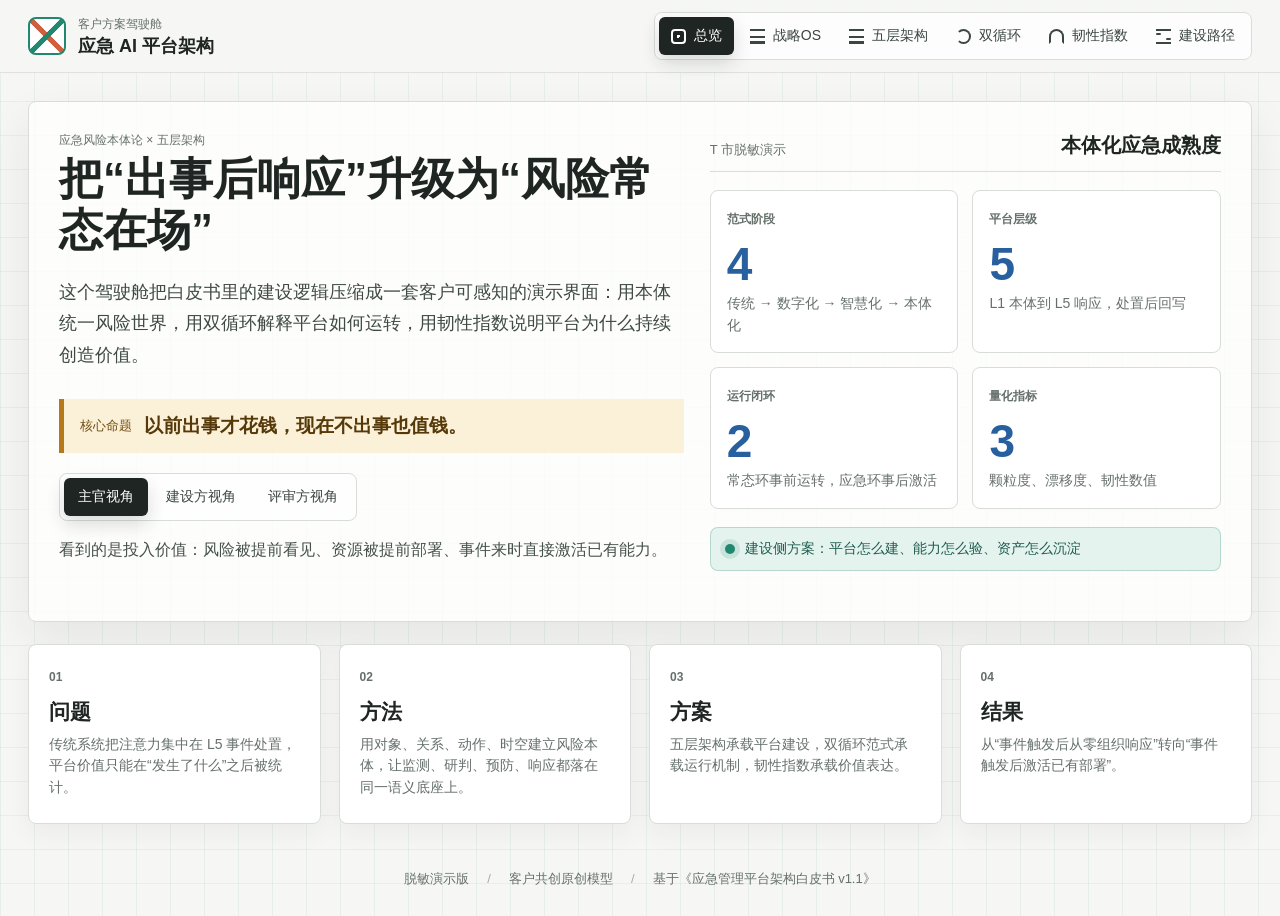
<file: index.html>
<!doctype html>
<html lang="zh-CN">
  <head>
    <meta charset="UTF-8" />
    <meta name="viewport" content="width=device-width, initial-scale=1.0" />
    <title>应急 AI 平台架构驾驶舱</title>
    <link rel="stylesheet" href="styles.css" />
  </head>
  <body>
    <header class="topbar">
      <div class="brand">
        <span class="brand-mark" aria-hidden="true"></span>
        <div>
          <p>客户方案驾驶舱</p>
          <strong>应急 AI 平台架构</strong>
        </div>
      </div>
      <nav class="segmented" aria-label="驾驶舱视图切换">
        <button class="segment active" type="button" data-panel="cockpit">
          <span class="segment-icon overview-icon" aria-hidden="true"></span>
          总览
        </button>
        <button class="segment" type="button" data-panel="strategy-os">
          <span class="segment-icon stack-icon" aria-hidden="true"></span>
          战略OS
        </button>
        <button class="segment" type="button" data-panel="architecture">
          <span class="segment-icon stack-icon" aria-hidden="true"></span>
          五层架构
        </button>
        <button class="segment" type="button" data-panel="cycle">
          <span class="segment-icon loop-icon" aria-hidden="true"></span>
          双循环
        </button>
        <button class="segment" type="button" data-panel="resilience">
          <span class="segment-icon gauge-icon" aria-hidden="true"></span>
          韧性指数
        </button>
        <button class="segment" type="button" data-panel="roadmap">
          <span class="segment-icon route-icon" aria-hidden="true"></span>
          建设路径
        </button>
      </nav>
    </header>

    <main>
      <section class="panel active" id="cockpit">
        <div class="cockpit-grid">
          <article class="mission">
            <p class="eyebrow">应急风险本体论 × 五层架构</p>
            <h1>把“出事后响应”升级为“风险常态在场”</h1>
            <p class="lead">
              这个驾驶舱把白皮书里的建设逻辑压缩成一套客户可感知的演示界面：用本体统一风险世界，用双循环解释平台如何运转，用韧性指数说明平台为什么持续创造价值。
            </p>
            <div class="thesis">
              <span>核心命题</span>
              <strong>以前出事才花钱，现在不出事也值钱。</strong>
            </div>
            <div class="audience-switch" role="group" aria-label="客户视角">
              <button class="audience active" type="button" data-audience="owner">主官视角</button>
              <button class="audience" type="button" data-audience="builder">建设方视角</button>
              <button class="audience" type="button" data-audience="reviewer">评审方视角</button>
            </div>
            <p class="audience-copy" id="audienceCopy">
              看到的是投入价值：风险被提前看见、资源被提前部署、事件来时直接激活已有能力。
            </p>
          </article>

          <aside class="situation">
            <div class="situation-head">
              <span>T 市脱敏演示</span>
              <strong>本体化应急成熟度</strong>
            </div>
            <div class="kpi-grid">
              <div class="kpi">
                <span>范式阶段</span>
                <strong>4</strong>
                <p>传统 → 数字化 → 智慧化 → 本体化</p>
              </div>
              <div class="kpi">
                <span>平台层级</span>
                <strong>5</strong>
                <p>L1 本体到 L5 响应，处置后回写</p>
              </div>
              <div class="kpi">
                <span>运行闭环</span>
                <strong>2</strong>
                <p>常态环事前运转，应急环事后激活</p>
              </div>
              <div class="kpi">
                <span>量化指标</span>
                <strong>3</strong>
                <p>颗粒度、漂移度、韧性数值</p>
              </div>
            </div>
            <div class="status-strip">
              <span></span>
              建设侧方案：平台怎么建、能力怎么验、资产怎么沉淀
            </div>
          </aside>
        </div>

        <div class="signal-row">
          <article class="signal-card">
            <span class="signal-index">01</span>
            <h2>问题</h2>
            <p>传统系统把注意力集中在 L5 事件处置，平台价值只能在“发生了什么”之后被统计。</p>
          </article>
          <article class="signal-card">
            <span class="signal-index">02</span>
            <h2>方法</h2>
            <p>用对象、关系、动作、时空建立风险本体，让监测、研判、预防、响应都落在同一语义底座上。</p>
          </article>
          <article class="signal-card">
            <span class="signal-index">03</span>
            <h2>方案</h2>
            <p>五层架构承载平台建设，双循环范式承载运行机制，韧性指数承载价值表达。</p>
          </article>
          <article class="signal-card">
            <span class="signal-index">04</span>
            <h2>结果</h2>
            <p>从“事件触发后从零组织响应”转向“事件触发后激活已有部署”。</p>
          </article>
        </div>
      </section>

      <section class="panel" id="strategy-os">
        <div class="opc-shell">
          <div class="opc-hero">
            <div>
              <p class="opc-kicker">OPC Strategic Dashboard Skill · 本地迁移版</p>
              <h2>应急平台战略工作台</h2>
              <p>
                按 OPC 四层架构重组当前方案：主题层负责方向，任务层负责推进，脑层负责产出，成本层负责节奏与回流。
              </p>
            </div>
            <div class="opc-health">
              <span>战略健康度</span>
              <strong id="opcHealth">--</strong>
              <small>由 6 主题分数与任务状态聚合</small>
            </div>
          </div>

          <div class="opc-grid">
            <article class="opc-card theme-board">
              <div class="opc-card-head">
                <span>L1 · Theme Layer</span>
                <strong>6 主题系统</strong>
              </div>
              <div class="opc-theme-grid" id="opcThemeGrid" aria-live="polite"></div>
            </article>

            <article class="opc-card task-board">
              <div class="opc-card-head">
                <span>L2 · Task Layer</span>
                <strong>任务前置契约</strong>
              </div>
              <div class="task-distribution" id="taskDistribution"></div>
              <div class="opc-task-list" id="opcTaskList"></div>
            </article>

            <article class="opc-card brain-board">
              <div class="opc-card-head">
                <span>L3 · Brain Layer</span>
                <strong>三脑协同</strong>
              </div>
              <div class="brain-list" id="brainList"></div>
            </article>

            <article class="opc-card cost-board">
              <div class="opc-card-head">
                <span>L4 · Cost Layer</span>
                <strong>成本与回流</strong>
              </div>
              <div class="cost-chart" id="costChart" aria-label="8周成本趋势"></div>
              <div class="backflow-chart" id="backflowChart" aria-label="7日回流吞吐"></div>
              <p class="cost-risk" id="costRisk"></p>
            </article>
          </div>

          <div class="opc-lower-grid">
            <article class="opc-card zoom-board">
              <div class="opc-card-head">
                <span>Strategic Zoom Panels</span>
                <strong>战略任务 Zoom</strong>
              </div>
              <div class="zoom-buttons" id="zoomButtons"></div>
              <div class="zoom-panel" id="zoomPanel"></div>
            </article>

            <article class="opc-card pipeline-board">
              <div class="opc-card-head">
                <span>Aggregator → JSON → HTML/MD</span>
                <strong>数据聚合流水线</strong>
              </div>
              <ol class="pipeline-list" id="pipelineList"></ol>
              <div class="automation-note" id="automationNote"></div>
            </article>

            <article class="opc-card registry-board">
              <div class="opc-card-head">
                <span>Panel Registry Roadmap</span>
                <strong>面板登记册演变路线图</strong>
              </div>
              <ul class="registry-list" id="registryList"></ul>
            </article>
          </div>
        </div>
      </section>

      <section class="panel" id="architecture">
        <div class="section-head">
          <p class="eyebrow">L1-L5 平台架构</p>
          <h2>价值产生在 L1-L4，L5 是能量出口</h2>
          <p>五层架构不是功能清单，而是一套从风险资产到应急行动的闭环系统。</p>
        </div>
        <div class="architecture-layout">
          <div class="layer-stack" role="list" aria-label="五层架构">
            <button class="layer-card active" type="button" data-layer="l1">
              <span>L1</span>
              <strong>风险本体</strong>
              <small>对象 · 关系 · 动作 · 时空</small>
            </button>
            <button class="layer-card" type="button" data-layer="l2">
              <span>L2</span>
              <strong>风险监测</strong>
              <small>多源接入 · 告警聚合</small>
            </button>
            <button class="layer-card" type="button" data-layer="l3">
              <span>L3</span>
              <strong>风险研判</strong>
              <small>级联推演 · 决策可解释</small>
            </button>
            <button class="layer-card" type="button" data-layer="l4">
              <span>L4</span>
              <strong>风险预防</strong>
              <small>主动部署 · 事件即激活</small>
            </button>
            <button class="layer-card" type="button" data-layer="l5">
              <span>L5</span>
              <strong>事件响应</strong>
              <small>处置闭环 · 回写本体</small>
            </button>
          </div>

          <article class="layer-detail" id="layerDetail">
            <p class="detail-kicker">当前层级</p>
            <h3>L1 风险本体</h3>
            <p>
              L1 是平台的语义底座。风险源、承灾体、应对力量、决策主体、信息载体被统一建模，后续监测、研判、预防和响应才不是孤立功能。
            </p>
            <dl>
              <div>
                <dt>核心输入</dt>
                <dd>业务对象、空间网格、时间窗口、历史案例</dd>
              </div>
              <div>
                <dt>关键输出</dt>
                <dd>风险目录、关系图谱、动作规则、回写接口</dd>
              </div>
              <div>
                <dt>客户可听懂的话</dt>
                <dd>先把风险世界建成可推理的“城市底座”。</dd>
              </div>
            </dl>
          </article>

          <div class="flow-board" aria-label="五层架构流向">
            <svg viewBox="0 0 720 360" role="img">
              <title>五层架构数据流与控制流</title>
              <defs>
                <marker id="flowArrow" viewBox="0 0 10 10" refX="8" refY="5" markerWidth="7" markerHeight="7" orient="auto">
                  <path d="M1 1L8 5L1 9" fill="none" stroke="currentColor" stroke-width="1.8" stroke-linecap="round" />
                </marker>
              </defs>
              <g class="flow-line data">
                <path d="M80 286 C180 235 220 214 310 184 S470 123 640 73" marker-end="url(#flowArrow)" />
                <text x="90" y="245">数据流：本体 → 监测 → 研判 → 预防 → 响应</text>
              </g>
              <g class="flow-line control">
                <path d="M640 112 C520 160 465 188 370 210 S200 255 80 312" marker-end="url(#flowArrow)" />
                <text x="343" y="286">控制流：响应反馈 → 本体演化</text>
              </g>
              <g class="flow-node n1"><rect x="42" y="250" width="112" height="58" rx="8"/><text x="98" y="274">L1</text><text x="98" y="294">风险本体</text></g>
              <g class="flow-node n2"><rect x="182" y="203" width="112" height="58" rx="8"/><text x="238" y="227">L2</text><text x="238" y="247">风险监测</text></g>
              <g class="flow-node n3"><rect x="322" y="156" width="112" height="58" rx="8"/><text x="378" y="180">L3</text><text x="378" y="200">风险研判</text></g>
              <g class="flow-node n4"><rect x="462" y="109" width="112" height="58" rx="8"/><text x="518" y="133">L4</text><text x="518" y="153">风险预防</text></g>
              <g class="flow-node n5"><rect x="602" y="62" width="112" height="58" rx="8"/><text x="658" y="86">L5</text><text x="658" y="106">事件响应</text></g>
            </svg>
          </div>
        </div>

        <div class="module-grid">
          <article>
            <span>旗舰模组 A</span>
            <h3>级联推演</h3>
            <p>解决“第二跳之后失效”：暴雨、内涝、危化、交通等关系被建成本体关系层。</p>
          </article>
          <article>
            <span>旗舰模组 B</span>
            <h3>决策可解释</h3>
            <p>每个判断都能回到数据、规则、案例与推理链，让 AI 建议可审计、可复盘。</p>
          </article>
          <article>
            <span>机制创新</span>
            <h3>回写本体</h3>
            <p>处置完成后把实际级联路径、阈值偏差、新风险点回写 L1，让平台越用越聪明。</p>
          </article>
        </div>
      </section>

      <section class="panel" id="cycle">
        <div class="section-head">
          <p class="eyebrow">客户共创原创模型</p>
          <h2>双循环范式：常态环 × 应急环</h2>
          <p>风险点是双环关联枢纽。常态环事前持续运转，应急环事后激活，处置复盘再回写本体。</p>
        </div>
        <div class="cycle-layout">
          <div class="cycle-viz focus-normal" id="cycleViz">
            <svg viewBox="0 0 680 640" role="img" aria-label="应急管理双循环范式">
              <defs>
                <marker id="arrowGreen" viewBox="0 0 10 10" refX="8" refY="5" markerWidth="7" markerHeight="7" orient="auto-start-reverse">
                  <path d="M2 1L8 5L2 9" fill="none" stroke="#21886f" stroke-width="1.7" stroke-linecap="round" stroke-linejoin="round" />
                </marker>
                <marker id="arrowCoral" viewBox="0 0 10 10" refX="8" refY="5" markerWidth="7" markerHeight="7" orient="auto-start-reverse">
                  <path d="M2 1L8 5L2 9" fill="none" stroke="#cf5f3e" stroke-width="1.7" stroke-linecap="round" stroke-linejoin="round" />
                </marker>
              </defs>
              <text class="cycle-title" x="340" y="34" text-anchor="middle">应急管理双循环范式 · 风险点为核</text>
              <text class="cycle-subtitle" x="340" y="56" text-anchor="middle">常态环顺时针 × 应急环逆时针 × 莫比乌斯回写</text>

              <g class="cycle-normal">
                <circle cx="150" cy="300" r="118" class="ring-bg normal" />
                <path class="ring-path normal" d="M 150 182 A 118 118 0 0 1 268 300" marker-end="url(#arrowGreen)" />
                <path class="ring-path normal" d="M 268 300 A 118 118 0 0 1 150 418" marker-end="url(#arrowGreen)" />
                <path class="ring-path normal" d="M 150 418 A 118 118 0 0 1 32 300" marker-end="url(#arrowGreen)" />
                <path class="ring-path normal" d="M 32 300 A 118 118 0 0 1 150 182" marker-end="url(#arrowGreen)" />
                <text class="ring-label normal" x="54" y="112">常态环 · 事前</text>
                <text class="ring-note normal" x="54" y="130">识别 → 监测预警 → 预警研判 → 预案</text>
                <g class="cycle-node normal-node" transform="translate(150 182)">
                  <circle r="32" /><text y="-6">识别</text><text y="12">风险源建模</text>
                </g>
                <g class="cycle-node normal-node" transform="translate(268 300)">
                  <circle r="32" /><text y="-6">监测</text><text y="12">预警</text>
                </g>
                <g class="cycle-node normal-node" transform="translate(150 418)">
                  <circle r="32" /><text y="-6">预警</text><text y="12">研判</text>
                </g>
                <g class="cycle-node plan-node" transform="translate(32 300)">
                  <circle r="32" /><text y="-6">预案</text><text y="12">主动预防</text>
                </g>
              </g>

              <g class="cycle-emergency">
                <circle cx="530" cy="300" r="118" class="ring-bg emergency" />
                <path class="ring-path emergency" d="M 412 300 A 118 118 0 0 0 530 418" marker-end="url(#arrowCoral)" />
                <path class="ring-path emergency" d="M 530 418 A 118 118 0 0 0 648 300" marker-end="url(#arrowCoral)" />
                <path class="ring-path emergency" d="M 648 300 A 118 118 0 0 0 530 182" marker-end="url(#arrowCoral)" />
                <path class="ring-path emergency" d="M 530 182 A 118 118 0 0 0 412 300" marker-end="url(#arrowCoral)" />
                <text class="ring-label emergency" x="552" y="112">应急环 · 事后</text>
                <text class="ring-note emergency" x="552" y="130">突发 → 研判 → 处置 → 复盘</text>
                <g class="cycle-node emergency-node" transform="translate(412 300)">
                  <circle r="32" /><text y="-6">突发</text><text y="12">事件</text>
                </g>
                <g class="cycle-node emergency-node" transform="translate(530 418)">
                  <circle r="32" /><text y="-6">研判</text><text y="12">推演</text>
                </g>
                <g class="cycle-node emergency-node" transform="translate(648 300)">
                  <circle r="32" /><text y="-6">处置</text><text y="12">激活</text>
                </g>
                <g class="cycle-node review-node" transform="translate(530 182)">
                  <circle r="32" /><text y="-6">复盘</text><text y="12">回写</text>
                </g>
              </g>

              <g class="cycle-risk">
                <circle class="risk-glow" cx="340" cy="300" r="42" />
                <circle class="risk-core" cx="340" cy="300" r="36" />
                <text class="risk-title" x="340" y="290" text-anchor="middle">风险点</text>
                <text class="risk-copy" x="340" y="308" text-anchor="middle">最小风险单元</text>
                <text class="risk-copy" x="340" y="326" text-anchor="middle">L1 · 本体原子层</text>
                <text class="interface-copy" x="340" y="366" text-anchor="middle">接口物：预案 + 监测数据</text>
              </g>

              <path id="mobiusPath" class="mobius-path" d="M 150 182 A 118 118 0 0 1 268 300 L 340 300 L 412 300 A 118 118 0 0 0 530 418 A 118 118 0 0 0 648 300 A 118 118 0 0 0 530 182 A 118 118 0 0 0 412 300 L 340 300 L 150 418 A 118 118 0 0 1 32 300 A 118 118 0 0 1 150 182 Z" />
              <circle class="mobius-ball" r="9">
                <animateMotion dur="16s" repeatCount="indefinite"><mpath href="#mobiusPath" /></animateMotion>
              </circle>
              <circle class="mobius-tail" r="6">
                <animateMotion dur="16s" begin="-0.6s" repeatCount="indefinite"><mpath href="#mobiusPath" /></animateMotion>
              </circle>
              <text class="mobius-label" x="340" y="246" text-anchor="middle">∞ 常态即准备，应急即校正</text>

              <g class="theory-row">
                <text x="36" y="510">UNDRR 仙台框架</text>
                <text x="190" y="510">ISO 31000</text>
                <text x="310" y="510">Multi-Hazard EWS</text>
                <text x="476" y="510">ICS + AAR</text>
                <text x="580" y="510">PDCA</text>
              </g>
              <rect class="cycle-slogan" x="20" y="548" width="640" height="34" rx="8" />
              <text class="cycle-slogan-text" x="340" y="570" text-anchor="middle">事件触发后从零组织响应 → 事件触发后激活已有部署</text>
            </svg>
          </div>

          <aside class="cycle-panel">
            <div class="cycle-tabs" role="group" aria-label="双循环聚焦">
              <button class="cycle-tab active" type="button" data-cycle="normal">常态环</button>
              <button class="cycle-tab" type="button" data-cycle="emergency">应急环</button>
              <button class="cycle-tab" type="button" data-cycle="risk">风险点</button>
              <button class="cycle-tab" type="button" data-cycle="mobius">莫比乌斯</button>
            </div>
            <div class="cycle-copy" id="cycleCopy">
              <span>事前持续运转</span>
              <h3>识别、监测预警、预警研判、预案</h3>
              <p>常态环把风险维持在“被看见、被监测、被研判、被预防”的状态，平台价值沉淀在 L1-L4。</p>
            </div>
            <ul class="compact-list">
              <li><strong>双触发：</strong>监测预警超阈值 + 突发事件直接激活</li>
              <li><strong>双接口：</strong>预案 + 监测数据</li>
              <li><strong>双验证：</strong>全球框架对标 + 本地业务回写</li>
            </ul>
          </aside>
        </div>
      </section>

      <section class="panel" id="resilience">
        <div class="section-head">
          <p class="eyebrow">城市韧性指数模型</p>
          <h2>把“平台能力”转成客户能感知的韧性数值</h2>
          <p>韧性不是口号，而是抗凹陷力、恢复速度、资源弹性的乘积式表达。</p>
        </div>
        <div class="resilience-layout">
          <article class="resilience-control">
            <div class="index-readout">
              <span>韧性指数</span>
              <strong id="resilienceScore">82</strong>
              <p id="resilienceStatus">强韧：资源厚度充足，跨类调度顺畅。</p>
            </div>
            <label class="slider-row">
              <span>抗凹陷力</span>
              <input type="range" min="30" max="100" value="86" data-metric="resist" />
              <output id="resistValue">86</output>
            </label>
            <label class="slider-row">
              <span>恢复速度</span>
              <input type="range" min="30" max="100" value="78" data-metric="recover" />
              <output id="recoverValue">78</output>
            </label>
            <label class="slider-row">
              <span>资源弹性</span>
              <input type="range" min="30" max="100" value="80" data-metric="elastic" />
              <output id="elasticValue">80</output>
            </label>
            <div class="formula">
              城市韧性 = 抗凹陷力 × 恢复速度 × 资源弹性
            </div>
          </article>
          <figure class="resilience-figure">
            <img src="assets/city-resilience-index.svg" alt="城市韧性指数模型：球面厚度、冲击态、恢复曲线与公式" />
          </figure>
        </div>
      </section>

      <section class="panel" id="roadmap">
        <div class="section-head">
          <p class="eyebrow">从白皮书到可交付方案</p>
          <h2>用四步把方法论落成平台建设路径</h2>
          <p>每一步都对应客户可验收的成果，不停留在概念层。</p>
        </div>
        <div class="roadmap">
          <article class="roadmap-step">
            <span>01</span>
            <h3>90 天样板</h3>
            <p>选 3-5 个高价值风险场景，建立最小风险本体、监测接入和研判样例。</p>
            <strong>交付：本体样板库 + 双循环演示屏</strong>
          </article>
          <article class="roadmap-step">
            <span>02</span>
            <h3>6 个月旗舰</h3>
            <p>围绕级联推演和决策可解释建立 L3 旗舰能力，形成可汇报的差异化模组。</p>
            <strong>交付：级联推演大屏 + 解释链档案</strong>
          </article>
          <article class="roadmap-step">
            <span>03</span>
            <h3>12 个月闭环</h3>
            <p>打通 L1-L5，形成事件即激活、处置闭环、复盘回写本体的完整机制。</p>
            <strong>交付：平台闭环验收包 + 回写规范</strong>
          </article>
          <article class="roadmap-step">
            <span>04</span>
            <h3>跨城平移</h3>
            <p>把通用本体、指标体系、建设方法和演示驾驶舱沉淀为咨询输出资产。</p>
            <strong>交付：跨城复制手册 + 标准方案包</strong>
          </article>
        </div>

        <div class="decision-board">
          <article>
            <span>A</span>
            <h3>先打概念</h3>
            <p>适合首次拜访客户，用驾驶舱讲清楚范式价值和双循环逻辑。</p>
          </article>
          <article>
            <span>B</span>
            <h3>先打建设</h3>
            <p>适合面对建设方，把 L1-L5 拆成可实施、可验收、可招采的能力包。</p>
          </article>
          <article>
            <span>C</span>
            <h3>先打评审</h3>
            <p>适合面对主官或评审，用韧性指数和回写闭环证明投入价值。</p>
          </article>
        </div>
      </section>
    </main>

    <footer class="footer">
      <span>脱敏演示版</span>
      <span>客户共创原创模型</span>
      <span>基于《应急管理平台架构白皮书 v1.1》</span>
    </footer>

    <script src="app.js"></script>
  </body>
</html>
</file>
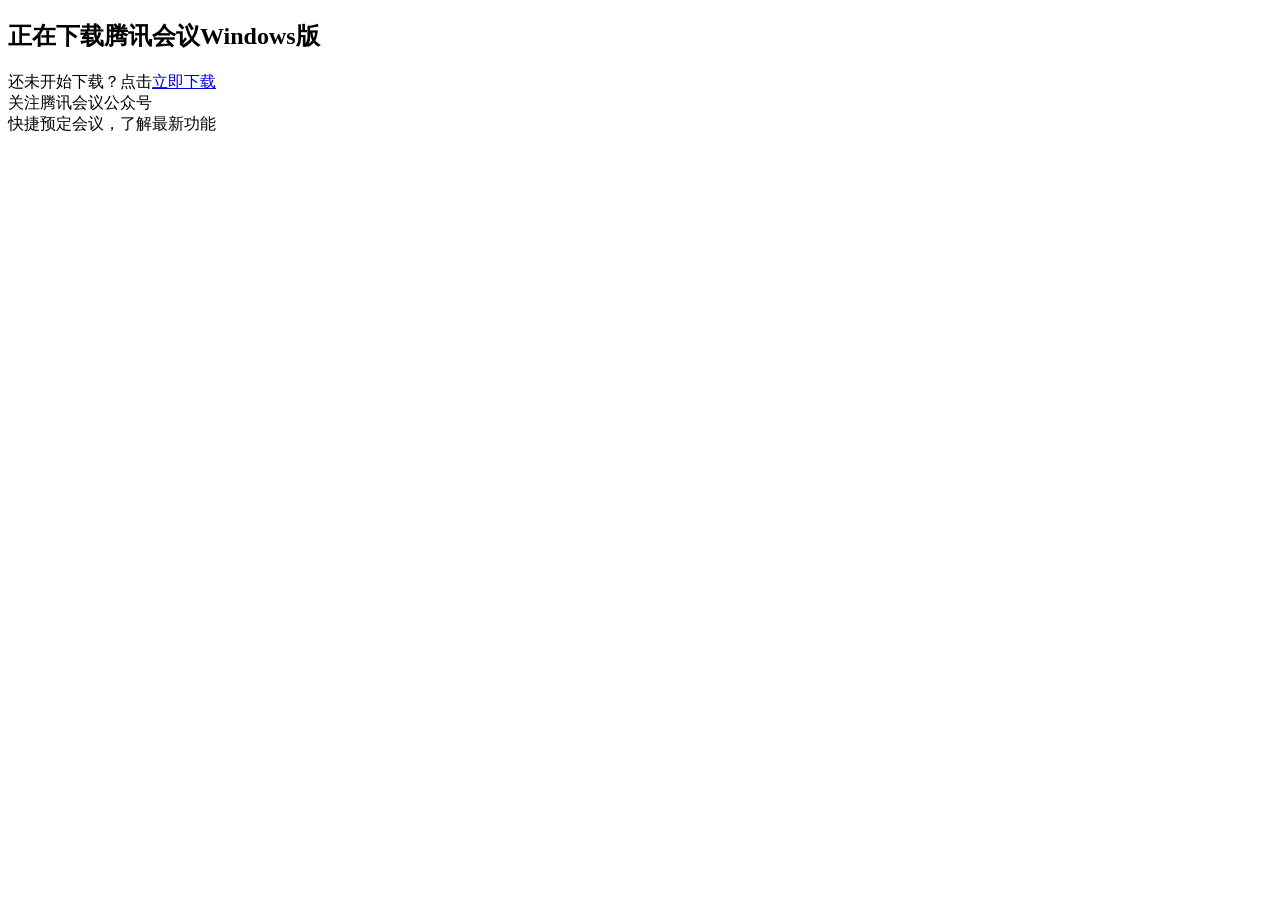
<file: tencent-meeting-download.html>
<!DOCTYPE html><html><head><meta charSet="utf-8"/><meta name="viewport" content="width=device-width, initial-scale=1.0, user-scalable=0, maximum-scale=1, minimum-scale=1, viewport-fit=cover"/><title>云会议下载_视频会议下载_远程会议下载_语音会议下载-腾讯会议</title><meta name="keywords" content="云会议下载,视频会议下载,远程会议下载,语音会议下载,腾讯会议下载,腾讯会议安装"/><meta name="description" content="腾讯会议是一款基于腾讯20多年音视频通讯经验积累的高清流畅、便捷易用、安全可靠的多人远程音视频会议产品。目前有多种版本腾讯会议供您下载安装：MacOS、Windows、iOS、Android、微信小程序。"/><meta name="next-head-count" content="5"/><link rel="icon" href="/favicon.ico"/><link rel="dns-prefetch" href="//meeting.tencent.com"/><link href="https://cdn.meeting.tencent.com/assets/next-website/logo128.png" type="image/png" rel="apple-touch-icon"/><link href="https://cdn.meeting.tencent.com/assets/next-website/manifest.json" rel="manifest"/><meta http-equiv="Content-Security-Policy" content="frame-src &#x27;self&#x27; *.tencent.com *.qq.com *.myqcloud.com *.qcloud.com *.tencentcs.com *.tencent-cloud.cn *.woa.com *.voovmeeting.com *.tencentmeeting.com wemeet://*;"/><meta charSet="utf-8"/><meta http-equiv="X-UA-Compatible" content="IE=Edge"/><meta name="format-detection" content="telephone=no"/><meta name="format-detection" content="address=no"/><meta name="apple-mobile-web-app-capable" content="yes"/><meta name="apple-mobile-web-app-status-bar-style" content="black"/><meta name="theme-color" content="#000000"/><meta name="google" content="notranslate"/><meta name="screen-orientation" content="portrait"/><meta name="x5-orientation" content="portrait"/><meta http-equiv="Cache-Control" content="no-cache, no-store, must-revalidate"/><meta http-equiv="Pragma" content="no-cache"/><meta http-equiv="Expires" content="0"/><meta name="google-site-verification" content="9VCE83L9pWVIQHLaTDY4LpjIz1x7kloPhi2beMcKEV8"/><meta name="msvalidate.01" content="F73E81D8296FB2B887AECEB7D0392C67"/><meta name="baidu-site-verification" content="code-vCBVZkBzIZ"/><meta name="sogou_site_verification" content="Ftcqb1pOcu"/><meta name="360-site-verification" content="453643c234a7d8075bb018d8062ed9c7"/><script>function checkIE() {
                  try {
                    var isFixPage = location.pathname.indexOf('/IEFix') != -1;
                    var isLeIE = navigator.userAgent.toUpperCase().indexOf("TRIDENT/") != -1 || navigator.userAgent.toUpperCase().indexOf("MSIE") != -1;
                    if (!isFixPage && isLeIE) {
                      location.href = '/IEFix.html';
                    }
                  } catch (error) {
                    console.log(error);
                  }
                };
              checkIE();
            </script><script>
try {
  var userAgent = window.navigator.userAgent;
  var userAgentLower = userAgent.toLowerCase();
  var isApp = /app\/tencent_wemeet/i.test(userAgentLower);
  var isMobile = /android|iphone|ipad|ipod|mobile/i.test(userAgent);
  var isWechat = /micromessenger/i.test(userAgent) || /wxwork/i.test(userAgent);
  var env = isApp ? 'app' : (isWechat ? 'wechat' : 'browser');
  document.documentElement.setAttribute('data-client-env', env);

  var adaptDarkMode = document.querySelector('html').hasAttribute('adapt-dark-mode');
  if (adaptDarkMode) {
    var __defaultTheme = isApp && /app_theme\/dark/i.test(userAgentLower) ? 'dark' : 'light';
    // 安卓切换主题会重建webview，所以ua一定是对的；非安卓取触发回调时设置的sessionStorage
    if (isApp && !/android|adr/i.test(userAgentLower)) {
      var __changedTheme = window.sessionStorage.getItem('wm_app_theme');
      if (__changedTheme) {
        __defaultTheme = __changedTheme;
      }
    }
    document.querySelector('html').setAttribute('theme', __defaultTheme);
    document.querySelector('html').removeAttribute('adapt-dark-mode');
  }
} catch { }
  </script><script async="">
function changeURLArg(url,arg,arg_val){ 
  var pattern=arg+'=([^&]*)'; 
  var replaceText=arg+'='+arg_val; 
  if(url.match(pattern)){ 
      var tmp='/('+ arg+'=)([^&]*)/gi'; 
      tmp=url.replace(eval(tmp),replaceText); 
      return tmp;  
  }
  return url
}

function getCookie(cookieName) {
  var arr;
  var reg = new RegExp("(^| )".concat(cookieName, "=([^;]*)(;|$)"));
  if (arr = document.cookie.match(reg)) {
    return decodeURIComponent(arr[2]);
  }
  return null;
}
try {
  var l = window.location;
  var isPreload = /webview_preload=1/.test(l.href);

  /**
 *  ==========================================================================
 * @tencent/aegis-web-sdk@1.43.5 (c) 2024 TencentCloud Real User Monitoring.
 * Author pumpkincai.
 * Last Release Time Fri Jan 05 2024 11:43:38 GMT+0800 (GMT+08:00).
 * Released under the MIT License.
 * Thanks for supporting RUM & Aegis!
 * ==========================================================================
 **/
!function(e,t){"object"==typeof exports&&"undefined"!=typeof module?module.exports=t():"function"==typeof define&&define.amd?define(t):(e="undefined"!=typeof globalThis?globalThis:e||self).Aegis=t()}(this,function(){"use strict";var q,j;function _(e){this.name="__st"+(1e9*Math.random()>>>0)+q+"__",null!=e&&e.forEach(this.add,this),q+=1}Array.prototype.find||Object.defineProperty(Array.prototype,"find",{configurable:!0,writable:!0,value:function(e){if(null===this)throw new TypeError('"this" is null or not defined');var t=Object(this),n=t.length>>>0;if("function"!=typeof e)throw new TypeError("predicate must be a function");for(var r=arguments[1],o=0;o<n;){var i=t[o];if(e.call(r,i,o,t))return i;o+=1}}}),window.WeakSet||(q=Date.now()%1e9,_.prototype.add=function(e){var t=this.name;return e[t]||Object.defineProperty(e,t,{value:!0,writable:!0}),this},_.prototype.delete=function(e){return!!e[this.name]&&!(e[this.name]=void 0)},_.prototype.has=function(e){return!!e[this.name]},j=_,Object.defineProperty(window,"WeakSet",{value:function(e){return new j(e)}})),Object.assign||Object.defineProperty(Object,"assign",{enumerable:!1,configurable:!0,writable:!0,value:function(e){if(null==e)throw new TypeError("Cannot convert first argument to object");for(var t=Object(e),n=1;n<arguments.length;n++)if(null!=(r=arguments[n]))for(var r=Object(r),o=Object.keys(Object(r)),i=0,a=o.length;i<a;i++){var s=o[i],c=Object.getOwnPropertyDescriptor(r,s);null!=c&&c.enumerable&&(t[s]=r[s])}return t}});var D=function(e,t){return(D=Object.setPrototypeOf||({__proto__:[]}instanceof Array?function(e,t){e.__proto__=t}:function(e,t){for(var n in t)Object.prototype.hasOwnProperty.call(t,n)&&(e[n]=t[n])}))(e,t)},l=function(){return(l=Object.assign||function(e){for(var t,n=1,r=arguments.length;n<r;n++)for(var o in t=arguments[n])Object.prototype.hasOwnProperty.call(t,o)&&(e[o]=t[o]);return e}).apply(this,arguments)};function u(){for(var e=0,t=0,n=arguments.length;t<n;t++)e+=arguments[t].length;for(var r=Array(e),o=0,t=0;t<n;t++)for(var i=arguments[t],a=0,s=i.length;a<s;a++,o++)r[o]=i[a];return r}var M=/_?t(\d)?(imestamp)?=\d+&?/g,B=["aegis.qq.com","tamaegis.com","/aegis-sdk","rumt-","/flog.core.min.js","pingfore.qq.com","pingfore.tencent.com","zhiyan.tencent-cloud.net","h.trace.qq.com","btrace.qq.com","beacon.qq.com","dmplog.qq.com","qq.com/report","svibeacon.onezapp.com","cube.weixinbridge.com","doubleclick.net","pcmgrmonitor.3g.qq.com","tdm.qq.com","report.qqweb.qq.com","tpstelemetry.tencent.com","insight.cloud.tencent.com","facebook.com","facebook.net","google","yahoo.com","twitter.com","ga-audiences","report.idqqimg.com","arms-retcode.aliyuncs.com","px.effirst.com","sentry","baidu.com","hot-update.json","u.c.b.r.o.w.s.e.r","report.url.cn","sockjs-node","m3u8"],F=["ResizeObserver loop limit exceeded","ResizeObserver loop completed","Failed to execute 'transaction'","window.indexedDB.deleteDatabase is not a function"],W=["ext1","ext2","ext3","level","trace","tag","seq","code"],G=["static","fetch"],b="unknown",X=(e.prototype.indexOf=function(e,t){for(var n=0;n<e.length;n++)if(e[n].callback===t)return n;return-1},e.prototype.on=function(e,t,n){var r;if(void 0===n&&(n=0),this)return(r=this.eventsList[e])||(this.eventsList[e]=[],r=this.eventsList[e]),-1===this.indexOf(r,t)&&r.push({name:e,type:n||0,callback:t}),this},e.prototype.one=function(e,t){this.on(e,t,1)},e.prototype.remove=function(e,t){if(this){var n=this.eventsList[e];if(n){if(t)return n.length&&(t=this.indexOf(n,t),n.splice(t,1)),this;try{delete this.eventsList[e]}catch(e){}}return null}},e.prototype.clear=function(){this.eventsList={}},e),V={generateTraceId:J(16),generateSpanId:J(8)},$=Array(32);function e(){var a=this;this.emit=function(e,t){if(a){var n;if(null!=(r=a.eventsList[e])&&r.length)for(var r=r.slice(),o=0;o<r.length;o++){n=r[o];try{var i=n.callback.apply(a,[t]);if(1===n.type&&a.remove(e,n.callback),!1===i)break}catch(e){throw e}}return a}},this.eventsList={}}function J(t){return function(){for(var e=0;e<2*t;e++)$[e]=Math.floor(16*Math.random())+48,58<=$[e]&&($[e]+=39);return String.fromCharCode.apply(null,$.slice(0,2*t))}}function K(){return([1e7]+1e3+4e3+8e3+1e11).replace(/[018]/g,function(e){return(e^(16*Math.random()&15)>>e/4).toString(16)})}function z(){return"xxxxxxxx-xxxx-4xxx-yxxx-xxxxxxxxxxxx".replace(/[xy]/g,function(e){var t=16*Math.random()|0;return("x"===e?t:3&t|8).toString(16)})}function Q(e){for(var t,n,r,o="",i=0,a=(e=String(e)).length%3;i<e.length;){if(255<(t=e.charCodeAt(i++))||255<(n=e.charCodeAt(i++))||255<(r=e.charCodeAt(i++)))throw new TypeError("Failed to execute 'btoa': The string to be encoded contains characters outside of the Latin1 range.");o+=s.charAt((t=t<<16|n<<8|r)>>18&63)+s.charAt(t>>12&63)+s.charAt(t>>6&63)+s.charAt(63&t)}return a?o.slice(0,a-3)+"===".substring(a):o}function Y(e){if(e=String(e).replace(/[\t\n\f\r ]+/g,""),!ee.test(e))throw new TypeError("Failed to execute 'atob': The string to be decoded is not correctly encoded.");var t;e+="==".slice(2-(3&e.length));for(var n,r,o="",i=0;i<e.length;)t=s.indexOf(e.charAt(i++))<<18|s.indexOf(e.charAt(i++))<<12|(n=s.indexOf(e.charAt(i++)))<<6|(r=s.indexOf(e.charAt(i++))),o+=64===n?String.fromCharCode(t>>16&255):64===r?String.fromCharCode(t>>16&255,t>>8&255):String.fromCharCode(t>>16&255,t>>8&255,255&t);return o}function Z(e){var t,n="";return n="object"==typeof e&&(t=(e=function(e,t){for(var n=0;n<t.length;n++){var r=t[n],o=e[r]||"function"==typeof e.get&&e.get(r);if(o)return[r,o]}return["",""]}(e,Object.keys(ne)))[0],e=e[1],t)?ne[t](e):n}var n,s="ABCDEFGHIJKLMNOPQRSTUVWXYZabcdefghijklmnopqrstuvwxyz0123456789+/=",ee=/^(?:[A-Za-z\d+\/]{4})*?(?:[A-Za-z\d+\/]{2}(?:==)?|[A-Za-z\d+\/]{3}=?)?$/,te=(t.prototype.generate=function(e,t,n){if(void 0===t&&(t={}),this.url=e,!this.isUrlIgnored()&&this.isUrlInTraceUrls()&&this.traceType){switch(this.traceType){case"traceparent":this.traceId=this.createTraceparent();break;case"b3":this.traceId=this.createB3();break;case"sw8":this.traceId=this.createSw8(n);break;case"sentry-trace":this.traceId=this.createSentryTrace();break;default:return console.warn("this trace key "+this.traceType+" is not supported"),void(this.traceId="")}return t[this.traceType]&&(this.traceId=t[this.traceType]),{name:this.traceType,value:this.traceId}}},t.prototype.createTraceparent=function(){var e=V.generateSpanId();return"00-"+V.generateTraceId()+"-"+e+"-0"+Number(1).toString(16)},t.prototype.createB3=function(){var e=V.generateSpanId();return V.generateTraceId()+"-"+e+"-1"},t.prototype.createSw8=function(e){var t="function"==typeof btoa?btoa:Q,e=e||{},n=e.host,n=void 0===n?"":n,e=e.pathname,e=void 0===e?"":e,r=z(),o=z();return"1-"+String(t(o))+"-"+String(t(r))+"-1-"+String(t("aegis"))+"-"+String(t("1.43.5"))+"-"+String(t(encodeURI(e)))+"-"+String(t(n))},t.prototype.createSentryTrace=function(){var e=K().substring(16);return K()+"-"+e+"-1"},t.prototype.isUrlIgnored=function(){if(Array.isArray(this.ignoreUrls)&&0!==this.ignoreUrls.length)for(var e=0,t=this.ignoreUrls;e<t.length;e++){var n=t[e];if(this.urlMatches(this.url,n))return!0}return!1},t.prototype.isUrlInTraceUrls=function(){if(!this.urls)return!0;if(Array.isArray(this.urls)){if(0===this.urls.length)return!1;for(var e=0,t=this.urls;e<t.length;e++){var n=t[e];if(this.urlMatches(this.url,n))return!0}}return!1},t.prototype.urlMatches=function(e,t){return"string"==typeof t?e===t:!!e.match(t)},t),ne={sw8:function(e){var t="function"==typeof atob?atob:Y,e=e.split("-")[1];return e?t(e):""},traceparent:function(e){return e.split("-")[1]},b3:function(e){return e.split("-")[0]},"sentry-trace":function(e){return e.split("-")[0]}},re=function(e){if(!e||0===e.length)return"{}";e=Array.isArray(e)?e:[e];var t=Object.keys(e[0]),n={};return t.forEach(function(t){n[t]=e.map(function(e){return e[t]})}),n.count=e.length,be(n)};function t(e,t,n){void 0===n&&(n=null),this.traceType=e,this.ignoreUrls=t,this.urls=n}(o=n=n||{})[o.number=-1]="number",o.string="";function oe(e,t){return"number"==typeof e||"string"==typeof e?e:t?n.string:n.number}function E(e,t){return"string"==typeof e?e.split("?")[t?1:0]||"":e}function ie(e,t){return void 0===t&&(t=2048),String(e).replace(M,"").slice(0,t)}function ae(e){return"string"==typeof e&&/^\//.test(e)?"https:"===(null===location||void 0===location?void 0:location.protocol):/^https/.test(e)}function se(e,t,n){var r,o,i,a;try{if("function"==typeof(null==t?void 0:t.retCodeHandler))return i=(o=t.retCodeHandler(e,null==n?void 0:n.url,null==n?void 0:n.ctx,null==n?void 0:n.payload)||{}).code,a=o.isErr,{code:void 0===i?b:i,isErr:a};if(!(e="string"==typeof e?JSON.parse(e):e))return{code:b,isErr:!1};"function"==typeof(null==(r=null==t?void 0:t.ret)?void 0:r.join)&&(ye=[].concat(t.ret.map(function(e){return e.toLowerCase()})));var s=Object.getOwnPropertyNames(e).filter(function(e){return-1!==ye.indexOf(e.toLowerCase())});return s.length?{code:""+(i="未知"!==(i=e[s[0]])&&""!==i?i:b),isErr:0!==i&&"0"!==i&&i!==b}:{code:b,isErr:!1}}catch(e){return{code:b,isErr:!1}}}function ce(e,t,n){try{var r="function"==typeof t?t(e,null==n?void 0:n.url)||"":e;return Ee(r).slice(0,102400)}catch(e){return""}}function R(t,e){return"string"!=typeof t||!t||e&&-1<t.indexOf(e)||Te.test(t)||B.some(function(e){return-1<t.indexOf(e)})}function ue(n,r){var o,i=[],a=n.config;return n.lifeCycle.on("destroy",function(){i.length=0}),function(e,t){Array.isArray(e)?i=i.concat(e):i.push(e),r&&i.length>=r||n.sendNow&&0<i.length?(i=Se(i),t(i.splice(0,i.length)),o&&clearTimeout(o)):(o&&clearTimeout(o),o=setTimeout(function(){o=null,0<(i=Se(i)).length&&t(i.splice(0,i.length))},a.delay))}}function le(e,t){return Array.isArray(e)?t(e.map(function(e){return t=l(l({},e),{msg:"string"==typeof e.msg?e.msg:[].concat(e.msg).map(y).join(" ")}),W.forEach(function(e){t[e]||delete t[e]}),t;var t})):t([l(l({},e),{msg:"string"==typeof e.msg?e.msg:y(e.msg)})])}function fe(c,u){return function(e,t){var n,r,o,i=Array.isArray(e),a=i?e:[e],s=(c.lifeCycle.emit("beforeRequest",e),c.config.beforeRequest);(a="function"==typeof s?a.map(function(t){try{var e=s({logs:t,logType:u});return(null==e?void 0:e.logType)===u&&null!=e&&e.logs?e.logs:!1!==e&&t}catch(e){return t}}).filter(function(e){return!1!==e}):a).length&&(n=a,e=W,!Array.isArray(n)||n.length<=1||(r=[],o=[],!(o="string"==typeof e?[e]:e))||o.length<=0||(o.forEach(function(t){n.forEach(function(e){null!=e&&e[t]&&r.push(t)})}),0<r.length&&(n=n.map(function(e){var t={};return r.forEach(function(e){t[e]=""}),l(l({},t),e)}))),a=n,t(i?a:a[0]))}}function de(o){return function(e,t){o.lifeCycle.emit("modifyRequest",e);var n=o.config.modifyRequest;if("function"==typeof n)try{var r=n(e);"object"==typeof r&&"url"in r&&(e=r)}catch(e){console.error(e)}t(e)}}function pe(r){return function(e,t){null!=(n=r.lifeCycle)&&n.emit("afterRequest",e);var n=(r.config||{}).afterRequest;"function"==typeof n&&!1===n(e)||t(e)}}function m(n){if(n&&n.reduce&&n.length)return 1===n.length?function(e,t){n[0](e,t||Ce)}:n.reduce(function(n,r){return function(e,t){return void 0===t&&(t=Ce),n(e,function(e){return null==r?void 0:r(e,t)})}});throw new TypeError("createPipeline need at least one function param")}function he(t,n){Object.getOwnPropertyNames(t).forEach(function(e){"function"==typeof t[e]&&"constructor"!==e&&(n?n[e]="sendPipeline"===e?function(){return function(){}}:function(){}:t[e]=function(){})})}function ge(){return void 0!==window.performance&&"function"==typeof performance.getEntriesByType&&"function"==typeof performance.now}function r(e){return-1!==He.indexOf(e)}var w,v,f,me=["application/xhtml+xml","application/xml","application/pdf","application/pkcs12","application/javascript","application/x-javascript","application/ecmascript","application/vnd.mspowerpoint","application/vnd.apple.mpegurl","application/ogg","text/css","text/javascript","image","audio","video","video/mp2t"],ve=/\.(json|js|css|jpg|jpeg|png|svg|apng|webp|gif|bmp|mp4|mp3|ts|mpeg|wav|webm|ogg|flv|m3u8|ttf|woff2|otf|eot|woff|html|htm|shtml|shtm|)$/i,ye=["ret","retcode","code","errcode"],we=function(){var n=new WeakSet;return function(e,t){if(t instanceof Error)return"Error.message: "+t.message+" \n  Error.stack: "+t.stack;if("object"==typeof t&&null!==t){if(n.has(t))return"[Circular "+(e||"root")+"]";n.add(t)}return t}},y=function(e){if("string"==typeof e)return e;try{return e instanceof Error?(JSON.stringify(e,we(),4)||"undefined").replace(/"/gim,""):JSON.stringify(e,we(),4)||"undefined"}catch(e){return"error happen when aegis stringify: \n "+e.message+" \n "+e.stack}},be=function(e){if("string"==typeof e)return e;try{return JSON.stringify(e,we())||"undefined"}catch(e){return"error happen when aegis stringify: \n "+e.message+" \n "+e.stack}},Ee=function(n,r){void 0===r&&(r=3);var o,i,a,s="";return Array.isArray(n)?(s+="[",o=n.length,n.forEach(function(e,t){s=(s+="object"==typeof e&&1<r?Ee(e,r-1):Oe(e))+(t===o-1?"":",")}),s+="]"):n instanceof Object?(s="{",i=Object.keys(n),a=i.length,i.forEach(function(e,t){"object"==typeof n[e]&&1<r?s+='"'+e+'":'+Ee(n[e],r-1):s+=Re(e,n[e]),s+=t===a-1||t<a-1&&void 0===n[i[t+1]]?"":","}),s+="}"):s+=n,s},Re=function(e,t){var n=typeof t,r="";return"string"==n||"object"==n?r+='"'+e+'":"'+t+'"':"function"==typeof t?r+='"'+e+'":"function '+t.name+'"':"symbol"==typeof t?r+='"'+e+'":"symbol"':"number"!=typeof t&&"boolean"!=n||(r+='"'+e+'": '+t),r},Oe=function(e){var t=typeof e;return""+("undefined"==t||"symbol"==t||"function"==t?"null":"string"==t||"object"==t?'"'+e+'"':e)},Te=/data:(image|text|application|font)\/.*;base64/,Se=((o=w=w||{}).INFO_ALL="-1",o.API_RESPONSE="1",o.INFO="2",o.ERROR="4",o.PROMISE_ERROR="8",o.AJAX_ERROR="16",o.SCRIPT_ERROR="32",o.IMAGE_ERROR="64",o.CSS_ERROR="128",o.CONSOLE_ERROR="256",o.MEDIA_ERROR="512",o.RET_ERROR="1024",o.REPORT="2048",o.PV="4096",o.EVENT="8192",o.PAGE_NOT_FOUND_ERROR="16384",o.WEBSOCKET_ERROR="32768",o.BRIDGE_ERROR="65536",o.LAZY_LOAD_ERROR="131072",(o=v=v||{}).LOG="log",o.SPEED="speed",o.PERFORMANCE="performance",o.OFFLINE="offline",o.WHITE_LIST="whiteList",o.VITALS="vitals",o.PV="pv",o.CUSTOM_PV="customPV",o.EVENT="event",o.CUSTOM="custom",o.SDK_ERROR="sdkError",o.SET_DATA="setData",o.LOAD_PACKAGE="loadPackage",(o=f=f||{}).production="production",o.development="development",o.gray="gray",o.pre="pre",o.daily="daily",o.local="local",o.test="test",o.others="others",function(e){return e.filter(function(n,r){return"static"!==n.type||!e.find(function(e,t){return n.url===e.url&&200===n.status&&r<t})})}),xe=function(e){e.level===w.INFO_ALL&&(e.level=w.INFO)},O={},T={},Pe=function(e){return O[e]||(O[e]=setTimeout(function(){T[e]={},O[e]=null},6e4)),O[e]},Le=function(e){return(Array.isArray(e)?e:[e]).map(function(n){return Object.getOwnPropertyNames(n).reduce(function(e,t){return"ctx"!==t&&(e[t]=n[t]),e},{level:w.INFO,msg:""})})},ke=function(r){return function(e){return r.sendPipeline([function(e,n){return n({url:r.config.url||"",data:re(Le(e)),method:"post",contentType:"application/json",type:v.LOG,log:e,requestConfig:{timeout:5e3},success:function(){var t=r.config.onReport;"function"==typeof t&&e.forEach(function(e){t(e)}),"function"==typeof n&&n([])}})}],v.LOG)(e)}},Ce=function(){},o=(S.use=function(e){-1===S.installedPlugins.indexOf(e)&&e.aegisPlugin&&S.installedPlugins.push(e)},S.unuse=function(e){e=S.installedPlugins.indexOf(e);-1!==e&&S.installedPlugins.splice(e,1)},S.prototype.init=function(e){this.setConfig(e);for(var t=0;t<S.installedPlugins.length;t++)try{S.installedPlugins[t].patch(this)}catch(e){this.sendSDKError(e)}this.lifeCycle.emit("onInited")},S.prototype.destroy=function(e){void 0===e&&(e=!1);var t,n,r=S.instances.indexOf(this);-1!==r&&S.instances.splice(r,1);for(var o=S.installedPlugins.length-1;0<=o;o--)try{S.installedPlugins[o].unpatch(this)}catch(e){this.sendSDKError(e)}if(this.lifeCycle.emit("destroy"),this.lifeCycle.clear(),e)t=this,n=Object.getOwnPropertyDescriptors(t),Object.keys(n).forEach(function(e){n[e].writable&&(t[e]=null)}),Object.setPrototypeOf(this,null);else{for(var i=this;i.constructor!==Object&&he(i,this),i=Object.getPrototypeOf(i););0===S.instances.length&&(r=Object.getPrototypeOf(this).constructor,he(r),he(S))}},S.prototype.setConfig=function(e){Object.assign(this.config,e);var e=this.config,t=e.id,n=e.uin,r=e.version,o=e.ext1,i=e.ext2,a=e.ext3,s=e.aid,c=e.env,u=void 0===c?"production":c,c=e.pageUrl,e=this.bean.id!==t||this.bean.uin!==n||this.bean.aid!==s;return this.bean.id=t||"",this.bean.uin=n||"",this.bean.version=r||"1.43.5",this.bean.aid=s||"",this.bean.env=function(){switch(u){case f.production:case f.development:case f.gray:case f.pre:case f.daily:case f.local:case f.test:case f.others:return 1;default:return}}()?u:f.others,c&&this.extendBean("from",encodeURIComponent(c.slice(0,2048))),o&&this.extendBean("ext1",encodeURIComponent(o)),i&&this.extendBean("ext2",encodeURIComponent(i)),a&&this.extendBean("ext3",encodeURIComponent(a)),e&&this.lifeCycle.emit("onConfigChange",this.config),this.config},S.prototype.extendBean=function(e,t){this.bean[e]=t},S.prototype.send=function(e,o,i){var t=this;return m([de(this),function(n,r){t.request(n,function(){for(var e=[],t=0;t<arguments.length;t++)e[t]=arguments[t];r({isErr:!1,result:e,logType:n.type,logs:n.log}),null!=o&&o.apply(void 0,e)},function(){for(var e=[],t=0;t<arguments.length;t++)e[t]=arguments[t];r({isErr:!0,result:e,logType:n.type,logs:n.log}),null!=i&&i.apply(void 0,e)})},pe(this)])(e)},S.prototype.sendSDKError=function(e){var n=this;this.sendPipeline([function(e,t){t({url:n.config.url+"?id=1085&msg[0]="+encodeURIComponent(y(e))+"&level[0]=2&from="+n.config.id+"&count=1&version="+n.config.id+"(1.43.5)",addBean:!1,method:"get",type:v.SDK_ERROR,log:e})}],v.SDK_ERROR)(e)},S.prototype.sendPipeline=function(e,t){var n,i=this;return m(u([function(e,t){if("number"!=typeof n.config.random&&(console.warn("random must in [0, 1], default is 1."),n.config.random=1),!n.isHidden||!n.isGetSample)if(n.isGetSample)n.isHidden||t(e);else{if(n.isGetSample=!0,Math.random()<n.config.random)return n.isHidden=!1,t(e);n.isHidden=!0}},fe(n=this,t)],e,[de(this),function(r,o){i.request(r,function(){for(var e=[],t=0;t<arguments.length;t++)e[t]=arguments[t];var n=!1;-1<(""+e[i.failRequestCount=0]).indexOf("403 forbidden")&&(n=!0,i.destroy()),o({isErr:n,result:e,logType:null==r?void 0:r.type,logs:null==r?void 0:r.log}),null!=(n=null==r?void 0:r.success)&&n.call.apply(n,u([r],e))},function(){for(var e,t=[],n=0;n<arguments.length;n++)t[n]=arguments[n];60<=++i.failRequestCount&&i.destroy(),-1<(""+t[0]).indexOf("403 forbidden")&&i.destroy(),o({isErr:!0,result:t,logType:null==r?void 0:r.type,logs:null==r?void 0:r.log}),null!=(e=null==r?void 0:r.fail)&&e.call.apply(e,u([r],t))})},pe(this)]))},S.prototype.info=function(){for(var e=[],t=0;t<arguments.length;t++)e[t]=arguments[t];var n={level:w.INFO,msg:e};1===e.length&&e[0].msg&&Object.assign(n,l({},e[0]),{level:w.INFO}),this.normalLogPipeline(n)},S.prototype.infoAll=function(){for(var e=[],t=0;t<arguments.length;t++)e[t]=arguments[t];var n={level:w.INFO_ALL,msg:e};1===e.length&&e[0].msg&&Object.assign(n,l({},e[0]),{level:w.INFO_ALL}),this.normalLogPipeline(n)},S.prototype.report=function(){for(var e=[],t=0;t<arguments.length;t++)e[t]=arguments[t];var n={level:w.REPORT,msg:e};1===e.length&&e[0].msg&&Object.assign(n,l({},e[0])),this.normalLogPipeline(n)},S.prototype.error=function(){for(var e=[],t=0;t<arguments.length;t++)e[t]=arguments[t];var n={level:w.ERROR,msg:e};1===e.length&&e[0].msg&&Object.assign(n,l({},e[0]),{level:w.ERROR}),this.normalLogPipeline(n)},S.prototype.reportEvent=function(e){e&&((e="string"==typeof e?{name:e,ext1:this.config.ext1||"",ext2:this.config.ext2||"",ext3:this.config.ext3||""}:e).name?("string"!=typeof e.name&&(console.warn("reportEvent params name must be string"),e.name=String(e.name)),this.eventPipeline(e)):console.warn("reportEvent params error"))},S.prototype.reportT=function(e){var t=e.name,n=e.duration,r=e.ext1,r=void 0===r?"":r,o=e.ext2,o=void 0===o?"":o,i=e.ext3,i=void 0===i?"":i,e=e.from;if("string"==typeof t&&"number"==typeof n&&"string"==typeof r&&"string"==typeof o&&"string"==typeof i){if(!(n<0||6e4<n))return this.submitCustomTime(t,n,r,o,i,void 0===e?"":e);console.warn("reportTime: duration must between 0 and 60000")}else console.warn("reportTime: params error")},S.prototype.reportTime=function(e,t){if("object"==typeof e)return this.reportT(e);"string"==typeof e?"number"==typeof t?t<0||6e4<t?console.warn("reportTime: duration must between 0 and 60000"):this.submitCustomTime(e,t):console.warn("reportTime: second param must be number"):console.warn("reportTime: first param must be a string")},S.prototype.time=function(e){"string"==typeof e?this.timeMap[e]?console.warn("Timer "+e+" already exists"):this.timeMap[e]=Date.now():console.warn("time: first param must be a string")},S.prototype.timeEnd=function(e){"string"==typeof e?this.timeMap[e]?(this.submitCustomTime(e,Date.now()-this.timeMap[e]),delete this.timeMap[e]):console.warn("Timer "+e+" does not exist"):console.warn("timeEnd: first param must be a string")},S.prototype.ready=function(e,t,n){throw new Error('You need to override "ready" method')},S.prototype.request=function(e,t,n){throw new Error('You need to override "request" method')},S.prototype.speedLogPipeline=function(e){throw new Error('You need to override "speedLogPipeline" method')},Object.defineProperty(S.prototype,"__version__",{get:function(){return"1.43.5"},enumerable:!1,configurable:!0}),Object.defineProperty(S.prototype,"LogType",{get:function(){return w},enumerable:!1,configurable:!0}),S.prototype.reportPv=function(e){e&&console.warn("reportPv is deprecated, please use reportEvent")},S.prototype.submitCustomTime=function(e,t,n,r,o,i){this.customTimePipeline({name:e,duration:t,ext1:n||this.config.ext1,ext2:r||this.config.ext2,ext3:o||this.config.ext3,from:i||void 0})},S.version="1.43.5",S.instances=[],S.logType=w,S.environment=f,S.installedPlugins=[],S),i=(c.prototype.patch=function(e){this.canUse(e)&&this.exist(e)&&(this.instances.push(e),this.triggerInit(e),this.triggerOnNewAegis(e))},c.prototype.unpatch=function(e){var t=this.instances.indexOf(e);-1!==t&&(this.instances.splice(t,1),0===this.instances.length)&&this.uninstall(e)},c.prototype.countInstance=function(){return this.instances.length},c.prototype.uninstall=function(e){var t;null!=(t=null==(t=this.option)?void 0:t.destroy)&&t.apply(this,[e])},c.prototype.walk=function(n){var r=this;this.instances.forEach(function(e){var t=r.canUse(e);t&&n(e,t)})},c.prototype.canUse=function(e){e=this.getConfig(e);return!(!e||"object"!=typeof e)||!!e},c.prototype.getConfig=function(e){return null==(e=e.config)?void 0:e[this.name]},c.prototype.exist=function(e){return-1===this.instances.indexOf(e)},c.prototype.triggerInit=function(e){var t;this.inited||(this.inited=!0,null==(t=null==(t=this.option)?void 0:t.init))||t.call(this.option,this.getConfig(e))},c.prototype.triggerOnNewAegis=function(e){var t;null!=(t=null==(t=this.option)?void 0:t.onNewAegis)&&t.call(this.option,e,this.getConfig(e))},c),Ae=new i({name:"aid",aid:"",init:function(e){try{var t=!0!==e&&e||window.localStorage.getItem("AEGIS_ID");t||(t="xxxxxxxx-xxxx-4xxx-yxxx-xxxxxxxxxxxx".replace(/[xy]/g,function(e){var t=16*Math.random()|0;return("x"===e?t:3&t|8).toString(16)}),window.localStorage.setItem("AEGIS_ID",t)),this.aid=t}catch(e){}},onNewAegis:function(e){e.bean.aid=this.aid,e.config.aid=this.aid}}),Ie=function(t){var n;return t.payload?(n={},Object.keys(t).forEach(function(e){"payload"!==e&&(n[e]=t[e])}),n):t},Ne=new i({name:"reportAssetSpeed"}),Ue=Ne=new i({name:"reportAssetSpeed",collectCur:0,collectEntryType:"resource",ASSETS_INITIATOR_TYPE:["img","css","script","link","audio","video"],onNewAegis:function(e){var t=this;ge()&&(this.collectSuccessLog(e),this.collectFailLog(e),performance.onresourcetimingbufferfull=function(){"function"==typeof performance.clearResourceTimings&&(t.collectCur=0,performance.clearResourceTimings())})},publish:function(t,n){this.$walk(function(e){e===n&&e.speedLogPipeline(t)})},publishMany:function(e,t){for(var n=t.config,r=0,o=e.length;r<o;r++){var i=e[r];-1===this.ASSETS_INITIATOR_TYPE.indexOf(i.initiatorType)||R(i.name,n.hostUrl)||this.publish(this.generateLog(i,n),t)}},collectSuccessLog:function(n){var e,t,r=this;"function"==typeof window.PerformanceObserver?(this.publishMany(performance.getEntriesByType(this.collectEntryType),n),(e=new window.PerformanceObserver(function(e){r.publishMany(e.getEntries(),n)})).observe({entryTypes:[this.collectEntryType]}),n.lifeCycle.on("destroy",function(){0===Ne.countInstance()&&e.disconnect()})):(t=setInterval(function(){var e=performance.getEntriesByType(r.collectEntryType),t=e.slice(r.collectCur);r.collectCur=e.length,r.publishMany(t,n)},3e3),n.lifeCycle.on("destroy",function(){0===Ne.countInstance()&&clearInterval(t)}))},collectFailLog:function(r){function e(e){var t,n;e&&(e=e.target||e.srcElement,!(t=(null==e?void 0:e.src)||(null==e?void 0:e.href))||"string"!=typeof t||-1<window.location.href.indexOf(t)||(e="function"==typeof(null==(e=i.api)?void 0:e.resourceTypeHandler)?null==(e=i.api)?void 0:e.resourceTypeHandler(t):"",n=performance.getEntriesByType(o.collectEntryType).find(function(e){return e.name===t}),R(t,i.hostUrl))||(n={url:ie(t),status:400,duration:Number(((null==n?void 0:n.duration)||0).toFixed(2)),method:"get",type:e||"static",isHttps:ae(t),urlQuery:E(t,!0),nextHopProtocol:"",domainLookup:0,connectTime:0},o.publish(n,r)))}var o=this,i=r.config;window.document.addEventListener("error",e,!0),r.lifeCycle.on("destroy",function(){0===Ne.countInstance()&&window.document.removeEventListener("error",e,!0)})},generateLog:function(e,t){var t="function"==typeof(null==(n=t.api)?void 0:n.resourceTypeHandler)?null==(n=t.api)?void 0:n.resourceTypeHandler(e.name):"",n=e.transferSize;return{url:ie(e.name),method:"get",duration:Number(e.duration.toFixed(2)),status:200,type:t||"static",isHttps:ae(e.name),nextHopProtocol:e.nextHopProtocol||"",urlQuery:E(e.name,!0),domainLookup:oe(e.domainLookupEnd-e.domainLookupStart),connectTime:oe(e.connectEnd-e.connectStart),transferSize:0<n?n:-1}},collectNotReportedLog:function(e){var t,n;ge()&&(t=(n=performance.getEntriesByType(this.collectEntryType)).length,"function"!=typeof window.PerformanceObserver)&&this.collectCur!==t&&(n=n.slice(this.collectCur),this.collectCur=t,this.publishMany(n,e,!0))},destroy:function(){this.option.publish=function(){}}}),He=window.navigator.userAgent.toLowerCase(),a={};function c(e){this.aegisPlugin=!0,this.name="",this.instances=[],this.inited=!1,e.$walk=this.walk.bind(this),e.$getConfig=this.getConfig.bind(this),this.option=e,this.name=e.name}function S(e){var n,t,r,o,a,i,s,c,u,l,f,d,p,h,g=this;this.isGetSample=!1,this.isHidden=!1,this.config={version:0,delay:1e3,onError:!0,repeat:60,random:1,aid:!0,device:!0,pagePerformance:!0,webVitals:!0,speedSample:!0,onClose:!0,reportLoadPackageSpeed:!0,hostUrl:"https://aegis.qq.com",env:"production",url:"",offlineUrl:"",whiteListUrl:"",pvUrl:"",speedUrl:"",customTimeUrl:"",performanceUrl:"",performanceUrlForHippy:"",webVitalsUrl:"",eventUrl:"",setDataReportUrl:"",reportImmediately:!0},this.isWhiteList=!1,this.lifeCycle=new X,this.bean={},this.normalLogPipeline=m([ue(this,5),le,function(e,t){var r=n.config;t(e=e.map(function(e){var t,n=r.maxLength||102400;try{if(!e.msg||e.msg.length<=n)return e;e.msg=null==(t=e.msg)?void 0:t.substring(0,n)}catch(t){e.msg=y(e.msg).substring(0,r.maxLength)}return e}))},(h=(n=this).config,function(e,t){var n="number"==typeof h.repeat?h.repeat:60;if(n<=0)return t(e);var r=(null==h?void 0:h.id)+"_error",o=T[r]||{};t(e.filter(function(e){if(e.level===w.ERROR||e.level===w.PROMISE_ERROR||e.level===w.AJAX_ERROR||e.level===w.SCRIPT_ERROR||e.level===w.IMAGE_ERROR||e.level===w.CSS_ERROR||e.level===w.MEDIA_ERROR||e.level===w.RET_ERROR||e.level===w.BRIDGE_ERROR||e.level===w.PAGE_NOT_FOUND_ERROR||e.level===w.WEBSOCKET_ERROR||e.level===w.LAZY_LOAD_ERROR){e=e.msg.slice(0,200);if(o[e]>n)return O[r]||Pe(r),!1;o[e]=1+~~o[e],T[r]=o}return!0}))}),(d=this.lifeCycle.emit,p=this.config,function(e,t){var n,r=p.logCreated;return"function"==typeof r?(n=e.filter(function(e){return!1!==r(e)}),d("beforeWrite",n),t(n)):(d("beforeWrite",e),t(e))}),(f=this,setTimeout(function(){var e=f.config,t=e.pvUrl,n=void 0===t?"":t,t=e.spa,e=-1<["web-sdk","mp-sdk"].indexOf("web-sdk");n&&(e&&!t||!e)&&f.sendPipeline([function(e,t){t({url:n,type:v.PV})}],v.PV)(null)},100),function(e,t){t(e)}),(u=c=s=!1,l=[],(a=this).lifeCycle.on("onConfigChange",function(){i&&clearTimeout(i),i=setTimeout(function(){var e,n;!u&&a.config&&(u=!0,e=a.config.whiteListUrl,(n=void 0===e?"":e)&&a.sendPipeline([function(e,t){t({url:n,type:v.WHITE_LIST,success:function(e){c=!0;try{var t=e.data||JSON.parse(e),n=t.retcode,r=t.result,o=void 0===r?{}:r,i=(0===n&&(s=o.is_in_white_list,a.isWhiteList=s,0<=o.rate)&&o.rate<=1&&(a.config.random=o.rate,a.isGetSample=!1),a.isWhiteList&&l.length?ke(a)(l.splice(0),function(){}):!a.isWhiteList&&l.length&&(l.length=0),a.config.onWhitelist);"function"==typeof i&&i(s)}catch(e){}},fail:function(){c=!0}})}],v.WHITE_LIST)(null),u=!1)},a.config.uin?50:500)}),a.lifeCycle.on("destroy",function(){l.length=0}),function(e,t){var n;s||null!=(n=null==(n=a.config)?void 0:n.api)&&n.reportRequest?t(e.concat(l.splice(0)).map(function(e){return xe(e),e})):(n=e.filter(function(e){return e.level!==w.INFO&&e.level!==w.API_RESPONSE?(xe(e),!0):(c||(l.push(e),200<=l.length&&(l.length=200)),!1)})).length&&t(n)}),function(e,t){try{var n=JSON.parse(JSON.stringify(e)),r=(g.lifeCycle.emit("beforeReport",n),g.config.beforeReport);(e="function"==typeof r?e.filter(function(e){return!1!==r(e)}):e).length&&t(e)}catch(e){}},ke(this)]),this.eventPipeline=m([ue(this,10),(o=this,function(e){o.sendPipeline([function(e,t){var n=e.map(function(e){return{name:e.name,ext1:e.ext1||o.config.ext1||"",ext2:e.ext2||o.config.ext2||"",ext3:e.ext3||o.config.ext3||""}});t({url:o.config.eventUrl+"?payload="+encodeURIComponent(JSON.stringify(n)),type:v.EVENT,log:e})}],v.EVENT)(e)})]),this.customTimePipeline=m([ue(this,10),(r=this,function(e){return r.sendPipeline([function(e,t){t({url:r.config.customTimeUrl+"?payload="+encodeURIComponent(JSON.stringify({custom:e})),type:v.CUSTOM,log:e})}],v.CUSTOM)(e)})]),this.timeMap={},this.failRequestCount=0,this.config=(t=this.config,void 0===(e=e.hostUrl)&&(e="https://aegis.qq.com"),t.url=t.url||e+"/collect",t.offlineUrl=t.offlineUrl||e+"/offline",t.whiteListUrl=t.whiteListUrl||e+"/collect/whitelist",t.pvUrl=t.pvUrl||e+"/collect/pv",t.eventUrl=t.eventUrl||e+"/collect/events",t.speedUrl=t.speedUrl||e+"/speed",t.customTimeUrl=t.customTimeUrl||e+"/speed/custom",t.performanceUrl=t.performanceUrl||e+"/speed/performance",t.performanceUrlForHippy=t.performanceUrlForHippy||e+"/speed/hippyPerformance",t.webVitalsUrl=t.webVitalsUrl||e+"/speed/webvitals",t.setDataReportUrl=t.SetDataReportUrl||e+"/speed/miniProgramData",t),S.instances.push(this)}a.macos=function(){return r("mac")},a.ios=function(){return a.iphone()||a.ipod()||a.ipad()},a.iphone=function(){return!a.windows()&&r("iphone")},a.ipod=function(){return r("ipod")},a.ipad=function(){var e="MacIntel"===navigator.platform&&1<navigator.maxTouchPoints;return r("ipad")||e},a.android=function(){return!a.windows()&&r("android")},a.androidPhone=function(){return a.android()&&r("mobile")},a.androidTablet=function(){return a.android()&&!r("mobile")},a.blackberry=function(){return r("blackberry")||r("bb10")},a.blackberryPhone=function(){return a.blackberry()&&!r("tablet")},a.blackberryTablet=function(){return a.blackberry()&&r("tablet")},a.windows=function(){return r("windows")},a.windowsPhone=function(){return a.windows()&&r("phone")},a.windowsTablet=function(){return a.windows()&&r("touch")&&!a.windowsPhone()},a.fxos=function(){return(r("(mobile")||r("(tablet"))&&r(" rv:")},a.fxosPhone=function(){return a.fxos()&&r("mobile")},a.fxosTablet=function(){return a.fxos()&&r("tablet")},a.meego=function(){return r("meego")},a.cordova=function(){return window.cordova&&"file:"===location.protocol},a.nodeWebkit=function(){return"object"==typeof window.process},a.mobile=function(){return a.androidPhone()||a.iphone()||a.ipod()||a.windowsPhone()||a.blackberryPhone()||a.fxosPhone()||a.meego()},a.tablet=function(){return a.ipad()||a.androidTablet()||a.blackberryTablet()||a.windowsTablet()||a.fxosTablet()},a.desktop=function(){return!a.tablet()&&!a.mobile()};function qe(){return{host:new URL(location.href).host,pathname:location.pathname}}function je(r,e,o){return null!=e&&e.length&&"object"==typeof r?e.reduce(function(e,t){var n=window.Headers&&r instanceof Headers?r.get(t):r[t];return n?e+(""===e?"":"\n\n")+o+" header "+t+": "+n:e},""):""}function _e(e,t){return e&&-1===["null","undefined"].indexOf(e)?t+": "+e:""}function De(e,t,n){void 0===t&&(t="");var r,o,e="function"==typeof(null==(o=e.api)?void 0:o.resourceTypeHandler)?null==(o=e.api)?void 0:o.resourceTypeHandler(n):"";return-1===G.indexOf(e)&&(r=void 0===t?"":t,o=(void 0===n?"":n).split("?")[0],e=ve.test(o)||me.some(function(e){return-1!==String(r).indexOf(e)})?"static":"fetch"),e}function Me(e,t){return e?w.AJAX_ERROR:t?w.RET_ERROR:w.API_RESPONSE}function Be(e,t){if(null!=(e=e.api)&&e.usePerformanceTiming&&"string"==typeof t.url){e=null==(e=performance.getEntriesByName(t.url))?void 0:e.pop();if(e)return{url:t.url,isHttps:ae(t.url),method:t.method,type:t.type,status:t.status,duration:Number(e.duration.toFixed(2)),nextHopProtocol:e.nextHopProtocol||"",domainLookup:oe(e.domainLookupEnd-e.domainLookupStart),connectTime:oe(e.connectEnd-e.connectStart)}}return{url:t.url,isHttps:ae(t.url),method:t.method,type:t.type,status:t.status,duration:Number(t.duration.toFixed(2)),nextHopProtocol:"",domainLookup:n.number,connectTime:n.number}}var Fe,We,Ge,Xe,d,Ve,$e,Je=!(a.isIE=function(){return"ActiveXObject"in window}),p=[],Ke=/^\/[^/]/,ze=!1,h=[],Qe=(new i({name:"reportApiSpeed"}),new i({name:"reportApiSpeed",override:!1,onNewAegis:function(e){var t,n;this.override||(this.override=!0,null!=(n=e.config.api)&&n.injectTraceHeader&&(this.traceRequestHeader=new te(n.injectTraceHeader,null!=(t=null==n?void 0:n.injectTraceIgnoreUrls)?t:[],null==n?void 0:n.injectTraceUrls)),this.overrideFetch(e.config,e),this.overrideXhr(e.config,e))},overrideFetch:function(m,v){var y=this,e=m.api,e={name:this.name,traceRequestHeader:null!=e&&e.injectTraceHeader?this.traceRequestHeader:null,then:function(f,d,p,h){var e,g;R(p,m.hostUrl)||(e=f.headers?f.headers.get("content-type"):"","fetch"===(g=De(m,e||"",p))?f.clone().text().then(function(n){var e,r=f.status<=0||400<=f.status,t=(null==(t=m.api)?void 0:t.reqHeaders)||[],o=je(null==h?void 0:h.headers,t,"req"),t=(null==(t=m.api)?void 0:t.resHeaders)||[],i=je(f.headers,t,"res"),a=Z(null==h?void 0:h.headers),t=se(n,m.api,{url:p,ctx:f,payload:null==h?void 0:h.body}),s=t.code,c=t.isErr,t=null==(t=m.api)?void 0:t.apiDetail,u=t?ce(null==h?void 0:h.body,null==(e=m.api)?void 0:e.reqParamHandler,{url:p}):"",l=t?ce(n,null==(e=m.api)?void 0:e.resBodyHandler,{url:p,ctx:f}):"";setTimeout(function(){var e=Be(m,{url:p,duration:d,type:g,status:f.status||0,method:(null==h?void 0:h.method)||"get"}),t=[r?"FETCH_ERROR: "+n:"","fetch req url: "+p,"res status: "+(e.status||0),"res duration: "+e.duration+"ms",o,i,"req method: "+(e.method||"GET"),"res retcode: "+s,_e(u,"req param"),_e(l,"res data")].filter(function(e){return e}).join("\n\n");e.payload=null==h?void 0:h.body,e.ret=s,e.isErr=+c,y.publishNormalLog({msg:t,level:Me(r,c),code:s,trace:a},v),y.publishSpeed(e,v)},0)}):setTimeout(function(){var e=Be(m,{url:p,duration:d,type:g,status:f.status||0,method:(null==h?void 0:h.method)||"get"});e.type="static",e.urlQuery=E(p,!0),y.publishSpeed(e,v)},0))},catch:function(t,n,r,o){var i,e,a,s,c;throw R(r,m.hostUrl)||(i=De(m,"",r),e=(null==(e=m.api)?void 0:e.reqHeaders)||[],a=je(null==o?void 0:o.headers,e,"req"),s=Z(null==o?void 0:o.headers),c=null!=(e=m.api)&&e.apiDetail?ce(null==o?void 0:o.body,null==(e=m.api)?void 0:e.reqParamHandler,{url:r}):"",setTimeout(function(){var e=Be(m,{url:r,duration:n,type:i,status:0,method:(null==o?void 0:o.method)||"get"}),e=(y.publishSpeed(e,v),"AJAX_ERROR: "+t+"\n                          \nreq url: "+r+"\n                          \nres status: 0\n                          \nres duration: "+e.duration+"ms\n                          \nreq method: "+((null==o?void 0:o.method)||"get")+"\n                          \nreq param: "+c+"\n                          \n"+a);y.publishNormalLog({msg:e,level:w.AJAX_ERROR,code:-400,trace:s},v)},0)),t}},l=(this.hackFetchOptions=e,this.hackFetchOptions),f=null==(e=m.api)?void 0:e.ignoreHackReg;if(void 0===f&&(f=/\.flv(\?|$)/gi),h.find(function(e){return e.name===l.name}))throw new Error("name '"+l.name+"' is already in hackFetch option list");h.push(l),!ze&&window.fetch&&(ze=!0,Xe=window.fetch,window.fetch=function(e,o){void 0===o&&(o={});var i="string"==typeof e?e:null==e?void 0:e.url;if(null!=(a=null==f?void 0:f.test)&&a.call(f,i))return Xe(i,o);Ke.test(i)&&(i=""+location.origin+i);var t,n,r,a=(l||{}).traceRequestHeader;a&&(t=void 0===(t=(o||{}).headers)?{}:t,n=(r=qe()).host,r=r.pathname,n=(a=a.generate(i,t,{host:n,pathname:r})||{}).name,r=a.value)&&n&&(o.headers=Object.assign(t,((a={})[n]=r,a)));for(var s=0;s<h.length;s++){var c=h[s];try{"function"==typeof c.beforeFetch&&c.beforeFetch(i,o)}catch(e){}}var u=Date.now();return Xe(e,o).then(function(e){for(var t=e.clone(),n=0;n<h.length;n++){var r=h[n];try{"function"==typeof r.then&&r.then(t,Date.now()-u,i,o)}catch(e){}}return t}).catch(function(e){for(var t=0;t<h.length;t++){var n=h[t];try{"function"==typeof n.catch&&n.catch(e,Date.now()-u,i,o)}catch(e){}}throw e})})},overrideXhr:function(v,y){var o,w=this,e={name:this.name,ignoreHackReg:null==(e=v.api)?void 0:e.ignoreHackReg,send:function(d,p){var e,t,r=Date.now(),h=(((null==v?void 0:v.api)||{}).injectTraceHeader&&(t=(e=qe()).host,e=e.pathname,e=(t=w.traceRequestHeader.generate(d.aegisUrl,{},{host:t,pathname:e})||{}).name,t=t.value,e)&&t&&d.setRequestHeader(e,t),d.addEventListener("loadend",function(){var u,n,e,l,f=d.aegisUrl||"";R(f,v.hostUrl)||"abort"===d.failType||(u="",(d.failType||!d.status||400<=d.status)&&(u=d.failType||"failed"),n=Date.now()-r,e=d.getResponseHeader("content-type")||"",l=De(v,e,f),setTimeout(function(){var r=Be(v,{url:f,duration:n,type:l,status:d.status,method:d.aegisMethod||"get"});if("fetch"===l){var e=(null==(e=v.api)?void 0:e.reqHeaders)||[],o=je(d.aegisXhrReqHeader,e,"req"),e=(null==(e=v.api)?void 0:e.resHeaders)||[],t=d.getAllResponseHeaders().split("\r\n").reduce(function(e,t){t=t.split(": ");return t[0]&&t[1]&&(e[t[0]]=t[1]),e},{}),i=je(t,e,"res"),a=Z(d.aegisXhrReqHeader),e=null==(t=v.api)?void 0:t.apiDetail,s=e?ce(p,null==(t=v.api)?void 0:t.reqParamHandler,{url:f}):"",c=e?ce(d.response,null==(t=v.api)?void 0:t.resBodyHandler,{url:f}):"";try{!function(e,t,n,r){var o,i,a,s;try{if("function"==typeof(null==t?void 0:t.retCodeHandlerAsync))return t.retCodeHandlerAsync(e,null==n?void 0:n.url,null==n?void 0:n.ctx,function(e){var t=e.code,e=e.isErr;null!=r&&r({code:void 0===t?b:t,isErr:e})});if("function"==typeof(null==t?void 0:t.retCodeHandler))return a=(i=t.retCodeHandler(e,null==n?void 0:n.url,null==n?void 0:n.ctx,null==n?void 0:n.payload)||{}).code,s=i.isErr,null!=r&&r({code:void 0===a?b:a,isErr:s});if(!(e="string"==typeof e?JSON.parse(e):e))return null!=r&&r({code:b,isErr:!1});"function"==typeof(null==(o=null==t?void 0:t.ret)?void 0:o.join)&&(ye=[].concat(t.ret.map(function(e){return e.toLowerCase()})));var c=Object.getOwnPropertyNames(e).filter(function(e){return-1!==ye.indexOf(e.toLowerCase())});if(c.length)return"未知"!==(a=e[c[0]])&&""!==a||(a=b),null!=r&&r({code:""+a,isErr:0!==a&&"0"!==a&&a!==b});null!=r&&r({code:b,isErr:!1})}catch(e){null!=r&&r({code:b,isErr:!1})}}(d.response,v.api,{url:f,ctx:d,payload:p},function(e){var t=e.code,e=e.isErr,n=[u?"AJAX_ERROR: request "+u:"","fetch req url: "+f,"res status: "+(r.status||0),"res duration: "+r.duration+"ms",o,i,"req method: "+(r.method||"GET"),"res retcode: "+t,_e(s,"req param"),_e(c,"res data")].filter(function(e){return e}).join("\n\n");r.ret=t,r.isErr=+e,r.payload=p,w.publishNormalLog({msg:n,level:Me(!!u,e),code:t,trace:a},y),w.publishSpeed(r,y)})}catch(e){r.ret=b,w.publishSpeed(r,y)}}else r.type="static",r.urlQuery=E(f,!0),w.publishSpeed(r,y);d.removeEventListener("abort",h),d.removeEventListener("error",g),d.removeEventListener("timeout",m)},0))}),function(){d.failType="abort"}),g=function(){d.failType="error"},m=function(){d.failType="timeout"};d.addEventListener("abort",h),d.addEventListener("error",g),d.addEventListener("timeout",m)}};this.hackXHROptions=e,o=this.hackXHROptions,p.find(function(e){return e.name===o.name})||(p.push(o),!Je&&window.XMLHttpRequest&&(Fe=window.XMLHttpRequest.prototype.send,We=window.XMLHttpRequest.prototype.open,Ge=window.XMLHttpRequest.prototype.setRequestHeader,Je=!0,window.XMLHttpRequest.prototype.open=function(){this.aegisMethod=arguments[0];var e,t=arguments[1];if(Ke.test(t)&&(t=""+location.origin+t),this.aegisUrl=t,null==(t=null==(e=o.ignoreHackReg)?void 0:e.test)||!t.call(e,this.aegisUrl))if(this.aegisXhrStartTime=Date.now(),this.sendByAegis)a.isIE()||(this.timeout=5e3);else for(var n=0;n<p.length;n++){var r=p[n];try{"function"==typeof r.open&&r.open(this)}catch(e){}}return We.apply(this,arguments)},window.XMLHttpRequest.prototype.setRequestHeader=function(){var e,t,n;return null!=(t=null==(n=o.ignoreHackReg)?void 0:n.test)&&t.call(n,this.aegisUrl)?Ge.apply(this,arguments):(t=arguments[0],n=arguments[1],this.aegisXhrReqHeader=null!=(e=this.aegisXhrReqHeader)?e:{},-1<["traceparent","b3","sw8","sentry-trace"].indexOf(t)&&(this.aegisXhrReqHeader[t]||(arguments[1]=n),this.aegisXhrReqHeader[t])?void 0:(this.aegisXhrReqHeader[t]=arguments[1],Ge.apply(this,arguments)))},window.XMLHttpRequest.prototype.send=function(){var e,t;if(!(null!=(t=null==(e=o.ignoreHackReg)?void 0:e.test)&&t.call(e,this.aegisUrl)||this.sendByAegis))for(var n=0;n<p.length;n++){var r=p[n];try{"function"==typeof r.send&&r.send(this,arguments[0])}catch(e){}}return Fe.apply(this,arguments)}))},publishSpeed:function(n){var r=this;this.$walk(function(e){var t=r.$getConfig(e);"fetch"!==n.type||"function"!=typeof(null==t?void 0:t.urlHandler)?(n.url=E(n.url),e.speedLogPipeline(n)):e.speedLogPipeline(l(l({},n),{url:E(t.urlHandler(n.url,n.payload))}))})},publishNormalLog:function(t){this.$walk(function(e){e.normalLogPipeline(t)})},destroy:function(){var t,n,e;this.option.publishSpeed=function(){},this.option.publishNormalLog=function(){},this.option.hackXHROptions&&(t=this.option.hackXHROptions,-1!==(e=p.findIndex(function(e){return e.name===t.name})))&&p.splice(e,1),this.option.hackFetchOptions&&(n=this.option.hackFetchOptions,-1!==(e=h.findIndex(function(e){return e.name===n.name})))&&h.splice(e,1),this.option.override=!1}})),Ye={},Ze=new i({name:"reportBridgeSpeed",override:!1,onNewAegis:function(e){this.override||(this.override=!0,this.overrideBridge(e))},publishSpeed:function(t,n){this.$walk(function(e){e===n&&e.speedLogPipeline(t)})},overrideBridge:function(c){var u=this,l=c.config;l.reportBridgeSpeed&&l.h5Bridge&&l.h5BridgeFunc.length&&l.h5BridgeFunc.forEach(function(e){var s=l.h5Bridge[e];Ye[e]=s,l.h5Bridge[e]=function(){for(var e=[],t=0;t<arguments.length;t++)e[t]=arguments[t];var r=e[0],o=e[1],n=e[2],i=e[3],a=Date.now();s(r,o,n,function(e){var t=se(e,l.api),n=t.code,t=t.isErr,n={url:r+"-"+o,name:r+"-"+o,duration:Date.now()-a,type:"bridge",ret:n,isErr:+t};u.publishSpeed(n,c),i(e)})}})},unHackBridge:function(t){Object.keys(Ye).forEach(function(e){Ye[e]&&(t.config.h5Bridge[e]=Ye[e])}),Ye={}},destroy:function(e){this.option.publishSpeed=function(){},this.option.unHackBridge(e),this.option.override=!1}});(k=d=d||{})[k.unknown=100]="unknown",k[k.wifi=1]="wifi",k[k.net2g=2]="net2g",k[k.net3g=3]="net3g",k[k.net4g=4]="net4g",k[k.net5g=5]="net5g",k[k.net6g=6]="net6g",(k=Ve=Ve||{})[k.android=1]="android",k[k.ios=2]="ios",k[k.windows=3]="windows",k[k.macos=4]="macos",k[k.linux=5]="linux",k[k.other=100]="other",(k=$e=$e||{})[k.unknown=100]="unknown",k[k.normal=0]="normal",k[k.weak=1]="weak",k[k.disconnected=2]="disconnected";function g(e,t,n,r){return void 0===n&&(n=15e3),void 0===r&&(r=0),(t=void 0===t?0:t)<=e&&e<=n?e:r}var x,P,et,tt,nt,L,rt,ot,it,k=new i({name:"device",onNewAegis:function(e){e.extendBean("platform",this.getPlatform()),e.extendBean("netType",d.unknown),this.getDpi(e),this.refreshNetworkTypeToBean(e),this.refreshNetworkStatusToBean(e)},getDpi:function(e){e.extendBean("vp",Math.round(window.innerWidth)+" * "+Math.round(window.innerHeight)),window.screen&&e.extendBean("sr",Math.round(window.screen.width)+" * "+Math.round(window.screen.height))},getPlatform:function(){var t={android:/\bAndroid\s*([^;]+)/,ios:/\b(iPad|iPhone|iPod)\b.*? OS ([\d_]+)/,windows:/\b(Windows NT)/,macos:/\b(Mac OS)/,linux:/\b(Linux)/i},e=Object.keys(t).find(function(e){return t[e].test(navigator.userAgent)});return e?Ve[e]:Ve.other},refreshNetworkTypeToBean:function(t){var n=this,e=t.config;e&&("function"==typeof e.getNetworkType?e.getNetworkType:at)(function(e){d[e]||(e=d.unknown),t.extendBean("netType",e),n.NetworkRefreshTimer=setTimeout(function(){n.refreshNetworkTypeToBean(t),clearTimeout(n.NetworkRefreshTimer)},1e4)})},refreshNetworkStatusToBean:function(t){var e,n=this,r=t.config;r&&null!=(e="function"==typeof r.getNetworkStatus?r.getNetworkStatus:e)&&e(function(e){void 0===$e[e]&&(e=$e.unknown),t.extendBean("netStatus",e),n.NetworkStatusRefreshTimer=setTimeout(function(){n.refreshNetworkStatusToBean(t),clearTimeout(n.NetworkStatusRefreshTimer)},1e4)})}}),at=function(e){var t="",n=navigator.userAgent.match(/NetType\/(\w+)/);n?t=n[1]:navigator.connection&&(t=navigator.connection.effectiveType||navigator.connection.type),e((n=t=t||b,0<=(n=String(n).toLowerCase()).indexOf("4g")?d.net4g:0<=n.indexOf("wifi")?d.wifi:0<=n.indexOf("5g")?d.net5g:0<=n.indexOf("6g")?d.net6g:0<=n.indexOf("3g")?d.net3g:0<=n.indexOf("2g")?d.net2g:d.unknown))},st=window.WebSocket,C=[],ct={construct:function(e,t){var a=new e(t[0],t[1]);return a.originSend=a.send,a.addEventListener("error",function(e){var e=(null==e?void 0:e.currentTarget)||{},t=e.url,n=e.readyState;null!=C&&C.forEach(function(e){e=e.onErr;null!=e&&e({msg:"无法获知具体错误信息，需在浏览器控制台查看！",readyState:n,connectUrl:t})})}),Object.defineProperty(a,"send",{get:function(){return function(e){null!=(t=a.originSend)&&t.call(a,e);var t=a.readyState,e=WebSocket.OPEN,n=WebSocket.CLOSED,r=WebSocket.CONNECTING,o=WebSocket.CLOSING;if(t!==e){var i={readyState:t,connectUrl:a.url};switch(t){case n:C.forEach(function(e){e=e.sendErr;null!=e&&e(l({msg:"消息发送失败，连接已关闭！"},i))});break;case r:C.forEach(function(e){(0,e.sendErr)(l({msg:"消息发送失败，正在连接中！"},i))});break;case o:C.forEach(function(e){(0,e.sendErr)(l({msg:"消息发送失败，连接正在关闭！"},i))})}}}}}),a}},ut=new i({name:"onError"}),lt=ut=new i({name:"onError",onNewAegis:function(e){this.startListen(e)},startListen:function(o){function e(e){var t,n=e&&y(e.reason);n&&s.publishErrorLog({msg:"PROMISE_ERROR: "+n,errorMsg:null==(t=null==(e=(null==(t=e.reason)?void 0:t.message)||(null==(t=e.reason)?void 0:t.errMsg)||n)?void 0:e.slice)?void 0:t.call(e,0,150),level:w.PROMISE_ERROR},o)}function t(e){var t;if(e=(null==e?void 0:e.target)||(null==e?void 0:e.srcElement)){var n=e.src||e.href||"",e=e.tagName,e=void 0===e?"script":e;if(!(R(t=n,o.config.hostUrl)||-1<window.location.href.indexOf(t))){var r={msg:e+" load fail: "+n,level:w.INFO};if(/\.js$/.test(n))r.level=w.SCRIPT_ERROR;else if(/\.css$/.test(n))r.level=w.CSS_ERROR;else switch(e.toLowerCase()){case"script":r.level=w.SCRIPT_ERROR;break;case"link":r.level=w.CSS_ERROR;break;case"img":r.level=w.IMAGE_ERROR;break;case"audio":case"video":r.level=w.MEDIA_ERROR;break;default:return}s.publishErrorLog(r,o)}}}var n,r,i,a,s=this,c=window.onerror;window.onerror=function(){for(var e=[],t=0;t<arguments.length;t++)e[t]=arguments[t];var n,r=y(e[0]);"string"!=typeof(n=r)||!n||F.some(function(e){return-1<n.indexOf(e)})||B.some(function(e){return-1<n.indexOf(e)})||s.publishErrorLog({msg:(r||"")+" @ ("+(y(e[1])||"")+":"+(e[2]||0)+":"+(e[3]||0)+")\n          \n"+y(e[4]||""),level:w.ERROR},o),null!=c&&c.call.apply(c,u([window],e))},window.addEventListener("unhandledrejection",e);window.document.addEventListener("error",t,!0),o.lifeCycle.on("destroy",function(){0===ut.countInstance()&&(window.document.removeEventListener("unhandledrejection",e),window.document.removeEventListener("error",t,!0))}),o.config.websocketHack&&(n={key:o.config.id+"-"+this.name,onErr:function(e){var t;null!=(t=s.publishWsErrorLog)&&t.call(s,e,o)},sendErr:function(e){var t;null!=(t=s.publishWsErrorLog)&&t.call(s,e,o)}},this.hackWebsocketConfig=n,n=this.hackWebsocketConfig,window.Proxy)&&window.WebSocket&&(r=window.WebSocket,window&&!r.isHack&&(i=new Proxy(WebSocket,ct),r.isHack=!0,window.WebSocket=i),a=n,C.find(function(e){return e.key===a.key})||a&&C.push(a))},publishErrorLog:function(t,n){this.$walk(function(e){e===n&&e.normalLogPipeline(t)})},publishWsErrorLog:function(e,t){var n=e.connectUrl,r=e.msg,e=e.readyState;this.publishErrorLog({msg:"WEBSOCKET_ERROR: \n              connect: "+n+"\n              readyState: "+e+"\n              msg: "+r,level:w.WEBSOCKET_ERROR},t)},destroy:function(){var t,e;this.option.publishErrorLog=function(){},this.option.hackWebsocketConfig&&(t=this.option.hackWebsocketConfig,window.WebSocket=st,-1!==(e=C.findIndex(function(e){return e.key===t.key})))&&C.splice(e,1)}}),ft=(new i({name:"pagePerformance"}),3),dt=new i({name:"pagePerformance",performanceMap:{},onNewAegis:function(e){ge()&&(x?this.publish(x,e):this.startCalcPerformance(e))},publish:function(e,t){var s=this;this.$walk(function(a){a===t&&a.sendPipeline([function(e,t){var n,r=[];for(n in e)r.push(n+"="+e[n]);var o,i=s.$getConfig(a);if(i)return o=-1===(null==(o=a.config.performanceUrl)?void 0:o.indexOf("?"))?"?":"&","function"==typeof i.urlHandler?t({url:a.config.performanceUrl+o+r.join("&")+"&from="+(encodeURIComponent(i.urlHandler())||window.location.href),beanFilter:["from"],type:v.PERFORMANCE,log:e}):t({url:a.config.performanceUrl+o+r.join("&"),type:v.PERFORMANCE,log:e})}],v.PERFORMANCE)(l({},e))})},startCalcPerformance:function(n){var r=this;try{this.getFirstScreenTiming(n,function(e){var t=performance.timing;t&&(x={dnsLookup:g(t.domainLookupEnd-t.domainLookupStart),tcp:g(t.connectEnd-t.connectStart),ssl:g(0===t.secureConnectionStart?0:t.requestStart-t.secureConnectionStart),ttfb:g(t.responseStart-t.requestStart),contentDownload:g(t.responseEnd-t.responseStart),domParse:g(t.domInteractive-t.domLoading,0,15e3,1070),resourceDownload:g(t.loadEventStart-t.domInteractive,0,15e3,1070),firstScreenTiming:g(Math.floor(e),0,15e3,15e3)},(t=n.config).extraPerformanceData&&"{}"!==JSON.stringify(t.extraPerformanceData)&&(t=(e=t.extraPerformanceData).engineInit,e=e.bundleLoad,x=l(l({},x),{engineInit:g(t,0,1e4),bundleLoad:g(e,0,1e4)})),r.publish(x,n))})}catch(n){}},getFirstScreenTiming:function(s,c){var u=this;s.lifeCycle.on("destroy",function(){m&&clearTimeout(m)});var l,f=this,n=["script","style","link","br"],d=[],p={},h=(-1<(null==(e=null==(e=window.PerformanceObserver)?void 0:e.supportedEntryTypes)?void 0:e.indexOf("paint"))&&(l=new PerformanceObserver(function(e){e.getEntries().forEach(function(e){var t;"paint"===e.entryType&&"first-contentful-paint"===e.name&&0<(t=document.querySelectorAll("[AEGIS-FIRST-SCREEN-TIMING]")).length&&(u.setFirstScreenInfo(s,e.startTime,t[0],t),null!=c&&c(e.startTime),h.disconnect(),l.disconnect())})})).observe({entryTypes:["paint"]}),new MutationObserver(function(e){var t={roots:[],ignores:[],rootsDomNum:[],time:performance.now()};e.forEach(function(e){e&&e.addedNodes&&Array.prototype.slice.call(e.addedNodes).forEach(function(e){f.isEleInArray(e,t.ignores)?t.ignores.push(e):1===e.nodeType&&e.hasAttribute("AEGIS-FIRST-SCREEN-TIMING")?(Object.prototype.hasOwnProperty.apply(p,[t.time])||(p[t.time]=[]),p[t.time].push(e)):1===e.nodeType&&(f.hasAncestorOrSelfWithAttribute(e,"AEGIS-IGNORE-FIRST-SCREEN-TIMING")?t.ignores.push(e):-1!==n.indexOf(e.nodeName.toLocaleLowerCase())||f.isEleInArray(e,t.roots)||(t.roots.push(e),t.rootsDomNum.push(f.walkAndCount(e)||0)))})}),t.roots.length&&d.push(t)}));h.observe(document,{childList:!0,subtree:!0});var e,g=function(n){(n=void 0===n?0:n)||(r=0,(e=Object.keys(p)).length?(n=Math.max.apply(null,e),u.setFirstScreenInfo(s,n,null==(e=p[n])?void 0:e[0],p)):d.forEach(function(e){for(var t=0;t<e.roots.length;t++)e.rootsDomNum[t]>r&&f.isInFirstScreen(e.roots[t])&&(r=e.rootsDomNum[t],n=e.time,u.setFirstScreenInfo(s,n,e.roots[t]))}),d.length=0,Object.keys(p).forEach(function(e){p[e]=p[e].map(function(e){var t={tagName:e.tagName},n=e.attributes;if(!n)return e;for(var r=0;r<n.length;r++){var o=n[r];o.name&&(t[o.name]=e.getAttribute(o.name))}return t})}));var r,e=performance.timing,t=e.domInteractive-e.domLoading,e=e.loadEventStart-e.domInteractive,o=n;m=null;for(var i=0,a=[t,e,o];i<a.length;i++)if(a[i]<=0&&0<ft){m=setTimeout(function(){return g(o)},3e3);break}m?--ft:(h.disconnect(),null!=l&&l.disconnect(),null!=c&&c(n))},m=setTimeout(function(){return g()},3e3)},setFirstScreenInfo:function(e,t,n,r){var o;e.config.id&&this.performanceMap[e.config.id]||(e.config.id&&(this.performanceMap[e.config.id]=!0),("object"!=typeof(null==(o=e.config)?void 0:o.pagePerformance)||null!=(o=e.config.pagePerformance)&&o.firstScreenInfo)&&(e.firstScreenInfo={element:n,timing:t,markDoms:r}))},isEleInArray:function(e,t){return!(!e||e===document.documentElement)&&(-1!==t.indexOf(e)||this.isEleInArray(e.parentElement,t))},isInFirstScreen:function(e){var t,n;return!(!e||"function"!=typeof e.getBoundingClientRect)&&(e=e.getBoundingClientRect(),t=window.innerHeight,n=window.innerWidth,0<=e.left)&&e.left<n&&0<=e.top&&e.top<t&&0<e.width&&0<e.height},walkAndCount:function(e){var t=0;if(e&&1===e.nodeType){t+=1;var n=e.children;if(null!=n&&n.length)for(var r=0;r<n.length;r++)1===n[r].nodeType&&n[r].hasAttribute("AEGIS-IGNORE-FIRST-SCREEN-TIMING")||(t+=this.walkAndCount(n[r]))}return t},hasAncestorOrSelfWithAttribute:function(e,t){for(var n=e;n&&n!==document.body;){if(n.hasAttribute(t))return!0;n=n.parentElement}return!1}});function pt(){nt=[],et=-1,P=null,mt(addEventListener)}function ht(e,t){P||(P=t,et=e,tt=new Date,mt(removeEventListener),gt())}function gt(){var t;0<=et&&et<tt-rt&&(t={entryType:"first-input",name:P.type,target:P.target,cancelable:P.cancelable,startTime:P.timeStamp,processingStart:P.timeStamp+et},nt.forEach(function(e){e(t)}),nt=[])}function mt(t){["mousedown","keydown","touchstart","pointerdown"].forEach(function(e){return t(e,ot,L)})}L={passive:!0,capture:!0},rt=new Date,ot=function(e){var t,n,r,o;function i(){ht(n,r),o()}function a(){o()}e.cancelable&&(t=(1e12<e.timeStamp?new Date:performance.now())-e.timeStamp,"pointerdown"==e.type?(n=t,r=e,o=function(){removeEventListener("pointerup",i,L),removeEventListener("pointercancel",a,L)},addEventListener("pointerup",i,L),addEventListener("pointercancel",a,L)):ht(t,e))},it="hidden"===document.visibilityState?0:1/0,addEventListener("visibilitychange",function e(t){"hidden"===document.visibilityState&&(it=t.timeStamp,removeEventListener("visibilitychange",e,!0))},!0),pt(),self.webVitals={firstInputPolyfill:function(e){nt.push(e),gt()},resetFirstInputPolyfill:pt,get firstHiddenTime(){return it}};function A(e,t){var n=qt(),r="navigate";return 0<=Ut?r="back-forward-cache":n&&(document.prerendering||0<jt()?r="prerender":document.wasDiscarded?r="restore":n.type&&(r=n.type.replace(/_/g,"-"))),{name:e,value:void 0===t?-1:t,rating:"good",delta:0,entries:[],id:"v3-".concat(Date.now(),"-").concat(Math.floor(8999999999999*Math.random())+1e12),navigationType:r}}function vt(e,t,n){try{var r;if(PerformanceObserver.supportedEntryTypes.includes(e))return(r=new PerformanceObserver(function(e){Promise.resolve().then(function(){t(e.getEntries())})})).observe(Object.assign({type:e,buffered:!0},n||{})),r}catch(e){}}function I(t,n,r,o){var i,a;return function(e){0<=n.value&&(e||o)&&((a=n.value-(i||0))||void 0===i)&&(i=n.value,n.delta=a,n.rating=(e=n.value)>r[1]?"poor":e>r[0]?"needs-improvement":"good",t(n))}}function yt(e){requestAnimationFrame(function(){return requestAnimationFrame(function(){return e()})})}function wt(t){function e(e){"pagehide"!==e.type&&"hidden"!==document.visibilityState||t(e)}addEventListener("visibilitychange",e,!0),addEventListener("pagehide",e,!0)}function bt(t){var n=!1;return function(e){n||(t(e),n=!0)}}function Et(){return U<0&&(U=_t(),Mt(),Ht(function(){setTimeout(function(){U=_t(),Mt()},0)})),{get firstHiddenTime(){return U}}}function Rt(e){document.prerendering?addEventListener("prerenderingchange",function(){return e()},!0):e()}function Ot(i,a){a=a||{},Rt(function(){var t,n=Et(),r=A("FCP"),o=vt("paint",function(e){e.forEach(function(e){"first-contentful-paint"===e.name&&(o.disconnect(),e.startTime<n.firstHiddenTime)&&(r.value=Math.max(e.startTime-jt(),0),r.entries.push(e),t(!0))})});o&&(t=I(i,r,Bt,a.reportAllChanges),Ht(function(e){r=A("FCP"),t=I(i,r,Bt,a.reportAllChanges),yt(function(){r.value=performance.now()-e.timeStamp,t(!0)})}))})}function Tt(){var t;0<=kt&&kt<Ct-Gt&&(t={entryType:"first-input",name:N.type,target:N.target,cancelable:N.cancelable,startTime:N.timeStamp,processingStart:N.timeStamp+kt},At.forEach(function(e){e(t)}),At=[])}function St(e){var t,n,r,o;function i(){Xt(n,r),o()}function a(){o()}e.cancelable&&(t=(1e12<e.timeStamp?new Date:performance.now())-e.timeStamp,"pointerdown"==e.type?(n=t,r=e,o=function(){removeEventListener("pointerup",i,Wt),removeEventListener("pointercancel",a,Wt)},addEventListener("pointerup",i,Wt),addEventListener("pointercancel",a,Wt)):Xt(t,e))}function xt(t){["mousedown","keydown","touchstart","pointerdown"].forEach(function(e){return t(e,St,Wt)})}function Pt(e,t){function n(t,n,r,o){function i(e){"visibilitychange"===t&&"hidden"!==document.visibilityState||(o?setTimeout(function(){return n(e)},o):n(e),r&&removeEventListener(t,i,!0))}addEventListener(t,i,!0)}var r;n("visibilitychange",e,null==t?void 0:t.once,null==(r=null==t?void 0:t.delay)?void 0:r.visibilitychange),n("pagehide",e,null==t?void 0:t.once,null==(r=null==t?void 0:t.delay)?void 0:r.pagehide)}function Lt(e){var t=e.name;0<(e=e.value)&&(Kt[t]=e)}var N,kt,Ct,At,It,Nt,Ut=-1,Ht=function(t){addEventListener("pageshow",function(e){e.persisted&&(Ut=e.timeStamp,t(e))},!0)},qt=function(){return window.performance&&performance.getEntriesByType&&performance.getEntriesByType("navigation")[0]},jt=function(){var e=qt();return e&&e.activationStart||0},U=-1,_t=function(){return"hidden"!==document.visibilityState||document.prerendering?1/0:0},Dt=function(e){"hidden"===document.visibilityState&&-1<U&&(U="visibilitychange"===e.type?e.timeStamp:0,removeEventListener("visibilitychange",Dt,!0),removeEventListener("prerenderingchange",Dt,!0))},Mt=function(){addEventListener("visibilitychange",Dt,!0),addEventListener("prerenderingchange",Dt,!0)},Bt=[1800,3e3],Ft=[.1,.25],Wt={passive:!0,capture:!0},Gt=new Date,Xt=function(e,t){N||(N=t,kt=e,Ct=new Date,xt(removeEventListener),Tt())},Vt=[100,300],$t=[2500,4e3],Jt={},Kt=(new i({name:"webVitals"}),{FCP:-1,LCP:-1,FID:-1,CLS:-1}),zt=new i({name:"webVitals",onNewAegis:function(e){if(ge()&&"function"==typeof window.PerformanceObserver&&"function"==typeof performance.getEntriesByName)try{Ot(Lt),l=Lt,f={},Rt(function(){function e(e){(e=e[e.length-1])&&e.startTime<r.firstHiddenTime&&(o.value=Math.max(e.startTime-jt(),0),o.entries=[e],t())}var t,n,r=Et(),o=A("LCP"),i=vt("largest-contentful-paint",e);i&&(t=I(l,o,$t,f.reportAllChanges),n=bt(function(){Jt[o.id]||(e(i.takeRecords()),i.disconnect(),Jt[o.id]=!0,t(!0))}),["keydown","click"].forEach(function(e){addEventListener(e,function(){return setTimeout(n,0)},!0)}),wt(n),Ht(function(e){o=A("LCP"),t=I(l,o,$t,f.reportAllChanges),yt(function(){o.value=performance.now()-e.timeStamp,Jt[o.id]=!0,t(!0)})}))}),c=Lt,u={},Rt(function(){function t(e){e.startTime<n.firstHiddenTime&&(r.value=e.processingStart-e.startTime,r.entries.push(e),i(!0))}function e(e){e.forEach(t)}var n=Et(),r=A("FID"),o=vt("first-input",e),i=I(c,r,Vt,u.reportAllChanges);o&&wt(bt(function(){e(o.takeRecords()),o.disconnect()})),o&&Ht(function(){r=A("FID"),i=I(c,r,Vt,u.reportAllChanges),At=[],kt=-1,N=null,xt(addEventListener),At.push(t),Tt()})}),a=Lt,s={},Ot(bt(function(){function e(e){e.forEach(function(e){var t,n;e.hadRecentInput||(t=o[0],n=o[o.length-1],r&&e.startTime-n.startTime<1e3&&e.startTime-t.startTime<5e3?(r+=e.value,o.push(e)):(r=e.value,o=[e]))}),r>n.value&&(n.value=r,n.entries=o,t())}var t,n=A("CLS",0),r=0,o=[],i=vt("layout-shift",e);i&&(t=I(a,n,Ft,s.reportAllChanges),wt(function(){e(i.takeRecords()),t(!0)}),Ht(function(){n=A("CLS",r=0),t=I(a,n,Ft,s.reportAllChanges),yt(function(){return t()})}),setTimeout(t,0))})),Pt(this.publish.bind(this,e),{once:!0,delay:{visibilitychange:10}})}catch(e){}var a,s,c,u,l,f},publish:function(t){this.$walk(function(i){var e;i===t&&null!=(e=i.sendPipeline)&&e.call(i,[function(e,t){var n,r=[];for(n in e)r.push(n+"="+e[n]);var o=-1===(null==(o=null==(o=i.config)?void 0:o.performanceUrl)?void 0:o.indexOf("?"))?"?":"&";t({url:i.config.webVitalsUrl+o+r.join("&"),type:v.VITALS,log:e,sendBeacon:!0})}],v.VITALS)(l({},Kt))})},destroy:function(){this.option.publish=function(){}}}),Qt=(new i({name:"spa"}),["replaceState","pushState","popstate","hashchange"]),Yt=new i({name:"spa",originFireUrl:"",onNewAegis:function(t){var n=this;history.pushState=this.wr("pushState")||history.pushState,history.replaceState=this.wr("replaceState")||history.replaceState,this.sendPv=this.sendPv.bind(this),t.config.spa&&this.sendPv(t),Qt.forEach(function(e){return window.addEventListener(e,function(){return n.sendPv.call(n,t)})})},wr:function(n){var r=history[n],e="__"+n+"__hasWrittenByTamSpa";return"function"==typeof r&&!history[e]&&(Object.defineProperty(history,e,{value:!0,enumerable:!1}),function(){var e=r.apply(this,arguments),t=null;return"function"==typeof Event?t=new Event(n):(t=document.createEvent("HTMLEvents")).initEvent(n,!1,!0),window.dispatchEvent(t),e})},sendPv:function(r){var o=this;setTimeout(function(){var t=location.pathname+location.hash+r.config.id;o.$walk(function(e){var n;e===r&&(n=e.config.pvUrl)&&t&&t!==o.originFireUrl&&(e.sendPipeline([function(e,t){t({url:""+n,type:v.PV})}],v.PV)(null),o.originFireUrl=t)})},0)},destroy:function(){this.option.sendPv=function(){}}}),o=(D(Nt=H,o=It=o),Nt.prototype=null===o?Object.create(o):(Zt.prototype=o.prototype,new Zt),H.prototype.getBean=function(t){var n=this;return void 0===t&&(t=[]),""+Object.getOwnPropertyNames(this.bean).filter(function(e){return-1===t.indexOf(e)}).map(function(e){return"from"===e?"from="+n.getCurrentPageUrl():e+"="+n.bean[e]}).join("&")},H.prototype.getCurrentPageUrl=function(){var e=this.config.pageUrl||location.href,e=(e="function"==typeof this.config.urlHandler?this.config.urlHandler()||location.href:e).slice(0,2048);return encodeURIComponent(e)},H.prototype.ready=function(){function i(){var e,n,r,o;t.reportRequestQueue.length&&(e=t.reportRequestQueue.splice(0,1)[0],n=e.options,r=e.success,o=e.fail,t.$request(n,function(){for(var e=[],t=0;t<arguments.length;t++)e[t]=arguments[t];try{return null==r?void 0:r.apply(n,e)}finally{i()}},function(){for(var e=[],t=0;t<arguments.length;t++)e[t]=arguments[t];try{return null==o?void 0:o.apply(n,e)}finally{i()}}))}var t=this;i(),this.isReportReady=!0},H.prototype.request=function(e,t,n){this.config.reportImmediately||this.isReportReady?this.$request(e,t,n):this.reportRequestQueue.push({options:e,success:t,fail:n})},H.prototype.$request=function(s,e,t){var n,r,o,i;if(s&&"string"==typeof s.url&&""!==s.url&&this.bean.id)return i=s.url,!1!==s.addBean&&(i=function(e,t){var n,r,o,i=e,a=s.beanFilter||[];for(n in t)-1===a.indexOf(n)&&((o=(r=new RegExp("([?&])"+n+"(=([^&]*))?(?=&|$)")).exec(i))?o[2]&&""!==o[3]&&"undefined"!==o[3]||(i=i.replace(r,"$1"+n+"="+t[n])):(o=-1<i.indexOf("?")?"&":"?",i+=o+n+"="+t[n]));return i}(i,l(l({},this.bean),{from:this.getCurrentPageUrl()}))),s.url=i,i=s.method||"get",r=this.config.onBeforeRequest,(s=r?r(s,this):s)?s.url?void((null!=s&&s.sendBeacon||this.sendNow)&&"function"==typeof(null===navigator||void 0===navigator?void 0:navigator.sendBeacon)?navigator.sendBeacon(s.url,s.data):((n=new XMLHttpRequest).sendByAegis=!0,n.addEventListener("readystatechange",function(){4===n.readyState&&(400<=n.status||0===n.status?null!=t&&t(n.response):null!=e&&e(n.response))}),"get"===i.toLocaleLowerCase()?(n.open("get",(r=s.url,o=s.data,"string"!=typeof r?"":"object"==typeof o&&o?(i=Object.getOwnPropertyNames(o).map(function(e){var t=o[e];return e+"="+("string"==typeof t?encodeURIComponent(t):encodeURIComponent(JSON.stringify(t)))}).join("&").replace(/eval/gi,"evaI"),r+(-1===r.indexOf("?")?"?":"&")+i):r)),n.send()):(n.open("post",s.url),s.contentType&&n.setRequestHeader("Content-Type",s.contentType),"string"==typeof s.data&&(s.data=s.data.replace(/eval/gi,"evaI")),n.send(s.data)))):console.warn("Please handle the parameters reasonably, options.url is necessary"):console.warn("Sending request blocked")},H.prototype.publishPluginsLogs=function(){var e=H.installedPlugins.find(function(e){return"reportAssetSpeed"===e.name});null!=e&&e.option.collectNotReportedLog(this)},H.prototype.uploadLogs=function(e,t){var n;void 0===e&&(e={}),void 0===t&&(t={}),null!=(n=this.lifeCycle)&&n.emit("uploadLogs",e,t)},H.sessionID="session-"+Date.now(),H);function H(e){var t,n,r,a,s=It.call(this,e)||this;s.sendNow=!1,s.isReportReady=!1,s.reportRequestQueue=[],s.speedLogPipeline=m([ue(s),(a=s.config,function(e,t){var n,r,o,i="number"==typeof a.repeat?a.repeat:60;!a.speedSample||i<=0?t(e):(n=(null==a?void 0:a.id)||"0",r=T[n]||{},Array.isArray(e)?(o=e.filter(function(e){var t=!r[e.url]||r[e.url]<i;return t?(r[e.url]=1+~~r[e.url],T[n]=r):O[n]||Pe(n),t})).length&&t(o):!r[e.url]||r[e.url]<i?(r[e.url]=1+~~r[e.url],T[n]=r,t(e)):O[n]||Pe(n))}),(r=s,function(t,n){at(function(e){r.extendBean("netType",e),n(t)})}),function(e,t){null!=(n=s.lifeCycle)&&n.emit("beforeReportSpeed",e);var n,r=s.config.beforeReportSpeed;if((e="function"==typeof r?e.filter(function(e){return!1!==r(e)}):e).length)return t(e)},function(e,t){t(e.map(function(e){return void 0!==e.payload&&delete e.payload,e}))},function(e){return s.sendPipeline([function(e,t){var n,r,o,i;t({type:v.SPEED,url:""+s.config.speedUrl,method:"post",data:(t=e,n=l(l({},s.bean),{from:s.getCurrentPageUrl()}),o={fetch:[],static:[],bridge:[]},i=new FormData,Array.isArray(t)?t.forEach(function(e){var t=Ie(e);o[e.type].push(t)}):(r=Ie(t),o[t.type].push(r)),i.append("payload",be(l({duration:o},n))),i),log:e})}],v.SPEED)(e)}]),e.asyncPlugin=!0;try{"undefined"!=typeof document&&(e.uin=e.uin||(null!=(t=document.cookie.match(/\buin=\D+(\d*)/))?t:[])[1]||(null!=(n=document.cookie.match(/\bilive_uin=\D*(\d+)/))?n:[])[1]||""),s.init(e),s.extendBean("sessionId",H.sessionID),s.extendBean("from",s.getCurrentPageUrl()),"undefined"!=typeof document&&s.extendBean("referer",encodeURIComponent(document.referrer||"")),e.ext1&&s.extendBean("ext1",encodeURIComponent(e.ext1)),e.ext2&&s.extendBean("ext2",encodeURIComponent(e.ext2)),e.ext3&&s.extendBean("ext3",encodeURIComponent(e.ext3))}catch(e){console.warn(e),console.log("%cThe above error occurred in the process of initializing Aegis, which will affect your normal use of Aegis.\nIt is recommended that you contact us for feedback and thank you for your support.","color: red"),s.sendSDKError(e)}return s}function Zt(){this.constructor=Nt}new i({name:"ie"}),new i({name:"onClose"});var en=new i({name:"onClose",onNewAegis:function(n){var r,o=this;a.desktop()?(r=window.onunload,window.onunload=function(){for(var e=[],t=0;t<arguments.length;t++)e[t]=arguments[t];o.publishNotReportedLog(n),null!=r&&r.call.apply(r,u([window],e))}):Pt(this.publishNotReportedLog.bind(this,n),{once:!0})},publishNotReportedLog:function(t){var n=this;this.$walk(function(e){e===t&&(e.sendNow=!0,e.publishPluginsLogs(),n.publishThrottlePipeLogs(e))})},publishThrottlePipeLogs:function(e){null!=e&&e.speedLogPipeline([]),null!=e&&e.eventPipeline([]),null!=e&&e.customTimePipeline([]),null!=e&&e.normalLogPipeline([])}});return new i({name:"aid"}),o.use(lt),o.use(Qe),o.use(Ue),o.use(dt),o.use(zt),o.use(Ae),o.use(k),o.use(Yt),o.use(en),o.use(Ze),o});

  window.nextAegis = new Aegis({
    version: '1.0.0',
    id: 'qVy6KiLDejl28ejbmy', // 项目ID
    uin: getCookie('app_uid') || 'uninit', // 用户唯一 ID
    reportApiSpeed: true, // 接口测速
    reportAssetSpeed: true, // 静态资源测速
    api: {
      apiDetail: true, // 上报接口的同时，也会上报接口请求和返回值
    },
    onBeforeRequest: function(data) {
      if (isPreload) {
        data.url = changeURLArg(data.url, 'from', encodeURIComponent(l.origin + l.pathname + '/preload' + l.search))
      }
      return data;
    },
    beforeRequest(data) {
        const log = data.logs;
        if (data.logType === 'log') {
          // 忽略大量的灯塔上报msg错误
          const ignores = [
            'beacon.qq.com',
            'trace.qq.com',
            'aegis.qq.com',
            'report.meeting.tencent.com',
            'googletagmanager',
            'google-analytics',
            'mat1.gtimg.com',
            'gtm',
            'Script error',
            'sFNk9EH26WFn',
            'ResizeObserver loop limit exceeded',
            'handleWxWorkLogin',
            'WeixinJSBridge',
          ];
          const msg = log.msg ?? log.url;
          if (ignores.some(ignore => msg?.includes(ignore))) {
            console.log('ignores aegis report');
            return false;
          }
        }
    },
  });
} catch { }
    </script><script async="" src="https://www.googletagmanager.com/gtag/js?id=G-RPMZTEBERQ"></script><script async="">
            window.dataLayer = window.dataLayer || [];
            function gtag(){dataLayer.push(arguments);}
            gtag('js', new Date());

            gtag('config', 'G-RPMZTEBERQ');
            </script><link data-next-font="" rel="preconnect" href="/" crossorigin="anonymous"/><link rel="preload" href="https://cdn.meeting.tencent.com/assets/next-website/_next/static/css/e231e68165ef0970.css" as="style"/><link rel="stylesheet" href="https://cdn.meeting.tencent.com/assets/next-website/_next/static/css/e231e68165ef0970.css" data-n-g=""/><link rel="preload" href="https://cdn.meeting.tencent.com/assets/next-website/_next/static/css/bbd437cab19ab160.css" as="style"/><link rel="stylesheet" href="https://cdn.meeting.tencent.com/assets/next-website/_next/static/css/bbd437cab19ab160.css" data-n-p=""/><noscript data-n-css=""></noscript><script defer="" nomodule="" src="https://cdn.meeting.tencent.com/assets/next-website/_next/static/chunks/polyfills-42372ed130431b0a.js"></script><script src="https://cdn.meeting.tencent.com/assets/next-website/_next/static/chunks/webpack-0b33cb416fb8864b.js" defer=""></script><script src="https://cdn.meeting.tencent.com/assets/next-website/_next/static/chunks/framework-187da277fbc7f8be.js" defer=""></script><script src="https://cdn.meeting.tencent.com/assets/next-website/_next/static/chunks/main-07c70a88809442a1.js" defer=""></script><script src="https://cdn.meeting.tencent.com/assets/next-website/_next/static/chunks/wemeet-js-sdk-940506f9d339087b.js" defer=""></script><script src="https://cdn.meeting.tencent.com/assets/next-website/_next/static/chunks/pages/_app-39d3d6fbde1476de.js" defer=""></script><script src="https://cdn.meeting.tencent.com/assets/next-website/_next/static/chunks/82447-7ad5ece8aef76904.js" defer=""></script><script src="https://cdn.meeting.tencent.com/assets/next-website/_next/static/chunks/73869-4fc740e91717f6e1.js" defer=""></script><script src="https://cdn.meeting.tencent.com/assets/next-website/_next/static/chunks/pages/download-win-2112d2ef3be987e3.js" defer=""></script><script src="https://cdn.meeting.tencent.com/assets/next-website/_next/static/g1Ouhxe8BLmWqEsfYraWj/_buildManifest.js" defer=""></script><script src="https://cdn.meeting.tencent.com/assets/next-website/_next/static/g1Ouhxe8BLmWqEsfYraWj/_ssgManifest.js" defer=""></script></head><body><div id="__next"><div class="layout_content-layout__H1vag layout_noLayout__F1Zgl" id="pc-layout"><div class="download-card_download-page__etGY3"><div class="download-card_download-msg-cnt__usNkr download-card_download-msg-cnt-pc__ox6sH"><h2 class="download-card_download-msg-title__JAee1 download-card_download-msg-title-pc__fLJyW">正在下载腾讯会议Windows版</h2><span id="not-download-section" class="download-card_download-msg-tip__e_fpz download-card_download-msg-tip-pc__KMke0 display-none">还未开始下载？点击<a href="javascript:void(0);" id="download_btn">立即下载</a></span></div><div class=""><div class="download-card_follow-tencent-conference__oCEEy"><div class="download-card_follow-tencent-conference-qr-code__vJ3o7"></div><div class="download-card_follow-tencent-conference-title__oBCvu">关注腾讯会议公众号</div><div class="download-card_follow-tencent-conference-tip__LbFjd">快捷预定会议，了解最新功能</div></div></div></div><div class="download-win_download-tip__kTxY_"><div class="download-win_download-tip-close__817VI"></div></div><div class="layout_envConstant__voGdz"></div></div></div><script id="__NEXT_DATA__" type="application/json">{"props":{"pageProps":{}},"page":"/download-win","query":{},"buildId":"g1Ouhxe8BLmWqEsfYraWj","assetPrefix":"https://cdn.meeting.tencent.com/assets/next-website","nextExport":true,"autoExport":true,"isFallback":false,"scriptLoader":[]}</script></body></html>
</file>
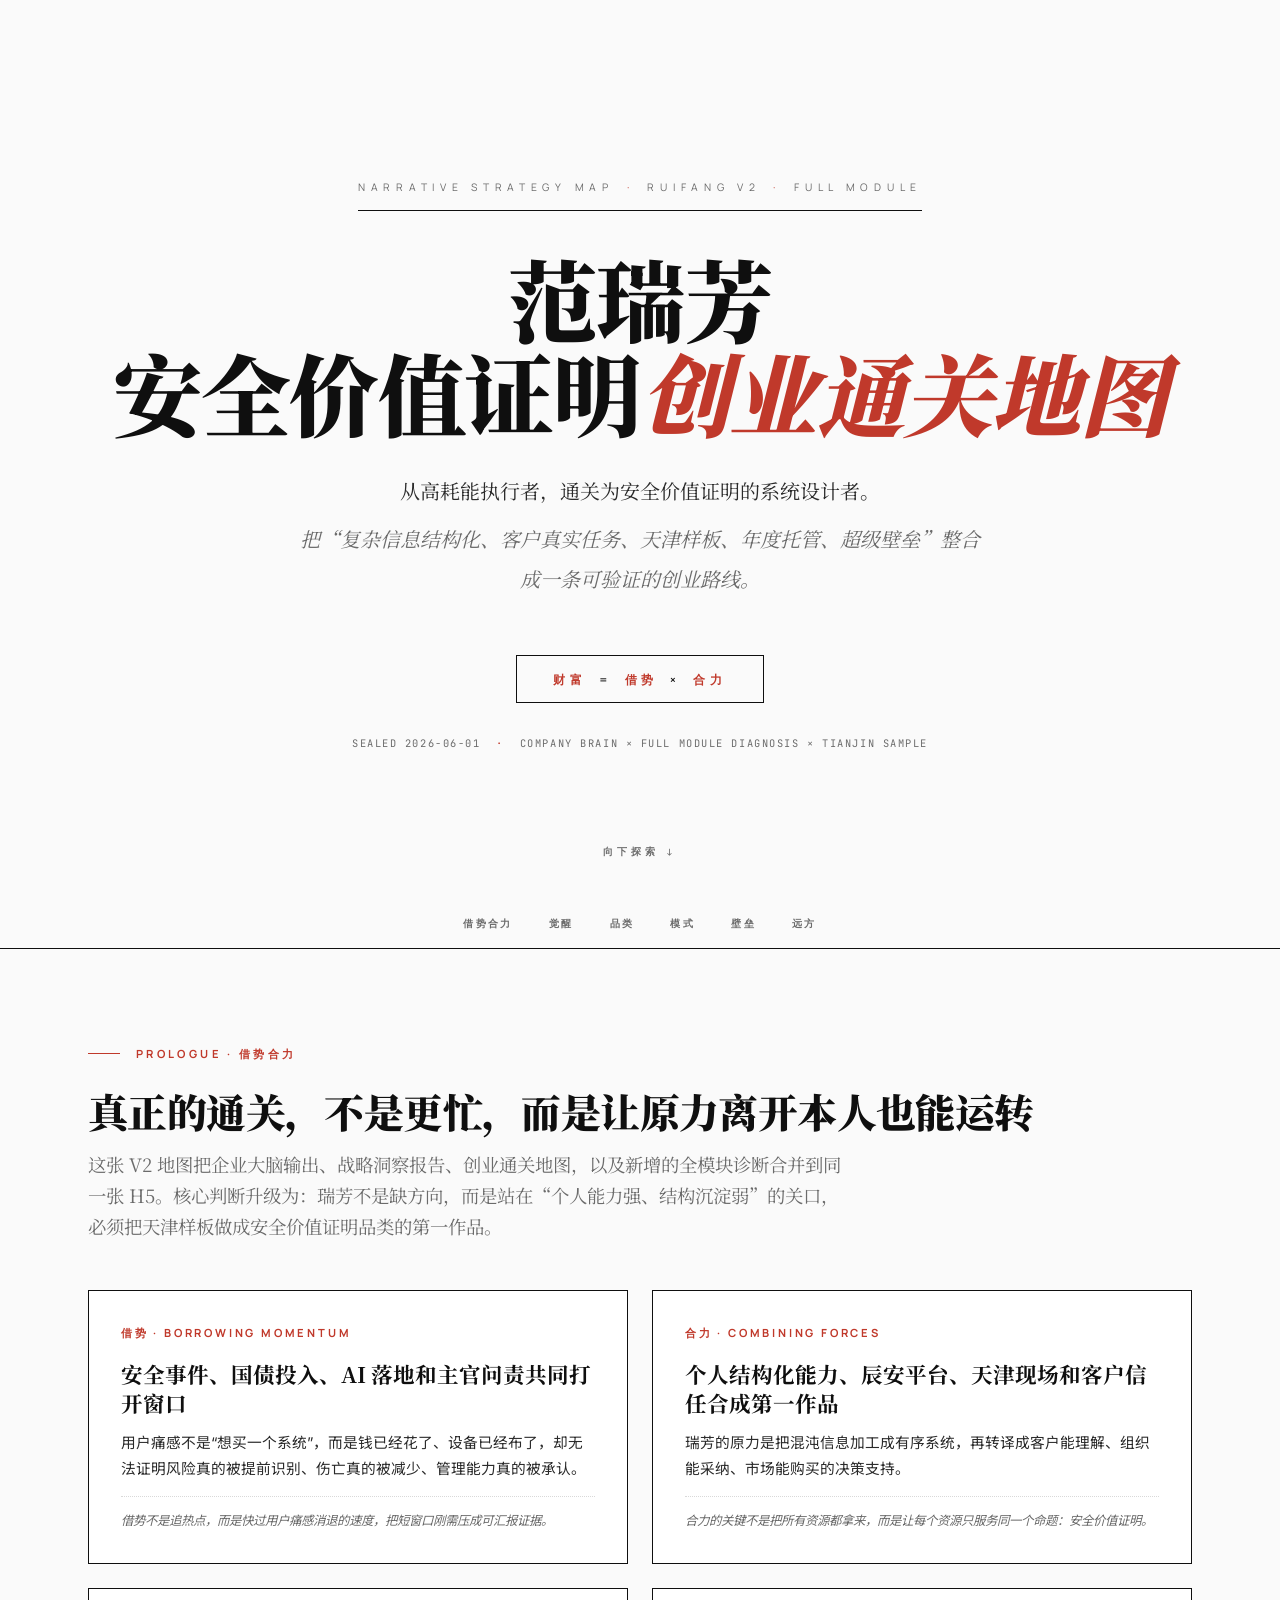
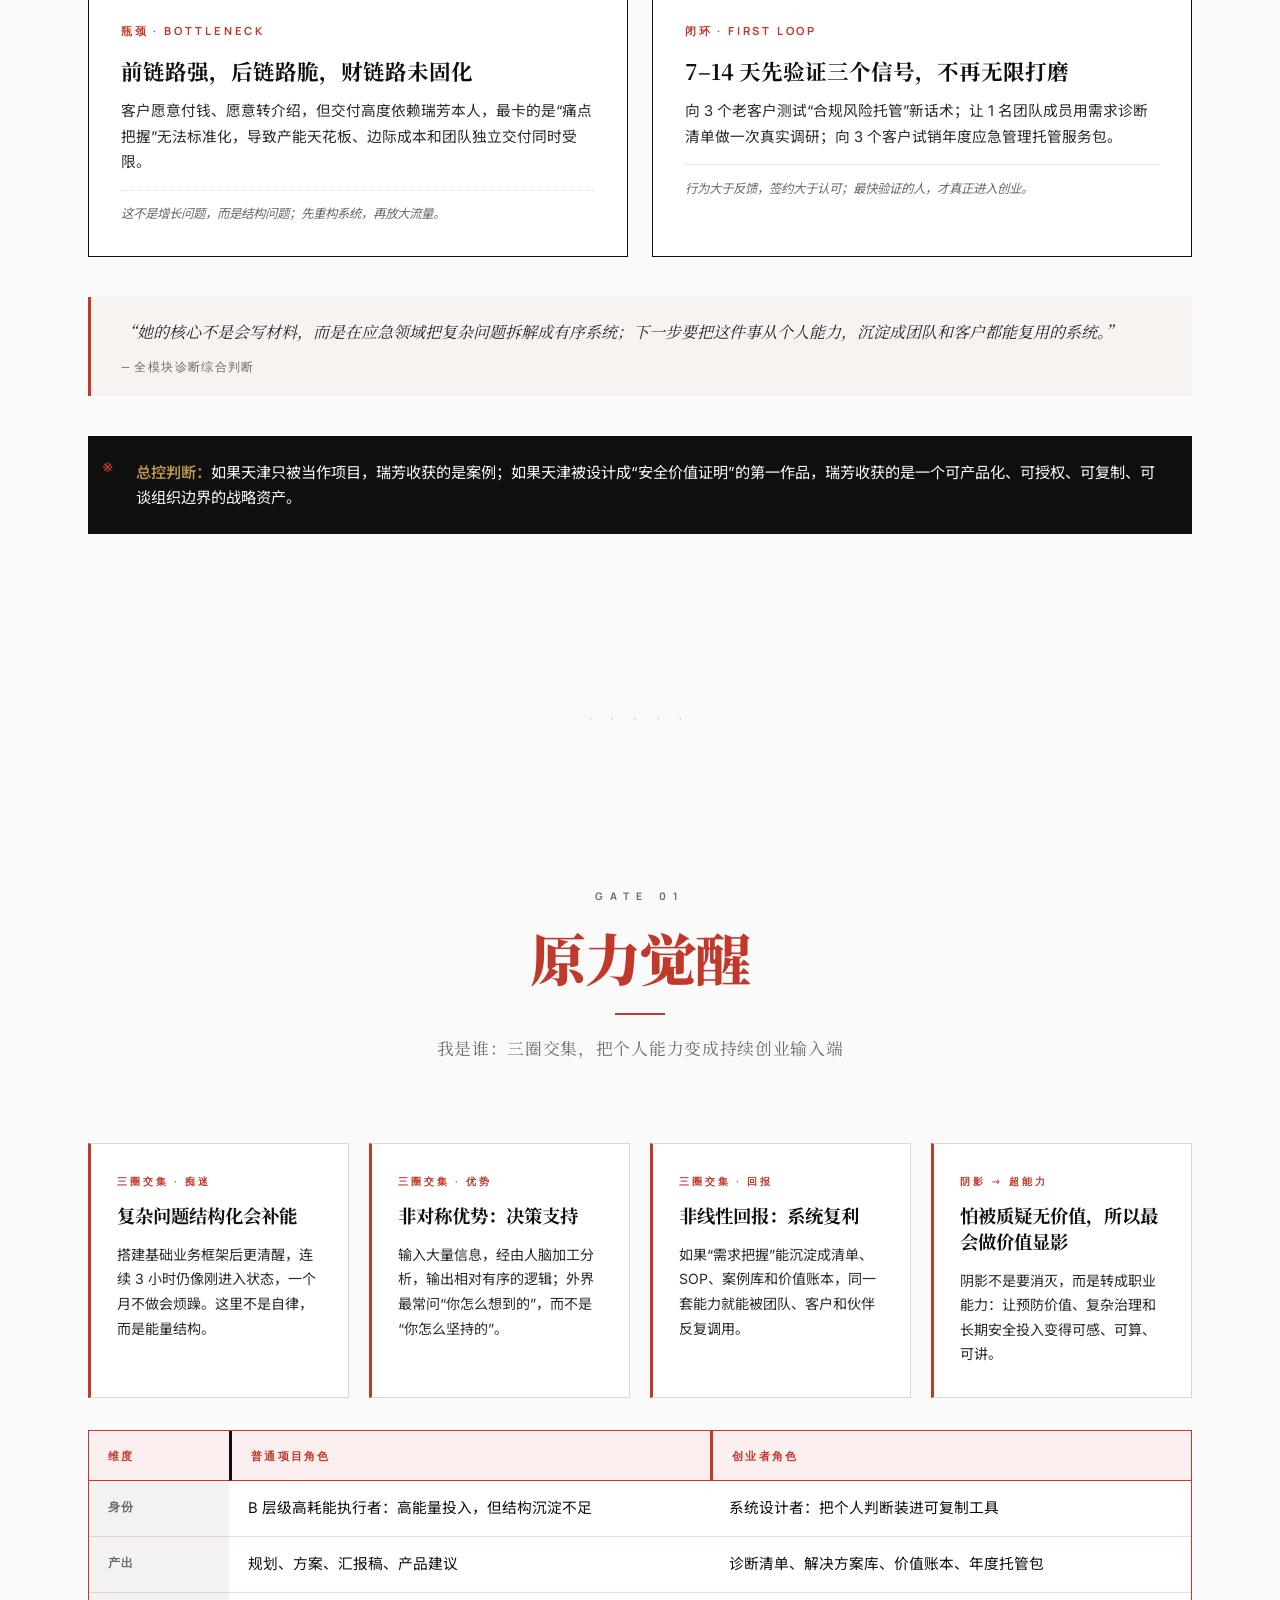
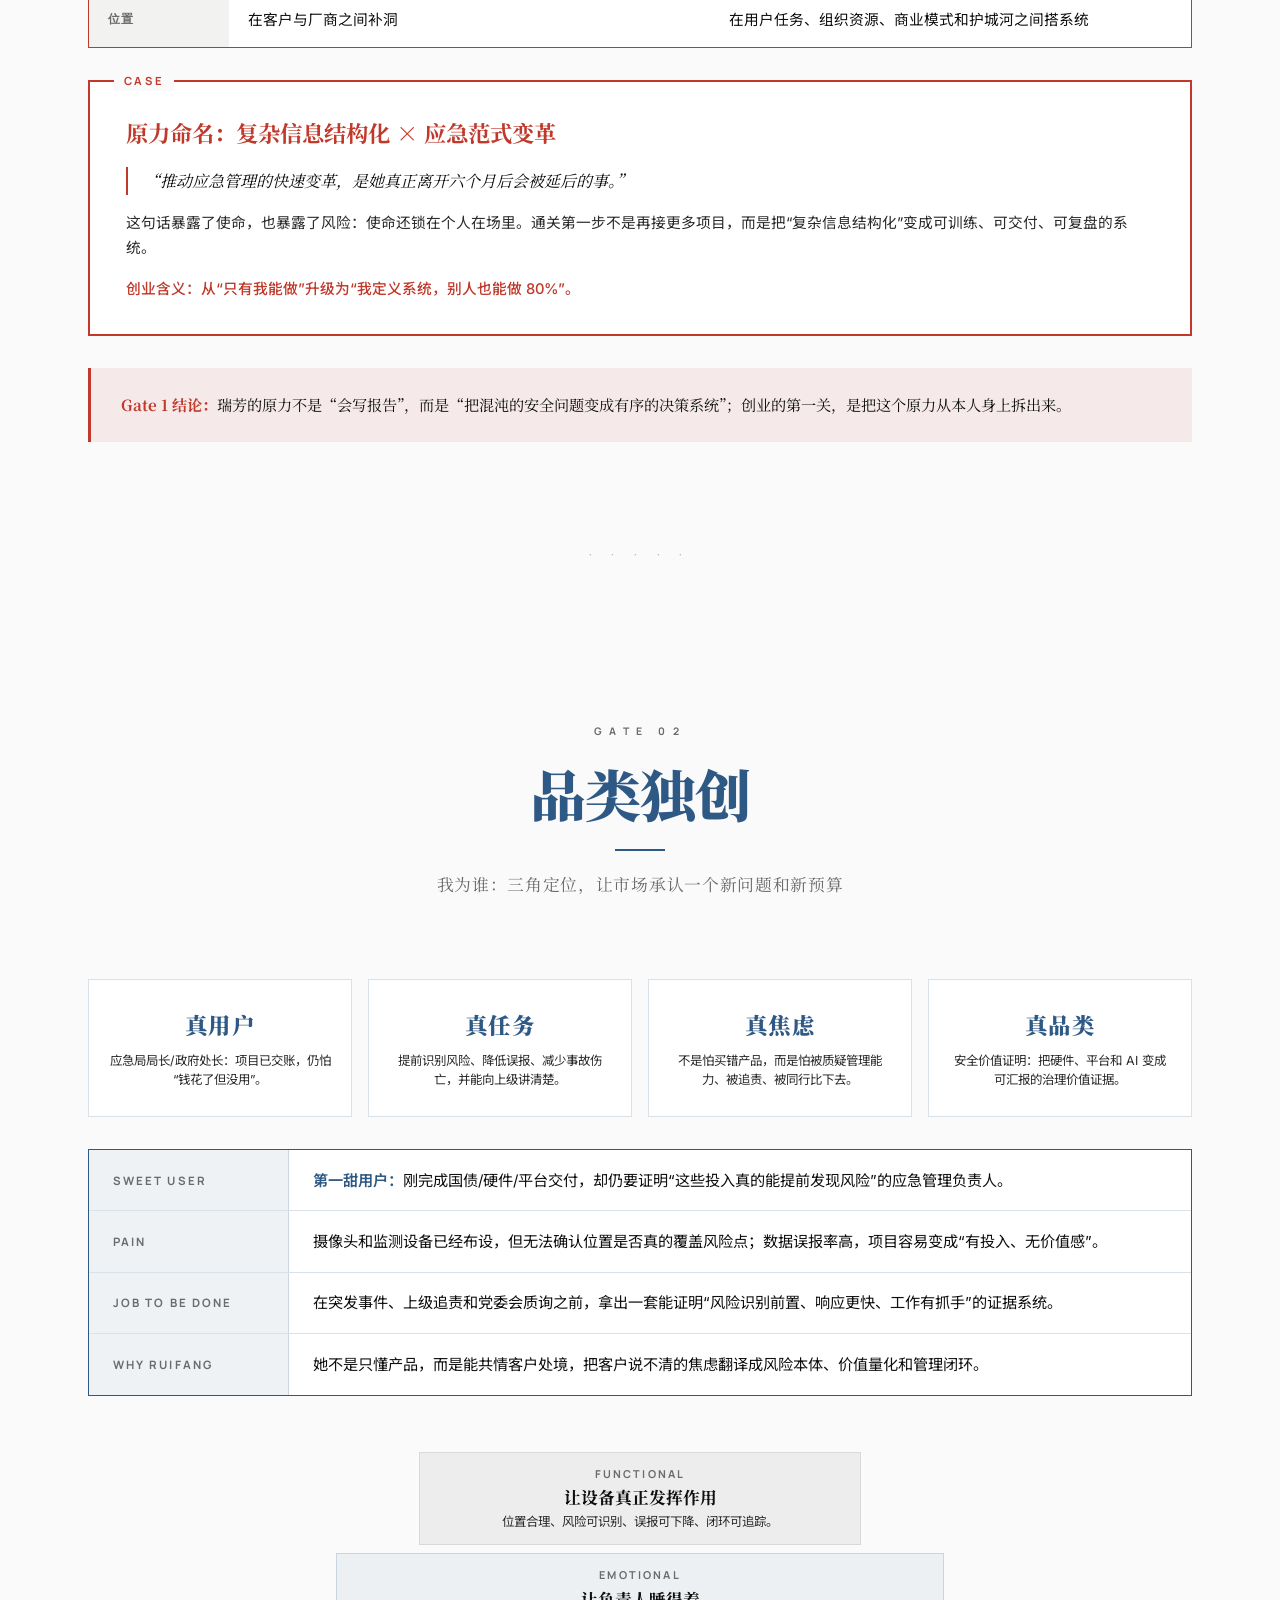
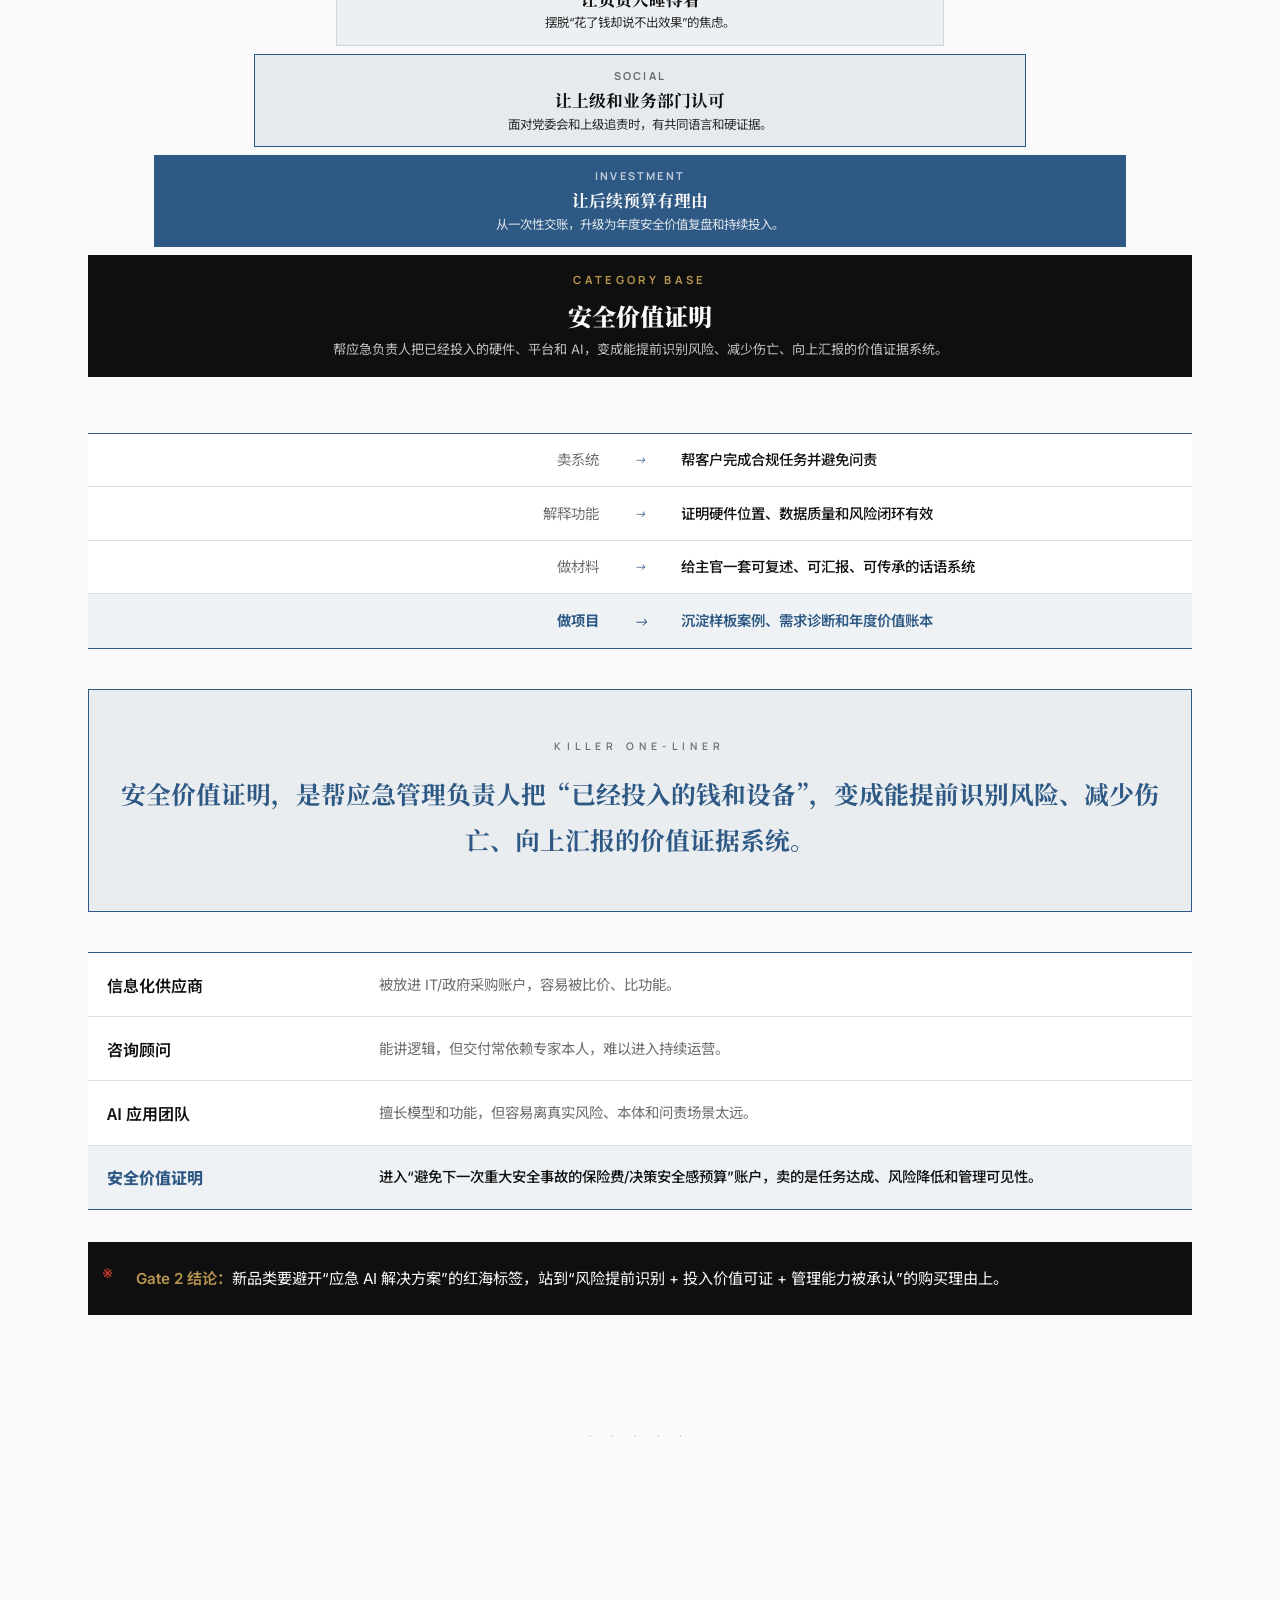
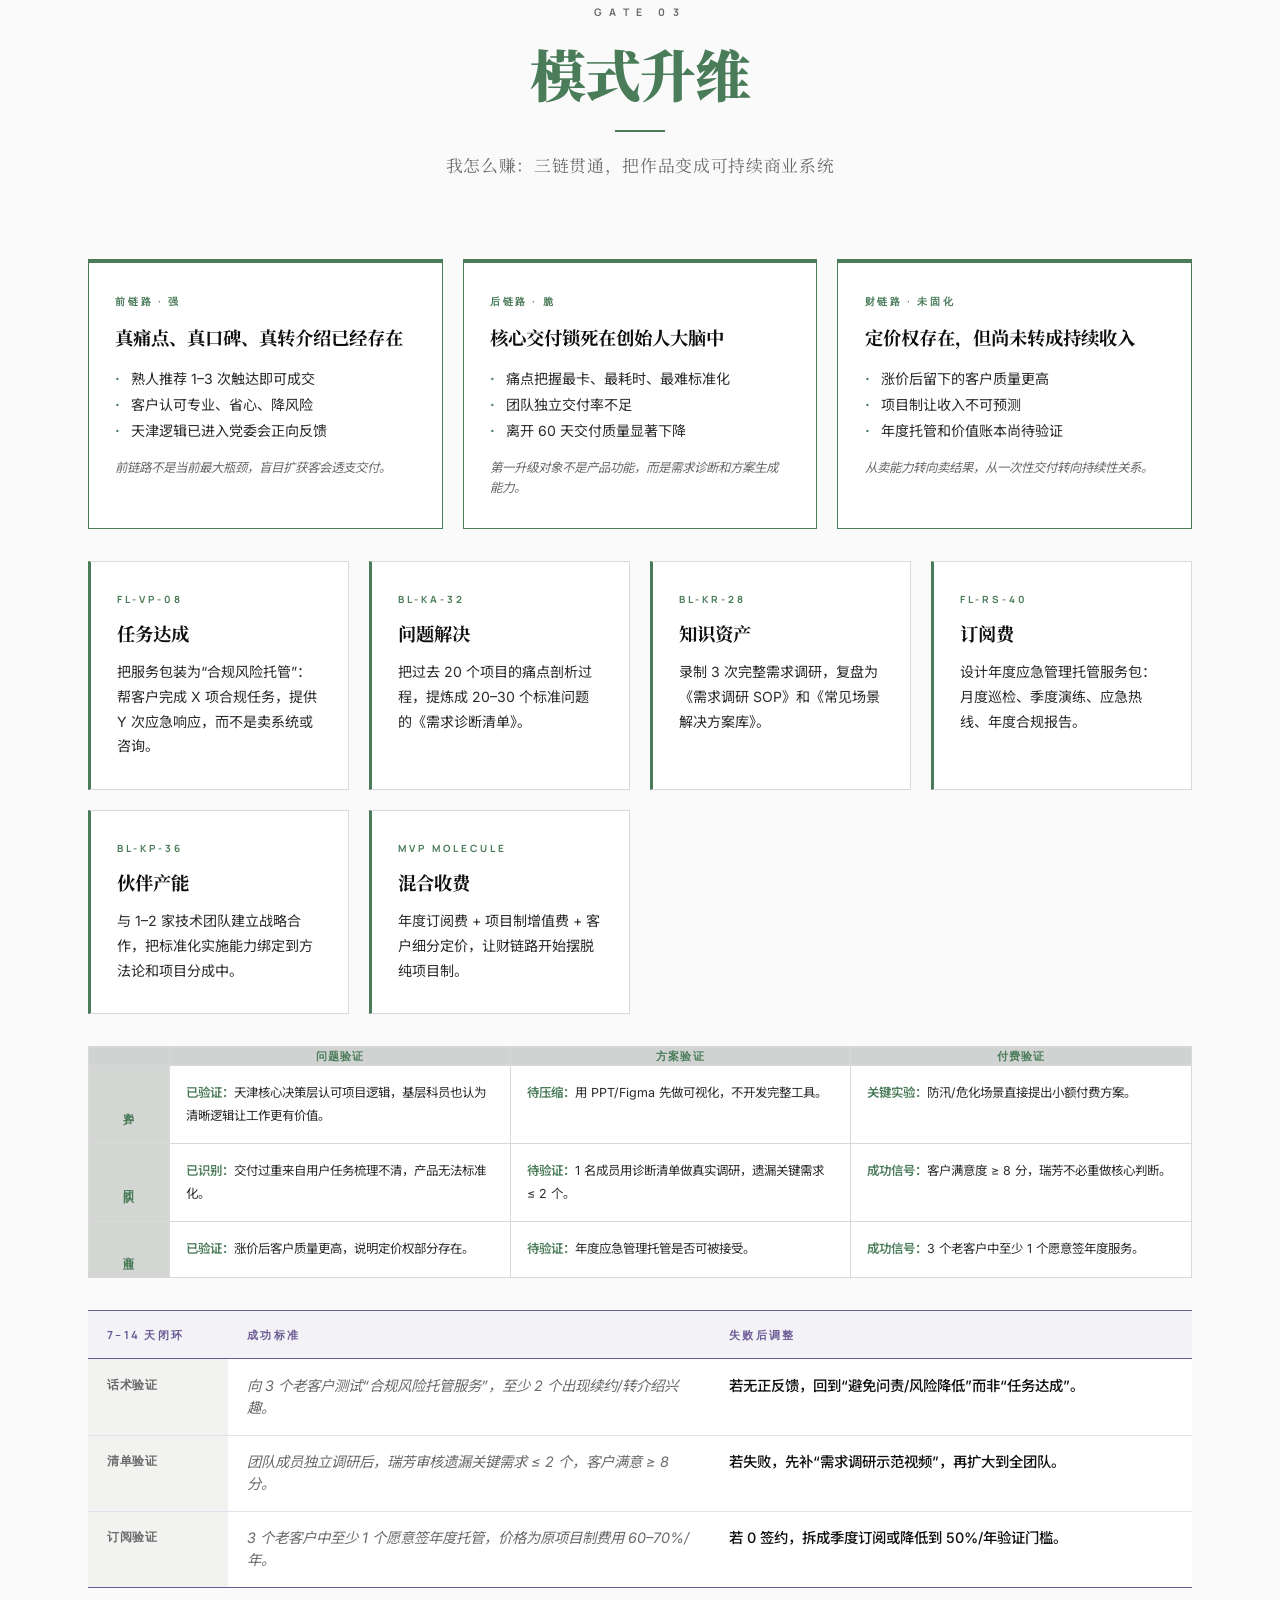
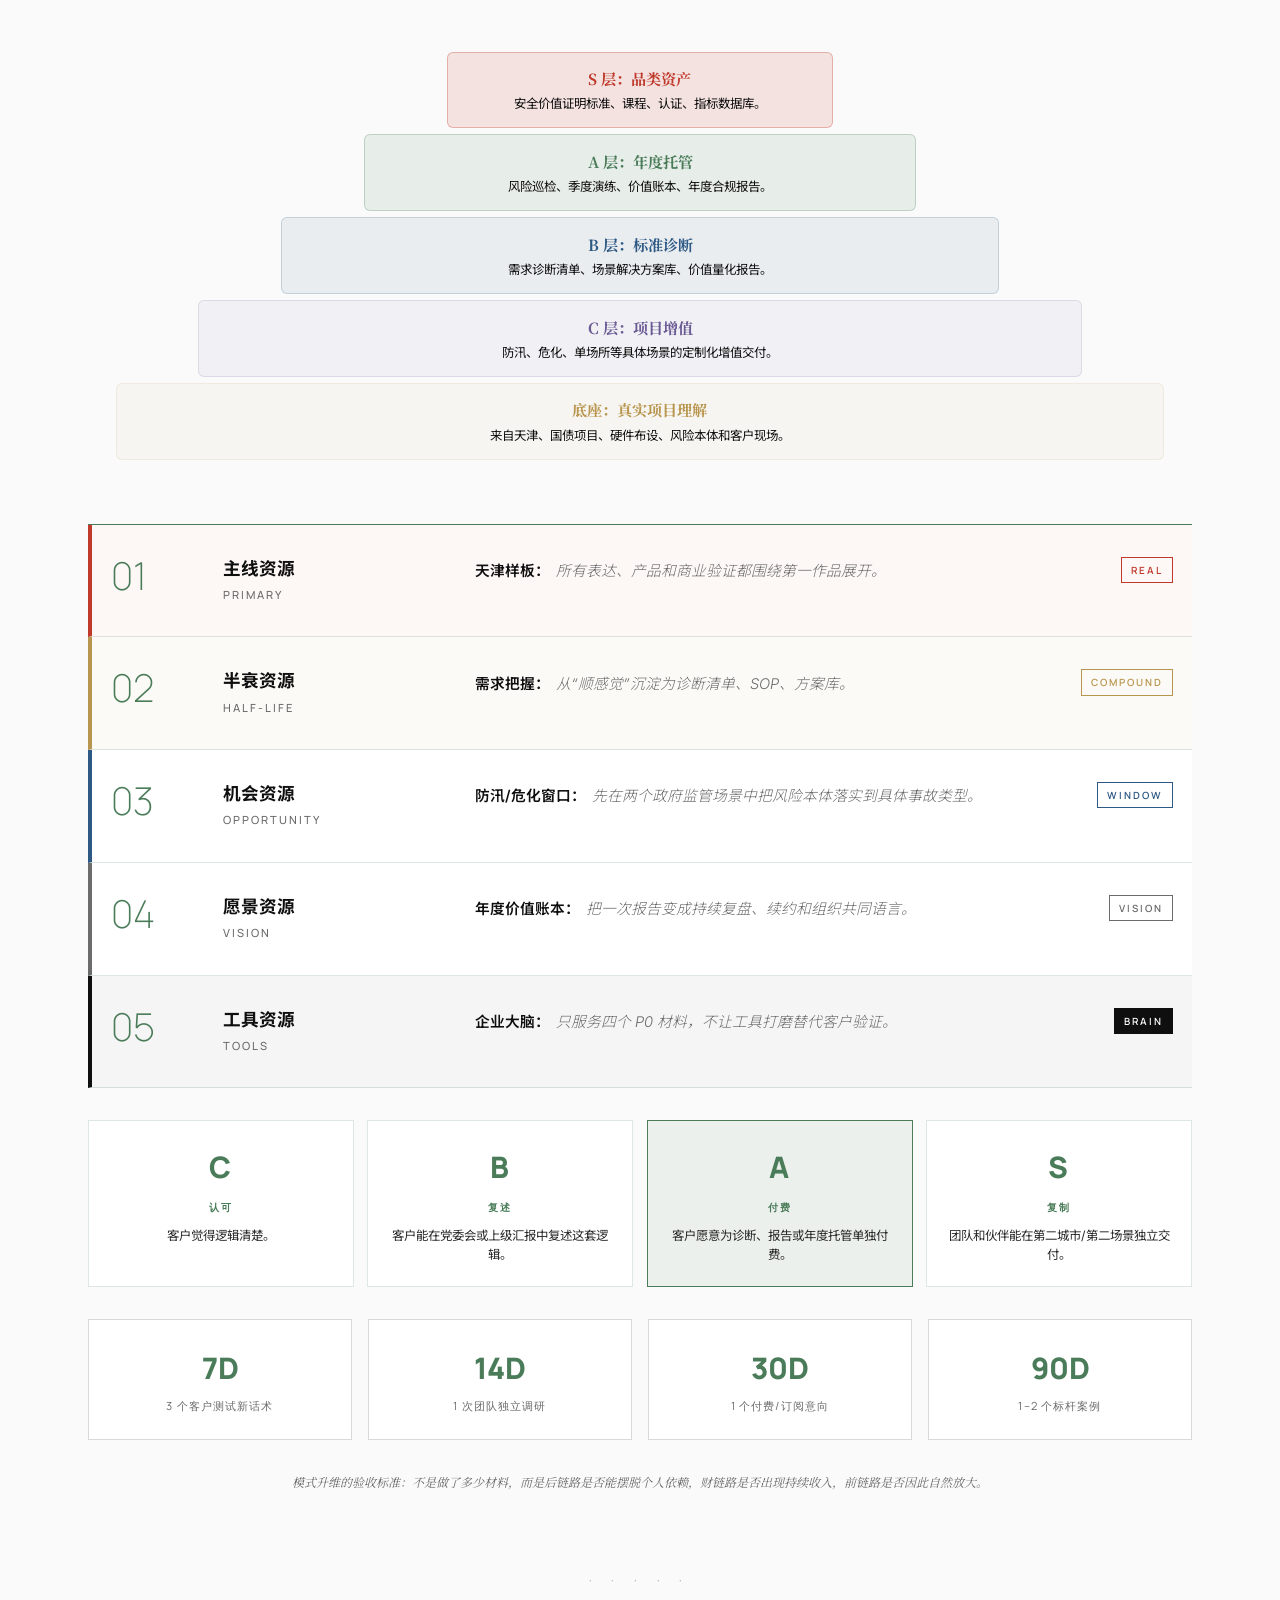
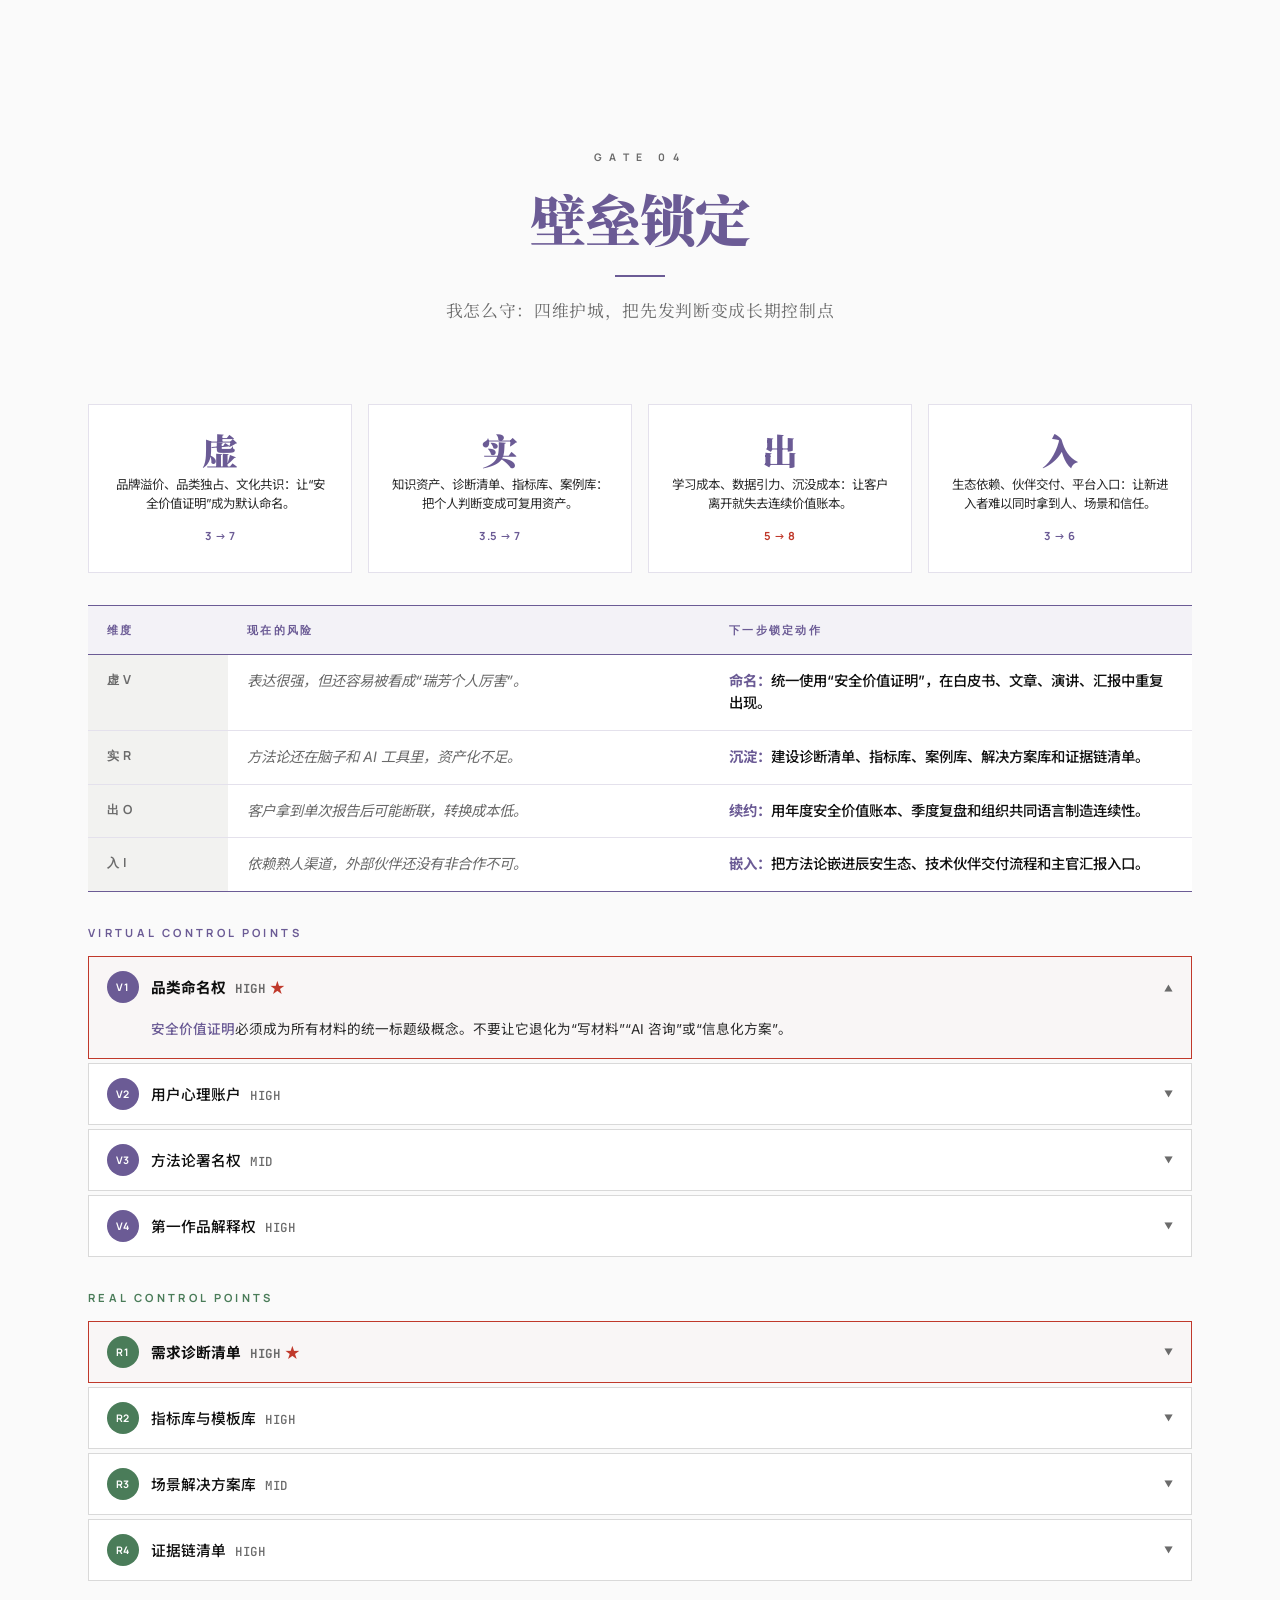
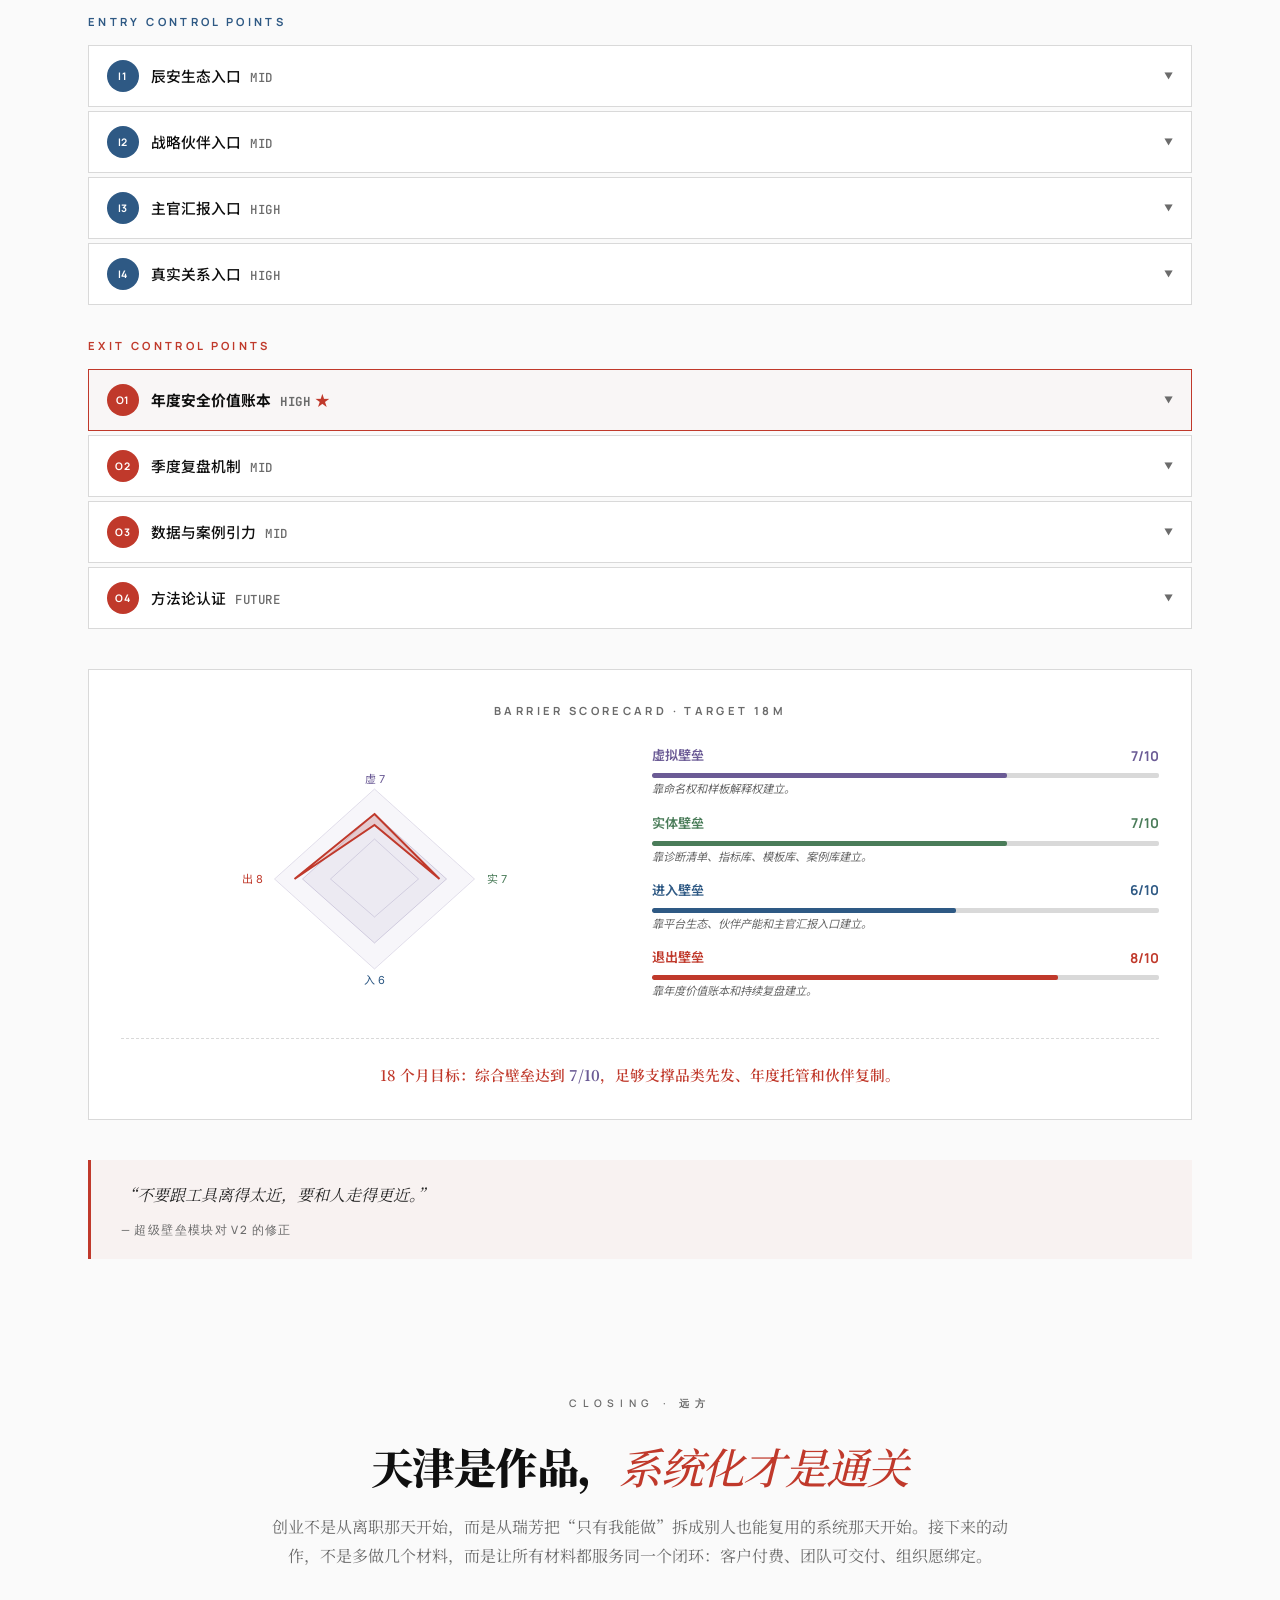
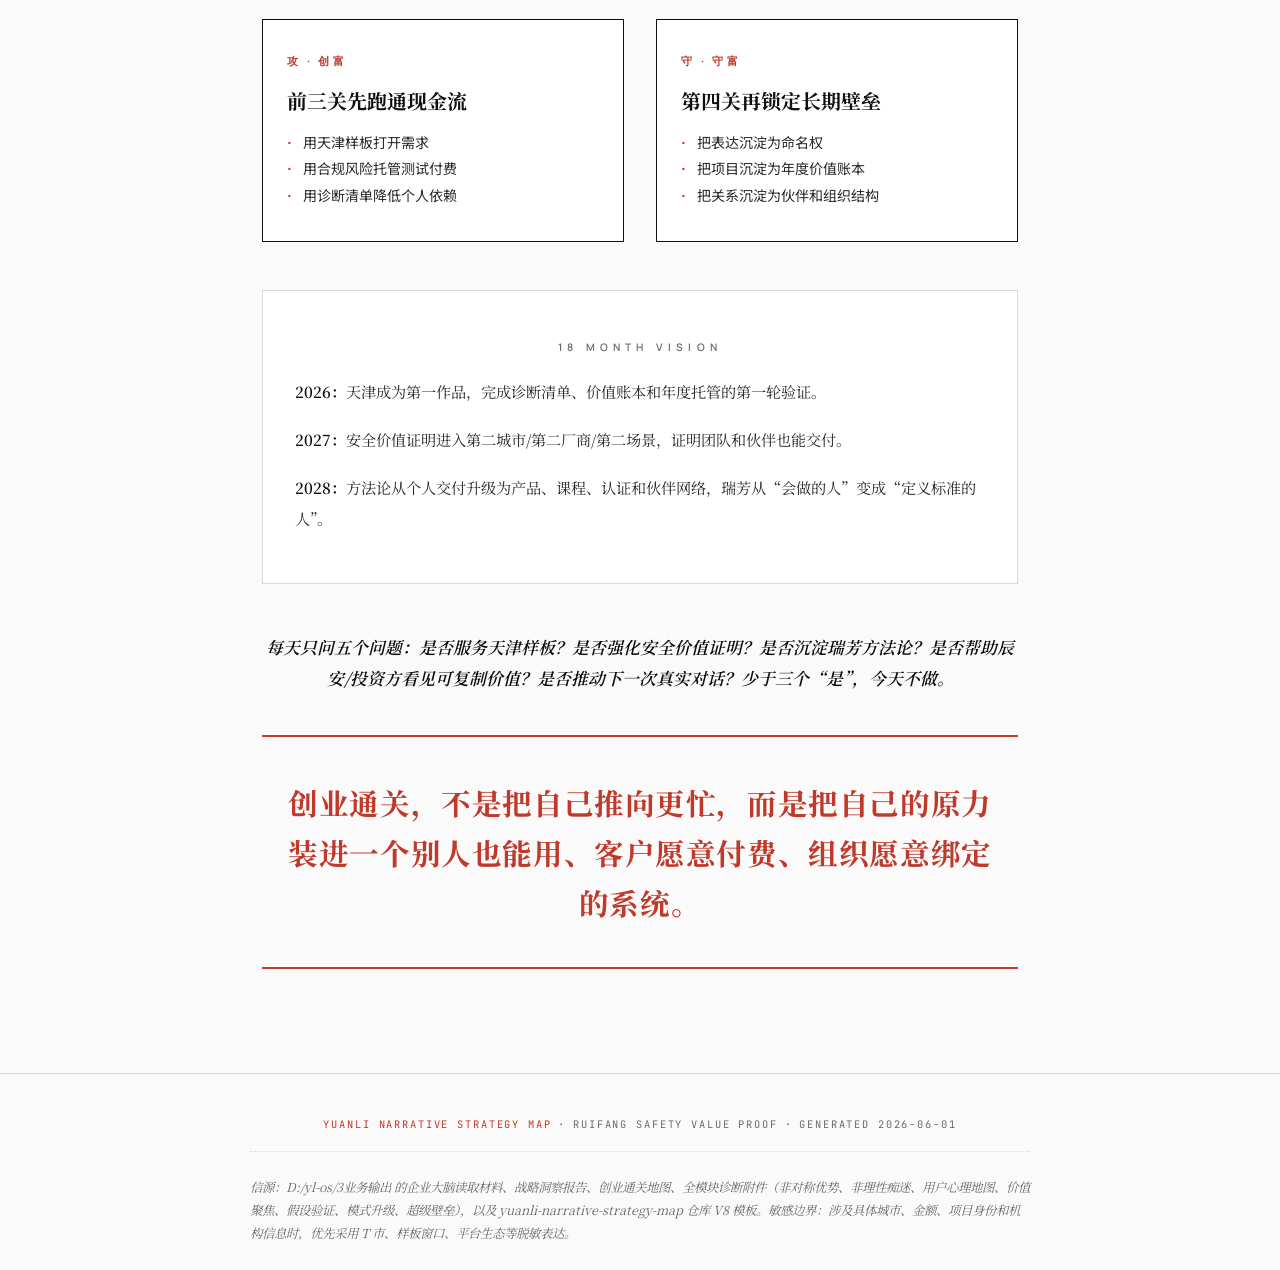
<file: enterprise-brain-output/2026-06-01/ruifang-yuanli-entrepreneurship-map.before-tj-v3.html>
<!DOCTYPE html>
<html lang="zh-Hans">
<head>
<meta charset="UTF-8">
<meta name="viewport" content="width=device-width, initial-scale=1.0">
<title>范瑞芳 · 安全价值证明创业通关地图 V2</title>
<link rel="preconnect" href="https://fonts.googleapis.com">
<link rel="preconnect" href="https://fonts.gstatic.com" crossorigin>
<link href="https://fonts.googleapis.com/css2?family=Manrope:wght@200;300;400;500;600;700;800&family=Inter:wght@300;400;500;600&family=Noto+Sans+SC:wght@300;400;500;700;900&family=Noto+Serif+SC:wght@400;500;700;900&family=JetBrains+Mono:wght@300;400;500&display=swap" rel="stylesheet">
<style>
  :root{
    --bg:#FAFAFA; --bg-alt:#F2F2F0; --bg-card:#FFFFFF; --bg-soft:#EFEDE6;
    --ink:#0F0F0F; --ink-soft:#2A2A2A;
    --gray:#6B6B6B; --gray-light:#ADADAD; --gray-faint:#D9D9D9;
    --accent:#C0392B;
    --g1:#C0392B; --g1-soft:rgba(192,57,43,.08); --g1-border:rgba(192,57,43,.18);
    --g2:#2E5984; --g2-soft:rgba(46,89,132,.08); --g2-border:rgba(46,89,132,.18);
    --g3:#4A7C59; --g3-soft:rgba(74,124,89,.08); --g3-border:rgba(74,124,89,.18);
    --g4:#6B5B95; --g4-soft:rgba(107,91,149,.08); --g4-border:rgba(107,91,149,.18);
    --gold:#B8964F;
  }
  *{margin:0;padding:0;box-sizing:border-box}
  html{font-size:16px;scroll-behavior:smooth;scroll-padding-top:64px}
  body{background:var(--bg);color:var(--ink);font-family:'Inter','Noto Sans SC',sans-serif;font-weight:400;line-height:1.65;-webkit-font-smoothing:antialiased;overflow-x:hidden}
  em{font-style:normal;color:var(--accent);font-weight:500}
  a{color:inherit;text-decoration:none}
  section{max-width:1200px;margin:0 auto;padding:0 3rem}

  /* ═══ HERO ═══ */
  .hero{min-height:100vh;display:flex;flex-direction:column;justify-content:center;align-items:center;text-align:center;padding:5rem 2rem 3rem;position:relative}
  .hero-badge{font-family:'Manrope',sans-serif;font-size:.65rem;letter-spacing:.55em;color:var(--gray);text-transform:uppercase;margin-bottom:2.5rem;padding-bottom:.85rem;border-bottom:1px solid var(--ink);display:inline-block}
  .hero-badge .dot{color:var(--accent);margin:0 .5em}
  .hero h1{font-family:'Noto Serif SC','Manrope',serif;font-size:clamp(3rem,7vw,5.75rem);font-weight:900;line-height:1.05;letter-spacing:-.025em;color:var(--ink)}
  .hero h1 span.accent{color:var(--accent);font-style:italic}
  .hero-sub{font-family:'Noto Serif SC',serif;font-size:clamp(1rem,2vw,1.25rem);color:var(--ink-soft);margin-top:2rem;max-width:680px;line-height:2;font-weight:400}
  .hero-sub .line2{color:var(--gray);font-style:italic;display:block;margin-top:.5rem}
  .hero-formula{margin-top:3.5rem;font-family:'Manrope',sans-serif;font-size:.72rem;font-weight:600;letter-spacing:.4em;color:var(--accent);border:1px solid var(--ink);padding:.85rem 2.25rem;text-transform:uppercase}
  .hero-formula .x{margin:0 .5em;color:var(--ink)}
  .hero-meta{margin-top:2rem;font-family:'JetBrains Mono',monospace;font-size:.65rem;color:var(--gray);letter-spacing:.15em}
  .hero-meta .dot{color:var(--accent);margin:0 .8em}
  .hero-scroll{position:absolute;bottom:2.5rem;font-family:'Manrope',sans-serif;font-size:.6rem;font-weight:600;letter-spacing:.45em;color:var(--gray);animation:pulse 2s ease-in-out infinite}
  @keyframes pulse{0%,100%{opacity:.4}50%{opacity:.9}}

  /* ═══ NAV ═══ */
  nav.navbar{position:sticky;top:0;z-index:100;background:rgba(250,250,250,.92);backdrop-filter:blur(14px);border-bottom:1px solid var(--ink);display:flex;justify-content:center;gap:0;flex-wrap:wrap}
  nav.navbar a{padding:.95rem 1.15rem;font-family:'Manrope',sans-serif;font-size:.65rem;font-weight:600;letter-spacing:.2em;color:var(--gray);text-transform:uppercase;transition:color .25s;position:relative}
  nav.navbar a:hover{color:var(--accent)}
  nav.navbar a::after{content:'';position:absolute;bottom:0;left:50%;width:0;height:1px;background:var(--accent);transition:all .25s;transform:translateX(-50%)}
  nav.navbar a:hover::after{width:60%}

  /* ═══ INTRO · 借势合力 ═══ */
  .intro-wrap{padding:6rem 0 4rem}
  .intro-tag{font-family:'Manrope',sans-serif;font-size:.7rem;font-weight:700;letter-spacing:.3em;color:var(--accent);text-transform:uppercase;margin-bottom:1.5rem;display:flex;align-items:center;gap:1rem}
  .intro-tag::before{content:'';width:32px;height:1px;background:var(--accent)}
  .intro-title{font-family:'Noto Serif SC',serif;font-weight:900;font-size:2.5rem;line-height:1.2;letter-spacing:-.015em;margin-bottom:.85rem}
  .intro-deck{font-family:'Noto Serif SC',serif;font-size:1.15rem;color:var(--gray);font-weight:400;line-height:1.7;max-width:760px;margin-bottom:3rem}
  .intro-grid{display:grid;grid-template-columns:1fr 1fr;gap:1.5rem;margin-bottom:2rem}
  .intro-card{background:var(--bg-card);border:1px solid var(--ink);padding:2rem;position:relative;transition:transform .35s ease,box-shadow .35s ease}
  .intro-card:hover{transform:translateY(-3px);box-shadow:5px 5px 0 var(--ink)}
  .intro-card .label{font-family:'Manrope',sans-serif;font-weight:700;font-size:.7rem;letter-spacing:.25em;color:var(--accent);text-transform:uppercase;margin-bottom:1rem}
  .intro-card h4{font-family:'Noto Serif SC',serif;font-weight:700;font-size:1.35rem;line-height:1.35;margin-bottom:.85rem}
  .intro-card p{font-size:.92rem;line-height:1.75;color:var(--ink-soft)}
  .intro-card p+p{margin-top:.6rem}
  .intro-card .footnote{margin-top:.85rem;font-size:.78rem;color:var(--gray);font-style:italic;line-height:1.6;padding-top:.85rem;border-top:1px dotted var(--gray-faint)}

  /* ═══ QUOTE ═══ */
  .qb{border-left:3px solid var(--accent);padding:1.25rem 1.85rem;margin:2.5rem 0;background:rgba(192,57,43,.04)}
  .qb p{font-family:'Noto Serif SC',serif;font-style:italic;font-size:1rem;line-height:1.85;color:var(--ink-soft)}
  .qb cite{display:block;margin-top:.65rem;font-family:'Manrope',sans-serif;font-size:.72rem;color:var(--gray);font-style:normal;letter-spacing:.12em;font-weight:500}

  /* ═══ SEPARATOR ═══ */
  .sep{text-align:center;padding:5rem 0 4rem;color:var(--gray-light);font-size:.65rem;letter-spacing:.85em;font-family:'Manrope',sans-serif;font-weight:600}

  /* ═══ GATE HEADER ═══ */
  .gh{text-align:center;padding:6rem 2rem 3rem;scroll-margin-top:64px}
  .gh-num{font-family:'Manrope',sans-serif;font-size:.65rem;font-weight:700;letter-spacing:.7em;color:var(--gray);margin-bottom:1.25rem}
  .gh h2{font-family:'Noto Serif SC',serif;font-size:clamp(2.25rem,5.5vw,3.5rem);font-weight:900;line-height:1.15;margin-bottom:.85rem;letter-spacing:-.02em}
  .gh p{color:var(--gray);font-size:1.05rem;letter-spacing:.04em;font-family:'Noto Serif SC',serif}
  .gh.g1 h2{color:var(--g1)} .gh.g2 h2{color:var(--g2)} .gh.g3 h2{color:var(--g3)} .gh.g4 h2{color:var(--g4)}
  .gh-rule{width:50px;height:2px;margin:1.5rem auto 1.25rem}
  .gh.g1 .gh-rule{background:var(--g1)} .gh.g2 .gh-rule{background:var(--g2)} .gh.g3 .gh-rule{background:var(--g3)} .gh.g4 .gh-rule{background:var(--g4)}

  /* ═══ CARDS ═══ */
  .grid{display:grid;gap:1.25rem;margin:2rem 0}
  .grid-2{grid-template-columns:repeat(auto-fit,minmax(300px,1fr))}
  .grid-3{grid-template-columns:repeat(auto-fit,minmax(260px,1fr))}
  .grid-4{grid-template-columns:repeat(auto-fit,minmax(220px,1fr))}
  .card{background:var(--bg-card);border:1px solid var(--gray-faint);padding:1.85rem 1.65rem;transition:all .35s ease;position:relative}
  .card:hover{transform:translateY(-2px);box-shadow:4px 4px 0 var(--gray-faint)}
  .card.g1{border-left:3px solid var(--g1)} .card.g2{border-left:3px solid var(--g2)}
  .card.g3{border-left:3px solid var(--g3)} .card.g4{border-left:3px solid var(--g4)}
  .card .tag{font-family:'Manrope',sans-serif;font-weight:700;font-size:.62rem;letter-spacing:.3em;text-transform:uppercase;margin-bottom:.85rem}
  .card.g1 .tag{color:var(--g1)} .card.g2 .tag{color:var(--g2)} .card.g3 .tag{color:var(--g3)} .card.g4 .tag{color:var(--g4)}
  .card h3{font-family:'Noto Serif SC',serif;font-size:1.15rem;font-weight:700;line-height:1.4;margin-bottom:.85rem}
  .card p{font-size:.88rem;color:var(--ink-soft);line-height:1.75}
  .card p+p{margin-top:.55rem}
  .card ul{list-style:none;padding:0;font-size:.88rem;color:var(--ink-soft);line-height:1.85}
  .card ul li{padding-left:1.1rem;position:relative;padding-bottom:.15rem}
  .card ul li::before{content:'·';position:absolute;left:0;color:var(--accent);font-weight:700}
  .card.g1 ul li::before{color:var(--g1)} .card.g2 ul li::before{color:var(--g2)} .card.g3 ul li::before{color:var(--g3)} .card.g4 ul li::before{color:var(--g4)}
  .card .footnote{margin-top:.85rem;font-size:.78rem;color:var(--gray);font-style:italic;line-height:1.6}

  /* ═══ KEY JUDGEMENT ═══ */
  .key-judge{background:var(--ink);color:var(--bg);padding:1.5rem 2rem;margin:2rem 0;font-size:.95rem;line-height:1.65;position:relative;padding-left:3rem}
  .key-judge::before{content:'※';position:absolute;top:1rem;left:.85rem;color:var(--accent);font-size:1.1rem}
  .key-judge strong{color:var(--gold);font-weight:600}

  /* ═══ AB FRAME ═══ */
  .ab-frame{display:grid;grid-template-columns:140px 1fr 1fr;border:1px solid var(--g1);margin:2rem 0;background:var(--bg-card)}
  .ab-frame > div{padding:1rem 1.2rem;border-bottom:1px solid var(--g1-border);font-size:.92rem;line-height:1.55}
  .ab-frame > div:nth-last-child(-n+3){border-bottom:none}
  .ab-frame .h{font-family:'Manrope',sans-serif;font-weight:700;font-size:.7rem;letter-spacing:.2em;text-transform:uppercase;background:var(--g1-soft);color:var(--g1);border-bottom:1px solid var(--g1)}
  .ab-frame .ha{border-left:3px solid var(--ink)} .ab-frame .hb{border-left:3px solid var(--g1)}
  .ab-frame .dim{font-family:'Manrope',sans-serif;font-weight:600;font-size:.78rem;color:var(--gray);letter-spacing:.04em;text-transform:uppercase;background:var(--bg-alt)}

  /* ═══ AB UNDERLINE ═══ */
  .ab-underline{padding:1.5rem 1.85rem;background:var(--g1-soft);border-left:3px solid var(--g1);margin:1.5rem 0;font-size:.95rem;line-height:1.7;font-family:'Noto Serif SC',serif}
  .ab-underline strong{color:var(--g1);font-weight:700}

  /* ═══ CASE BOX (代表作) ═══ */
  .case-box{background:var(--bg-card);border:2px solid var(--g1);padding:2rem 2.25rem;margin:2rem 0;position:relative}
  .case-box::before{content:'CASE';position:absolute;top:-.65rem;left:1.5rem;background:var(--bg);color:var(--g1);font-family:'Manrope',sans-serif;font-weight:700;font-size:.7rem;letter-spacing:.25em;padding:0 .6rem}
  .case-box h4{font-family:'Noto Serif SC',serif;font-weight:700;font-size:1.4rem;margin-bottom:.85rem;color:var(--g1)}
  .case-box .case-quote{font-family:'Noto Serif SC',serif;font-style:italic;font-size:1rem;line-height:1.75;color:var(--ink);padding-left:1rem;border-left:2px solid var(--g1);margin:1rem 0}
  .case-box p{font-size:.92rem;line-height:1.7;color:var(--ink-soft)}
  .case-box .meaning{margin-top:1rem;font-size:.92rem;font-weight:500;color:var(--g1)}

  /* ═══ FOUR WORD ═══ */
  .four-word{display:grid;grid-template-columns:repeat(4,1fr);gap:1rem;margin:2rem 0}
  .word-card{background:var(--bg-card);border:1px solid var(--g2-border);padding:1.65rem 1.25rem;text-align:center;transition:all .35s ease}
  .word-card:hover{border-color:var(--g2);transform:translateY(-2px)}
  .word-card .word{font-family:'Noto Serif SC',serif;font-size:1.4rem;font-weight:900;color:var(--g2);margin-bottom:.5rem;letter-spacing:.05em}
  .word-card p{font-size:.78rem;color:var(--ink-soft);line-height:1.55}

  /* ═══ PROFILE BOX ═══ */
  .profile{border:1px solid var(--g2);background:var(--bg-card);margin:1.5rem 0}
  .profile-row{display:grid;grid-template-columns:200px 1fr;border-bottom:1px solid var(--g2-border);align-items:stretch}
  .profile-row:last-child{border-bottom:none}
  .profile-row > div{padding:1.15rem 1.5rem}
  .profile-row .key{font-family:'Manrope',sans-serif;font-weight:700;font-size:.72rem;letter-spacing:.18em;color:var(--gray);background:var(--g2-soft);border-right:1px solid var(--g2-border);display:flex;align-items:center;text-transform:uppercase}
  .profile-row .val{font-size:.95rem;line-height:1.55}
  .profile-row .val strong{color:var(--g2);font-weight:600}

  /* ═══ MIND PYRAMID ═══ */
  .pyramid-wrap{margin:2rem 0;padding:1.5rem 0}
  .pyramid{display:flex;flex-direction:column;align-items:center;gap:.5rem}
  .pyramid-tier{padding:.75rem 1.5rem;text-align:center;transition:transform .35s ease;position:relative}
  .pyramid-tier:hover{transform:scale(1.02)}
  .pyramid-tier .tier-label{font-family:'Manrope',sans-serif;font-size:.68rem;font-weight:700;letter-spacing:.2em;text-transform:uppercase;color:var(--gray);margin-bottom:.3rem}
  .pyramid-tier h5{font-family:'Noto Serif SC',serif;font-size:1.05rem;font-weight:700;line-height:1.3;margin-bottom:.25rem}
  .pyramid-tier p{font-size:.78rem;color:var(--ink-soft);line-height:1.5}
  .py-t1{background:rgba(217,217,217,.4);width:40%;border:1px solid var(--gray-faint)}
  .py-t2{background:rgba(46,89,132,.06);width:55%;border:1px solid var(--g2-border)}
  .py-t3{background:rgba(46,89,132,.10);width:70%;border:1px solid var(--g2)}
  .py-t4{background:var(--g2);color:var(--bg);width:88%}
  .py-t4 .tier-label{color:rgba(255,255,255,.7)}
  .py-t4 h5{color:var(--bg)}
  .py-t4 p{color:rgba(255,255,255,.85)}
  .py-base{background:var(--ink);color:var(--bg);width:100%;padding:1rem 1.5rem;text-align:center}
  .py-base .label{font-family:'Manrope',sans-serif;font-size:.7rem;font-weight:700;letter-spacing:.3em;color:var(--gold);text-transform:uppercase;margin-bottom:.4rem}
  .py-base h5{font-family:'Noto Serif SC',serif;font-size:1.5rem;font-weight:900;color:var(--bg);margin-bottom:.25rem}
  .py-base p{font-size:.82rem;color:rgba(255,255,255,.75)}

  /* ═══ VALIDATION MATRIX 4 象限 ═══ */
  .vmx{display:grid;grid-template-columns:1fr 1fr;gap:.6rem;margin:1.5rem 0}
  .vmx-cell{padding:1rem 1.25rem;border:1px solid;border-radius:6px}
  .vmx-cell .head{font-family:'Manrope',sans-serif;font-weight:700;font-size:.7rem;letter-spacing:.04em;margin-bottom:.4rem}
  .vmx-cell p{font-size:.85rem;color:var(--ink-soft);line-height:1.55}
  .vmx-cell .num{font-family:'JetBrains Mono',monospace;font-size:.78rem;color:var(--gray);margin-top:.3rem;font-style:italic}
  .vmx-y{background:rgba(74,124,89,.05);border-color:rgba(74,124,89,.18)} .vmx-y .head{color:var(--g3)}
  .vmx-w{background:rgba(184,150,79,.04);border-color:rgba(184,150,79,.18)} .vmx-w .head{color:var(--gold)}
  .vmx-r{background:rgba(192,57,43,.04);border-color:rgba(192,57,43,.18)} .vmx-r .head{color:var(--g1)}

  /* ═══ CATEGORY MATRIX 16 场景 ═══ */
  .cmx{margin:2rem 0}
  .cmx-row{display:flex;align-items:stretch;gap:6px;margin-bottom:6px}
  .cmx-level{width:80px;flex-shrink:0;border-radius:6px;display:flex;align-items:center;justify-content:center;font-family:'Manrope',sans-serif;font-size:.6rem;font-weight:700;letter-spacing:.1em;text-align:center;padding:8px 4px;line-height:1.4}
  .cmx-items{flex:1;display:flex;flex-wrap:wrap;gap:6px}
  .cmx-tag{font-size:.72rem;padding:6px 12px;border-radius:5px;line-height:1.5;border:1px solid transparent}
  .cmx-tag .sub{display:block;font-size:.6rem;opacity:.65;margin-top:2px}
  .cmx-section{font-family:'Manrope',sans-serif;font-size:.62rem;letter-spacing:.3em;color:var(--gray);margin:1.25rem 0 .5rem;text-transform:uppercase;font-weight:600}
  .cmx-l-y{background:rgba(74,124,89,.15);color:var(--g3)} .cmx-t-y{background:rgba(74,124,89,.08);border-color:rgba(74,124,89,.22);color:var(--ink)}
  .cmx-l-b{background:rgba(46,89,132,.15);color:var(--g2)} .cmx-t-b{background:rgba(46,89,132,.06);border-color:rgba(46,89,132,.18);color:var(--ink)}
  .cmx-l-g{background:rgba(184,150,79,.12);color:var(--gold)} .cmx-t-g{background:rgba(184,150,79,.05);border-color:rgba(184,150,79,.15);color:var(--ink)}
  .cmx-l-p{background:rgba(107,91,149,.12);color:var(--g4)} .cmx-t-p{background:rgba(107,91,149,.04);border-color:rgba(107,91,149,.15);color:var(--gray)}

  /* ═══ VALUE LADDER ═══ */
  .val-ladder{margin:2rem 0;border-top:1px solid var(--g2);border-bottom:1px solid var(--g2);background:var(--bg-card)}
  .vl-row{display:grid;grid-template-columns:1fr 50px 1fr;border-bottom:1px solid var(--g2-border);padding:.9rem 1.2rem;align-items:center;font-size:.9rem}
  .vl-row:last-child{border-bottom:none;background:var(--g2-soft)}
  .vl-them{text-align:right;color:var(--gray);text-decoration:line-through;text-decoration-color:var(--gray-faint);padding-right:1rem}
  .vl-arrow{text-align:center;color:var(--g2);font-style:italic;font-size:.75rem;font-family:'Manrope',sans-serif}
  .vl-us{padding-left:1rem;font-weight:500;color:var(--ink)}
  .vl-row:last-child .vl-them{color:var(--g2);text-decoration:none;font-weight:700} .vl-row:last-child .vl-us{color:var(--g2);font-weight:600} .vl-row:last-child .vl-arrow{color:var(--g2);font-size:.95rem}

  /* ═══ ONE LINER ═══ */
  .one-liner{text-align:center;padding:3rem 2rem;border:1px solid var(--g2);background:var(--g2-soft);margin:2.5rem 0}
  .one-liner .label{font-family:'Manrope',sans-serif;font-size:.65rem;letter-spacing:.5em;color:var(--gray);margin-bottom:1rem;text-transform:uppercase;font-weight:600}
  .one-liner .text{font-family:'Noto Serif SC',serif;font-size:clamp(1.1rem,2.4vw,1.55rem);font-weight:700;color:var(--g2);line-height:1.85}

  /* ═══ SPECIES ═══ */
  .species{border-top:1px solid var(--g2);border-bottom:1px solid var(--g2);margin:2rem 0;background:var(--bg-card)}
  .sp-row{display:grid;grid-template-columns:240px 1fr;gap:2rem;padding:1.15rem 1.2rem;border-bottom:1px solid var(--g2-border);align-items:center}
  .sp-row:last-child{border-bottom:none;background:var(--g2-soft)}
  .sp-name{font-family:'Noto Sans SC',sans-serif;font-weight:600;font-size:1rem}
  .sp-row:last-child .sp-name{color:var(--g2);font-weight:800}
  .sp-gap{font-size:.9rem;color:var(--gray);line-height:1.5}
  .sp-row:last-child .sp-gap{color:var(--ink);font-weight:500}

  /* ═══ THREE LINKS ═══ */
  .three-links{display:grid;grid-template-columns:repeat(3,1fr);gap:1.25rem;margin:2rem 0}
  .link-card{background:var(--bg-card);border:1px solid var(--g3);border-top:4px solid var(--g3);padding:1.85rem 1.65rem;transition:all .35s ease}
  .link-card:hover{transform:translateY(-3px);box-shadow:5px 5px 0 var(--g3-soft)}
  .link-card .label{font-family:'Manrope',sans-serif;font-weight:700;font-size:.65rem;letter-spacing:.25em;color:var(--g3);text-transform:uppercase;margin-bottom:.85rem}
  .link-card h4{font-family:'Noto Serif SC',serif;font-size:1.15rem;font-weight:700;line-height:1.45;margin-bottom:1rem}
  .link-card ul{list-style:none;font-size:.88rem;line-height:1.85;color:var(--ink-soft)}
  .link-card li{padding-left:1rem;position:relative}
  .link-card li::before{content:'·';position:absolute;left:0;color:var(--g3);font-weight:700}
  .link-card .footnote{margin-top:.85rem;font-size:.78rem;color:var(--gray);font-style:italic;line-height:1.6}

  /* ═══ NINEGRID ═══ */
  .ninegrid{display:grid;grid-template-columns:80px 1fr 1fr 1fr;gap:1px;background:var(--gray-faint);margin:2rem 0;border:1px solid var(--gray-faint)}
  .ng-cell{background:var(--bg-card);padding:1rem;font-size:.78rem;line-height:1.8;color:var(--ink-soft)}
  .ng-cell em{color:var(--g3);font-style:normal;font-weight:600}
  .ng-h{background:rgba(74,124,89,.06);font-family:'Manrope',sans-serif;font-weight:700;font-size:.7rem;letter-spacing:.1em;color:var(--g3);display:flex;align-items:center;justify-content:center;text-align:center;text-transform:uppercase}
  .ng-rl{background:rgba(74,124,89,.04);font-family:'Manrope',sans-serif;font-weight:700;font-size:.7rem;letter-spacing:.15em;display:flex;align-items:center;justify-content:center;text-align:center;writing-mode:vertical-lr;color:var(--g3)}

  /* ═══ INCOME PYRAMID ═══ */
  .pyramid-income{display:flex;flex-direction:column;align-items:center;gap:6px;margin:2rem 0;padding:2rem 0}
  .pi-tier{border-radius:6px;padding:.85rem 1.5rem;text-align:center;transition:transform .25s ease}
  .pi-tier:hover{transform:scale(1.02)}
  .pi-tier h4{font-size:.95rem;font-weight:700;margin-bottom:.2rem;font-family:'Noto Serif SC',serif}
  .pi-tier p{font-size:.78rem;line-height:1.55}
  .pi-1{background:rgba(192,57,43,.12);border:1px solid rgba(192,57,43,.3);color:var(--ink);width:35%}
  .pi-1 h4{color:var(--g1)}
  .pi-2{background:rgba(74,124,89,.10);border:1px solid rgba(74,124,89,.25);color:var(--ink);width:50%}
  .pi-2 h4{color:var(--g3)}
  .pi-3{background:rgba(46,89,132,.08);border:1px solid rgba(46,89,132,.20);color:var(--ink);width:65%}
  .pi-3 h4{color:var(--g2)}
  .pi-4{background:rgba(107,91,149,.06);border:1px solid rgba(107,91,149,.15);color:var(--ink);width:80%}
  .pi-4 h4{color:var(--g4)}
  .pi-5{background:rgba(184,150,79,.05);border:1px solid rgba(184,150,79,.12);color:var(--ink);width:95%}
  .pi-5 h4{color:var(--gold)}

  /* ═══ FIVE LAYERS ═══ */
  .layers-list{border-top:1px solid var(--g3);margin:2rem 0;background:var(--bg-card)}
  .ly-row{display:grid;grid-template-columns:80px 220px 1fr 140px;gap:2rem;padding:2rem 1.2rem;border-bottom:1px solid var(--g3-border);align-items:start;transition:background .25s ease;border-left:4px solid transparent}
  .ly-row:hover{background:var(--bg-alt)}
  .ly-row.ly-primary{border-left-color:var(--g1);background:rgba(192,57,43,.04)}
  .ly-row.ly-half{border-left-color:var(--gold);background:rgba(184,150,79,.05)}
  .ly-row.ly-opp{border-left-color:var(--g2)}
  .ly-row.ly-vision{border-left-color:var(--gray)}
  .ly-row.ly-tools{border-left-color:var(--ink);background:rgba(15,15,15,.04)}
  .ly-num{font-family:'Manrope',sans-serif;font-weight:200;font-size:2.4rem;line-height:1;color:var(--g3)}
  .ly-name h3{font-family:'Noto Sans SC',sans-serif;font-weight:700;font-size:1.1rem;line-height:1.3;margin-bottom:.4rem}
  .ly-name .en{font-family:'Manrope',sans-serif;font-weight:500;font-size:.7rem;letter-spacing:.18em;text-transform:uppercase;color:var(--gray)}
  .ly-content{font-size:.92rem;line-height:1.65}
  .ly-content .item{padding:.15rem 0}
  .ly-content .item .name{font-weight:600}
  .ly-content .item .detail{color:var(--gray);font-weight:300;margin-left:.4em;font-style:italic}
  .ly-tags{display:flex;flex-direction:column;gap:.5rem;align-items:flex-end}
  .ly-tag{font-family:'Manrope',sans-serif;font-weight:600;font-size:.62rem;letter-spacing:.2em;text-transform:uppercase;padding:.25rem .55rem;border:1px solid;white-space:nowrap}
  .ly-tag.real{color:var(--g1);border-color:var(--g1)} .ly-tag.half{color:var(--gold);border-color:var(--gold)}
  .ly-tag.opp{color:var(--g2);border-color:var(--g2)} .ly-tag.zero{color:var(--gray);border-color:var(--gray)}
  .ly-tag.cross{background:var(--ink);color:var(--bg);border-color:var(--ink)}

  /* ═══ FUNNEL 3-LAYER ═══ */
  .funnel-3{display:grid;grid-template-columns:repeat(3,1fr);border:1px solid var(--g3);margin:2rem 0;background:var(--bg-card)}
  .fn-col{padding:1.75rem 1.5rem;border-right:1px solid var(--g3-border)}
  .fn-col:last-child{border-right:none}
  .fn-col.l1{background:var(--bg-alt)}
  .fn-col.l2{background:rgba(184,150,79,.07)}
  .fn-col.l3{background:rgba(74,124,89,.08)}
  .fn-step{font-family:'Manrope',sans-serif;font-weight:700;font-size:.7rem;letter-spacing:.2em;color:var(--gray);text-transform:uppercase;margin-bottom:.85rem}
  .fn-form{font-family:'Noto Serif SC',serif;font-weight:700;font-size:1.15rem;margin-bottom:.65rem;line-height:1.4}
  .fn-col.l2 .fn-form{color:var(--gold)} .fn-col.l3 .fn-form{color:var(--g3)}
  .fn-col h4{font-family:'Noto Sans SC',sans-serif;font-weight:700;font-size:.95rem;margin-bottom:.5rem}
  .fn-col .what{font-size:.82rem;color:var(--ink-soft);line-height:1.5;margin-bottom:.7rem}
  .fn-col .defends{font-size:.75rem;font-style:italic;color:var(--gray);border-top:1px dotted var(--gray-faint);padding-top:.6rem}

  /* ═══ BAYESIAN ═══ */
  .bayes{display:grid;grid-template-columns:repeat(4,1fr);gap:.85rem;margin:2rem 0}
  .bayes-tier{background:var(--bg-card);border:1px solid var(--g3-border);padding:1.35rem 1.15rem;text-align:center;transition:all .25s ease}
  .bayes-tier:hover{border-color:var(--g3)}
  .bayes-tier .grade{font-family:'Manrope',sans-serif;font-weight:800;font-size:1.85rem;color:var(--g3);margin-bottom:.45rem;letter-spacing:.05em}
  .bayes-tier .lvl{font-family:'Manrope',sans-serif;font-weight:600;font-size:.65rem;letter-spacing:.2em;color:var(--g3);text-transform:uppercase;margin-bottom:.6rem}
  .bayes-tier p{font-size:.78rem;color:var(--ink-soft);line-height:1.55}
  .bayes-tier.s-tier{border-color:var(--g3);background:var(--g3-soft)}

  /* ═══ KPI CARDS ═══ */
  .kpi{display:grid;grid-template-columns:repeat(4,1fr);gap:1rem;margin:2rem 0}
  .kpi-card{background:var(--bg-card);border:1px solid var(--gray-faint);padding:1.5rem 1rem;text-align:center}
  .kpi-num{font-family:'Manrope',sans-serif;font-weight:800;font-size:1.85rem;color:var(--g3);margin-bottom:.25rem}
  .kpi-label{font-size:.7rem;color:var(--gray);font-family:'Manrope',sans-serif;letter-spacing:.1em;text-transform:uppercase}
  .kpi-note{text-align:center;font-size:.75rem;color:var(--gray);font-style:italic;margin-top:.5rem;font-family:'Noto Serif SC',serif}

  /* ═══ ANCHOR (2026 着力点) ═══ */
  .anchor-2026{margin:3rem 0;padding:2.5rem 2.5rem;border:2px solid var(--g3);background:var(--bg-card);position:relative}
  .anchor-2026::before{content:'2026 ANCHOR';position:absolute;top:-.65rem;left:1.5rem;background:var(--bg);color:var(--g3);font-family:'Manrope',sans-serif;font-weight:700;font-size:.7rem;letter-spacing:.25em;padding:0 .6rem}
  .anchor-2026 h4{font-family:'Noto Serif SC',serif;font-weight:700;font-size:1.5rem;margin-bottom:1.5rem;color:var(--g3)}
  .anchor-list{display:grid;grid-template-columns:repeat(2,1fr);gap:1rem}
  .anchor-item{padding:1rem 1.25rem;background:var(--g3-soft);border-left:3px solid var(--g3)}
  .anchor-item .label{font-family:'Manrope',sans-serif;font-weight:700;font-size:.7rem;letter-spacing:.2em;color:var(--g3);text-transform:uppercase;margin-bottom:.4rem}
  .anchor-item p{font-size:.92rem;color:var(--ink);line-height:1.55}

  /* ═══ FOUR DIM ═══ */
  .four-dim{display:grid;grid-template-columns:repeat(4,1fr);gap:1rem;margin:2rem 0}
  .dim-card{background:var(--bg-card);border:1px solid var(--g4-border);padding:1.65rem 1.35rem;text-align:center;transition:all .35s ease}
  .dim-card:hover{border-color:var(--g4);transform:translateY(-2px)}
  .dim-card .glyph{font-family:'Noto Serif SC',serif;font-size:2.25rem;color:var(--g4);font-weight:900;margin-bottom:.45rem;line-height:1}
  .dim-card .desc{font-size:.78rem;color:var(--ink-soft);margin-bottom:.85rem;line-height:1.55}
  .dim-card .score{font-family:'Manrope',sans-serif;font-size:.7rem;color:var(--g4);letter-spacing:.05em;font-weight:700}
  .dim-card .score.bold{color:var(--g1)}

  /* ═══ DIRECTION CHANGE TABLE ═══ */
  .dirtable{margin:2rem 0;border-top:1px solid var(--g4);border-bottom:1px solid var(--g4);background:var(--bg-card)}
  .dirrow{display:grid;grid-template-columns:140px 1fr 1fr;border-bottom:1px solid var(--g4-border);align-items:stretch}
  .dirrow:last-child{border-bottom:none}
  .dirrow > div{padding:.95rem 1.2rem;font-size:.9rem;line-height:1.55}
  .dirrow.h{background:var(--g4-soft);border-bottom:1px solid var(--g4)}
  .dirrow.h > div{font-family:'Manrope',sans-serif;font-weight:700;font-size:.7rem;letter-spacing:.2em;color:var(--g4);text-transform:uppercase}
  .dirrow .dim{font-family:'Manrope',sans-serif;font-weight:700;font-size:.78rem;color:var(--gray);letter-spacing:.04em;text-transform:uppercase;background:var(--bg-alt)}
  .dirrow .v7{color:var(--gray);font-style:italic}
  .dirrow .v8{color:var(--ink);font-weight:500}
  .dirrow .v8 strong{color:var(--g4);font-weight:700}

  /* ═══ ACCORDION (16+1 控制点) ═══ */
  .ctrl-section-label{font-family:'Manrope',sans-serif;font-weight:700;font-size:.7rem;letter-spacing:.3em;color:var(--g4);margin:2rem 0 .85rem;text-transform:uppercase}
  .ctrl-section-label.implants{color:var(--g3)} .ctrl-section-label.entry{color:var(--g2)} .ctrl-section-label.exit{color:var(--g1)}
  .acc-item{border:1px solid var(--gray-faint);margin-bottom:4px;overflow:hidden;transition:all .3s;background:var(--bg-card)}
  .acc-head{display:flex;align-items:center;gap:12px;padding:14px 18px;cursor:pointer;transition:background .3s}
  .acc-head:hover{background:var(--bg-alt)}
  .acc-code{width:32px;height:32px;border-radius:50%;display:flex;align-items:center;justify-content:center;font-family:'Manrope',sans-serif;font-size:.65rem;font-weight:700;color:#fff;flex-shrink:0;letter-spacing:.05em}
  .acc-code.virtual{background:var(--g4)} .acc-code.implants{background:var(--g3)}
  .acc-code.entry{background:var(--g2)} .acc-code.exit{background:var(--g1)}
  .acc-head h5{font-family:'Noto Sans SC',sans-serif;font-size:.92rem;font-weight:500;flex:1;line-height:1.4}
  .acc-head h5 .score{color:var(--gray);font-size:.78rem;margin-left:.5em;font-family:'JetBrains Mono',monospace;letter-spacing:.04em}
  .acc-head h5 .star{color:var(--g1);font-weight:700;margin-left:.3em}
  .acc-toggle{margin-left:auto;font-size:9px;color:var(--gray);transition:transform .3s}
  .acc-body{max-height:0;overflow:hidden;transition:max-height .4s ease,padding .3s}
  .acc-body p{font-size:.85rem;color:var(--ink-soft);line-height:1.85;margin-bottom:.5rem}
  .acc-body p:last-child{margin-bottom:0}
  .acc-body em{color:var(--g4);font-weight:500}
  .acc-item.open .acc-body{max-height:500px;padding:0 18px 16px 62px}
  .acc-item.open .acc-toggle{transform:rotate(180deg)}
  .acc-item.highlight{border-color:var(--g1);background:rgba(192,57,43,.02)}
  .acc-item.highlight .acc-head h5{font-weight:700}

  /* ═══ SCORECARD ═══ */
  .scorecard{margin:2.5rem 0;padding:2rem;background:var(--bg-card);border:1px solid var(--gray-faint)}
  .scorecard-title{text-align:center;font-family:'Manrope',sans-serif;font-size:.7rem;font-weight:700;color:var(--gray);letter-spacing:.3em;text-transform:uppercase;margin-bottom:1.5rem}
  .scorecard-grid{display:grid;grid-template-columns:1fr 1fr;gap:1.5rem;align-items:center}
  .scorecard-bars > div{margin-bottom:14px}
  .sb-row{display:flex;justify-content:space-between;align-items:center;margin-bottom:6px}
  .sb-name{font-size:.82rem;font-weight:600}
  .sb-name.virtual{color:var(--g4)} .sb-name.implants{color:var(--g3)}
  .sb-name.entry{color:var(--g2)} .sb-name.exit{color:var(--g1)}
  .sb-num{font-family:'Manrope',sans-serif;font-size:.85rem;font-weight:700}
  .sb-num.virtual{color:var(--g4)} .sb-num.implants{color:var(--g3)}
  .sb-num.entry{color:var(--g2)} .sb-num.exit{color:var(--g1)}
  .sb-bar{height:5px;background:var(--gray-faint);border-radius:2px;overflow:hidden}
  .sb-fill{height:100%;border-radius:2px;transition:width .8s cubic-bezier(.16,1,.3,1)}
  .sb-fill.virtual{background:var(--g4)} .sb-fill.implants{background:var(--g3)}
  .sb-fill.entry{background:var(--g2)} .sb-fill.exit{background:var(--g1)}
  .sb-detail{font-size:.7rem;color:var(--gray);margin-top:3px;font-style:italic;line-height:1.5}
  .total-score{text-align:center;font-family:'Noto Serif SC',serif;color:var(--accent);font-weight:600;font-size:.92rem;margin-top:1.5rem;padding-top:1.5rem;border-top:1px dashed var(--gray-faint)}
  .total-score em{color:var(--g4);font-style:normal;font-weight:700}

  /* ═══ CLOSING ═══ */
  .closing{padding:6rem 2rem 4rem;text-align:center;max-width:820px;margin:0 auto;scroll-margin-top:64px}
  .closing-eyebrow{font-family:'Manrope',sans-serif;font-size:.65rem;letter-spacing:.55em;color:var(--gray);margin-bottom:1.5rem;text-transform:uppercase;font-weight:600}
  .closing h2{font-family:'Noto Serif SC',serif;font-size:clamp(1.85rem,4vw,2.65rem);font-weight:900;line-height:1.4;margin-bottom:1rem;color:var(--ink);letter-spacing:-.015em}
  .closing h2 em{color:var(--accent);font-style:italic}
  .closing-deck{font-family:'Noto Serif SC',serif;font-size:1rem;color:var(--gray);line-height:1.85;margin-bottom:3rem}

  .closing-pair{display:grid;grid-template-columns:1fr 1fr;gap:2rem;margin:2.5rem 0}
  .closing-side{padding:2rem 1.5rem;border:1px solid var(--ink);background:var(--bg-card);text-align:left}
  .closing-side .label{font-family:'Manrope',sans-serif;font-weight:700;font-size:.7rem;letter-spacing:.3em;color:var(--accent);margin-bottom:.85rem;text-transform:uppercase}
  .closing-side h4{font-family:'Noto Serif SC',serif;font-weight:700;font-size:1.25rem;margin-bottom:.85rem}
  .closing-side ul{list-style:none;font-size:.88rem;line-height:1.85;color:var(--ink-soft)}
  .closing-side li{padding-left:1rem;position:relative}
  .closing-side li::before{content:'·';position:absolute;left:0;color:var(--accent);font-weight:700}

  .vision-paint{padding:3rem 2rem;background:var(--bg-card);border:1px solid var(--gray-faint);margin:3rem 0;text-align:left}
  .vision-paint .label{font-family:'Manrope',sans-serif;font-size:.65rem;letter-spacing:.5em;color:var(--gray);text-transform:uppercase;font-weight:600;margin-bottom:1.25rem;text-align:center}
  .vision-paint p{font-family:'Noto Serif SC',serif;font-size:.95rem;line-height:2.1;color:var(--ink-soft);margin-bottom:1rem}
  .vision-paint p em{color:var(--accent);font-style:italic;font-weight:500}
  .vision-paint p strong{color:var(--ink);font-weight:600}
  .vision-paint p:last-child{margin-bottom:0}

  .closing-tail{font-family:'Noto Serif SC',serif;font-size:1.05rem;color:var(--ink);font-weight:600;margin:3rem 0 1.5rem;line-height:1.85;font-style:italic}
  .closing-tail em{color:var(--accent);font-style:italic}

  .closing-final{font-family:'Noto Serif SC',serif;font-size:clamp(1.4rem,3vw,1.85rem);font-weight:700;color:var(--accent);line-height:1.7;padding:2.5rem 1.5rem;border-top:2px solid var(--accent);border-bottom:2px solid var(--accent);margin:2.5rem 0;letter-spacing:.02em}

  /* ═══ FOOTER ═══ */
  footer{text-align:center;padding:2.5rem 2rem 1.5rem;font-family:'JetBrains Mono',monospace;font-size:.65rem;color:var(--gray);letter-spacing:.18em;border-top:1px solid var(--gray-faint);text-transform:uppercase;line-height:2}
  footer .accent{color:var(--accent)}
  footer .dot{margin:0 .65em;color:var(--accent)}
  .colophon-note{max-width:780px;margin:1rem auto 0;padding-top:1.5rem;border-top:1px dotted var(--gray-faint);font-family:'Noto Serif SC',serif;font-size:.78rem;color:var(--gray);font-style:italic;line-height:1.85;letter-spacing:0;text-transform:none;text-align:left}

  /* ═══ ANIMATIONS ═══ */
  .r{opacity:0;transform:translateY(16px);transition:opacity .8s cubic-bezier(.16,1,.3,1),transform .8s cubic-bezier(.16,1,.3,1)}
  .r.v{opacity:1;transform:none}
  .d1{transition-delay:.1s} .d2{transition-delay:.2s} .d3{transition-delay:.3s}
  @media(prefers-reduced-motion:reduce){.r{opacity:1;transform:none;transition:none}}

  /* ═══ RESPONSIVE ═══ */
  @media(max-width:1024px){
    section{padding:0 2rem}
    .grid-2,.grid-3,.grid-4{grid-template-columns:1fr}
    .ab-frame{grid-template-columns:120px 1fr 1fr;font-size:.85rem}
    .four-word{grid-template-columns:repeat(2,1fr)}
    .profile-row{grid-template-columns:1fr}
    .profile-row .key{border-right:none;border-bottom:1px solid var(--g2-border)}
    .vmx{grid-template-columns:1fr}
    .three-links{grid-template-columns:1fr}
    .ninegrid{grid-template-columns:1fr}
    .ng-rl{writing-mode:horizontal-tb;padding:.6rem;justify-content:flex-start}
    .ly-row{grid-template-columns:50px 1fr}
    .ly-name{grid-column:2}
    .ly-content,.ly-tags{grid-column:1/-1;padding-left:65px}
    .ly-tags{flex-direction:row;align-items:flex-start}
    .funnel-3{grid-template-columns:1fr}
    .fn-col{border-right:none;border-bottom:1px solid var(--g3-border)}
    .bayes,.four-dim,.kpi{grid-template-columns:repeat(2,1fr)}
    .anchor-list{grid-template-columns:1fr}
    .dirrow{grid-template-columns:1fr}
    .scorecard-grid{grid-template-columns:1fr}
    .closing-pair{grid-template-columns:1fr}
    .vl-row{grid-template-columns:1fr}
    .vl-them{text-align:left;padding:0;text-decoration:none;opacity:.55}
    .vl-arrow{text-align:left;padding:0}
    .vl-us{padding:0}
    .sp-row{grid-template-columns:1fr;gap:.5rem}
    .pyramid-tier,.pi-tier{width:90% !important}
  }
  @media(max-width:640px){
    section{padding:0 1.25rem}
    .gh{padding:4rem 1rem 2rem}
    .four-word,.bayes,.four-dim,.kpi{grid-template-columns:1fr}
  }

</style>
</head>
<body>
<header class="hero">
  <div class="hero-badge r">NARRATIVE STRATEGY MAP <span class="dot">·</span> RUIFANG V2 <span class="dot">·</span> FULL MODULE</div>
  <h1 class="r d1">范瑞芳<br>安全价值证明<span class="accent">创业通关地图</span></h1>
  <p class="hero-sub r d2">从高耗能执行者，通关为安全价值证明的系统设计者。<br><span class="line2">把“复杂信息结构化、客户真实任务、天津样板、年度托管、超级壁垒”整合成一条可验证的创业路线。</span></p>
  <div class="hero-formula r d3">财富 <span class="x">=</span> 借势 <span class="x">×</span> 合力</div>
  <div class="hero-meta r d3">SEALED 2026-06-01 <span class="dot">·</span> COMPANY BRAIN × FULL MODULE DIAGNOSIS × TIANJIN SAMPLE</div>
  <div class="hero-scroll">向下探索 ↓</div>
</header>

<nav class="navbar">
  <a href="#intro">借势合力</a>
  <a href="#gate1">觉醒</a>
  <a href="#gate2">品类</a>
  <a href="#gate3">模式</a>
  <a href="#gate4">壁垒</a>
  <a href="#closing">远方</a>
</nav>

<section id="intro">
  <div class="intro-wrap">
    <p class="intro-tag r">PROLOGUE · 借势合力</p>
    <h2 class="intro-title r">真正的通关，不是更忙，而是让原力离开本人也能运转</h2>
    <p class="intro-deck r d1">这张 V2 地图把企业大脑输出、战略洞察报告、创业通关地图，以及新增的全模块诊断合并到同一张 H5。核心判断升级为：瑞芳不是缺方向，而是站在“个人能力强、结构沉淀弱”的关口，必须把天津样板做成安全价值证明品类的第一作品。</p>
    <div class="intro-grid">
      <div class="intro-card r">
        <p class="label">借势 · BORROWING MOMENTUM</p>
        <h4>安全事件、国债投入、AI 落地和主官问责共同打开窗口</h4>
        <p>用户痛感不是“想买一个系统”，而是钱已经花了、设备已经布了，却无法证明风险真的被提前识别、伤亡真的被减少、管理能力真的被承认。</p>
        <p class="footnote">借势不是追热点，而是快过用户痛感消退的速度，把短窗口刚需压成可汇报证据。</p>
      </div>
      <div class="intro-card r d1">
        <p class="label">合力 · COMBINING FORCES</p>
        <h4>个人结构化能力、辰安平台、天津现场和客户信任合成第一作品</h4>
        <p>瑞芳的原力是把混沌信息加工成有序系统，再转译成客户能理解、组织能采纳、市场能购买的决策支持。</p>
        <p class="footnote">合力的关键不是把所有资源都拿来，而是让每个资源只服务同一个命题：安全价值证明。</p>
      </div>
      <div class="intro-card r d2">
        <p class="label">瓶颈 · BOTTLENECK</p>
        <h4>前链路强，后链路脆，财链路未固化</h4>
        <p>客户愿意付钱、愿意转介绍，但交付高度依赖瑞芳本人，最卡的是“痛点把握”无法标准化，导致产能天花板、边际成本和团队独立交付同时受限。</p>
        <p class="footnote">这不是增长问题，而是结构问题；先重构系统，再放大流量。</p>
      </div>
      <div class="intro-card r d3">
        <p class="label">闭环 · FIRST LOOP</p>
        <h4>7–14 天先验证三个信号，不再无限打磨</h4>
        <p>向 3 个老客户测试“合规风险托管”新话术；让 1 名团队成员用需求诊断清单做一次真实调研；向 3 个客户试销年度应急管理托管服务包。</p>
        <p class="footnote">行为大于反馈，签约大于认可；最快验证的人，才真正进入创业。</p>
      </div>
    </div>
    <div class="qb r">
      <p>“她的核心不是会写材料，而是在应急领域把复杂问题拆解成有序系统；下一步要把这件事从个人能力，沉淀成团队和客户都能复用的系统。”</p>
      <cite>— 全模块诊断综合判断</cite>
    </div>
    <div class="key-judge r"><strong>总控判断：</strong>如果天津只被当作项目，瑞芳收获的是案例；如果天津被设计成“安全价值证明”的第一作品，瑞芳收获的是一个可产品化、可授权、可复制、可谈组织边界的战略资产。</div>
  </div>
</section>

<div class="sep">· · · · ·</div>

<div class="gh g1 r" id="gate1">
  <div class="gh-num">GATE 01</div>
  <h2>原力觉醒</h2>
  <div class="gh-rule"></div>
  <p>我是谁：三圈交集，把个人能力变成持续创业输入端</p>
</div>

<section>
  <div class="grid grid-4">
    <div class="card g1 r">
      <div class="tag">三圈交集 · 痴迷</div>
      <h3>复杂问题结构化会补能</h3>
      <p>搭建基础业务框架后更清醒，连续 3 小时仍像刚进入状态，一个月不做会烦躁。这里不是自律，而是能量结构。</p>
    </div>
    <div class="card g1 r d1">
      <div class="tag">三圈交集 · 优势</div>
      <h3>非对称优势：决策支持</h3>
      <p>输入大量信息，经由人脑加工分析，输出相对有序的逻辑；外界最常问“你怎么想到的”，而不是“你怎么坚持的”。</p>
    </div>
    <div class="card g1 r d2">
      <div class="tag">三圈交集 · 回报</div>
      <h3>非线性回报：系统复利</h3>
      <p>如果“需求把握”能沉淀成清单、SOP、案例库和价值账本，同一套能力就能被团队、客户和伙伴反复调用。</p>
    </div>
    <div class="card g1 r d3">
      <div class="tag">阴影 → 超能力</div>
      <h3>怕被质疑无价值，所以最会做价值显影</h3>
      <p>阴影不是要消灭，而是转成职业能力：让预防价值、复杂治理和长期安全投入变得可感、可算、可讲。</p>
    </div>
  </div>

  <div class="ab-frame r">
    <div class="h">维度</div><div class="h ha">普通项目角色</div><div class="h hb">创业者角色</div>
    <div class="dim">身份</div><div>B 层级高耗能执行者：高能量投入，但结构沉淀不足</div><div>系统设计者：把个人判断装进可复制工具</div>
    <div class="dim">产出</div><div>规划、方案、汇报稿、产品建议</div><div>诊断清单、解决方案库、价值账本、年度托管包</div>
    <div class="dim">位置</div><div>在客户与厂商之间补洞</div><div>在用户任务、组织资源、商业模式和护城河之间搭系统</div>
  </div>

  <div class="case-box r">
    <h4>原力命名：复杂信息结构化 × 应急范式变革</h4>
    <p class="case-quote">“推动应急管理的快速变革，是她真正离开六个月后会被延后的事。”</p>
    <p>这句话暴露了使命，也暴露了风险：使命还锁在个人在场里。通关第一步不是再接更多项目，而是把“复杂信息结构化”变成可训练、可交付、可复盘的系统。</p>
    <p class="meaning">创业含义：从“只有我能做”升级为“我定义系统，别人也能做 80%”。</p>
  </div>

  <div class="ab-underline r"><strong>Gate 1 结论：</strong>瑞芳的原力不是“会写报告”，而是“把混沌的安全问题变成有序的决策系统”；创业的第一关，是把这个原力从本人身上拆出来。</div>
</section>

<div class="sep">· · · · ·</div>

<div class="gh g2 r" id="gate2">
  <div class="gh-num">GATE 02</div>
  <h2>品类独创</h2>
  <div class="gh-rule"></div>
  <p>我为谁：三角定位，让市场承认一个新问题和新预算</p>
</div>

<section>
  <div class="four-word r">
    <div class="word-card"><div class="word">真用户</div><p>应急局局长/政府处长：项目已交账，仍怕“钱花了但没用”。</p></div>
    <div class="word-card"><div class="word">真任务</div><p>提前识别风险、降低误报、减少事故伤亡，并能向上级讲清楚。</p></div>
    <div class="word-card"><div class="word">真焦虑</div><p>不是怕买错产品，而是怕被质疑管理能力、被追责、被同行比下去。</p></div>
    <div class="word-card"><div class="word">真品类</div><p>安全价值证明：把硬件、平台和 AI 变成可汇报的治理价值证据。</p></div>
  </div>

  <div class="profile r">
    <div class="profile-row"><div class="key">SWEET USER</div><div class="val"><strong>第一甜用户：</strong>刚完成国债/硬件/平台交付，却仍要证明“这些投入真的能提前发现风险”的应急管理负责人。</div></div>
    <div class="profile-row"><div class="key">PAIN</div><div class="val">摄像头和监测设备已经布设，但无法确认位置是否真的覆盖风险点；数据误报率高，项目容易变成“有投入、无价值感”。</div></div>
    <div class="profile-row"><div class="key">JOB TO BE DONE</div><div class="val">在突发事件、上级追责和党委会质询之前，拿出一套能证明“风险识别前置、响应更快、工作有抓手”的证据系统。</div></div>
    <div class="profile-row"><div class="key">WHY RUIFANG</div><div class="val">她不是只懂产品，而是能共情客户处境，把客户说不清的焦虑翻译成风险本体、价值量化和管理闭环。</div></div>
  </div>

  <div class="pyramid-wrap r">
    <div class="pyramid">
      <div class="pyramid-tier py-t1"><div class="tier-label">FUNCTIONAL</div><h5>让设备真正发挥作用</h5><p>位置合理、风险可识别、误报可下降、闭环可追踪。</p></div>
      <div class="pyramid-tier py-t2"><div class="tier-label">EMOTIONAL</div><h5>让负责人睡得着</h5><p>摆脱“花了钱却说不出效果”的焦虑。</p></div>
      <div class="pyramid-tier py-t3"><div class="tier-label">SOCIAL</div><h5>让上级和业务部门认可</h5><p>面对党委会和上级追责时，有共同语言和硬证据。</p></div>
      <div class="pyramid-tier py-t4"><div class="tier-label">INVESTMENT</div><h5>让后续预算有理由</h5><p>从一次性交账，升级为年度安全价值复盘和持续投入。</p></div>
      <div class="py-base"><div class="label">CATEGORY BASE</div><h5>安全价值证明</h5><p>帮应急负责人把已经投入的硬件、平台和 AI，变成能提前识别风险、减少伤亡、向上汇报的价值证据系统。</p></div>
    </div>
  </div>

  <div class="val-ladder r">
    <div class="vl-row"><div class="vl-them">卖系统</div><div class="vl-arrow">→</div><div class="vl-us">帮客户完成合规任务并避免问责</div></div>
    <div class="vl-row"><div class="vl-them">解释功能</div><div class="vl-arrow">→</div><div class="vl-us">证明硬件位置、数据质量和风险闭环有效</div></div>
    <div class="vl-row"><div class="vl-them">做材料</div><div class="vl-arrow">→</div><div class="vl-us">给主官一套可复述、可汇报、可传承的话语系统</div></div>
    <div class="vl-row"><div class="vl-them">做项目</div><div class="vl-arrow">→</div><div class="vl-us">沉淀样板案例、需求诊断和年度价值账本</div></div>
  </div>

  <div class="one-liner r"><div class="label">KILLER ONE-LINER</div><div class="text">安全价值证明，是帮应急管理负责人把“已经投入的钱和设备”，变成能提前识别风险、减少伤亡、向上汇报的价值证据系统。</div></div>

  <div class="species r">
    <div class="sp-row"><div class="sp-name">信息化供应商</div><div class="sp-gap">被放进 IT/政府采购账户，容易被比价、比功能。</div></div>
    <div class="sp-row"><div class="sp-name">咨询顾问</div><div class="sp-gap">能讲逻辑，但交付常依赖专家本人，难以进入持续运营。</div></div>
    <div class="sp-row"><div class="sp-name">AI 应用团队</div><div class="sp-gap">擅长模型和功能，但容易离真实风险、本体和问责场景太远。</div></div>
    <div class="sp-row"><div class="sp-name">安全价值证明</div><div class="sp-gap">进入“避免下一次重大安全事故的保险费/决策安全感预算”账户，卖的是任务达成、风险降低和管理可见性。</div></div>
  </div>

  <div class="key-judge r"><strong>Gate 2 结论：</strong>新品类要避开“应急 AI 解决方案”的红海标签，站到“风险提前识别 + 投入价值可证 + 管理能力被承认”的购买理由上。</div>
</section>

<div class="sep">· · · · ·</div>

<div class="gh g3 r" id="gate3">
  <div class="gh-num">GATE 03</div>
  <h2>模式升维</h2>
  <div class="gh-rule"></div>
  <p>我怎么赚：三链贯通，把作品变成可持续商业系统</p>
</div>

<section>
  <div class="three-links r">
    <div class="link-card"><p class="label">前链路 · 强</p><h4>真痛点、真口碑、真转介绍已经存在</h4><ul><li>熟人推荐 1–3 次触达即可成交</li><li>客户认可专业、省心、降风险</li><li>天津逻辑已进入党委会正向反馈</li></ul><p class="footnote">前链路不是当前最大瓶颈，盲目扩获客会透支交付。</p></div>
    <div class="link-card"><p class="label">后链路 · 脆</p><h4>核心交付锁死在创始人大脑中</h4><ul><li>痛点把握最卡、最耗时、最难标准化</li><li>团队独立交付率不足</li><li>离开 60 天交付质量显著下降</li></ul><p class="footnote">第一升级对象不是产品功能，而是需求诊断和方案生成能力。</p></div>
    <div class="link-card"><p class="label">财链路 · 未固化</p><h4>定价权存在，但尚未转成持续收入</h4><ul><li>涨价后留下的客户质量更高</li><li>项目制让收入不可预测</li><li>年度托管和价值账本尚待验证</li></ul><p class="footnote">从卖能力转向卖结果，从一次性交付转向持续性关系。</p></div>
  </div>

  <div class="grid grid-3">
    <div class="card g3 r"><div class="tag">FL-VP-08</div><h3>任务达成</h3><p>把服务包装为“合规风险托管”：帮客户完成 X 项合规任务，提供 Y 次应急响应，而不是卖系统或咨询。</p></div>
    <div class="card g3 r d1"><div class="tag">BL-KA-32</div><h3>问题解决</h3><p>把过去 20 个项目的痛点剖析过程，提炼成 20–30 个标准问题的《需求诊断清单》。</p></div>
    <div class="card g3 r d2"><div class="tag">BL-KR-28</div><h3>知识资产</h3><p>录制 3 次完整需求调研，复盘为《需求调研 SOP》和《常见场景解决方案库》。</p></div>
    <div class="card g3 r"><div class="tag">FL-RS-40</div><h3>订阅费</h3><p>设计年度应急管理托管服务包：月度巡检、季度演练、应急热线、年度合规报告。</p></div>
    <div class="card g3 r d1"><div class="tag">BL-KP-36</div><h3>伙伴产能</h3><p>与 1–2 家技术团队建立战略合作，把标准化实施能力绑定到方法论和项目分成中。</p></div>
    <div class="card g3 r d2"><div class="tag">MVP MOLECULE</div><h3>混合收费</h3><p>年度订阅费 + 项目制增值费 + 客户细分定价，让财链路开始摆脱纯项目制。</p></div>
  </div>

  <div class="ninegrid r">
    <div class="ng-h"></div><div class="ng-h">问题验证</div><div class="ng-h">方案验证</div><div class="ng-h">付费验证</div>
    <div class="ng-rl">客户</div><div class="ng-cell"><em>已验证：</em>天津核心决策层认可项目逻辑，基层科员也认为清晰逻辑让工作更有价值。</div><div class="ng-cell"><em>待压缩：</em>用 PPT/Figma 先做可视化，不开发完整工具。</div><div class="ng-cell"><em>关键实验：</em>防汛/危化场景直接提出小额付费方案。</div>
    <div class="ng-rl">团队</div><div class="ng-cell"><em>已识别：</em>交付过重来自用户任务梳理不清，产品无法标准化。</div><div class="ng-cell"><em>待验证：</em>1 名成员用诊断清单做真实调研，遗漏关键需求 ≤ 2 个。</div><div class="ng-cell"><em>成功信号：</em>客户满意度 ≥ 8 分，瑞芳不必重做核心判断。</div>
    <div class="ng-rl">商业</div><div class="ng-cell"><em>已验证：</em>涨价后客户质量更高，说明定价权部分存在。</div><div class="ng-cell"><em>待验证：</em>年度应急管理托管是否可被接受。</div><div class="ng-cell"><em>成功信号：</em>3 个老客户中至少 1 个愿意签年度服务。</div>
  </div>

  <div class="dirtable r">
    <div class="dirrow h"><div>7–14 天闭环</div><div>成功标准</div><div>失败后调整</div></div>
    <div class="dirrow"><div class="dim">话术验证</div><div class="v7">向 3 个老客户测试“合规风险托管服务”，至少 2 个出现续约/转介绍兴趣。</div><div class="v8">若无正反馈，回到“避免问责/风险降低”而非“任务达成”。</div></div>
    <div class="dirrow"><div class="dim">清单验证</div><div class="v7">团队成员独立调研后，瑞芳审核遗漏关键需求 ≤ 2 个，客户满意 ≥ 8 分。</div><div class="v8">若失败，先补“需求调研示范视频”，再扩大到全团队。</div></div>
    <div class="dirrow"><div class="dim">订阅验证</div><div class="v7">3 个老客户中至少 1 个愿意签年度托管，价格为原项目制费用 60–70%/年。</div><div class="v8">若 0 签约，拆成季度订阅或降低到 50%/年验证门槛。</div></div>
  </div>

  <div class="pyramid-income r">
    <div class="pi-tier pi-1"><h4>S 层：品类资产</h4><p>安全价值证明标准、课程、认证、指标数据库。</p></div>
    <div class="pi-tier pi-2"><h4>A 层：年度托管</h4><p>风险巡检、季度演练、价值账本、年度合规报告。</p></div>
    <div class="pi-tier pi-3"><h4>B 层：标准诊断</h4><p>需求诊断清单、场景解决方案库、价值量化报告。</p></div>
    <div class="pi-tier pi-4"><h4>C 层：项目增值</h4><p>防汛、危化、单场所等具体场景的定制化增值交付。</p></div>
    <div class="pi-tier pi-5"><h4>底座：真实项目理解</h4><p>来自天津、国债项目、硬件布设、风险本体和客户现场。</p></div>
  </div>

  <div class="layers-list r">
    <div class="ly-row ly-primary"><div class="ly-num">01</div><div class="ly-name"><h3>主线资源</h3><div class="en">PRIMARY</div></div><div class="ly-content"><div class="item"><span class="name">天津样板：</span><span class="detail">所有表达、产品和商业验证都围绕第一作品展开。</span></div></div><div class="ly-tags"><span class="ly-tag real">REAL</span></div></div>
    <div class="ly-row ly-half"><div class="ly-num">02</div><div class="ly-name"><h3>半衰资源</h3><div class="en">HALF-LIFE</div></div><div class="ly-content"><div class="item"><span class="name">需求把握：</span><span class="detail">从“顺感觉”沉淀为诊断清单、SOP、方案库。</span></div></div><div class="ly-tags"><span class="ly-tag half">COMPOUND</span></div></div>
    <div class="ly-row ly-opp"><div class="ly-num">03</div><div class="ly-name"><h3>机会资源</h3><div class="en">OPPORTUNITY</div></div><div class="ly-content"><div class="item"><span class="name">防汛/危化窗口：</span><span class="detail">先在两个政府监管场景中把风险本体落实到具体事故类型。</span></div></div><div class="ly-tags"><span class="ly-tag opp">WINDOW</span></div></div>
    <div class="ly-row ly-vision"><div class="ly-num">04</div><div class="ly-name"><h3>愿景资源</h3><div class="en">VISION</div></div><div class="ly-content"><div class="item"><span class="name">年度价值账本：</span><span class="detail">把一次报告变成持续复盘、续约和组织共同语言。</span></div></div><div class="ly-tags"><span class="ly-tag zero">VISION</span></div></div>
    <div class="ly-row ly-tools"><div class="ly-num">05</div><div class="ly-name"><h3>工具资源</h3><div class="en">TOOLS</div></div><div class="ly-content"><div class="item"><span class="name">企业大脑：</span><span class="detail">只服务四个 P0 材料，不让工具打磨替代客户验证。</span></div></div><div class="ly-tags"><span class="ly-tag cross">BRAIN</span></div></div>
  </div>

  <div class="bayes r">
    <div class="bayes-tier"><div class="grade">C</div><div class="lvl">认可</div><p>客户觉得逻辑清楚。</p></div>
    <div class="bayes-tier"><div class="grade">B</div><div class="lvl">复述</div><p>客户能在党委会或上级汇报中复述这套逻辑。</p></div>
    <div class="bayes-tier s-tier"><div class="grade">A</div><div class="lvl">付费</div><p>客户愿意为诊断、报告或年度托管单独付费。</p></div>
    <div class="bayes-tier"><div class="grade">S</div><div class="lvl">复制</div><p>团队和伙伴能在第二城市/第二场景独立交付。</p></div>
  </div>

  <div class="kpi r">
    <div class="kpi-card"><div class="kpi-num">7D</div><div class="kpi-label">3 个客户测试新话术</div></div>
    <div class="kpi-card"><div class="kpi-num">14D</div><div class="kpi-label">1 次团队独立调研</div></div>
    <div class="kpi-card"><div class="kpi-num">30D</div><div class="kpi-label">1 个付费/订阅意向</div></div>
    <div class="kpi-card"><div class="kpi-num">90D</div><div class="kpi-label">1–2 个标杆案例</div></div>
  </div>
  <p class="kpi-note">模式升维的验收标准：不是做了多少材料，而是后链路是否能摆脱个人依赖，财链路是否出现持续收入，前链路是否因此自然放大。</p>
</section>

<div class="sep">· · · · ·</div>

<div class="gh g4 r" id="gate4">
  <div class="gh-num">GATE 04</div>
  <h2>壁垒锁定</h2>
  <div class="gh-rule"></div>
  <p>我怎么守：四维护城，把先发判断变成长期控制点</p>
</div>

<section>
  <div class="four-dim r">
    <div class="dim-card"><div class="glyph">虚</div><div class="desc">品牌溢价、品类独占、文化共识：让“安全价值证明”成为默认命名。</div><div class="score">3 → 7</div></div>
    <div class="dim-card"><div class="glyph">实</div><div class="desc">知识资产、诊断清单、指标库、案例库：把个人判断变成可复用资产。</div><div class="score">3.5 → 7</div></div>
    <div class="dim-card"><div class="glyph">出</div><div class="desc">学习成本、数据引力、沉没成本：让客户离开就失去连续价值账本。</div><div class="score bold">5 → 8</div></div>
    <div class="dim-card"><div class="glyph">入</div><div class="desc">生态依赖、伙伴交付、平台入口：让新进入者难以同时拿到人、场景和信任。</div><div class="score">3 → 6</div></div>
  </div>

  <div class="dirtable r">
    <div class="dirrow h"><div>维度</div><div>现在的风险</div><div>下一步锁定动作</div></div>
    <div class="dirrow"><div class="dim">虚 V</div><div class="v7">表达很强，但还容易被看成“瑞芳个人厉害”。</div><div class="v8"><strong>命名：</strong>统一使用“安全价值证明”，在白皮书、文章、演讲、汇报中重复出现。</div></div>
    <div class="dirrow"><div class="dim">实 R</div><div class="v7">方法论还在脑子和 AI 工具里，资产化不足。</div><div class="v8"><strong>沉淀：</strong>建设诊断清单、指标库、案例库、解决方案库和证据链清单。</div></div>
    <div class="dirrow"><div class="dim">出 O</div><div class="v7">客户拿到单次报告后可能断联，转换成本低。</div><div class="v8"><strong>续约：</strong>用年度安全价值账本、季度复盘和组织共同语言制造连续性。</div></div>
    <div class="dirrow"><div class="dim">入 I</div><div class="v7">依赖熟人渠道，外部伙伴还没有非合作不可。</div><div class="v8"><strong>嵌入：</strong>把方法论嵌进辰安生态、技术伙伴交付流程和主官汇报入口。</div></div>
  </div>

  <p class="ctrl-section-label">VIRTUAL CONTROL POINTS</p>
  <div class="acc-item highlight r open" onclick="this.classList.toggle('open')"><div class="acc-head"><div class="acc-code virtual">V1</div><h5>品类命名权 <span class="score">HIGH</span><span class="star">★</span></h5><span class="acc-toggle">▼</span></div><div class="acc-body"><p><em>安全价值证明</em>必须成为所有材料的统一标题级概念。不要让它退化为“写材料”“AI 咨询”或“信息化方案”。</p></div></div>
  <div class="acc-item r" onclick="this.classList.toggle('open')"><div class="acc-head"><div class="acc-code virtual">V2</div><h5>用户心理账户 <span class="score">HIGH</span></h5><span class="acc-toggle">▼</span></div><div class="acc-body"><p>从 IT 预算账户，切换到“避免事故、避免问责、证明管理能力”的决策安全感账户。</p></div></div>
  <div class="acc-item r" onclick="this.classList.toggle('open')"><div class="acc-head"><div class="acc-code virtual">V3</div><h5>方法论署名权 <span class="score">MID</span></h5><span class="acc-toggle">▼</span></div><div class="acc-body"><p>每一份对外材料都回到需求诊断、风险本体、价值量化、闭环复盘四个方法资产。</p></div></div>
  <div class="acc-item r" onclick="this.classList.toggle('open')"><div class="acc-head"><div class="acc-code virtual">V4</div><h5>第一作品解释权 <span class="score">HIGH</span></h5><span class="acc-toggle">▼</span></div><div class="acc-body"><p>天津不是普通案例，而是安全价值证明的第一作品；解释权决定后续复制时谁被视为源头。</p></div></div>

  <p class="ctrl-section-label implants">REAL CONTROL POINTS</p>
  <div class="acc-item highlight r" onclick="this.classList.toggle('open')"><div class="acc-head"><div class="acc-code implants">R1</div><h5>需求诊断清单 <span class="score">HIGH</span><span class="star">★</span></h5><span class="acc-toggle">▼</span></div><div class="acc-body"><p>把“痛点把握”拆成标准问题，让团队成员能完成 80% 质量的真实客户调研。</p></div></div>
  <div class="acc-item r" onclick="this.classList.toggle('open')"><div class="acc-head"><div class="acc-code implants">R2</div><h5>指标库与模板库 <span class="score">HIGH</span></h5><span class="acc-toggle">▼</span></div><div class="acc-body"><p>风险下降、响应提速、监管覆盖、隐患闭环、组织协同，都要从表达变成字段、模板和报告模块。</p></div></div>
  <div class="acc-item r" onclick="this.classList.toggle('open')"><div class="acc-head"><div class="acc-code implants">R3</div><h5>场景解决方案库 <span class="score">MID</span></h5><span class="acc-toggle">▼</span></div><div class="acc-body"><p>先沉淀防汛、危化、单场所三类高频场景，再扩展到医院、园区和重点企业。</p></div></div>
  <div class="acc-item r" onclick="this.classList.toggle('open')"><div class="acc-head"><div class="acc-code implants">R4</div><h5>证据链清单 <span class="score">HIGH</span></h5><span class="acc-toggle">▼</span></div><div class="acc-body"><p>每个判断都能回到原始材料、客户反馈、会议纪要、平台能力和项目事实。</p></div></div>

  <p class="ctrl-section-label entry">ENTRY CONTROL POINTS</p>
  <div class="acc-item r" onclick="this.classList.toggle('open')"><div class="acc-head"><div class="acc-code entry">I1</div><h5>辰安生态入口 <span class="score">MID</span></h5><span class="acc-toggle">▼</span></div><div class="acc-body"><p>先成为厂商生态里“价值证明”的不可替代模块，再向外部客户扩散。</p></div></div>
  <div class="acc-item r" onclick="this.classList.toggle('open')"><div class="acc-head"><div class="acc-code entry">I2</div><h5>战略伙伴入口 <span class="score">MID</span></h5><span class="acc-toggle">▼</span></div><div class="acc-body"><p>让技术团队不是偶尔帮忙，而是绑定诊断清单、方案库和利润分成。</p></div></div>
  <div class="acc-item r" onclick="this.classList.toggle('open')"><div class="acc-head"><div class="acc-code entry">I3</div><h5>主官汇报入口 <span class="score">HIGH</span></h5><span class="acc-toggle">▼</span></div><div class="acc-body"><p>凡是需要向上说明投入价值、样板价值、AI 价值的时刻，都是入口。</p></div></div>
  <div class="acc-item r" onclick="this.classList.toggle('open')"><div class="acc-head"><div class="acc-code entry">I4</div><h5>真实关系入口 <span class="score">HIGH</span></h5><span class="acc-toggle">▼</span></div><div class="acc-body"><p>不要跟工具离得太近，要和人走得更近：客户处境、团队能力和伙伴利益才是长期壁垒。</p></div></div>

  <p class="ctrl-section-label exit">EXIT CONTROL POINTS</p>
  <div class="acc-item highlight r" onclick="this.classList.toggle('open')"><div class="acc-head"><div class="acc-code exit">O1</div><h5>年度安全价值账本 <span class="score">HIGH</span><span class="star">★</span></h5><span class="acc-toggle">▼</span></div><div class="acc-body"><p>从一次报告变成全年滚动账本，客户离开后会失去连续解释体系。</p></div></div>
  <div class="acc-item r" onclick="this.classList.toggle('open')"><div class="acc-head"><div class="acc-code exit">O2</div><h5>季度复盘机制 <span class="score">MID</span></h5><span class="acc-toggle">▼</span></div><div class="acc-body"><p>每季度更新指标、故事、风险闭环和 AI 应用成效，形成续约理由。</p></div></div>
  <div class="acc-item r" onclick="this.classList.toggle('open')"><div class="acc-head"><div class="acc-code exit">O3</div><h5>数据与案例引力 <span class="score">MID</span></h5><span class="acc-toggle">▼</span></div><div class="acc-body"><p>客户每年复盘的数据越多，离开后的重建成本越高。</p></div></div>
  <div class="acc-item r" onclick="this.classList.toggle('open')"><div class="acc-head"><div class="acc-code exit">O4</div><h5>方法论认证 <span class="score">FUTURE</span></h5><span class="acc-toggle">▼</span></div><div class="acc-body"><p>当样板足够多后，把交付能力变成训练营、认证和伙伴体系。</p></div></div>

  <div class="scorecard r">
    <div class="scorecard-title">BARRIER SCORECARD · TARGET 18M</div>
    <div class="scorecard-grid">
      <svg viewBox="0 0 260 220" width="100%" height="220" role="img" aria-label="四维护城雷达图">
        <polygon points="130,20 230,110 130,200 30,110" fill="rgba(107,91,149,.05)" stroke="rgba(107,91,149,.18)"/>
        <polygon points="130,45 202,110 130,174 58,110" fill="rgba(107,91,149,.08)" stroke="rgba(107,91,149,.25)"/>
        <polygon points="130,70 174,110 130,148 86,110" fill="none" stroke="rgba(107,91,149,.2)"/>
        <polygon points="130,45 195,110 130,56 50,110" fill="rgba(192,57,43,.18)" stroke="#C0392B" stroke-width="2"/>
        <text x="130" y="14" text-anchor="middle" font-size="11" fill="#6B5B95">虚 7</text><text x="242" y="114" text-anchor="start" font-size="11" fill="#4A7C59">实 7</text><text x="130" y="215" text-anchor="middle" font-size="11" fill="#2E5984">入 6</text><text x="18" y="114" text-anchor="end" font-size="11" fill="#C0392B">出 8</text>
      </svg>
      <div class="scorecard-bars">
        <div><div class="sb-row"><span class="sb-name virtual">虚拟壁垒</span><span class="sb-num virtual">7/10</span></div><div class="sb-bar"><div class="sb-fill virtual" style="width:70%"></div></div><div class="sb-detail">靠命名权和样板解释权建立。</div></div>
        <div><div class="sb-row"><span class="sb-name implants">实体壁垒</span><span class="sb-num implants">7/10</span></div><div class="sb-bar"><div class="sb-fill implants" style="width:70%"></div></div><div class="sb-detail">靠诊断清单、指标库、模板库、案例库建立。</div></div>
        <div><div class="sb-row"><span class="sb-name entry">进入壁垒</span><span class="sb-num entry">6/10</span></div><div class="sb-bar"><div class="sb-fill entry" style="width:60%"></div></div><div class="sb-detail">靠平台生态、伙伴产能和主官汇报入口建立。</div></div>
        <div><div class="sb-row"><span class="sb-name exit">退出壁垒</span><span class="sb-num exit">8/10</span></div><div class="sb-bar"><div class="sb-fill exit" style="width:80%"></div></div><div class="sb-detail">靠年度价值账本和持续复盘建立。</div></div>
      </div>
    </div>
    <div class="total-score">18 个月目标：综合壁垒达到 <em>7/10</em>，足够支撑品类先发、年度托管和伙伴复制。</div>
  </div>
  <div class="qb r">
    <p>“不要跟工具离得太近，要和人走得更近。”</p>
    <cite>— 超级壁垒模块对 V2 的修正</cite>
  </div>
</section>

<section class="closing" id="closing">
  <div class="closing-eyebrow r">CLOSING · 远方</div>
  <h2 class="r">天津是作品，<em>系统化才是通关</em></h2>
  <p class="closing-deck r d1">创业不是从离职那天开始，而是从瑞芳把“只有我能做”拆成别人也能复用的系统那天开始。接下来的动作，不是多做几个材料，而是让所有材料都服务同一个闭环：客户付费、团队可交付、组织愿绑定。</p>

  <div class="closing-pair r">
    <div class="closing-side"><div class="label">攻 · 创富</div><h4>前三关先跑通现金流</h4><ul><li>用天津样板打开需求</li><li>用合规风险托管测试付费</li><li>用诊断清单降低个人依赖</li></ul></div>
    <div class="closing-side"><div class="label">守 · 守富</div><h4>第四关再锁定长期壁垒</h4><ul><li>把表达沉淀为命名权</li><li>把项目沉淀为年度价值账本</li><li>把关系沉淀为伙伴和组织结构</li></ul></div>
  </div>

  <div class="vision-paint r">
    <div class="label">18 MONTH VISION</div>
    <p><strong>2026：</strong>天津成为第一作品，完成诊断清单、价值账本和年度托管的第一轮验证。</p>
    <p><strong>2027：</strong>安全价值证明进入第二城市/第二厂商/第二场景，证明团队和伙伴也能交付。</p>
    <p><strong>2028：</strong>方法论从个人交付升级为产品、课程、认证和伙伴网络，瑞芳从“会做的人”变成“定义标准的人”。</p>
  </div>

  <p class="closing-tail r">每天只问五个问题：是否服务天津样板？是否强化安全价值证明？是否沉淀瑞芳方法论？是否帮助辰安/投资方看见可复制价值？是否推动下一次真实对话？少于三个“是”，今天不做。</p>
  <div class="closing-final r">创业通关，不是把自己推向更忙，而是把自己的原力装进一个别人也能用、客户愿意付费、组织愿意绑定的系统。</div>
</section>

<footer>
  <span class="accent">YUANLI NARRATIVE STRATEGY MAP</span><span class="dot">·</span>RUIFANG SAFETY VALUE PROOF<span class="dot">·</span>GENERATED 2026-06-01
  <div class="colophon-note">信源：D:/yl-os/3业务输出 的企业大脑读取材料、战略洞察报告、创业通关地图、全模块诊断附件（非对称优势、非理性痴迷、用户心理地图、价值聚焦、假设验证、模式升级、超级壁垒），以及 yuanli-narrative-strategy-map 仓库 V8 模板。敏感边界：涉及具体城市、金额、项目身份和机构信息时，优先采用 T 市、样板窗口、平台生态等脱敏表达。</div>
</footer>

<script>
  const observer = new IntersectionObserver((entries) => {
    entries.forEach(entry => {
      if (entry.isIntersecting) {
        entry.target.classList.add('v');
        observer.unobserve(entry.target);
      }
    });
  }, { threshold: 0.1, rootMargin: '0px 0px -50px 0px' });
  document.querySelectorAll('.r').forEach(el => observer.observe(el));
</script>
</body></html>
</file>
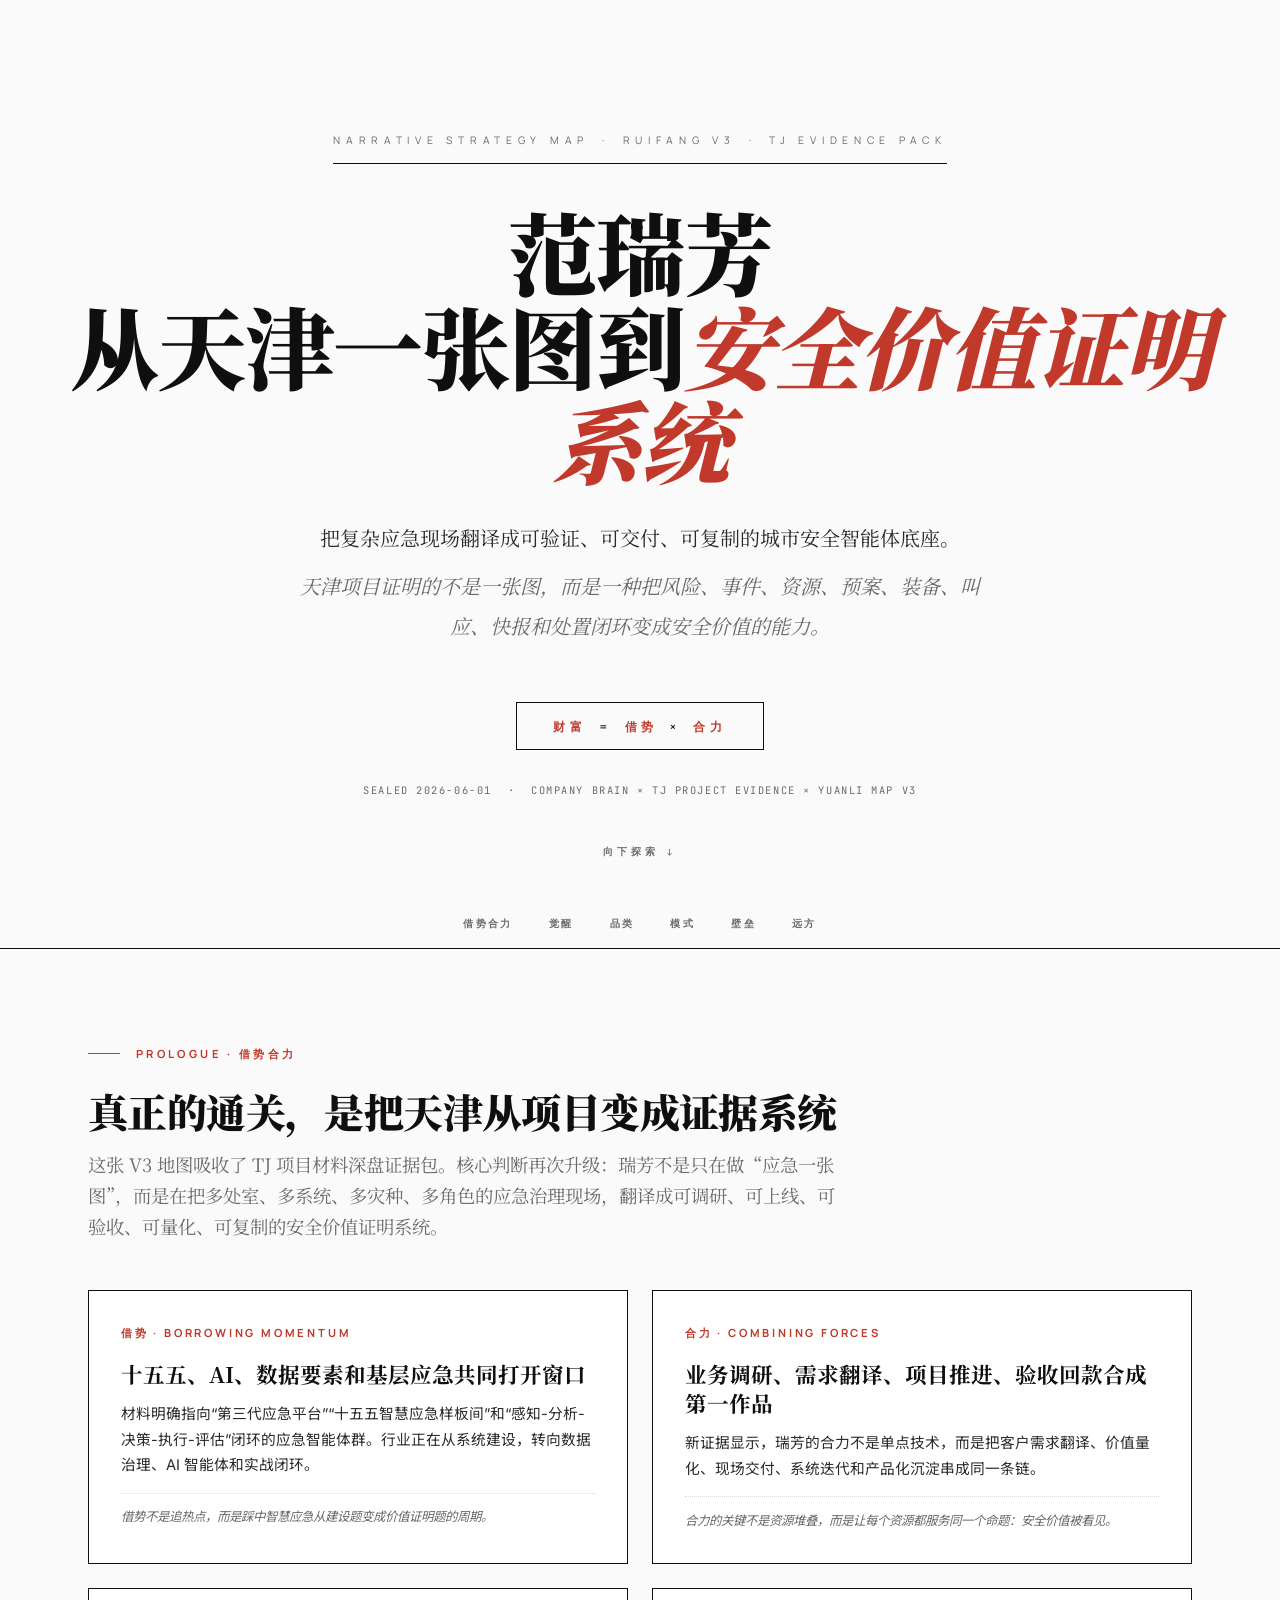
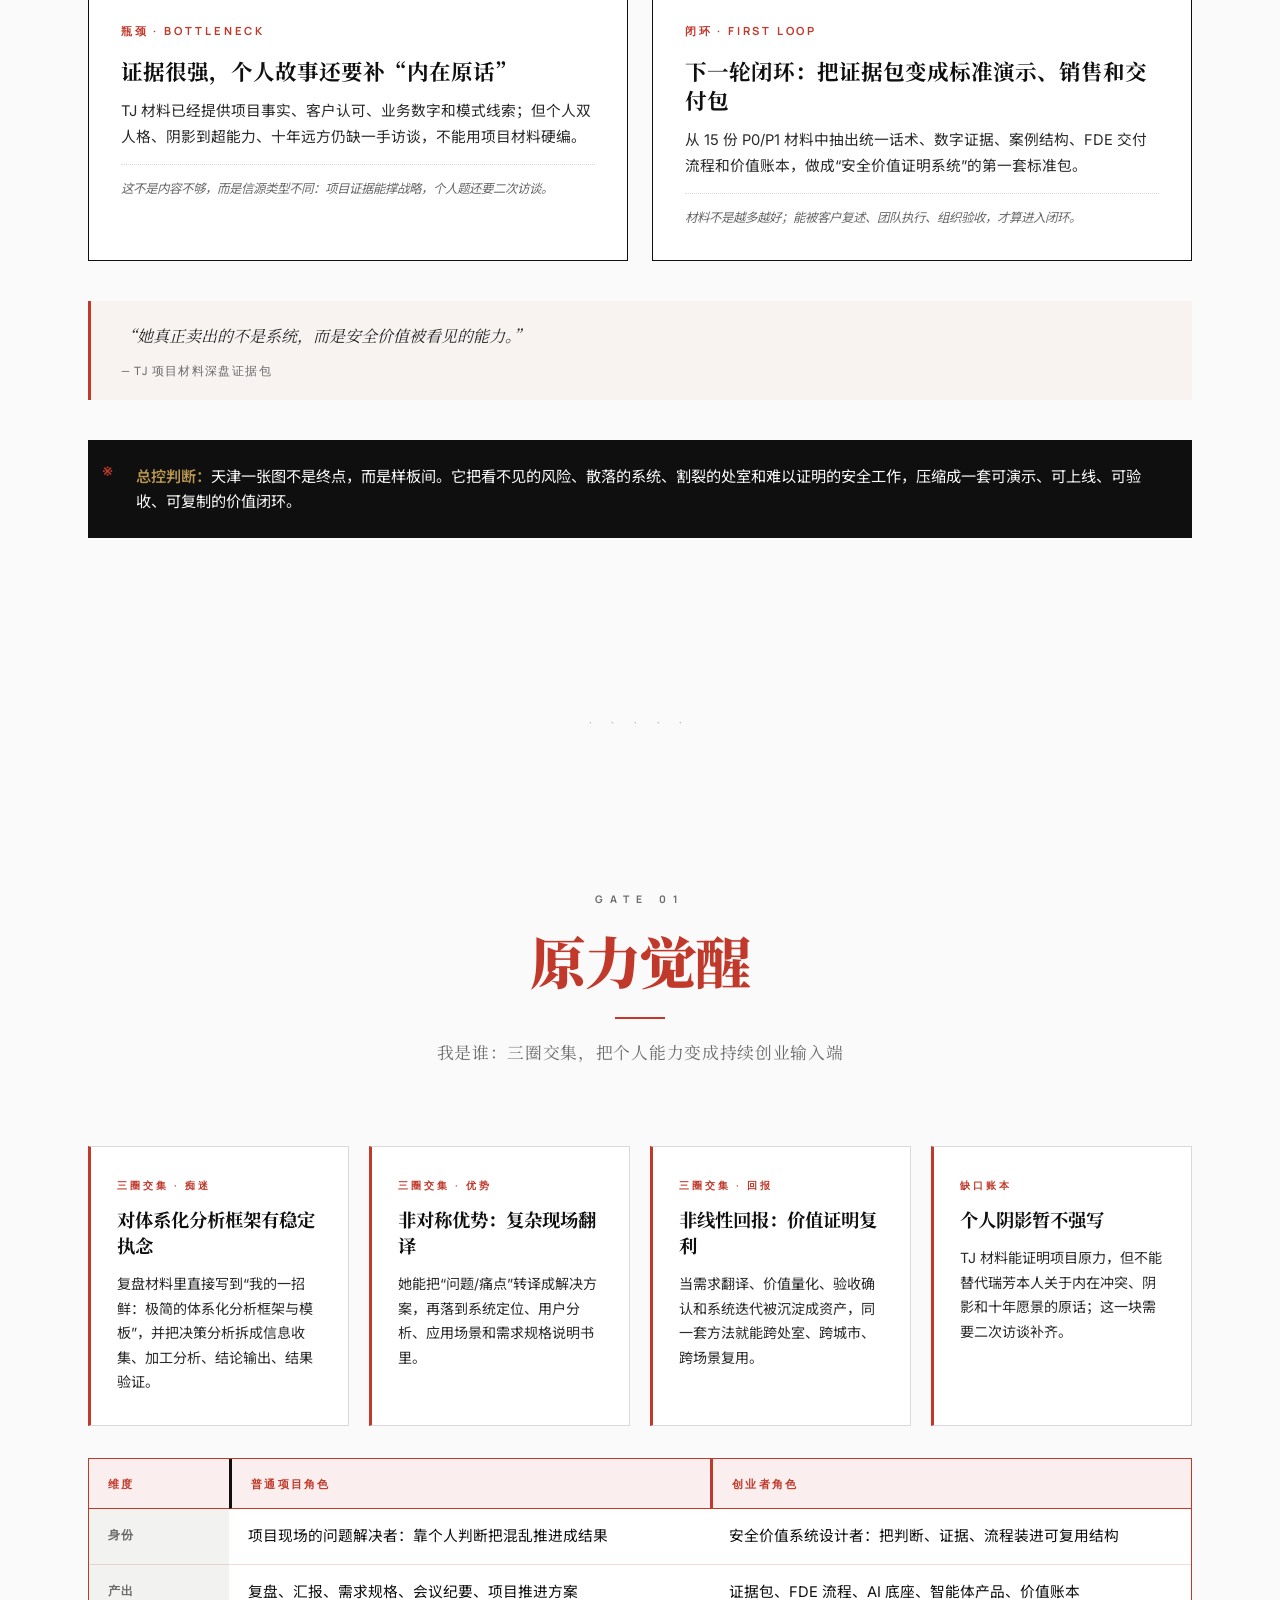
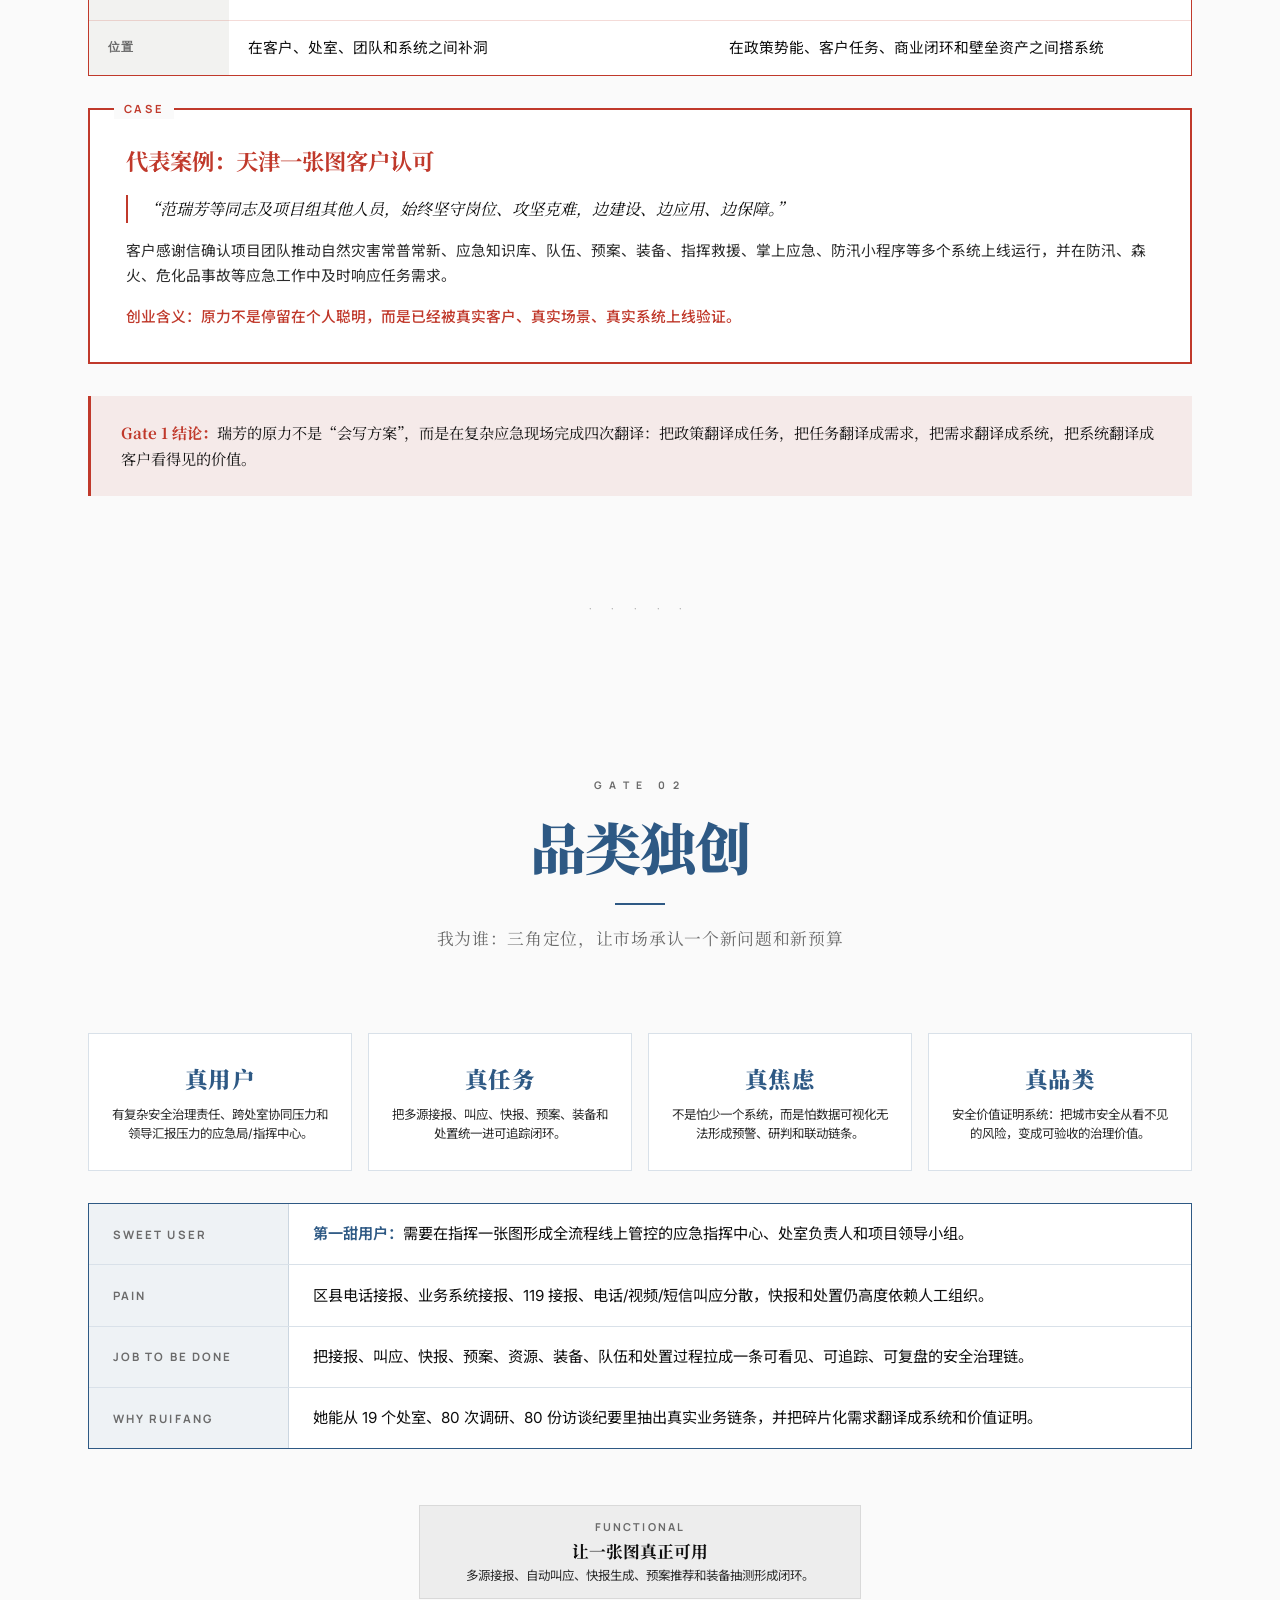
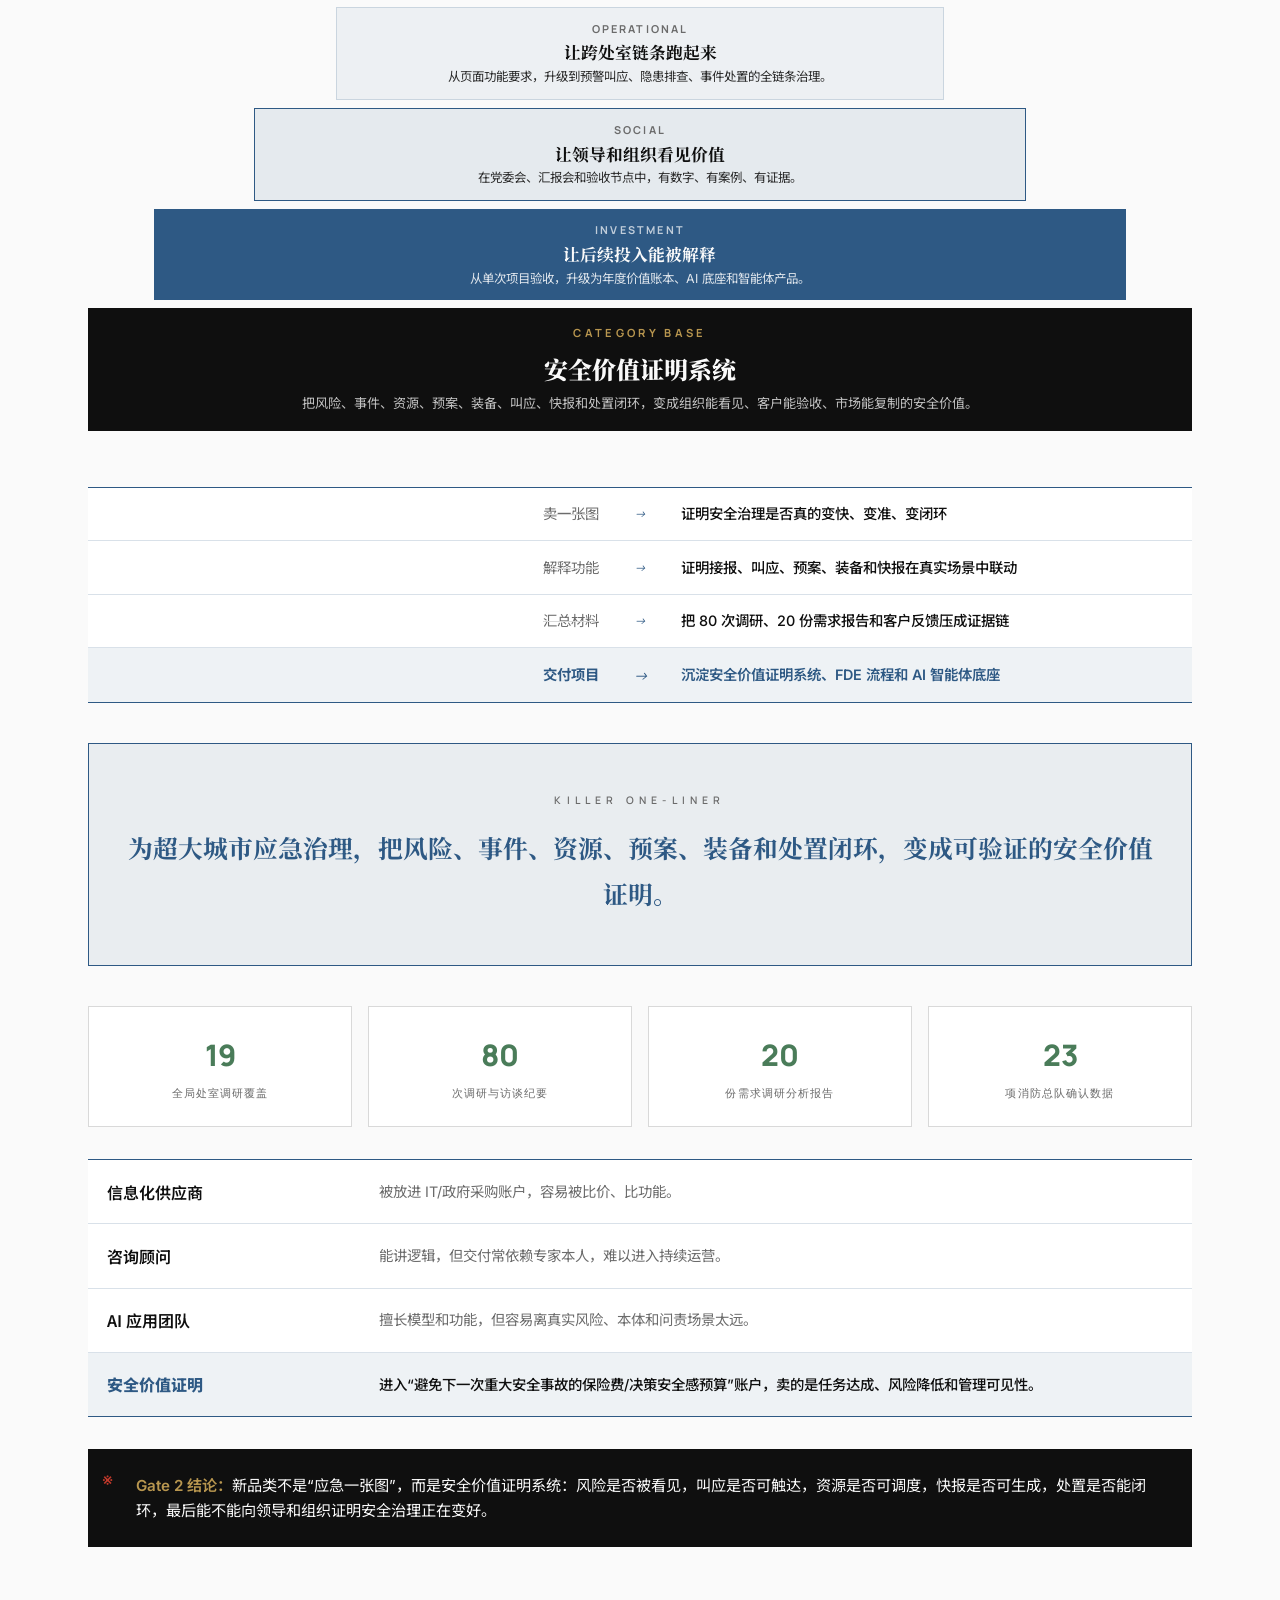
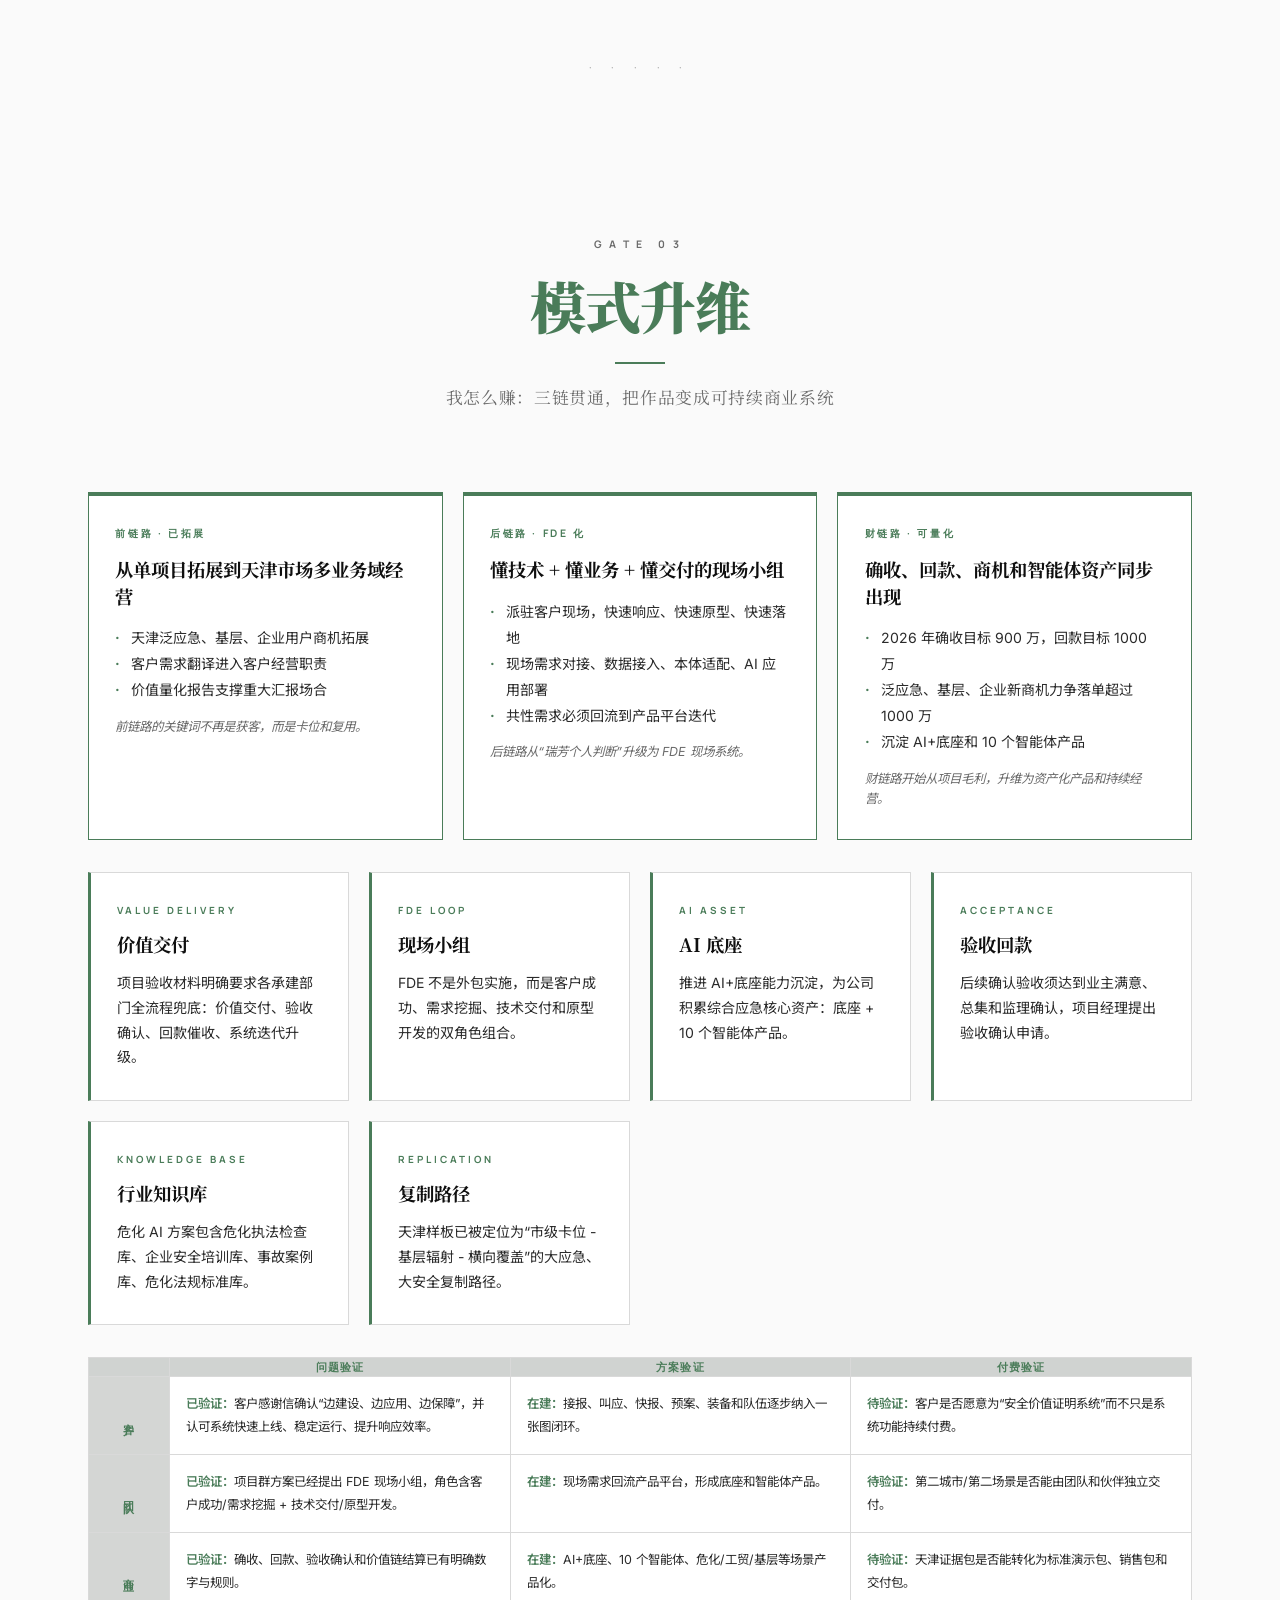
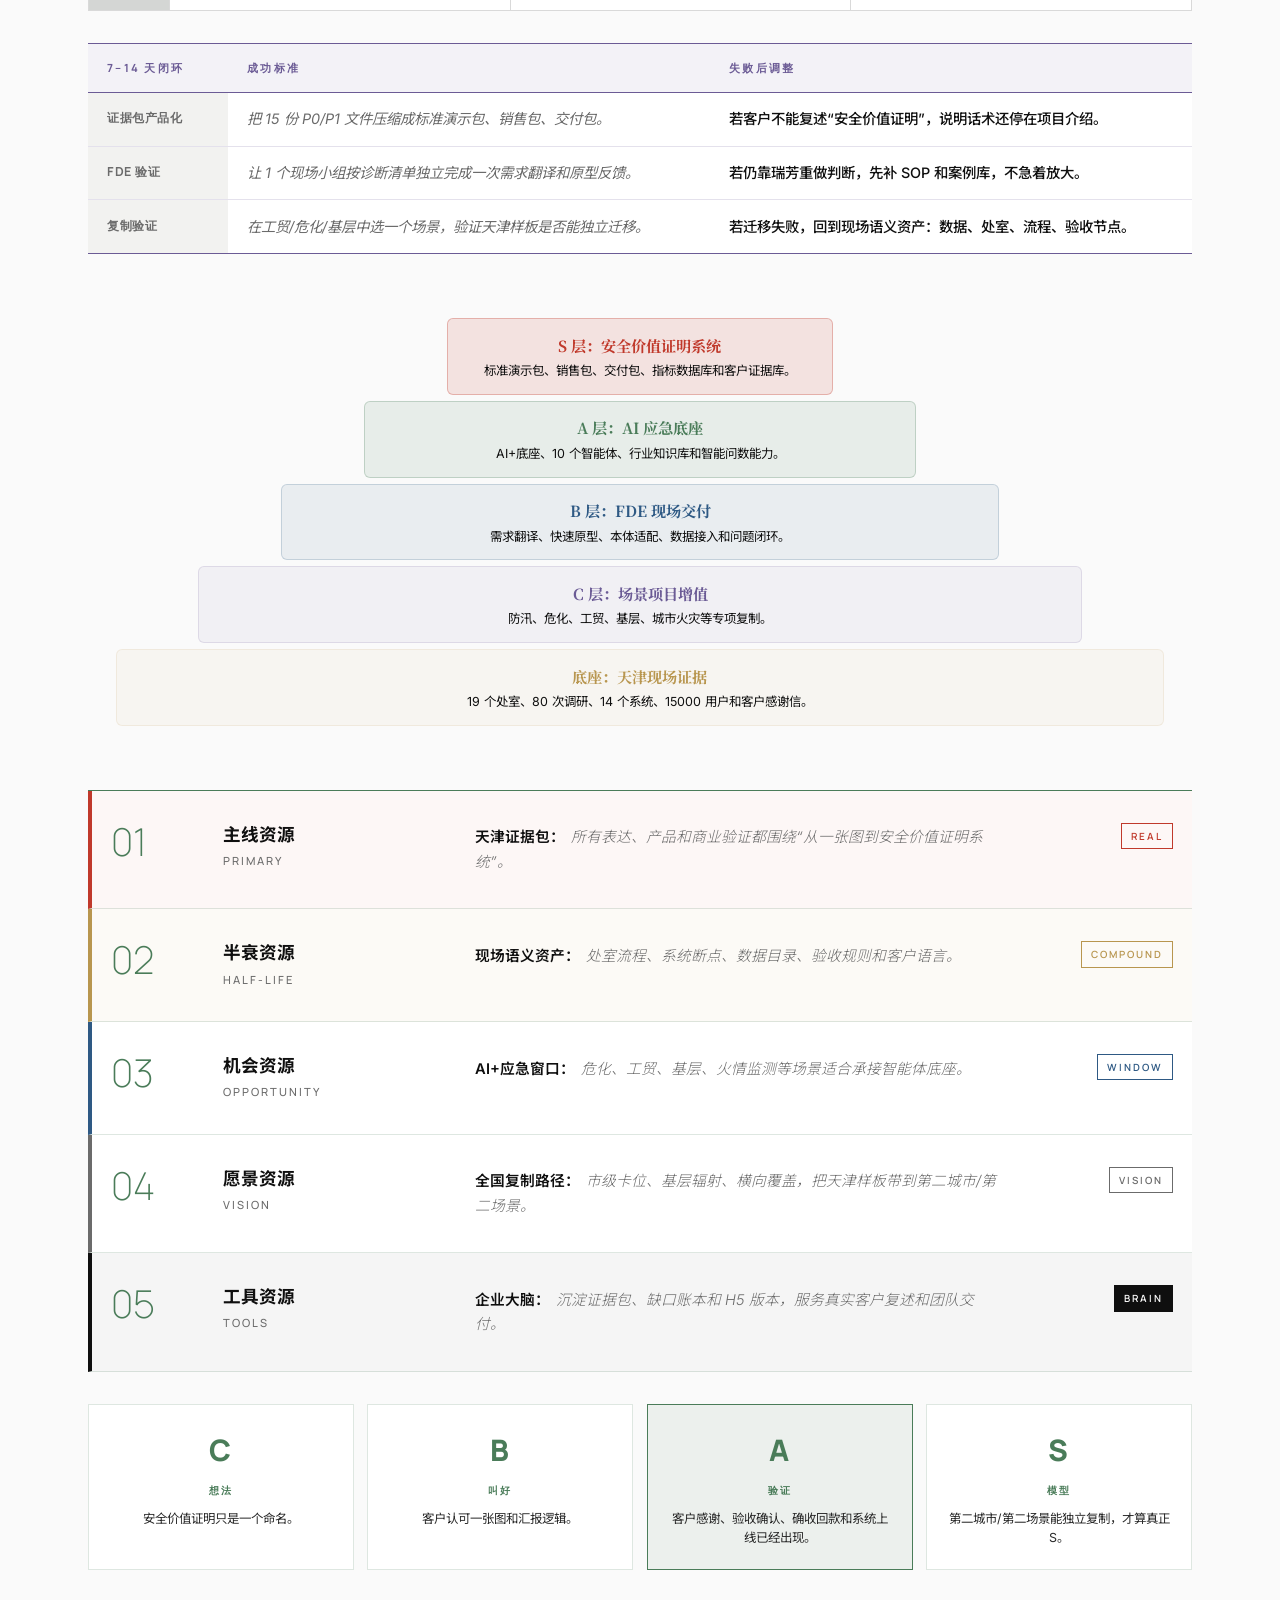
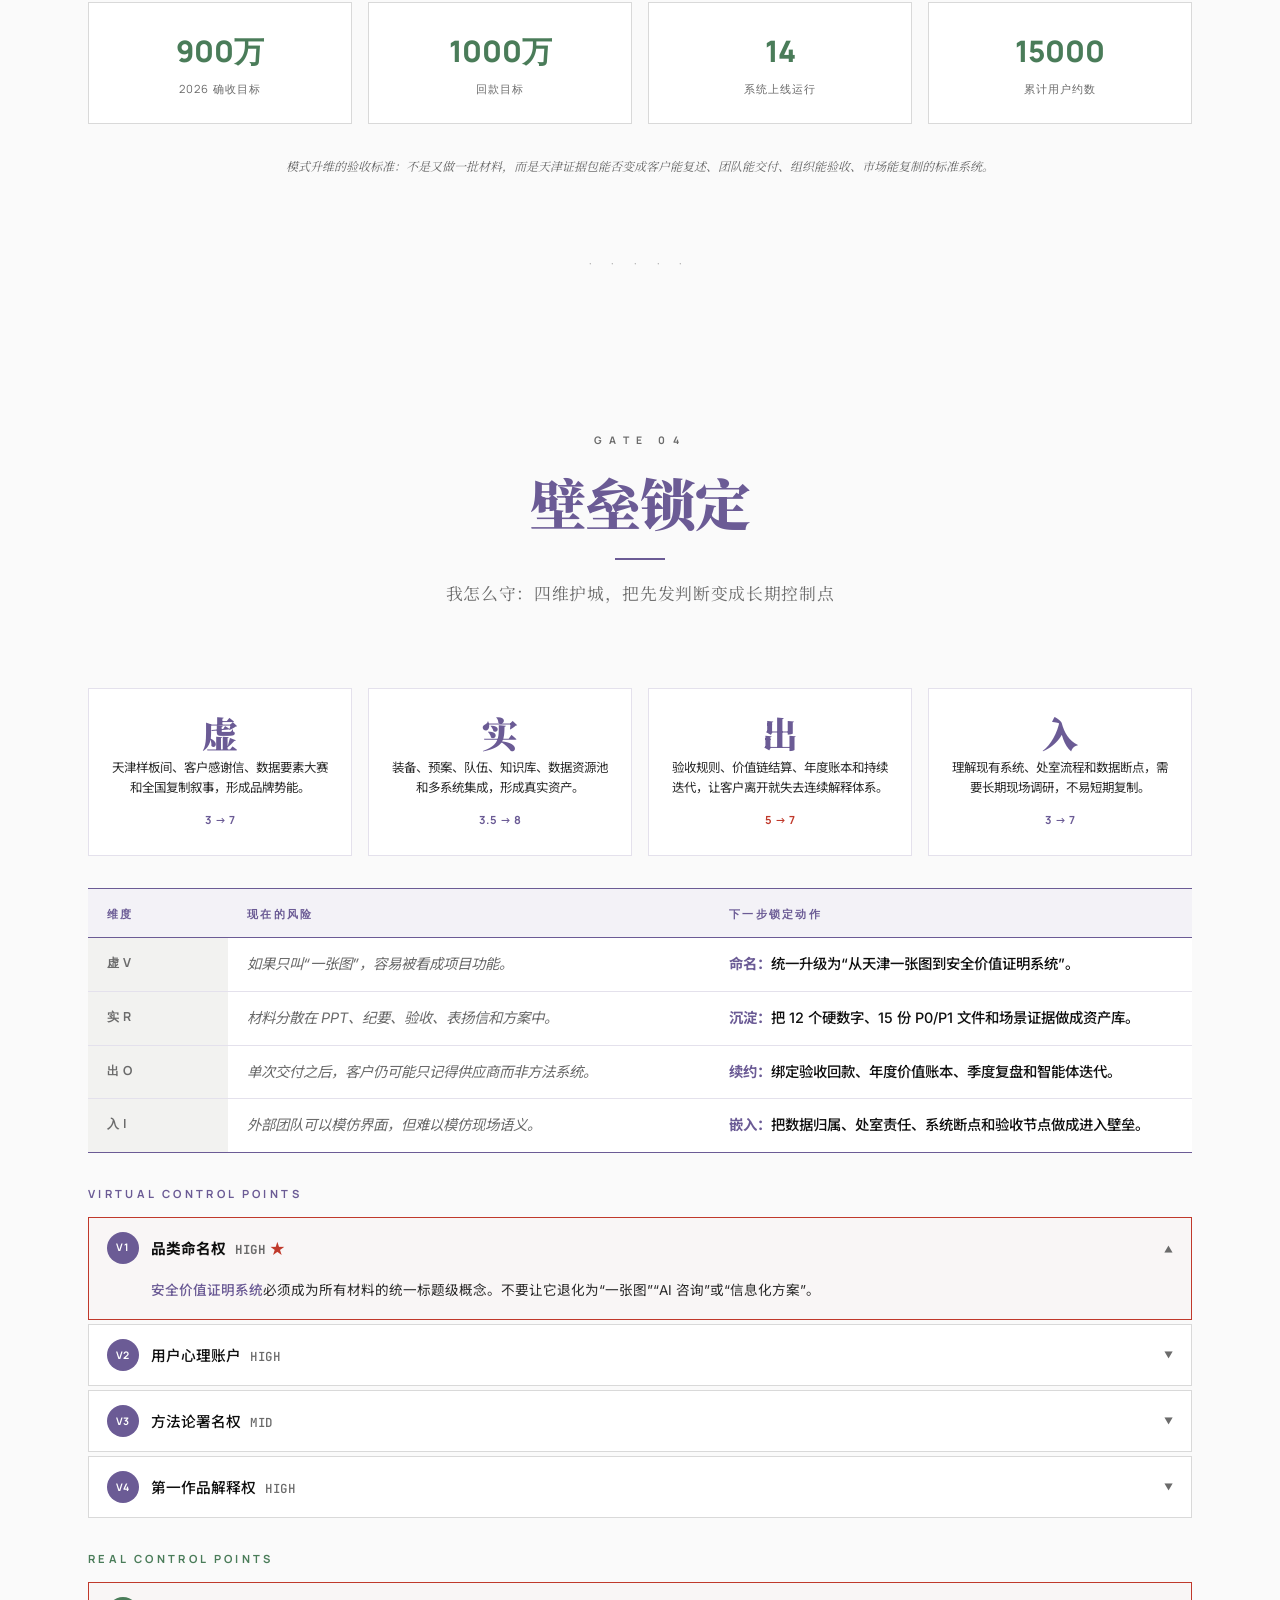
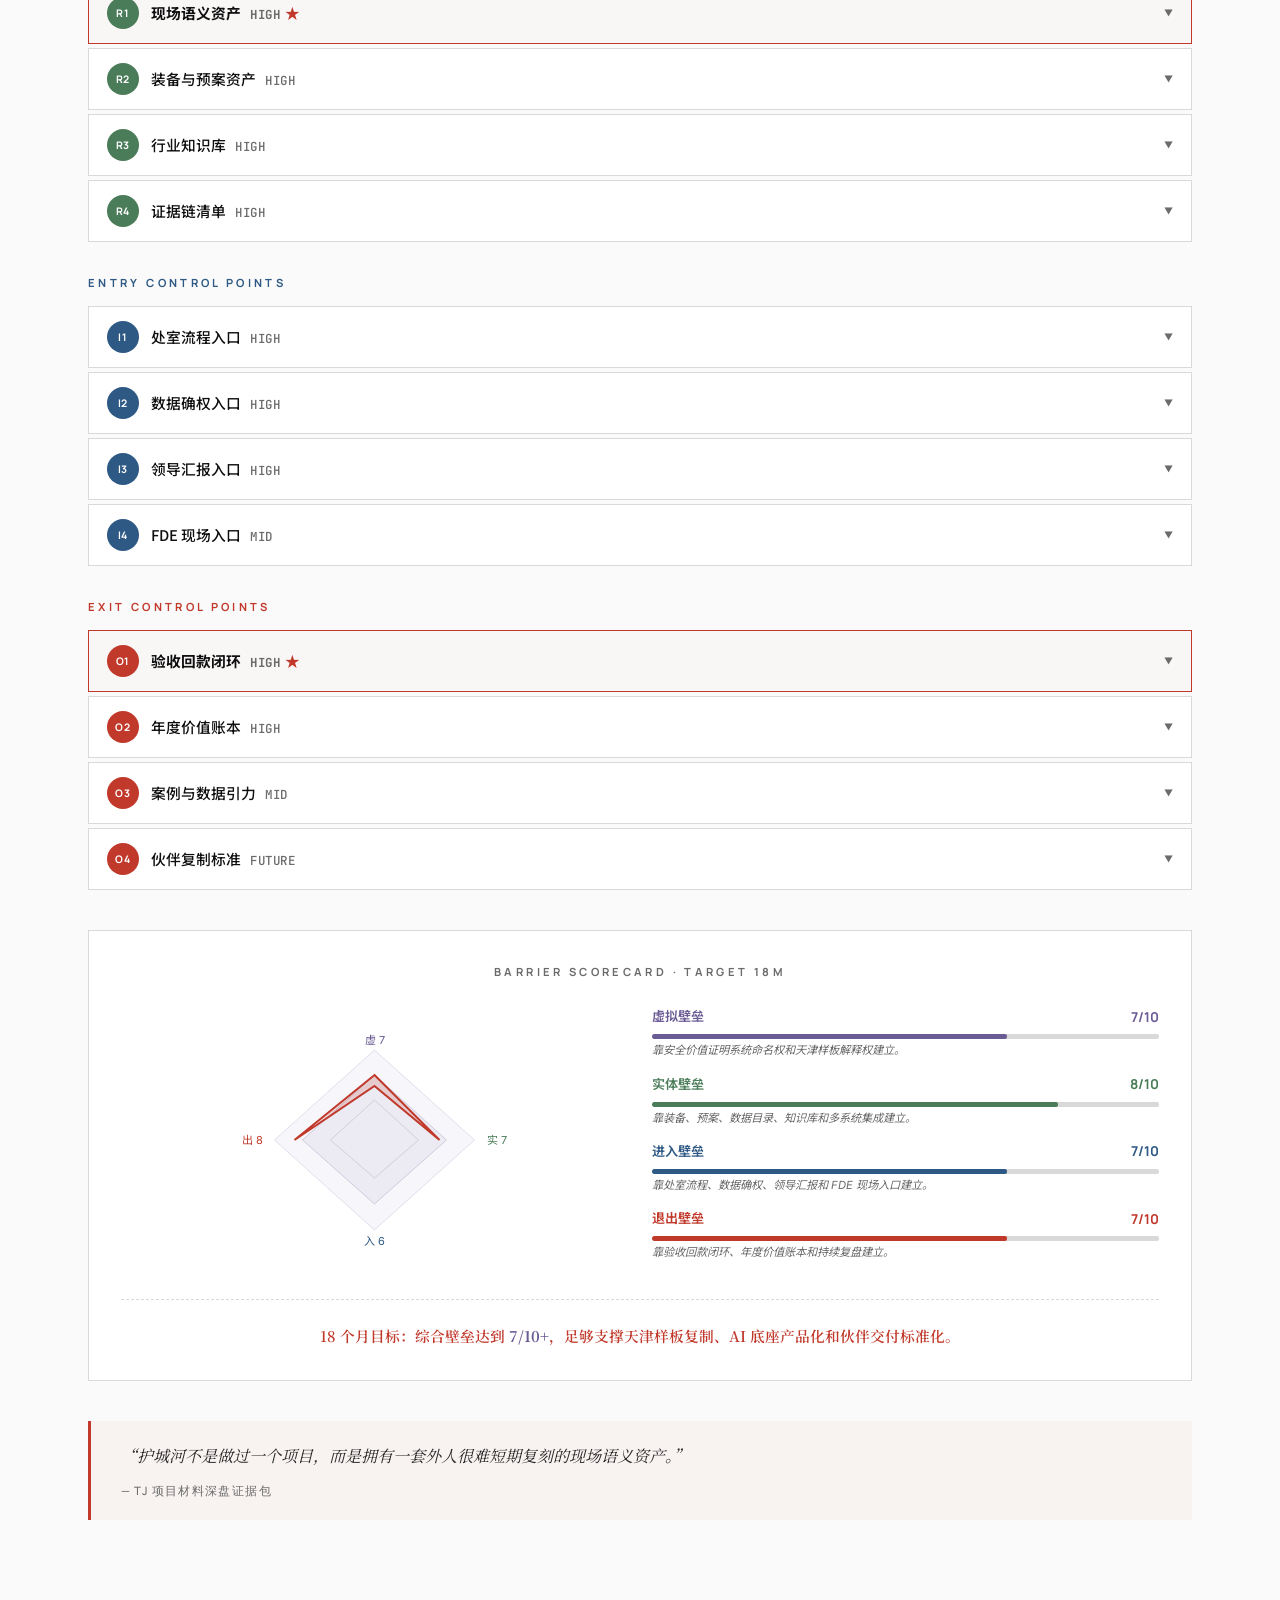
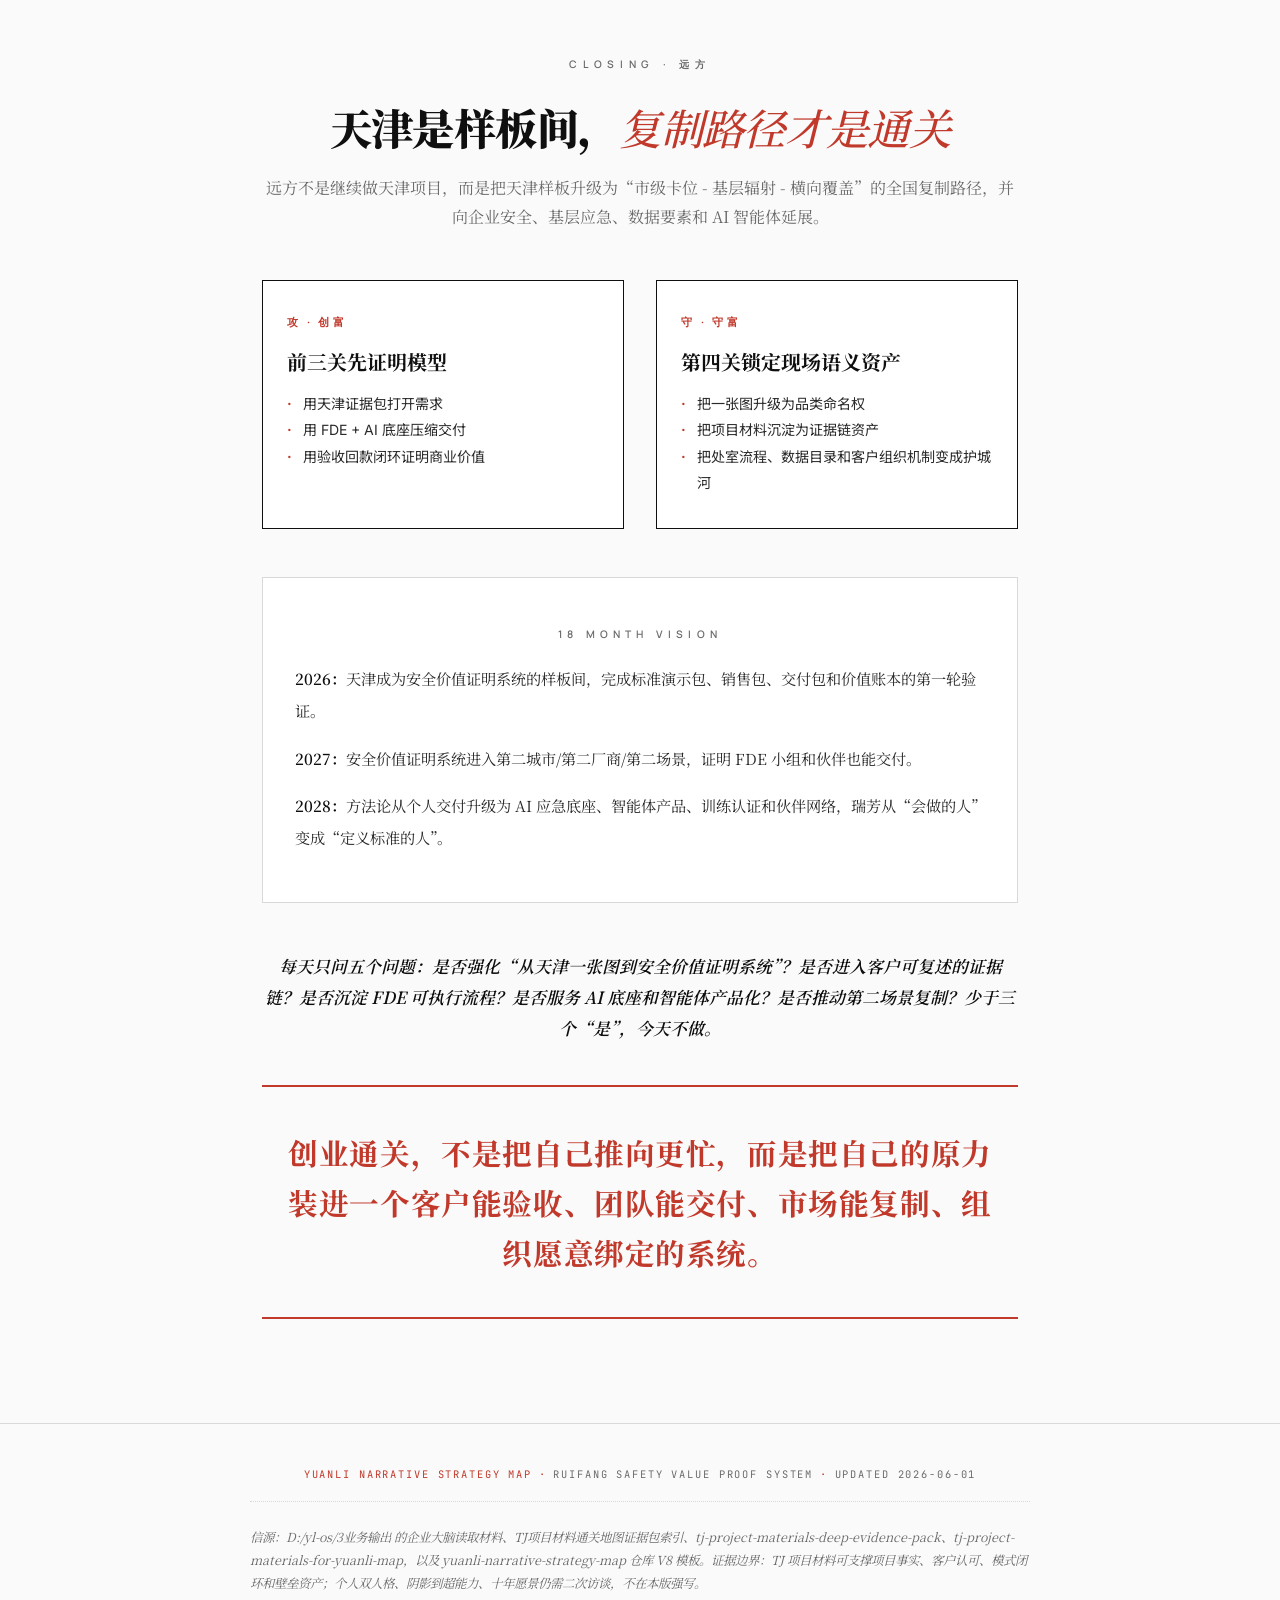
<file: enterprise-brain-output/2026-06-01/ruifang-yuanli-entrepreneurship-map.html>
<!DOCTYPE html>
<html lang="zh-Hans">
<head>
<meta charset="UTF-8">
<meta name="viewport" content="width=device-width, initial-scale=1.0">
<title>范瑞芳：从天津一张图到安全价值证明系统 V3</title>
<link rel="preconnect" href="https://fonts.googleapis.com">
<link rel="preconnect" href="https://fonts.gstatic.com" crossorigin>
<link href="https://fonts.googleapis.com/css2?family=Manrope:wght@200;300;400;500;600;700;800&family=Inter:wght@300;400;500;600&family=Noto+Sans+SC:wght@300;400;500;700;900&family=Noto+Serif+SC:wght@400;500;700;900&family=JetBrains+Mono:wght@300;400;500&display=swap" rel="stylesheet">
<style>
  :root{
    --bg:#FAFAFA; --bg-alt:#F2F2F0; --bg-card:#FFFFFF; --bg-soft:#EFEDE6;
    --ink:#0F0F0F; --ink-soft:#2A2A2A;
    --gray:#6B6B6B; --gray-light:#ADADAD; --gray-faint:#D9D9D9;
    --accent:#C0392B;
    --g1:#C0392B; --g1-soft:rgba(192,57,43,.08); --g1-border:rgba(192,57,43,.18);
    --g2:#2E5984; --g2-soft:rgba(46,89,132,.08); --g2-border:rgba(46,89,132,.18);
    --g3:#4A7C59; --g3-soft:rgba(74,124,89,.08); --g3-border:rgba(74,124,89,.18);
    --g4:#6B5B95; --g4-soft:rgba(107,91,149,.08); --g4-border:rgba(107,91,149,.18);
    --gold:#B8964F;
  }
  *{margin:0;padding:0;box-sizing:border-box}
  html{font-size:16px;scroll-behavior:smooth;scroll-padding-top:64px}
  body{background:var(--bg);color:var(--ink);font-family:'Inter','Noto Sans SC',sans-serif;font-weight:400;line-height:1.65;-webkit-font-smoothing:antialiased;overflow-x:hidden}
  em{font-style:normal;color:var(--accent);font-weight:500}
  a{color:inherit;text-decoration:none}
  section{max-width:1200px;margin:0 auto;padding:0 3rem}

  /* ═══ HERO ═══ */
  .hero{min-height:100vh;display:flex;flex-direction:column;justify-content:center;align-items:center;text-align:center;padding:5rem 2rem 3rem;position:relative}
  .hero-badge{font-family:'Manrope',sans-serif;font-size:.65rem;letter-spacing:.55em;color:var(--gray);text-transform:uppercase;margin-bottom:2.5rem;padding-bottom:.85rem;border-bottom:1px solid var(--ink);display:inline-block}
  .hero-badge .dot{color:var(--accent);margin:0 .5em}
  .hero h1{font-family:'Noto Serif SC','Manrope',serif;font-size:clamp(3rem,7vw,5.75rem);font-weight:900;line-height:1.05;letter-spacing:-.025em;color:var(--ink)}
  .hero h1 span.accent{color:var(--accent);font-style:italic}
  .hero-sub{font-family:'Noto Serif SC',serif;font-size:clamp(1rem,2vw,1.25rem);color:var(--ink-soft);margin-top:2rem;max-width:680px;line-height:2;font-weight:400}
  .hero-sub .line2{color:var(--gray);font-style:italic;display:block;margin-top:.5rem}
  .hero-formula{margin-top:3.5rem;font-family:'Manrope',sans-serif;font-size:.72rem;font-weight:600;letter-spacing:.4em;color:var(--accent);border:1px solid var(--ink);padding:.85rem 2.25rem;text-transform:uppercase}
  .hero-formula .x{margin:0 .5em;color:var(--ink)}
  .hero-meta{margin-top:2rem;font-family:'JetBrains Mono',monospace;font-size:.65rem;color:var(--gray);letter-spacing:.15em}
  .hero-meta .dot{color:var(--accent);margin:0 .8em}
  .hero-scroll{position:absolute;bottom:2.5rem;font-family:'Manrope',sans-serif;font-size:.6rem;font-weight:600;letter-spacing:.45em;color:var(--gray);animation:pulse 2s ease-in-out infinite}
  @keyframes pulse{0%,100%{opacity:.4}50%{opacity:.9}}

  /* ═══ NAV ═══ */
  nav.navbar{position:sticky;top:0;z-index:100;background:rgba(250,250,250,.92);backdrop-filter:blur(14px);border-bottom:1px solid var(--ink);display:flex;justify-content:center;gap:0;flex-wrap:wrap}
  nav.navbar a{padding:.95rem 1.15rem;font-family:'Manrope',sans-serif;font-size:.65rem;font-weight:600;letter-spacing:.2em;color:var(--gray);text-transform:uppercase;transition:color .25s;position:relative}
  nav.navbar a:hover{color:var(--accent)}
  nav.navbar a::after{content:'';position:absolute;bottom:0;left:50%;width:0;height:1px;background:var(--accent);transition:all .25s;transform:translateX(-50%)}
  nav.navbar a:hover::after{width:60%}

  /* ═══ INTRO · 借势合力 ═══ */
  .intro-wrap{padding:6rem 0 4rem}
  .intro-tag{font-family:'Manrope',sans-serif;font-size:.7rem;font-weight:700;letter-spacing:.3em;color:var(--accent);text-transform:uppercase;margin-bottom:1.5rem;display:flex;align-items:center;gap:1rem}
  .intro-tag::before{content:'';width:32px;height:1px;background:var(--accent)}
  .intro-title{font-family:'Noto Serif SC',serif;font-weight:900;font-size:2.5rem;line-height:1.2;letter-spacing:-.015em;margin-bottom:.85rem}
  .intro-deck{font-family:'Noto Serif SC',serif;font-size:1.15rem;color:var(--gray);font-weight:400;line-height:1.7;max-width:760px;margin-bottom:3rem}
  .intro-grid{display:grid;grid-template-columns:1fr 1fr;gap:1.5rem;margin-bottom:2rem}
  .intro-card{background:var(--bg-card);border:1px solid var(--ink);padding:2rem;position:relative;transition:transform .35s ease,box-shadow .35s ease}
  .intro-card:hover{transform:translateY(-3px);box-shadow:5px 5px 0 var(--ink)}
  .intro-card .label{font-family:'Manrope',sans-serif;font-weight:700;font-size:.7rem;letter-spacing:.25em;color:var(--accent);text-transform:uppercase;margin-bottom:1rem}
  .intro-card h4{font-family:'Noto Serif SC',serif;font-weight:700;font-size:1.35rem;line-height:1.35;margin-bottom:.85rem}
  .intro-card p{font-size:.92rem;line-height:1.75;color:var(--ink-soft)}
  .intro-card p+p{margin-top:.6rem}
  .intro-card .footnote{margin-top:.85rem;font-size:.78rem;color:var(--gray);font-style:italic;line-height:1.6;padding-top:.85rem;border-top:1px dotted var(--gray-faint)}

  /* ═══ QUOTE ═══ */
  .qb{border-left:3px solid var(--accent);padding:1.25rem 1.85rem;margin:2.5rem 0;background:rgba(192,57,43,.04)}
  .qb p{font-family:'Noto Serif SC',serif;font-style:italic;font-size:1rem;line-height:1.85;color:var(--ink-soft)}
  .qb cite{display:block;margin-top:.65rem;font-family:'Manrope',sans-serif;font-size:.72rem;color:var(--gray);font-style:normal;letter-spacing:.12em;font-weight:500}

  /* ═══ SEPARATOR ═══ */
  .sep{text-align:center;padding:5rem 0 4rem;color:var(--gray-light);font-size:.65rem;letter-spacing:.85em;font-family:'Manrope',sans-serif;font-weight:600}

  /* ═══ GATE HEADER ═══ */
  .gh{text-align:center;padding:6rem 2rem 3rem;scroll-margin-top:64px}
  .gh-num{font-family:'Manrope',sans-serif;font-size:.65rem;font-weight:700;letter-spacing:.7em;color:var(--gray);margin-bottom:1.25rem}
  .gh h2{font-family:'Noto Serif SC',serif;font-size:clamp(2.25rem,5.5vw,3.5rem);font-weight:900;line-height:1.15;margin-bottom:.85rem;letter-spacing:-.02em}
  .gh p{color:var(--gray);font-size:1.05rem;letter-spacing:.04em;font-family:'Noto Serif SC',serif}
  .gh.g1 h2{color:var(--g1)} .gh.g2 h2{color:var(--g2)} .gh.g3 h2{color:var(--g3)} .gh.g4 h2{color:var(--g4)}
  .gh-rule{width:50px;height:2px;margin:1.5rem auto 1.25rem}
  .gh.g1 .gh-rule{background:var(--g1)} .gh.g2 .gh-rule{background:var(--g2)} .gh.g3 .gh-rule{background:var(--g3)} .gh.g4 .gh-rule{background:var(--g4)}

  /* ═══ CARDS ═══ */
  .grid{display:grid;gap:1.25rem;margin:2rem 0}
  .grid-2{grid-template-columns:repeat(auto-fit,minmax(300px,1fr))}
  .grid-3{grid-template-columns:repeat(auto-fit,minmax(260px,1fr))}
  .grid-4{grid-template-columns:repeat(auto-fit,minmax(220px,1fr))}
  .card{background:var(--bg-card);border:1px solid var(--gray-faint);padding:1.85rem 1.65rem;transition:all .35s ease;position:relative}
  .card:hover{transform:translateY(-2px);box-shadow:4px 4px 0 var(--gray-faint)}
  .card.g1{border-left:3px solid var(--g1)} .card.g2{border-left:3px solid var(--g2)}
  .card.g3{border-left:3px solid var(--g3)} .card.g4{border-left:3px solid var(--g4)}
  .card .tag{font-family:'Manrope',sans-serif;font-weight:700;font-size:.62rem;letter-spacing:.3em;text-transform:uppercase;margin-bottom:.85rem}
  .card.g1 .tag{color:var(--g1)} .card.g2 .tag{color:var(--g2)} .card.g3 .tag{color:var(--g3)} .card.g4 .tag{color:var(--g4)}
  .card h3{font-family:'Noto Serif SC',serif;font-size:1.15rem;font-weight:700;line-height:1.4;margin-bottom:.85rem}
  .card p{font-size:.88rem;color:var(--ink-soft);line-height:1.75}
  .card p+p{margin-top:.55rem}
  .card ul{list-style:none;padding:0;font-size:.88rem;color:var(--ink-soft);line-height:1.85}
  .card ul li{padding-left:1.1rem;position:relative;padding-bottom:.15rem}
  .card ul li::before{content:'·';position:absolute;left:0;color:var(--accent);font-weight:700}
  .card.g1 ul li::before{color:var(--g1)} .card.g2 ul li::before{color:var(--g2)} .card.g3 ul li::before{color:var(--g3)} .card.g4 ul li::before{color:var(--g4)}
  .card .footnote{margin-top:.85rem;font-size:.78rem;color:var(--gray);font-style:italic;line-height:1.6}

  /* ═══ KEY JUDGEMENT ═══ */
  .key-judge{background:var(--ink);color:var(--bg);padding:1.5rem 2rem;margin:2rem 0;font-size:.95rem;line-height:1.65;position:relative;padding-left:3rem}
  .key-judge::before{content:'※';position:absolute;top:1rem;left:.85rem;color:var(--accent);font-size:1.1rem}
  .key-judge strong{color:var(--gold);font-weight:600}

  /* ═══ AB FRAME ═══ */
  .ab-frame{display:grid;grid-template-columns:140px 1fr 1fr;border:1px solid var(--g1);margin:2rem 0;background:var(--bg-card)}
  .ab-frame > div{padding:1rem 1.2rem;border-bottom:1px solid var(--g1-border);font-size:.92rem;line-height:1.55}
  .ab-frame > div:nth-last-child(-n+3){border-bottom:none}
  .ab-frame .h{font-family:'Manrope',sans-serif;font-weight:700;font-size:.7rem;letter-spacing:.2em;text-transform:uppercase;background:var(--g1-soft);color:var(--g1);border-bottom:1px solid var(--g1)}
  .ab-frame .ha{border-left:3px solid var(--ink)} .ab-frame .hb{border-left:3px solid var(--g1)}
  .ab-frame .dim{font-family:'Manrope',sans-serif;font-weight:600;font-size:.78rem;color:var(--gray);letter-spacing:.04em;text-transform:uppercase;background:var(--bg-alt)}

  /* ═══ AB UNDERLINE ═══ */
  .ab-underline{padding:1.5rem 1.85rem;background:var(--g1-soft);border-left:3px solid var(--g1);margin:1.5rem 0;font-size:.95rem;line-height:1.7;font-family:'Noto Serif SC',serif}
  .ab-underline strong{color:var(--g1);font-weight:700}

  /* ═══ CASE BOX (代表作) ═══ */
  .case-box{background:var(--bg-card);border:2px solid var(--g1);padding:2rem 2.25rem;margin:2rem 0;position:relative}
  .case-box::before{content:'CASE';position:absolute;top:-.65rem;left:1.5rem;background:var(--bg);color:var(--g1);font-family:'Manrope',sans-serif;font-weight:700;font-size:.7rem;letter-spacing:.25em;padding:0 .6rem}
  .case-box h4{font-family:'Noto Serif SC',serif;font-weight:700;font-size:1.4rem;margin-bottom:.85rem;color:var(--g1)}
  .case-box .case-quote{font-family:'Noto Serif SC',serif;font-style:italic;font-size:1rem;line-height:1.75;color:var(--ink);padding-left:1rem;border-left:2px solid var(--g1);margin:1rem 0}
  .case-box p{font-size:.92rem;line-height:1.7;color:var(--ink-soft)}
  .case-box .meaning{margin-top:1rem;font-size:.92rem;font-weight:500;color:var(--g1)}

  /* ═══ FOUR WORD ═══ */
  .four-word{display:grid;grid-template-columns:repeat(4,1fr);gap:1rem;margin:2rem 0}
  .word-card{background:var(--bg-card);border:1px solid var(--g2-border);padding:1.65rem 1.25rem;text-align:center;transition:all .35s ease}
  .word-card:hover{border-color:var(--g2);transform:translateY(-2px)}
  .word-card .word{font-family:'Noto Serif SC',serif;font-size:1.4rem;font-weight:900;color:var(--g2);margin-bottom:.5rem;letter-spacing:.05em}
  .word-card p{font-size:.78rem;color:var(--ink-soft);line-height:1.55}

  /* ═══ PROFILE BOX ═══ */
  .profile{border:1px solid var(--g2);background:var(--bg-card);margin:1.5rem 0}
  .profile-row{display:grid;grid-template-columns:200px 1fr;border-bottom:1px solid var(--g2-border);align-items:stretch}
  .profile-row:last-child{border-bottom:none}
  .profile-row > div{padding:1.15rem 1.5rem}
  .profile-row .key{font-family:'Manrope',sans-serif;font-weight:700;font-size:.72rem;letter-spacing:.18em;color:var(--gray);background:var(--g2-soft);border-right:1px solid var(--g2-border);display:flex;align-items:center;text-transform:uppercase}
  .profile-row .val{font-size:.95rem;line-height:1.55}
  .profile-row .val strong{color:var(--g2);font-weight:600}

  /* ═══ MIND PYRAMID ═══ */
  .pyramid-wrap{margin:2rem 0;padding:1.5rem 0}
  .pyramid{display:flex;flex-direction:column;align-items:center;gap:.5rem}
  .pyramid-tier{padding:.75rem 1.5rem;text-align:center;transition:transform .35s ease;position:relative}
  .pyramid-tier:hover{transform:scale(1.02)}
  .pyramid-tier .tier-label{font-family:'Manrope',sans-serif;font-size:.68rem;font-weight:700;letter-spacing:.2em;text-transform:uppercase;color:var(--gray);margin-bottom:.3rem}
  .pyramid-tier h5{font-family:'Noto Serif SC',serif;font-size:1.05rem;font-weight:700;line-height:1.3;margin-bottom:.25rem}
  .pyramid-tier p{font-size:.78rem;color:var(--ink-soft);line-height:1.5}
  .py-t1{background:rgba(217,217,217,.4);width:40%;border:1px solid var(--gray-faint)}
  .py-t2{background:rgba(46,89,132,.06);width:55%;border:1px solid var(--g2-border)}
  .py-t3{background:rgba(46,89,132,.10);width:70%;border:1px solid var(--g2)}
  .py-t4{background:var(--g2);color:var(--bg);width:88%}
  .py-t4 .tier-label{color:rgba(255,255,255,.7)}
  .py-t4 h5{color:var(--bg)}
  .py-t4 p{color:rgba(255,255,255,.85)}
  .py-base{background:var(--ink);color:var(--bg);width:100%;padding:1rem 1.5rem;text-align:center}
  .py-base .label{font-family:'Manrope',sans-serif;font-size:.7rem;font-weight:700;letter-spacing:.3em;color:var(--gold);text-transform:uppercase;margin-bottom:.4rem}
  .py-base h5{font-family:'Noto Serif SC',serif;font-size:1.5rem;font-weight:900;color:var(--bg);margin-bottom:.25rem}
  .py-base p{font-size:.82rem;color:rgba(255,255,255,.75)}

  /* ═══ VALIDATION MATRIX 4 象限 ═══ */
  .vmx{display:grid;grid-template-columns:1fr 1fr;gap:.6rem;margin:1.5rem 0}
  .vmx-cell{padding:1rem 1.25rem;border:1px solid;border-radius:6px}
  .vmx-cell .head{font-family:'Manrope',sans-serif;font-weight:700;font-size:.7rem;letter-spacing:.04em;margin-bottom:.4rem}
  .vmx-cell p{font-size:.85rem;color:var(--ink-soft);line-height:1.55}
  .vmx-cell .num{font-family:'JetBrains Mono',monospace;font-size:.78rem;color:var(--gray);margin-top:.3rem;font-style:italic}
  .vmx-y{background:rgba(74,124,89,.05);border-color:rgba(74,124,89,.18)} .vmx-y .head{color:var(--g3)}
  .vmx-w{background:rgba(184,150,79,.04);border-color:rgba(184,150,79,.18)} .vmx-w .head{color:var(--gold)}
  .vmx-r{background:rgba(192,57,43,.04);border-color:rgba(192,57,43,.18)} .vmx-r .head{color:var(--g1)}

  /* ═══ CATEGORY MATRIX 16 场景 ═══ */
  .cmx{margin:2rem 0}
  .cmx-row{display:flex;align-items:stretch;gap:6px;margin-bottom:6px}
  .cmx-level{width:80px;flex-shrink:0;border-radius:6px;display:flex;align-items:center;justify-content:center;font-family:'Manrope',sans-serif;font-size:.6rem;font-weight:700;letter-spacing:.1em;text-align:center;padding:8px 4px;line-height:1.4}
  .cmx-items{flex:1;display:flex;flex-wrap:wrap;gap:6px}
  .cmx-tag{font-size:.72rem;padding:6px 12px;border-radius:5px;line-height:1.5;border:1px solid transparent}
  .cmx-tag .sub{display:block;font-size:.6rem;opacity:.65;margin-top:2px}
  .cmx-section{font-family:'Manrope',sans-serif;font-size:.62rem;letter-spacing:.3em;color:var(--gray);margin:1.25rem 0 .5rem;text-transform:uppercase;font-weight:600}
  .cmx-l-y{background:rgba(74,124,89,.15);color:var(--g3)} .cmx-t-y{background:rgba(74,124,89,.08);border-color:rgba(74,124,89,.22);color:var(--ink)}
  .cmx-l-b{background:rgba(46,89,132,.15);color:var(--g2)} .cmx-t-b{background:rgba(46,89,132,.06);border-color:rgba(46,89,132,.18);color:var(--ink)}
  .cmx-l-g{background:rgba(184,150,79,.12);color:var(--gold)} .cmx-t-g{background:rgba(184,150,79,.05);border-color:rgba(184,150,79,.15);color:var(--ink)}
  .cmx-l-p{background:rgba(107,91,149,.12);color:var(--g4)} .cmx-t-p{background:rgba(107,91,149,.04);border-color:rgba(107,91,149,.15);color:var(--gray)}

  /* ═══ VALUE LADDER ═══ */
  .val-ladder{margin:2rem 0;border-top:1px solid var(--g2);border-bottom:1px solid var(--g2);background:var(--bg-card)}
  .vl-row{display:grid;grid-template-columns:1fr 50px 1fr;border-bottom:1px solid var(--g2-border);padding:.9rem 1.2rem;align-items:center;font-size:.9rem}
  .vl-row:last-child{border-bottom:none;background:var(--g2-soft)}
  .vl-them{text-align:right;color:var(--gray);text-decoration:line-through;text-decoration-color:var(--gray-faint);padding-right:1rem}
  .vl-arrow{text-align:center;color:var(--g2);font-style:italic;font-size:.75rem;font-family:'Manrope',sans-serif}
  .vl-us{padding-left:1rem;font-weight:500;color:var(--ink)}
  .vl-row:last-child .vl-them{color:var(--g2);text-decoration:none;font-weight:700} .vl-row:last-child .vl-us{color:var(--g2);font-weight:600} .vl-row:last-child .vl-arrow{color:var(--g2);font-size:.95rem}

  /* ═══ ONE LINER ═══ */
  .one-liner{text-align:center;padding:3rem 2rem;border:1px solid var(--g2);background:var(--g2-soft);margin:2.5rem 0}
  .one-liner .label{font-family:'Manrope',sans-serif;font-size:.65rem;letter-spacing:.5em;color:var(--gray);margin-bottom:1rem;text-transform:uppercase;font-weight:600}
  .one-liner .text{font-family:'Noto Serif SC',serif;font-size:clamp(1.1rem,2.4vw,1.55rem);font-weight:700;color:var(--g2);line-height:1.85}

  /* ═══ SPECIES ═══ */
  .species{border-top:1px solid var(--g2);border-bottom:1px solid var(--g2);margin:2rem 0;background:var(--bg-card)}
  .sp-row{display:grid;grid-template-columns:240px 1fr;gap:2rem;padding:1.15rem 1.2rem;border-bottom:1px solid var(--g2-border);align-items:center}
  .sp-row:last-child{border-bottom:none;background:var(--g2-soft)}
  .sp-name{font-family:'Noto Sans SC',sans-serif;font-weight:600;font-size:1rem}
  .sp-row:last-child .sp-name{color:var(--g2);font-weight:800}
  .sp-gap{font-size:.9rem;color:var(--gray);line-height:1.5}
  .sp-row:last-child .sp-gap{color:var(--ink);font-weight:500}

  /* ═══ THREE LINKS ═══ */
  .three-links{display:grid;grid-template-columns:repeat(3,1fr);gap:1.25rem;margin:2rem 0}
  .link-card{background:var(--bg-card);border:1px solid var(--g3);border-top:4px solid var(--g3);padding:1.85rem 1.65rem;transition:all .35s ease}
  .link-card:hover{transform:translateY(-3px);box-shadow:5px 5px 0 var(--g3-soft)}
  .link-card .label{font-family:'Manrope',sans-serif;font-weight:700;font-size:.65rem;letter-spacing:.25em;color:var(--g3);text-transform:uppercase;margin-bottom:.85rem}
  .link-card h4{font-family:'Noto Serif SC',serif;font-size:1.15rem;font-weight:700;line-height:1.45;margin-bottom:1rem}
  .link-card ul{list-style:none;font-size:.88rem;line-height:1.85;color:var(--ink-soft)}
  .link-card li{padding-left:1rem;position:relative}
  .link-card li::before{content:'·';position:absolute;left:0;color:var(--g3);font-weight:700}
  .link-card .footnote{margin-top:.85rem;font-size:.78rem;color:var(--gray);font-style:italic;line-height:1.6}

  /* ═══ NINEGRID ═══ */
  .ninegrid{display:grid;grid-template-columns:80px 1fr 1fr 1fr;gap:1px;background:var(--gray-faint);margin:2rem 0;border:1px solid var(--gray-faint)}
  .ng-cell{background:var(--bg-card);padding:1rem;font-size:.78rem;line-height:1.8;color:var(--ink-soft)}
  .ng-cell em{color:var(--g3);font-style:normal;font-weight:600}
  .ng-h{background:rgba(74,124,89,.06);font-family:'Manrope',sans-serif;font-weight:700;font-size:.7rem;letter-spacing:.1em;color:var(--g3);display:flex;align-items:center;justify-content:center;text-align:center;text-transform:uppercase}
  .ng-rl{background:rgba(74,124,89,.04);font-family:'Manrope',sans-serif;font-weight:700;font-size:.7rem;letter-spacing:.15em;display:flex;align-items:center;justify-content:center;text-align:center;writing-mode:vertical-lr;color:var(--g3)}

  /* ═══ INCOME PYRAMID ═══ */
  .pyramid-income{display:flex;flex-direction:column;align-items:center;gap:6px;margin:2rem 0;padding:2rem 0}
  .pi-tier{border-radius:6px;padding:.85rem 1.5rem;text-align:center;transition:transform .25s ease}
  .pi-tier:hover{transform:scale(1.02)}
  .pi-tier h4{font-size:.95rem;font-weight:700;margin-bottom:.2rem;font-family:'Noto Serif SC',serif}
  .pi-tier p{font-size:.78rem;line-height:1.55}
  .pi-1{background:rgba(192,57,43,.12);border:1px solid rgba(192,57,43,.3);color:var(--ink);width:35%}
  .pi-1 h4{color:var(--g1)}
  .pi-2{background:rgba(74,124,89,.10);border:1px solid rgba(74,124,89,.25);color:var(--ink);width:50%}
  .pi-2 h4{color:var(--g3)}
  .pi-3{background:rgba(46,89,132,.08);border:1px solid rgba(46,89,132,.20);color:var(--ink);width:65%}
  .pi-3 h4{color:var(--g2)}
  .pi-4{background:rgba(107,91,149,.06);border:1px solid rgba(107,91,149,.15);color:var(--ink);width:80%}
  .pi-4 h4{color:var(--g4)}
  .pi-5{background:rgba(184,150,79,.05);border:1px solid rgba(184,150,79,.12);color:var(--ink);width:95%}
  .pi-5 h4{color:var(--gold)}

  /* ═══ FIVE LAYERS ═══ */
  .layers-list{border-top:1px solid var(--g3);margin:2rem 0;background:var(--bg-card)}
  .ly-row{display:grid;grid-template-columns:80px 220px 1fr 140px;gap:2rem;padding:2rem 1.2rem;border-bottom:1px solid var(--g3-border);align-items:start;transition:background .25s ease;border-left:4px solid transparent}
  .ly-row:hover{background:var(--bg-alt)}
  .ly-row.ly-primary{border-left-color:var(--g1);background:rgba(192,57,43,.04)}
  .ly-row.ly-half{border-left-color:var(--gold);background:rgba(184,150,79,.05)}
  .ly-row.ly-opp{border-left-color:var(--g2)}
  .ly-row.ly-vision{border-left-color:var(--gray)}
  .ly-row.ly-tools{border-left-color:var(--ink);background:rgba(15,15,15,.04)}
  .ly-num{font-family:'Manrope',sans-serif;font-weight:200;font-size:2.4rem;line-height:1;color:var(--g3)}
  .ly-name h3{font-family:'Noto Sans SC',sans-serif;font-weight:700;font-size:1.1rem;line-height:1.3;margin-bottom:.4rem}
  .ly-name .en{font-family:'Manrope',sans-serif;font-weight:500;font-size:.7rem;letter-spacing:.18em;text-transform:uppercase;color:var(--gray)}
  .ly-content{font-size:.92rem;line-height:1.65}
  .ly-content .item{padding:.15rem 0}
  .ly-content .item .name{font-weight:600}
  .ly-content .item .detail{color:var(--gray);font-weight:300;margin-left:.4em;font-style:italic}
  .ly-tags{display:flex;flex-direction:column;gap:.5rem;align-items:flex-end}
  .ly-tag{font-family:'Manrope',sans-serif;font-weight:600;font-size:.62rem;letter-spacing:.2em;text-transform:uppercase;padding:.25rem .55rem;border:1px solid;white-space:nowrap}
  .ly-tag.real{color:var(--g1);border-color:var(--g1)} .ly-tag.half{color:var(--gold);border-color:var(--gold)}
  .ly-tag.opp{color:var(--g2);border-color:var(--g2)} .ly-tag.zero{color:var(--gray);border-color:var(--gray)}
  .ly-tag.cross{background:var(--ink);color:var(--bg);border-color:var(--ink)}

  /* ═══ FUNNEL 3-LAYER ═══ */
  .funnel-3{display:grid;grid-template-columns:repeat(3,1fr);border:1px solid var(--g3);margin:2rem 0;background:var(--bg-card)}
  .fn-col{padding:1.75rem 1.5rem;border-right:1px solid var(--g3-border)}
  .fn-col:last-child{border-right:none}
  .fn-col.l1{background:var(--bg-alt)}
  .fn-col.l2{background:rgba(184,150,79,.07)}
  .fn-col.l3{background:rgba(74,124,89,.08)}
  .fn-step{font-family:'Manrope',sans-serif;font-weight:700;font-size:.7rem;letter-spacing:.2em;color:var(--gray);text-transform:uppercase;margin-bottom:.85rem}
  .fn-form{font-family:'Noto Serif SC',serif;font-weight:700;font-size:1.15rem;margin-bottom:.65rem;line-height:1.4}
  .fn-col.l2 .fn-form{color:var(--gold)} .fn-col.l3 .fn-form{color:var(--g3)}
  .fn-col h4{font-family:'Noto Sans SC',sans-serif;font-weight:700;font-size:.95rem;margin-bottom:.5rem}
  .fn-col .what{font-size:.82rem;color:var(--ink-soft);line-height:1.5;margin-bottom:.7rem}
  .fn-col .defends{font-size:.75rem;font-style:italic;color:var(--gray);border-top:1px dotted var(--gray-faint);padding-top:.6rem}

  /* ═══ BAYESIAN ═══ */
  .bayes{display:grid;grid-template-columns:repeat(4,1fr);gap:.85rem;margin:2rem 0}
  .bayes-tier{background:var(--bg-card);border:1px solid var(--g3-border);padding:1.35rem 1.15rem;text-align:center;transition:all .25s ease}
  .bayes-tier:hover{border-color:var(--g3)}
  .bayes-tier .grade{font-family:'Manrope',sans-serif;font-weight:800;font-size:1.85rem;color:var(--g3);margin-bottom:.45rem;letter-spacing:.05em}
  .bayes-tier .lvl{font-family:'Manrope',sans-serif;font-weight:600;font-size:.65rem;letter-spacing:.2em;color:var(--g3);text-transform:uppercase;margin-bottom:.6rem}
  .bayes-tier p{font-size:.78rem;color:var(--ink-soft);line-height:1.55}
  .bayes-tier.s-tier{border-color:var(--g3);background:var(--g3-soft)}

  /* ═══ KPI CARDS ═══ */
  .kpi{display:grid;grid-template-columns:repeat(4,1fr);gap:1rem;margin:2rem 0}
  .kpi-card{background:var(--bg-card);border:1px solid var(--gray-faint);padding:1.5rem 1rem;text-align:center}
  .kpi-num{font-family:'Manrope',sans-serif;font-weight:800;font-size:1.85rem;color:var(--g3);margin-bottom:.25rem}
  .kpi-label{font-size:.7rem;color:var(--gray);font-family:'Manrope',sans-serif;letter-spacing:.1em;text-transform:uppercase}
  .kpi-note{text-align:center;font-size:.75rem;color:var(--gray);font-style:italic;margin-top:.5rem;font-family:'Noto Serif SC',serif}

  /* ═══ ANCHOR (2026 着力点) ═══ */
  .anchor-2026{margin:3rem 0;padding:2.5rem 2.5rem;border:2px solid var(--g3);background:var(--bg-card);position:relative}
  .anchor-2026::before{content:'2026 ANCHOR';position:absolute;top:-.65rem;left:1.5rem;background:var(--bg);color:var(--g3);font-family:'Manrope',sans-serif;font-weight:700;font-size:.7rem;letter-spacing:.25em;padding:0 .6rem}
  .anchor-2026 h4{font-family:'Noto Serif SC',serif;font-weight:700;font-size:1.5rem;margin-bottom:1.5rem;color:var(--g3)}
  .anchor-list{display:grid;grid-template-columns:repeat(2,1fr);gap:1rem}
  .anchor-item{padding:1rem 1.25rem;background:var(--g3-soft);border-left:3px solid var(--g3)}
  .anchor-item .label{font-family:'Manrope',sans-serif;font-weight:700;font-size:.7rem;letter-spacing:.2em;color:var(--g3);text-transform:uppercase;margin-bottom:.4rem}
  .anchor-item p{font-size:.92rem;color:var(--ink);line-height:1.55}

  /* ═══ FOUR DIM ═══ */
  .four-dim{display:grid;grid-template-columns:repeat(4,1fr);gap:1rem;margin:2rem 0}
  .dim-card{background:var(--bg-card);border:1px solid var(--g4-border);padding:1.65rem 1.35rem;text-align:center;transition:all .35s ease}
  .dim-card:hover{border-color:var(--g4);transform:translateY(-2px)}
  .dim-card .glyph{font-family:'Noto Serif SC',serif;font-size:2.25rem;color:var(--g4);font-weight:900;margin-bottom:.45rem;line-height:1}
  .dim-card .desc{font-size:.78rem;color:var(--ink-soft);margin-bottom:.85rem;line-height:1.55}
  .dim-card .score{font-family:'Manrope',sans-serif;font-size:.7rem;color:var(--g4);letter-spacing:.05em;font-weight:700}
  .dim-card .score.bold{color:var(--g1)}

  /* ═══ DIRECTION CHANGE TABLE ═══ */
  .dirtable{margin:2rem 0;border-top:1px solid var(--g4);border-bottom:1px solid var(--g4);background:var(--bg-card)}
  .dirrow{display:grid;grid-template-columns:140px 1fr 1fr;border-bottom:1px solid var(--g4-border);align-items:stretch}
  .dirrow:last-child{border-bottom:none}
  .dirrow > div{padding:.95rem 1.2rem;font-size:.9rem;line-height:1.55}
  .dirrow.h{background:var(--g4-soft);border-bottom:1px solid var(--g4)}
  .dirrow.h > div{font-family:'Manrope',sans-serif;font-weight:700;font-size:.7rem;letter-spacing:.2em;color:var(--g4);text-transform:uppercase}
  .dirrow .dim{font-family:'Manrope',sans-serif;font-weight:700;font-size:.78rem;color:var(--gray);letter-spacing:.04em;text-transform:uppercase;background:var(--bg-alt)}
  .dirrow .v7{color:var(--gray);font-style:italic}
  .dirrow .v8{color:var(--ink);font-weight:500}
  .dirrow .v8 strong{color:var(--g4);font-weight:700}

  /* ═══ ACCORDION (16+1 控制点) ═══ */
  .ctrl-section-label{font-family:'Manrope',sans-serif;font-weight:700;font-size:.7rem;letter-spacing:.3em;color:var(--g4);margin:2rem 0 .85rem;text-transform:uppercase}
  .ctrl-section-label.implants{color:var(--g3)} .ctrl-section-label.entry{color:var(--g2)} .ctrl-section-label.exit{color:var(--g1)}
  .acc-item{border:1px solid var(--gray-faint);margin-bottom:4px;overflow:hidden;transition:all .3s;background:var(--bg-card)}
  .acc-head{display:flex;align-items:center;gap:12px;padding:14px 18px;cursor:pointer;transition:background .3s}
  .acc-head:hover{background:var(--bg-alt)}
  .acc-code{width:32px;height:32px;border-radius:50%;display:flex;align-items:center;justify-content:center;font-family:'Manrope',sans-serif;font-size:.65rem;font-weight:700;color:#fff;flex-shrink:0;letter-spacing:.05em}
  .acc-code.virtual{background:var(--g4)} .acc-code.implants{background:var(--g3)}
  .acc-code.entry{background:var(--g2)} .acc-code.exit{background:var(--g1)}
  .acc-head h5{font-family:'Noto Sans SC',sans-serif;font-size:.92rem;font-weight:500;flex:1;line-height:1.4}
  .acc-head h5 .score{color:var(--gray);font-size:.78rem;margin-left:.5em;font-family:'JetBrains Mono',monospace;letter-spacing:.04em}
  .acc-head h5 .star{color:var(--g1);font-weight:700;margin-left:.3em}
  .acc-toggle{margin-left:auto;font-size:9px;color:var(--gray);transition:transform .3s}
  .acc-body{max-height:0;overflow:hidden;transition:max-height .4s ease,padding .3s}
  .acc-body p{font-size:.85rem;color:var(--ink-soft);line-height:1.85;margin-bottom:.5rem}
  .acc-body p:last-child{margin-bottom:0}
  .acc-body em{color:var(--g4);font-weight:500}
  .acc-item.open .acc-body{max-height:500px;padding:0 18px 16px 62px}
  .acc-item.open .acc-toggle{transform:rotate(180deg)}
  .acc-item.highlight{border-color:var(--g1);background:rgba(192,57,43,.02)}
  .acc-item.highlight .acc-head h5{font-weight:700}

  /* ═══ SCORECARD ═══ */
  .scorecard{margin:2.5rem 0;padding:2rem;background:var(--bg-card);border:1px solid var(--gray-faint)}
  .scorecard-title{text-align:center;font-family:'Manrope',sans-serif;font-size:.7rem;font-weight:700;color:var(--gray);letter-spacing:.3em;text-transform:uppercase;margin-bottom:1.5rem}
  .scorecard-grid{display:grid;grid-template-columns:1fr 1fr;gap:1.5rem;align-items:center}
  .scorecard-bars > div{margin-bottom:14px}
  .sb-row{display:flex;justify-content:space-between;align-items:center;margin-bottom:6px}
  .sb-name{font-size:.82rem;font-weight:600}
  .sb-name.virtual{color:var(--g4)} .sb-name.implants{color:var(--g3)}
  .sb-name.entry{color:var(--g2)} .sb-name.exit{color:var(--g1)}
  .sb-num{font-family:'Manrope',sans-serif;font-size:.85rem;font-weight:700}
  .sb-num.virtual{color:var(--g4)} .sb-num.implants{color:var(--g3)}
  .sb-num.entry{color:var(--g2)} .sb-num.exit{color:var(--g1)}
  .sb-bar{height:5px;background:var(--gray-faint);border-radius:2px;overflow:hidden}
  .sb-fill{height:100%;border-radius:2px;transition:width .8s cubic-bezier(.16,1,.3,1)}
  .sb-fill.virtual{background:var(--g4)} .sb-fill.implants{background:var(--g3)}
  .sb-fill.entry{background:var(--g2)} .sb-fill.exit{background:var(--g1)}
  .sb-detail{font-size:.7rem;color:var(--gray);margin-top:3px;font-style:italic;line-height:1.5}
  .total-score{text-align:center;font-family:'Noto Serif SC',serif;color:var(--accent);font-weight:600;font-size:.92rem;margin-top:1.5rem;padding-top:1.5rem;border-top:1px dashed var(--gray-faint)}
  .total-score em{color:var(--g4);font-style:normal;font-weight:700}

  /* ═══ CLOSING ═══ */
  .closing{padding:6rem 2rem 4rem;text-align:center;max-width:820px;margin:0 auto;scroll-margin-top:64px}
  .closing-eyebrow{font-family:'Manrope',sans-serif;font-size:.65rem;letter-spacing:.55em;color:var(--gray);margin-bottom:1.5rem;text-transform:uppercase;font-weight:600}
  .closing h2{font-family:'Noto Serif SC',serif;font-size:clamp(1.85rem,4vw,2.65rem);font-weight:900;line-height:1.4;margin-bottom:1rem;color:var(--ink);letter-spacing:-.015em}
  .closing h2 em{color:var(--accent);font-style:italic}
  .closing-deck{font-family:'Noto Serif SC',serif;font-size:1rem;color:var(--gray);line-height:1.85;margin-bottom:3rem}

  .closing-pair{display:grid;grid-template-columns:1fr 1fr;gap:2rem;margin:2.5rem 0}
  .closing-side{padding:2rem 1.5rem;border:1px solid var(--ink);background:var(--bg-card);text-align:left}
  .closing-side .label{font-family:'Manrope',sans-serif;font-weight:700;font-size:.7rem;letter-spacing:.3em;color:var(--accent);margin-bottom:.85rem;text-transform:uppercase}
  .closing-side h4{font-family:'Noto Serif SC',serif;font-weight:700;font-size:1.25rem;margin-bottom:.85rem}
  .closing-side ul{list-style:none;font-size:.88rem;line-height:1.85;color:var(--ink-soft)}
  .closing-side li{padding-left:1rem;position:relative}
  .closing-side li::before{content:'·';position:absolute;left:0;color:var(--accent);font-weight:700}

  .vision-paint{padding:3rem 2rem;background:var(--bg-card);border:1px solid var(--gray-faint);margin:3rem 0;text-align:left}
  .vision-paint .label{font-family:'Manrope',sans-serif;font-size:.65rem;letter-spacing:.5em;color:var(--gray);text-transform:uppercase;font-weight:600;margin-bottom:1.25rem;text-align:center}
  .vision-paint p{font-family:'Noto Serif SC',serif;font-size:.95rem;line-height:2.1;color:var(--ink-soft);margin-bottom:1rem}
  .vision-paint p em{color:var(--accent);font-style:italic;font-weight:500}
  .vision-paint p strong{color:var(--ink);font-weight:600}
  .vision-paint p:last-child{margin-bottom:0}

  .closing-tail{font-family:'Noto Serif SC',serif;font-size:1.05rem;color:var(--ink);font-weight:600;margin:3rem 0 1.5rem;line-height:1.85;font-style:italic}
  .closing-tail em{color:var(--accent);font-style:italic}

  .closing-final{font-family:'Noto Serif SC',serif;font-size:clamp(1.4rem,3vw,1.85rem);font-weight:700;color:var(--accent);line-height:1.7;padding:2.5rem 1.5rem;border-top:2px solid var(--accent);border-bottom:2px solid var(--accent);margin:2.5rem 0;letter-spacing:.02em}

  /* ═══ FOOTER ═══ */
  footer{text-align:center;padding:2.5rem 2rem 1.5rem;font-family:'JetBrains Mono',monospace;font-size:.65rem;color:var(--gray);letter-spacing:.18em;border-top:1px solid var(--gray-faint);text-transform:uppercase;line-height:2}
  footer .accent{color:var(--accent)}
  footer .dot{margin:0 .65em;color:var(--accent)}
  .colophon-note{max-width:780px;margin:1rem auto 0;padding-top:1.5rem;border-top:1px dotted var(--gray-faint);font-family:'Noto Serif SC',serif;font-size:.78rem;color:var(--gray);font-style:italic;line-height:1.85;letter-spacing:0;text-transform:none;text-align:left}

  /* ═══ ANIMATIONS ═══ */
  .r{opacity:0;transform:translateY(16px);transition:opacity .8s cubic-bezier(.16,1,.3,1),transform .8s cubic-bezier(.16,1,.3,1)}
  .r.v{opacity:1;transform:none}
  .d1{transition-delay:.1s} .d2{transition-delay:.2s} .d3{transition-delay:.3s}
  @media(prefers-reduced-motion:reduce){.r{opacity:1;transform:none;transition:none}}

  /* ═══ RESPONSIVE ═══ */
  @media(max-width:1024px){
    section{padding:0 2rem}
    .grid-2,.grid-3,.grid-4{grid-template-columns:1fr}
    .ab-frame{grid-template-columns:120px 1fr 1fr;font-size:.85rem}
    .four-word{grid-template-columns:repeat(2,1fr)}
    .profile-row{grid-template-columns:1fr}
    .profile-row .key{border-right:none;border-bottom:1px solid var(--g2-border)}
    .vmx{grid-template-columns:1fr}
    .three-links{grid-template-columns:1fr}
    .ninegrid{grid-template-columns:1fr}
    .ng-rl{writing-mode:horizontal-tb;padding:.6rem;justify-content:flex-start}
    .ly-row{grid-template-columns:50px 1fr}
    .ly-name{grid-column:2}
    .ly-content,.ly-tags{grid-column:1/-1;padding-left:65px}
    .ly-tags{flex-direction:row;align-items:flex-start}
    .funnel-3{grid-template-columns:1fr}
    .fn-col{border-right:none;border-bottom:1px solid var(--g3-border)}
    .bayes,.four-dim,.kpi{grid-template-columns:repeat(2,1fr)}
    .anchor-list{grid-template-columns:1fr}
    .dirrow{grid-template-columns:1fr}
    .scorecard-grid{grid-template-columns:1fr}
    .closing-pair{grid-template-columns:1fr}
    .vl-row{grid-template-columns:1fr}
    .vl-them{text-align:left;padding:0;text-decoration:none;opacity:.55}
    .vl-arrow{text-align:left;padding:0}
    .vl-us{padding:0}
    .sp-row{grid-template-columns:1fr;gap:.5rem}
    .pyramid-tier,.pi-tier{width:90% !important}
  }
  @media(max-width:640px){
    section{padding:0 1.25rem}
    .gh{padding:4rem 1rem 2rem}
    .four-word,.bayes,.four-dim,.kpi{grid-template-columns:1fr}
  }

</style>
</head>
<body>
<header class="hero">
  <div class="hero-badge r">NARRATIVE STRATEGY MAP <span class="dot">·</span> RUIFANG V3 <span class="dot">·</span> TJ EVIDENCE PACK</div>
  <h1 class="r d1">范瑞芳<br>从天津一张图到<span class="accent">安全价值证明系统</span></h1>
  <p class="hero-sub r d2">把复杂应急现场翻译成可验证、可交付、可复制的城市安全智能体底座。<br><span class="line2">天津项目证明的不是一张图，而是一种把风险、事件、资源、预案、装备、叫应、快报和处置闭环变成安全价值的能力。</span></p>
  <div class="hero-formula r d3">财富 <span class="x">=</span> 借势 <span class="x">×</span> 合力</div>
  <div class="hero-meta r d3">SEALED 2026-06-01 <span class="dot">·</span> COMPANY BRAIN × TJ PROJECT EVIDENCE × YUANLI MAP V3</div>
  <div class="hero-scroll">向下探索 ↓</div>
</header>

<nav class="navbar">
  <a href="#intro">借势合力</a>
  <a href="#gate1">觉醒</a>
  <a href="#gate2">品类</a>
  <a href="#gate3">模式</a>
  <a href="#gate4">壁垒</a>
  <a href="#closing">远方</a>
</nav>

<section id="intro">
  <div class="intro-wrap">
    <p class="intro-tag r">PROLOGUE · 借势合力</p>
    <h2 class="intro-title r">真正的通关，是把天津从项目变成证据系统</h2>
    <p class="intro-deck r d1">这张 V3 地图吸收了 TJ 项目材料深盘证据包。核心判断再次升级：瑞芳不是只在做“应急一张图”，而是在把多处室、多系统、多灾种、多角色的应急治理现场，翻译成可调研、可上线、可验收、可量化、可复制的安全价值证明系统。</p>
    <div class="intro-grid">
      <div class="intro-card r">
        <p class="label">借势 · BORROWING MOMENTUM</p>
        <h4>十五五、AI、数据要素和基层应急共同打开窗口</h4>
        <p>材料明确指向“第三代应急平台”“十五五智慧应急样板间”和“感知-分析-决策-执行-评估”闭环的应急智能体群。行业正在从系统建设，转向数据治理、AI 智能体和实战闭环。</p>
        <p class="footnote">借势不是追热点，而是踩中智慧应急从建设题变成价值证明题的周期。</p>
      </div>
      <div class="intro-card r d1">
        <p class="label">合力 · COMBINING FORCES</p>
        <h4>业务调研、需求翻译、项目推进、验收回款合成第一作品</h4>
        <p>新证据显示，瑞芳的合力不是单点技术，而是把客户需求翻译、价值量化、现场交付、系统迭代和产品化沉淀串成同一条链。</p>
        <p class="footnote">合力的关键不是资源堆叠，而是让每个资源都服务同一个命题：安全价值被看见。</p>
      </div>
      <div class="intro-card r d2">
        <p class="label">瓶颈 · BOTTLENECK</p>
        <h4>证据很强，个人故事还要补“内在原话”</h4>
        <p>TJ 材料已经提供项目事实、客户认可、业务数字和模式线索；但个人双人格、阴影到超能力、十年远方仍缺一手访谈，不能用项目材料硬编。</p>
        <p class="footnote">这不是内容不够，而是信源类型不同：项目证据能撑战略，个人题还要二次访谈。</p>
      </div>
      <div class="intro-card r d3">
        <p class="label">闭环 · FIRST LOOP</p>
        <h4>下一轮闭环：把证据包变成标准演示、销售和交付包</h4>
        <p>从 15 份 P0/P1 材料中抽出统一话术、数字证据、案例结构、FDE 交付流程和价值账本，做成“安全价值证明系统”的第一套标准包。</p>
        <p class="footnote">材料不是越多越好；能被客户复述、团队执行、组织验收，才算进入闭环。</p>
      </div>
    </div>
    <div class="qb r">
      <p>“她真正卖出的不是系统，而是安全价值被看见的能力。”</p>
      <cite>— TJ 项目材料深盘证据包</cite>
    </div>
    <div class="key-judge r"><strong>总控判断：</strong>天津一张图不是终点，而是样板间。它把看不见的风险、散落的系统、割裂的处室和难以证明的安全工作，压缩成一套可演示、可上线、可验收、可复制的价值闭环。</div>
  </div>
</section>

<div class="sep">· · · · ·</div>

<div class="gh g1 r" id="gate1">
  <div class="gh-num">GATE 01</div>
  <h2>原力觉醒</h2>
  <div class="gh-rule"></div>
  <p>我是谁：三圈交集，把个人能力变成持续创业输入端</p>
</div>

<section>
  <div class="grid grid-4">
    <div class="card g1 r">
      <div class="tag">三圈交集 · 痴迷</div>
      <h3>对体系化分析框架有稳定执念</h3>
      <p>复盘材料里直接写到“我的一招鲜：极简的体系化分析框架与模板”，并把决策分析拆成信息收集、加工分析、结论输出、结果验证。</p>
    </div>
    <div class="card g1 r d1">
      <div class="tag">三圈交集 · 优势</div>
      <h3>非对称优势：复杂现场翻译</h3>
      <p>她能把“问题/痛点”转译成解决方案，再落到系统定位、用户分析、应用场景和需求规格说明书里。</p>
    </div>
    <div class="card g1 r d2">
      <div class="tag">三圈交集 · 回报</div>
      <h3>非线性回报：价值证明复利</h3>
      <p>当需求翻译、价值量化、验收确认和系统迭代被沉淀成资产，同一套方法就能跨处室、跨城市、跨场景复用。</p>
    </div>
    <div class="card g1 r d3">
      <div class="tag">缺口账本</div>
      <h3>个人阴影暂不强写</h3>
      <p>TJ 材料能证明项目原力，但不能替代瑞芳本人关于内在冲突、阴影和十年愿景的原话；这一块需要二次访谈补齐。</p>
    </div>
  </div>

  <div class="ab-frame r">
    <div class="h">维度</div><div class="h ha">普通项目角色</div><div class="h hb">创业者角色</div>
    <div class="dim">身份</div><div>项目现场的问题解决者：靠个人判断把混乱推进成结果</div><div>安全价值系统设计者：把判断、证据、流程装进可复用结构</div>
    <div class="dim">产出</div><div>复盘、汇报、需求规格、会议纪要、项目推进方案</div><div>证据包、FDE 流程、AI 底座、智能体产品、价值账本</div>
    <div class="dim">位置</div><div>在客户、处室、团队和系统之间补洞</div><div>在政策势能、客户任务、商业闭环和壁垒资产之间搭系统</div>
  </div>

  <div class="case-box r">
    <h4>代表案例：天津一张图客户认可</h4>
    <p class="case-quote">“范瑞芳等同志及项目组其他人员，始终坚守岗位、攻坚克难，边建设、边应用、边保障。”</p>
    <p>客户感谢信确认项目团队推动自然灾害常普常新、应急知识库、队伍、预案、装备、指挥救援、掌上应急、防汛小程序等多个系统上线运行，并在防汛、森火、危化品事故等应急工作中及时响应任务需求。</p>
    <p class="meaning">创业含义：原力不是停留在个人聪明，而是已经被真实客户、真实场景、真实系统上线验证。</p>
  </div>

  <div class="ab-underline r"><strong>Gate 1 结论：</strong>瑞芳的原力不是“会写方案”，而是在复杂应急现场完成四次翻译：把政策翻译成任务，把任务翻译成需求，把需求翻译成系统，把系统翻译成客户看得见的价值。</div>
</section>

<div class="sep">· · · · ·</div>

<div class="gh g2 r" id="gate2">
  <div class="gh-num">GATE 02</div>
  <h2>品类独创</h2>
  <div class="gh-rule"></div>
  <p>我为谁：三角定位，让市场承认一个新问题和新预算</p>
</div>

<section>
  <div class="four-word r">
    <div class="word-card"><div class="word">真用户</div><p>有复杂安全治理责任、跨处室协同压力和领导汇报压力的应急局/指挥中心。</p></div>
    <div class="word-card"><div class="word">真任务</div><p>把多源接报、叫应、快报、预案、装备和处置统一进可追踪闭环。</p></div>
    <div class="word-card"><div class="word">真焦虑</div><p>不是怕少一个系统，而是怕数据可视化无法形成预警、研判和联动链条。</p></div>
    <div class="word-card"><div class="word">真品类</div><p>安全价值证明系统：把城市安全从看不见的风险，变成可验收的治理价值。</p></div>
  </div>

  <div class="profile r">
    <div class="profile-row"><div class="key">SWEET USER</div><div class="val"><strong>第一甜用户：</strong>需要在指挥一张图形成全流程线上管控的应急指挥中心、处室负责人和项目领导小组。</div></div>
    <div class="profile-row"><div class="key">PAIN</div><div class="val">区县电话接报、业务系统接报、119 接报、电话/视频/短信叫应分散，快报和处置仍高度依赖人工组织。</div></div>
    <div class="profile-row"><div class="key">JOB TO BE DONE</div><div class="val">把接报、叫应、快报、预案、资源、装备、队伍和处置过程拉成一条可看见、可追踪、可复盘的安全治理链。</div></div>
    <div class="profile-row"><div class="key">WHY RUIFANG</div><div class="val">她能从 19 个处室、80 次调研、80 份访谈纪要里抽出真实业务链条，并把碎片化需求翻译成系统和价值证明。</div></div>
  </div>

  <div class="pyramid-wrap r">
    <div class="pyramid">
      <div class="pyramid-tier py-t1"><div class="tier-label">FUNCTIONAL</div><h5>让一张图真正可用</h5><p>多源接报、自动叫应、快报生成、预案推荐和装备抽测形成闭环。</p></div>
      <div class="pyramid-tier py-t2"><div class="tier-label">OPERATIONAL</div><h5>让跨处室链条跑起来</h5><p>从页面功能要求，升级到预警叫应、隐患排查、事件处置的全链条治理。</p></div>
      <div class="pyramid-tier py-t3"><div class="tier-label">SOCIAL</div><h5>让领导和组织看见价值</h5><p>在党委会、汇报会和验收节点中，有数字、有案例、有证据。</p></div>
      <div class="pyramid-tier py-t4"><div class="tier-label">INVESTMENT</div><h5>让后续投入能被解释</h5><p>从单次项目验收，升级为年度价值账本、AI 底座和智能体产品。</p></div>
      <div class="py-base"><div class="label">CATEGORY BASE</div><h5>安全价值证明系统</h5><p>把风险、事件、资源、预案、装备、叫应、快报和处置闭环，变成组织能看见、客户能验收、市场能复制的安全价值。</p></div>
    </div>
  </div>

  <div class="val-ladder r">
    <div class="vl-row"><div class="vl-them">卖一张图</div><div class="vl-arrow">→</div><div class="vl-us">证明安全治理是否真的变快、变准、变闭环</div></div>
    <div class="vl-row"><div class="vl-them">解释功能</div><div class="vl-arrow">→</div><div class="vl-us">证明接报、叫应、预案、装备和快报在真实场景中联动</div></div>
    <div class="vl-row"><div class="vl-them">汇总材料</div><div class="vl-arrow">→</div><div class="vl-us">把 80 次调研、20 份需求报告和客户反馈压成证据链</div></div>
    <div class="vl-row"><div class="vl-them">交付项目</div><div class="vl-arrow">→</div><div class="vl-us">沉淀安全价值证明系统、FDE 流程和 AI 智能体底座</div></div>
  </div>

  <div class="one-liner r"><div class="label">KILLER ONE-LINER</div><div class="text">为超大城市应急治理，把风险、事件、资源、预案、装备和处置闭环，变成可验证的安全价值证明。</div></div>

  <div class="kpi r">
    <div class="kpi-card"><div class="kpi-num">19</div><div class="kpi-label">全局处室调研覆盖</div></div>
    <div class="kpi-card"><div class="kpi-num">80</div><div class="kpi-label">次调研与访谈纪要</div></div>
    <div class="kpi-card"><div class="kpi-num">20</div><div class="kpi-label">份需求调研分析报告</div></div>
    <div class="kpi-card"><div class="kpi-num">23</div><div class="kpi-label">项消防总队确认数据</div></div>
  </div>

  <div class="species r">
    <div class="sp-row"><div class="sp-name">信息化供应商</div><div class="sp-gap">被放进 IT/政府采购账户，容易被比价、比功能。</div></div>
    <div class="sp-row"><div class="sp-name">咨询顾问</div><div class="sp-gap">能讲逻辑，但交付常依赖专家本人，难以进入持续运营。</div></div>
    <div class="sp-row"><div class="sp-name">AI 应用团队</div><div class="sp-gap">擅长模型和功能，但容易离真实风险、本体和问责场景太远。</div></div>
    <div class="sp-row"><div class="sp-name">安全价值证明</div><div class="sp-gap">进入“避免下一次重大安全事故的保险费/决策安全感预算”账户，卖的是任务达成、风险降低和管理可见性。</div></div>
  </div>

  <div class="key-judge r"><strong>Gate 2 结论：</strong>新品类不是“应急一张图”，而是安全价值证明系统：风险是否被看见，叫应是否可触达，资源是否可调度，快报是否可生成，处置是否能闭环，最后能不能向领导和组织证明安全治理正在变好。</div>
</section>

<div class="sep">· · · · ·</div>

<div class="gh g3 r" id="gate3">
  <div class="gh-num">GATE 03</div>
  <h2>模式升维</h2>
  <div class="gh-rule"></div>
  <p>我怎么赚：三链贯通，把作品变成可持续商业系统</p>
</div>

<section>
  <div class="three-links r">
    <div class="link-card"><p class="label">前链路 · 已拓展</p><h4>从单项目拓展到天津市场多业务域经营</h4><ul><li>天津泛应急、基层、企业用户商机拓展</li><li>客户需求翻译进入客户经营职责</li><li>价值量化报告支撑重大汇报场合</li></ul><p class="footnote">前链路的关键词不再是获客，而是卡位和复用。</p></div>
    <div class="link-card"><p class="label">后链路 · FDE 化</p><h4>懂技术 + 懂业务 + 懂交付的现场小组</h4><ul><li>派驻客户现场，快速响应、快速原型、快速落地</li><li>现场需求对接、数据接入、本体适配、AI 应用部署</li><li>共性需求必须回流到产品平台迭代</li></ul><p class="footnote">后链路从“瑞芳个人判断”升级为 FDE 现场系统。</p></div>
    <div class="link-card"><p class="label">财链路 · 可量化</p><h4>确收、回款、商机和智能体资产同步出现</h4><ul><li>2026 年确收目标 900 万，回款目标 1000 万</li><li>泛应急、基层、企业新商机力争落单超过 1000 万</li><li>沉淀 AI+底座和 10 个智能体产品</li></ul><p class="footnote">财链路开始从项目毛利，升维为资产化产品和持续经营。</p></div>
  </div>

  <div class="grid grid-3">
    <div class="card g3 r"><div class="tag">VALUE DELIVERY</div><h3>价值交付</h3><p>项目验收材料明确要求各承建部门全流程兜底：价值交付、验收确认、回款催收、系统迭代升级。</p></div>
    <div class="card g3 r d1"><div class="tag">FDE LOOP</div><h3>现场小组</h3><p>FDE 不是外包实施，而是客户成功、需求挖掘、技术交付和原型开发的双角色组合。</p></div>
    <div class="card g3 r d2"><div class="tag">AI ASSET</div><h3>AI 底座</h3><p>推进 AI+底座能力沉淀，为公司积累综合应急核心资产：底座 + 10 个智能体产品。</p></div>
    <div class="card g3 r"><div class="tag">ACCEPTANCE</div><h3>验收回款</h3><p>后续确认验收须达到业主满意、总集和监理确认，项目经理提出验收确认申请。</p></div>
    <div class="card g3 r d1"><div class="tag">KNOWLEDGE BASE</div><h3>行业知识库</h3><p>危化 AI 方案包含危化执法检查库、企业安全培训库、事故案例库、危化法规标准库。</p></div>
    <div class="card g3 r d2"><div class="tag">REPLICATION</div><h3>复制路径</h3><p>天津样板已被定位为“市级卡位 - 基层辐射 - 横向覆盖”的大应急、大安全复制路径。</p></div>
  </div>

  <div class="ninegrid r">
    <div class="ng-h"></div><div class="ng-h">问题验证</div><div class="ng-h">方案验证</div><div class="ng-h">付费验证</div>
    <div class="ng-rl">客户</div><div class="ng-cell"><em>已验证：</em>客户感谢信确认“边建设、边应用、边保障”，并认可系统快速上线、稳定运行、提升响应效率。</div><div class="ng-cell"><em>在建：</em>接报、叫应、快报、预案、装备和队伍逐步纳入一张图闭环。</div><div class="ng-cell"><em>待验证：</em>客户是否愿意为“安全价值证明系统”而不只是系统功能持续付费。</div>
    <div class="ng-rl">团队</div><div class="ng-cell"><em>已验证：</em>项目群方案已经提出 FDE 现场小组，角色含客户成功/需求挖掘 + 技术交付/原型开发。</div><div class="ng-cell"><em>在建：</em>现场需求回流产品平台，形成底座和智能体产品。</div><div class="ng-cell"><em>待验证：</em>第二城市/第二场景是否能由团队和伙伴独立交付。</div>
    <div class="ng-rl">商业</div><div class="ng-cell"><em>已验证：</em>确收、回款、验收确认和价值链结算已有明确数字与规则。</div><div class="ng-cell"><em>在建：</em>AI+底座、10 个智能体、危化/工贸/基层等场景产品化。</div><div class="ng-cell"><em>待验证：</em>天津证据包是否能转化为标准演示包、销售包和交付包。</div>
  </div>

  <div class="dirtable r">
    <div class="dirrow h"><div>7–14 天闭环</div><div>成功标准</div><div>失败后调整</div></div>
    <div class="dirrow"><div class="dim">证据包产品化</div><div class="v7">把 15 份 P0/P1 文件压缩成标准演示包、销售包、交付包。</div><div class="v8">若客户不能复述“安全价值证明”，说明话术还停在项目介绍。</div></div>
    <div class="dirrow"><div class="dim">FDE 验证</div><div class="v7">让 1 个现场小组按诊断清单独立完成一次需求翻译和原型反馈。</div><div class="v8">若仍靠瑞芳重做判断，先补 SOP 和案例库，不急着放大。</div></div>
    <div class="dirrow"><div class="dim">复制验证</div><div class="v7">在工贸/危化/基层中选一个场景，验证天津样板是否能独立迁移。</div><div class="v8">若迁移失败，回到现场语义资产：数据、处室、流程、验收节点。</div></div>
  </div>

  <div class="pyramid-income r">
    <div class="pi-tier pi-1"><h4>S 层：安全价值证明系统</h4><p>标准演示包、销售包、交付包、指标数据库和客户证据库。</p></div>
    <div class="pi-tier pi-2"><h4>A 层：AI 应急底座</h4><p>AI+底座、10 个智能体、行业知识库和智能问数能力。</p></div>
    <div class="pi-tier pi-3"><h4>B 层：FDE 现场交付</h4><p>需求翻译、快速原型、本体适配、数据接入和问题闭环。</p></div>
    <div class="pi-tier pi-4"><h4>C 层：场景项目增值</h4><p>防汛、危化、工贸、基层、城市火灾等专项复制。</p></div>
    <div class="pi-tier pi-5"><h4>底座：天津现场证据</h4><p>19 个处室、80 次调研、14 个系统、15000 用户和客户感谢信。</p></div>
  </div>

  <div class="layers-list r">
    <div class="ly-row ly-primary"><div class="ly-num">01</div><div class="ly-name"><h3>主线资源</h3><div class="en">PRIMARY</div></div><div class="ly-content"><div class="item"><span class="name">天津证据包：</span><span class="detail">所有表达、产品和商业验证都围绕“从一张图到安全价值证明系统”。</span></div></div><div class="ly-tags"><span class="ly-tag real">REAL</span></div></div>
    <div class="ly-row ly-half"><div class="ly-num">02</div><div class="ly-name"><h3>半衰资源</h3><div class="en">HALF-LIFE</div></div><div class="ly-content"><div class="item"><span class="name">现场语义资产：</span><span class="detail">处室流程、系统断点、数据目录、验收规则和客户语言。</span></div></div><div class="ly-tags"><span class="ly-tag half">COMPOUND</span></div></div>
    <div class="ly-row ly-opp"><div class="ly-num">03</div><div class="ly-name"><h3>机会资源</h3><div class="en">OPPORTUNITY</div></div><div class="ly-content"><div class="item"><span class="name">AI+应急窗口：</span><span class="detail">危化、工贸、基层、火情监测等场景适合承接智能体底座。</span></div></div><div class="ly-tags"><span class="ly-tag opp">WINDOW</span></div></div>
    <div class="ly-row ly-vision"><div class="ly-num">04</div><div class="ly-name"><h3>愿景资源</h3><div class="en">VISION</div></div><div class="ly-content"><div class="item"><span class="name">全国复制路径：</span><span class="detail">市级卡位、基层辐射、横向覆盖，把天津样板带到第二城市/第二场景。</span></div></div><div class="ly-tags"><span class="ly-tag zero">VISION</span></div></div>
    <div class="ly-row ly-tools"><div class="ly-num">05</div><div class="ly-name"><h3>工具资源</h3><div class="en">TOOLS</div></div><div class="ly-content"><div class="item"><span class="name">企业大脑：</span><span class="detail">沉淀证据包、缺口账本和 H5 版本，服务真实客户复述和团队交付。</span></div></div><div class="ly-tags"><span class="ly-tag cross">BRAIN</span></div></div>
  </div>

  <div class="bayes r">
    <div class="bayes-tier"><div class="grade">C</div><div class="lvl">想法</div><p>安全价值证明只是一个命名。</p></div>
    <div class="bayes-tier"><div class="grade">B</div><div class="lvl">叫好</div><p>客户认可一张图和汇报逻辑。</p></div>
    <div class="bayes-tier s-tier"><div class="grade">A</div><div class="lvl">验证</div><p>客户感谢、验收确认、确收回款和系统上线已经出现。</p></div>
    <div class="bayes-tier"><div class="grade">S</div><div class="lvl">模型</div><p>第二城市/第二场景能独立复制，才算真正 S。</p></div>
  </div>

  <div class="kpi r">
    <div class="kpi-card"><div class="kpi-num">900万</div><div class="kpi-label">2026 确收目标</div></div>
    <div class="kpi-card"><div class="kpi-num">1000万</div><div class="kpi-label">回款目标</div></div>
    <div class="kpi-card"><div class="kpi-num">14</div><div class="kpi-label">系统上线运行</div></div>
    <div class="kpi-card"><div class="kpi-num">15000</div><div class="kpi-label">累计用户约数</div></div>
  </div>
  <p class="kpi-note">模式升维的验收标准：不是又做一批材料，而是天津证据包能否变成客户能复述、团队能交付、组织能验收、市场能复制的标准系统。</p>
</section>

<div class="sep">· · · · ·</div>

<div class="gh g4 r" id="gate4">
  <div class="gh-num">GATE 04</div>
  <h2>壁垒锁定</h2>
  <div class="gh-rule"></div>
  <p>我怎么守：四维护城，把先发判断变成长期控制点</p>
</div>

<section>
  <div class="four-dim r">
    <div class="dim-card"><div class="glyph">虚</div><div class="desc">天津样板间、客户感谢信、数据要素大赛和全国复制叙事，形成品牌势能。</div><div class="score">3 → 7</div></div>
    <div class="dim-card"><div class="glyph">实</div><div class="desc">装备、预案、队伍、知识库、数据资源池和多系统集成，形成真实资产。</div><div class="score">3.5 → 8</div></div>
    <div class="dim-card"><div class="glyph">出</div><div class="desc">验收规则、价值链结算、年度账本和持续迭代，让客户离开就失去连续解释体系。</div><div class="score bold">5 → 7</div></div>
    <div class="dim-card"><div class="glyph">入</div><div class="desc">理解现有系统、处室流程和数据断点，需要长期现场调研，不易短期复制。</div><div class="score">3 → 7</div></div>
  </div>

  <div class="dirtable r">
    <div class="dirrow h"><div>维度</div><div>现在的风险</div><div>下一步锁定动作</div></div>
    <div class="dirrow"><div class="dim">虚 V</div><div class="v7">如果只叫“一张图”，容易被看成项目功能。</div><div class="v8"><strong>命名：</strong>统一升级为“从天津一张图到安全价值证明系统”。</div></div>
    <div class="dirrow"><div class="dim">实 R</div><div class="v7">材料分散在 PPT、纪要、验收、表扬信和方案中。</div><div class="v8"><strong>沉淀：</strong>把 12 个硬数字、15 份 P0/P1 文件和场景证据做成资产库。</div></div>
    <div class="dirrow"><div class="dim">出 O</div><div class="v7">单次交付之后，客户仍可能只记得供应商而非方法系统。</div><div class="v8"><strong>续约：</strong>绑定验收回款、年度价值账本、季度复盘和智能体迭代。</div></div>
    <div class="dirrow"><div class="dim">入 I</div><div class="v7">外部团队可以模仿界面，但难以模仿现场语义。</div><div class="v8"><strong>嵌入：</strong>把数据归属、处室责任、系统断点和验收节点做成进入壁垒。</div></div>
  </div>

  <p class="ctrl-section-label">VIRTUAL CONTROL POINTS</p>
  <div class="acc-item highlight r open" onclick="this.classList.toggle('open')"><div class="acc-head"><div class="acc-code virtual">V1</div><h5>品类命名权 <span class="score">HIGH</span><span class="star">★</span></h5><span class="acc-toggle">▼</span></div><div class="acc-body"><p><em>安全价值证明系统</em>必须成为所有材料的统一标题级概念。不要让它退化为“一张图”“AI 咨询”或“信息化方案”。</p></div></div>
  <div class="acc-item r" onclick="this.classList.toggle('open')"><div class="acc-head"><div class="acc-code virtual">V2</div><h5>用户心理账户 <span class="score">HIGH</span></h5><span class="acc-toggle">▼</span></div><div class="acc-body"><p>从 IT 预算账户，切换到“避免事故、避免问责、证明管理能力”的决策安全感账户。</p></div></div>
  <div class="acc-item r" onclick="this.classList.toggle('open')"><div class="acc-head"><div class="acc-code virtual">V3</div><h5>方法论署名权 <span class="score">MID</span></h5><span class="acc-toggle">▼</span></div><div class="acc-body"><p>每一份对外材料都回到需求诊断、风险本体、价值量化、闭环复盘四个方法资产。</p></div></div>
  <div class="acc-item r" onclick="this.classList.toggle('open')"><div class="acc-head"><div class="acc-code virtual">V4</div><h5>第一作品解释权 <span class="score">HIGH</span></h5><span class="acc-toggle">▼</span></div><div class="acc-body"><p>天津不是普通案例，而是安全价值证明系统的样板间；解释权决定后续复制时谁被视为源头。</p></div></div>

  <p class="ctrl-section-label implants">REAL CONTROL POINTS</p>
  <div class="acc-item highlight r" onclick="this.classList.toggle('open')"><div class="acc-head"><div class="acc-code implants">R1</div><h5>现场语义资产 <span class="score">HIGH</span><span class="star">★</span></h5><span class="acc-toggle">▼</span></div><div class="acc-body"><p>知道哪些数据归谁、哪些处室负责、哪些系统断裂、哪些事件需要秒级响应、哪些节点能证明价值。</p></div></div>
  <div class="acc-item r" onclick="this.classList.toggle('open')"><div class="acc-head"><div class="acc-code implants">R2</div><h5>装备与预案资产 <span class="score">HIGH</span></h5><span class="acc-toggle">▼</span></div><div class="acc-body"><p>通信类装备 20 类 7578 套、救援类装备 135 类 777 套、无人机 76 架，以及预案拆解和快报生成能力。</p></div></div>
  <div class="acc-item r" onclick="this.classList.toggle('open')"><div class="acc-head"><div class="acc-code implants">R3</div><h5>行业知识库 <span class="score">HIGH</span></h5><span class="acc-toggle">▼</span></div><div class="acc-body"><p>危化执法检查库、企业安全培训库、事故案例库、危化法规标准库，构成 AI 应急底座的真实语料。</p></div></div>
  <div class="acc-item r" onclick="this.classList.toggle('open')"><div class="acc-head"><div class="acc-code implants">R4</div><h5>证据链清单 <span class="score">HIGH</span></h5><span class="acc-toggle">▼</span></div><div class="acc-body"><p>每个判断都能回到复盘、需求确认、会议纪要、项目验收、客户感谢信和项目群推进方案。</p></div></div>

  <p class="ctrl-section-label entry">ENTRY CONTROL POINTS</p>
  <div class="acc-item r" onclick="this.classList.toggle('open')"><div class="acc-head"><div class="acc-code entry">I1</div><h5>处室流程入口 <span class="score">HIGH</span></h5><span class="acc-toggle">▼</span></div><div class="acc-body"><p>19 个处室、80 次调研不是数量炫耀，而是进入真实业务肌理的门槛。</p></div></div>
  <div class="acc-item r" onclick="this.classList.toggle('open')"><div class="acc-head"><div class="acc-code entry">I2</div><h5>数据确权入口 <span class="score">HIGH</span></h5><span class="acc-toggle">▼</span></div><div class="acc-body"><p>政务数据目录和一张图数据目录互补，数据主责、数源确权和接口标准是外部团队难跨的门。</p></div></div>
  <div class="acc-item r" onclick="this.classList.toggle('open')"><div class="acc-head"><div class="acc-code entry">I3</div><h5>领导汇报入口 <span class="score">HIGH</span></h5><span class="acc-toggle">▼</span></div><div class="acc-body"><p>凡是需要向上说明投入价值、样板价值、AI 价值的时刻，都是安全价值证明系统的入口。</p></div></div>
  <div class="acc-item r" onclick="this.classList.toggle('open')"><div class="acc-head"><div class="acc-code entry">I4</div><h5>FDE 现场入口 <span class="score">MID</span></h5><span class="acc-toggle">▼</span></div><div class="acc-body"><p>现场小组把需求、数据、本体、AI 部署和培训闭环留在客户现场，形成持续进入权。</p></div></div>

  <p class="ctrl-section-label exit">EXIT CONTROL POINTS</p>
  <div class="acc-item highlight r" onclick="this.classList.toggle('open')"><div class="acc-head"><div class="acc-code exit">O1</div><h5>验收回款闭环 <span class="score">HIGH</span><span class="star">★</span></h5><span class="acc-toggle">▼</span></div><div class="acc-body"><p>价值交付、验收确认、回款催收、系统迭代升级绑定后，客户和团队都有持续迭代动力。</p></div></div>
  <div class="acc-item r" onclick="this.classList.toggle('open')"><div class="acc-head"><div class="acc-code exit">O2</div><h5>年度价值账本 <span class="score">HIGH</span></h5><span class="acc-toggle">▼</span></div><div class="acc-body"><p>从一次报告变成全年滚动账本，客户离开后会失去连续解释体系。</p></div></div>
  <div class="acc-item r" onclick="this.classList.toggle('open')"><div class="acc-head"><div class="acc-code exit">O3</div><h5>案例与数据引力 <span class="score">MID</span></h5><span class="acc-toggle">▼</span></div><div class="acc-body"><p>客户每年复盘的事件、快报、装备抽测和预案推荐越多，离开后的重建成本越高。</p></div></div>
  <div class="acc-item r" onclick="this.classList.toggle('open')"><div class="acc-head"><div class="acc-code exit">O4</div><h5>伙伴复制标准 <span class="score">FUTURE</span></h5><span class="acc-toggle">▼</span></div><div class="acc-body"><p>当第二城市/第二场景跑通后，把交付能力变成训练、认证和伙伴体系。</p></div></div>

  <div class="scorecard r">
    <div class="scorecard-title">BARRIER SCORECARD · TARGET 18M</div>
    <div class="scorecard-grid">
      <svg viewBox="0 0 260 220" width="100%" height="220" role="img" aria-label="四维护城雷达图">
        <polygon points="130,20 230,110 130,200 30,110" fill="rgba(107,91,149,.05)" stroke="rgba(107,91,149,.18)"/>
        <polygon points="130,45 202,110 130,174 58,110" fill="rgba(107,91,149,.08)" stroke="rgba(107,91,149,.25)"/>
        <polygon points="130,70 174,110 130,148 86,110" fill="none" stroke="rgba(107,91,149,.2)"/>
        <polygon points="130,45 195,110 130,56 50,110" fill="rgba(192,57,43,.18)" stroke="#C0392B" stroke-width="2"/>
        <text x="130" y="14" text-anchor="middle" font-size="11" fill="#6B5B95">虚 7</text><text x="242" y="114" text-anchor="start" font-size="11" fill="#4A7C59">实 7</text><text x="130" y="215" text-anchor="middle" font-size="11" fill="#2E5984">入 6</text><text x="18" y="114" text-anchor="end" font-size="11" fill="#C0392B">出 8</text>
      </svg>
      <div class="scorecard-bars">
        <div><div class="sb-row"><span class="sb-name virtual">虚拟壁垒</span><span class="sb-num virtual">7/10</span></div><div class="sb-bar"><div class="sb-fill virtual" style="width:70%"></div></div><div class="sb-detail">靠安全价值证明系统命名权和天津样板解释权建立。</div></div>
        <div><div class="sb-row"><span class="sb-name implants">实体壁垒</span><span class="sb-num implants">8/10</span></div><div class="sb-bar"><div class="sb-fill implants" style="width:80%"></div></div><div class="sb-detail">靠装备、预案、数据目录、知识库和多系统集成建立。</div></div>
        <div><div class="sb-row"><span class="sb-name entry">进入壁垒</span><span class="sb-num entry">7/10</span></div><div class="sb-bar"><div class="sb-fill entry" style="width:70%"></div></div><div class="sb-detail">靠处室流程、数据确权、领导汇报和 FDE 现场入口建立。</div></div>
        <div><div class="sb-row"><span class="sb-name exit">退出壁垒</span><span class="sb-num exit">7/10</span></div><div class="sb-bar"><div class="sb-fill exit" style="width:70%"></div></div><div class="sb-detail">靠验收回款闭环、年度价值账本和持续复盘建立。</div></div>
      </div>
    </div>
    <div class="total-score">18 个月目标：综合壁垒达到 <em>7/10+</em>，足够支撑天津样板复制、AI 底座产品化和伙伴交付标准化。</div>
  </div>
  <div class="qb r">
    <p>“护城河不是做过一个项目，而是拥有一套外人很难短期复刻的现场语义资产。”</p>
    <cite>— TJ 项目材料深盘证据包</cite>
  </div>
</section>

<section class="closing" id="closing">
  <div class="closing-eyebrow r">CLOSING · 远方</div>
  <h2 class="r">天津是样板间，<em>复制路径才是通关</em></h2>
  <p class="closing-deck r d1">远方不是继续做天津项目，而是把天津样板升级为“市级卡位 - 基层辐射 - 横向覆盖”的全国复制路径，并向企业安全、基层应急、数据要素和 AI 智能体延展。</p>

  <div class="closing-pair r">
    <div class="closing-side"><div class="label">攻 · 创富</div><h4>前三关先证明模型</h4><ul><li>用天津证据包打开需求</li><li>用 FDE + AI 底座压缩交付</li><li>用验收回款闭环证明商业价值</li></ul></div>
    <div class="closing-side"><div class="label">守 · 守富</div><h4>第四关锁定现场语义资产</h4><ul><li>把一张图升级为品类命名权</li><li>把项目材料沉淀为证据链资产</li><li>把处室流程、数据目录和客户组织机制变成护城河</li></ul></div>
  </div>

  <div class="vision-paint r">
    <div class="label">18 MONTH VISION</div>
    <p><strong>2026：</strong>天津成为安全价值证明系统的样板间，完成标准演示包、销售包、交付包和价值账本的第一轮验证。</p>
    <p><strong>2027：</strong>安全价值证明系统进入第二城市/第二厂商/第二场景，证明 FDE 小组和伙伴也能交付。</p>
    <p><strong>2028：</strong>方法论从个人交付升级为 AI 应急底座、智能体产品、训练认证和伙伴网络，瑞芳从“会做的人”变成“定义标准的人”。</p>
  </div>

  <p class="closing-tail r">每天只问五个问题：是否强化“从天津一张图到安全价值证明系统”？是否进入客户可复述的证据链？是否沉淀 FDE 可执行流程？是否服务 AI 底座和智能体产品化？是否推动第二场景复制？少于三个“是”，今天不做。</p>
  <div class="closing-final r">创业通关，不是把自己推向更忙，而是把自己的原力装进一个客户能验收、团队能交付、市场能复制、组织愿意绑定的系统。</div>
</section>

<footer>
  <span class="accent">YUANLI NARRATIVE STRATEGY MAP</span><span class="dot">·</span>RUIFANG SAFETY VALUE PROOF SYSTEM<span class="dot">·</span>UPDATED 2026-06-01
  <div class="colophon-note">信源：D:/yl-os/3业务输出 的企业大脑读取材料、TJ项目材料通关地图证据包索引、tj-project-materials-deep-evidence-pack、tj-project-materials-for-yuanli-map，以及 yuanli-narrative-strategy-map 仓库 V8 模板。证据边界：TJ 项目材料可支撑项目事实、客户认可、模式闭环和壁垒资产；个人双人格、阴影到超能力、十年愿景仍需二次访谈，不在本版强写。</div>
</footer>

<script>
  const observer = new IntersectionObserver((entries) => {
    entries.forEach(entry => {
      if (entry.isIntersecting) {
        entry.target.classList.add('v');
        observer.unobserve(entry.target);
      }
    });
  }, { threshold: 0.1, rootMargin: '0px 0px -50px 0px' });
  document.querySelectorAll('.r').forEach(el => observer.observe(el));
</script>
</body></html>
</file>
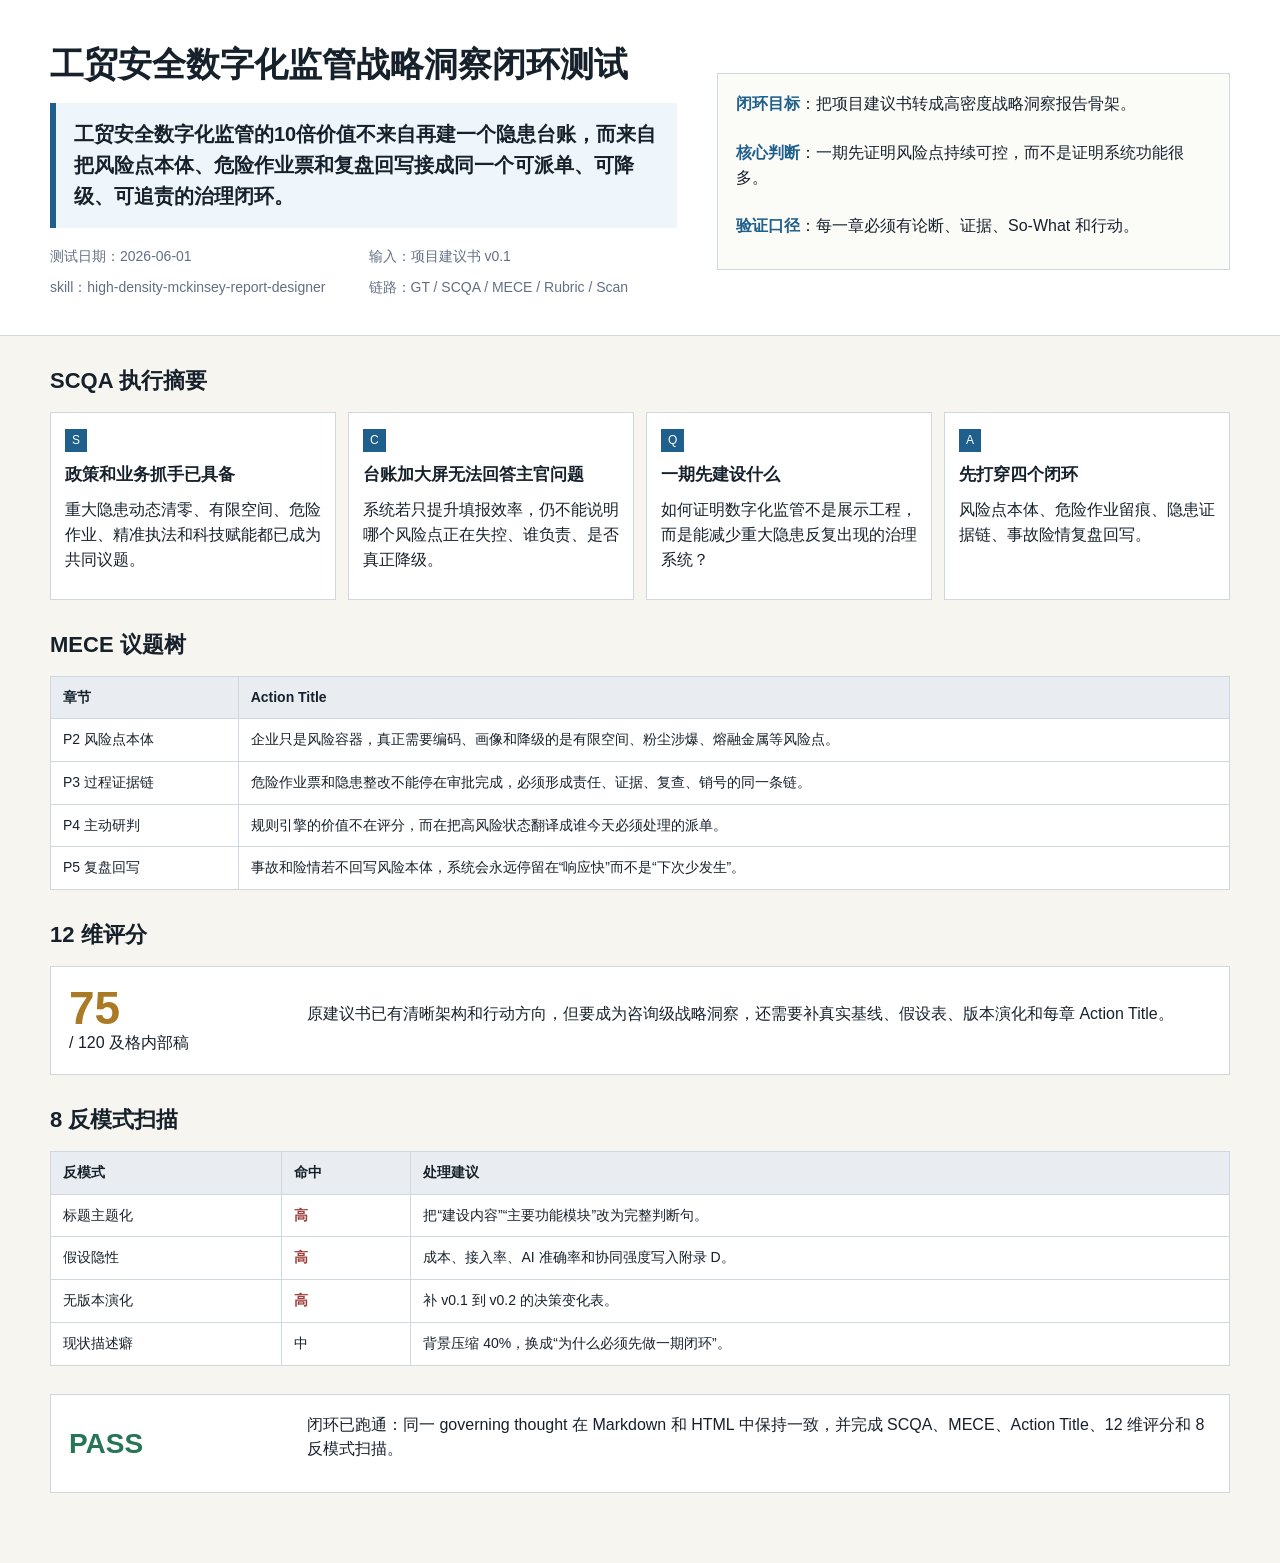
<file: skill-closed-loop/high-density-mckinsey-report-designer/closed-loop-test.html>
<!doctype html>
<html lang="zh-CN">
<head>
  <meta charset="utf-8">
  <meta name="viewport" content="width=device-width, initial-scale=1">
  <title>工贸安全数字化监管战略洞察闭环测试</title>
  <style>
    :root {
      color-scheme: light;
      --ink: #17212b;
      --muted: #627083;
      --line: #cfd7df;
      --paper: #f7f5ef;
      --panel: #ffffff;
      --blue: #1f5f8b;
      --green: #287457;
      --red: #9f3f3a;
      --gold: #ab7a24;
    }

    * { box-sizing: border-box; }

    body {
      margin: 0;
      font-family: "Microsoft YaHei", "PingFang SC", Arial, sans-serif;
      color: var(--ink);
      background: var(--paper);
      line-height: 1.55;
    }

    header {
      border-bottom: 1px solid var(--line);
      background: var(--panel);
    }

    .wrap {
      width: min(1180px, calc(100vw - 40px));
      margin: 0 auto;
    }

    .hero {
      min-height: 330px;
      display: grid;
      grid-template-columns: 1.1fr 0.9fr;
      gap: 40px;
      align-items: center;
      padding: 44px 0 36px;
    }

    h1 {
      margin: 0 0 18px;
      font-size: 34px;
      line-height: 1.2;
      letter-spacing: 0;
    }

    h2 {
      margin: 0 0 14px;
      font-size: 22px;
      letter-spacing: 0;
    }

    h3 {
      margin: 0 0 10px;
      font-size: 17px;
      letter-spacing: 0;
    }

    p { margin: 0 0 12px; }

    .thought {
      border-left: 6px solid var(--blue);
      padding: 16px 18px;
      background: #eef5fb;
      font-size: 20px;
      font-weight: 700;
    }

    .meta {
      display: grid;
      grid-template-columns: repeat(2, minmax(0, 1fr));
      gap: 10px;
      margin-top: 18px;
      color: var(--muted);
      font-size: 14px;
    }

    .signal {
      display: grid;
      gap: 12px;
      border: 1px solid var(--line);
      background: #fbfbf8;
      padding: 18px;
    }

    .signal b {
      color: var(--blue);
    }

    main {
      padding: 28px 0 42px;
    }

    section {
      margin: 0 0 28px;
    }

    .grid {
      display: grid;
      grid-template-columns: repeat(4, minmax(0, 1fr));
      gap: 12px;
    }

    .cell {
      border: 1px solid var(--line);
      background: var(--panel);
      padding: 14px;
      min-height: 140px;
    }

    .cell .tag {
      display: inline-block;
      color: #fff;
      background: var(--blue);
      font-size: 12px;
      padding: 2px 7px;
      margin-bottom: 10px;
    }

    table {
      width: 100%;
      border-collapse: collapse;
      background: var(--panel);
      font-size: 14px;
    }

    th, td {
      border: 1px solid var(--line);
      padding: 10px 12px;
      vertical-align: top;
      text-align: left;
    }

    th {
      background: #e9edf1;
      font-weight: 700;
    }

    .score {
      font-size: 46px;
      line-height: 1;
      color: var(--gold);
      font-weight: 800;
    }

    .verdict {
      display: grid;
      grid-template-columns: 220px 1fr;
      gap: 18px;
      align-items: center;
      border: 1px solid var(--line);
      background: var(--panel);
      padding: 18px;
    }

    .pass {
      color: var(--green);
      font-weight: 800;
      font-size: 28px;
    }

    .risk {
      color: var(--red);
      font-weight: 700;
    }

    @media (max-width: 820px) {
      .hero,
      .verdict {
        grid-template-columns: 1fr;
      }

      .grid {
        grid-template-columns: 1fr;
      }

      .meta {
        grid-template-columns: 1fr;
      }
    }
  </style>
</head>
<body>
  <header>
    <div class="wrap hero">
      <div>
        <h1>工贸安全数字化监管战略洞察闭环测试</h1>
        <p class="thought">工贸安全数字化监管的10倍价值不来自再建一个隐患台账，而来自把风险点本体、危险作业票和复盘回写接成同一个可派单、可降级、可追责的治理闭环。</p>
        <div class="meta">
          <span>测试日期：2026-06-01</span>
          <span>输入：项目建议书 v0.1</span>
          <span>skill：high-density-mckinsey-report-designer</span>
          <span>链路：GT / SCQA / MECE / Rubric / Scan</span>
        </div>
      </div>
      <div class="signal">
        <p><b>闭环目标</b>：把项目建议书转成高密度战略洞察报告骨架。</p>
        <p><b>核心判断</b>：一期先证明风险点持续可控，而不是证明系统功能很多。</p>
        <p><b>验证口径</b>：每一章必须有论断、证据、So-What 和行动。</p>
      </div>
    </div>
  </header>

  <main class="wrap">
    <section>
      <h2>SCQA 执行摘要</h2>
      <div class="grid">
        <div class="cell"><span class="tag">S</span><h3>政策和业务抓手已具备</h3><p>重大隐患动态清零、有限空间、危险作业、精准执法和科技赋能都已成为共同议题。</p></div>
        <div class="cell"><span class="tag">C</span><h3>台账加大屏无法回答主官问题</h3><p>系统若只提升填报效率，仍不能说明哪个风险点正在失控、谁负责、是否真正降级。</p></div>
        <div class="cell"><span class="tag">Q</span><h3>一期先建设什么</h3><p>如何证明数字化监管不是展示工程，而是能减少重大隐患反复出现的治理系统？</p></div>
        <div class="cell"><span class="tag">A</span><h3>先打穿四个闭环</h3><p>风险点本体、危险作业留痕、隐患证据链、事故险情复盘回写。</p></div>
      </div>
    </section>

    <section>
      <h2>MECE 议题树</h2>
      <table>
        <thead><tr><th>章节</th><th>Action Title</th></tr></thead>
        <tbody>
          <tr><td>P2 风险点本体</td><td>企业只是风险容器，真正需要编码、画像和降级的是有限空间、粉尘涉爆、熔融金属等风险点。</td></tr>
          <tr><td>P3 过程证据链</td><td>危险作业票和隐患整改不能停在审批完成，必须形成责任、证据、复查、销号的同一条链。</td></tr>
          <tr><td>P4 主动研判</td><td>规则引擎的价值不在评分，而在把高风险状态翻译成谁今天必须处理的派单。</td></tr>
          <tr><td>P5 复盘回写</td><td>事故和险情若不回写风险本体，系统会永远停留在“响应快”而不是“下次少发生”。</td></tr>
        </tbody>
      </table>
    </section>

    <section>
      <h2>12 维评分</h2>
      <div class="verdict">
        <div>
          <div class="score">75</div>
          <div>/ 120 及格内部稿</div>
        </div>
        <p>原建议书已有清晰架构和行动方向，但要成为咨询级战略洞察，还需要补真实基线、假设表、版本演化和每章 Action Title。</p>
      </div>
    </section>

    <section>
      <h2>8 反模式扫描</h2>
      <table>
        <thead><tr><th>反模式</th><th>命中</th><th>处理建议</th></tr></thead>
        <tbody>
          <tr><td>标题主题化</td><td class="risk">高</td><td>把“建设内容”“主要功能模块”改为完整判断句。</td></tr>
          <tr><td>假设隐性</td><td class="risk">高</td><td>成本、接入率、AI 准确率和协同强度写入附录 D。</td></tr>
          <tr><td>无版本演化</td><td class="risk">高</td><td>补 v0.1 到 v0.2 的决策变化表。</td></tr>
          <tr><td>现状描述癖</td><td>中</td><td>背景压缩 40%，换成“为什么必须先做一期闭环”。</td></tr>
        </tbody>
      </table>
    </section>

    <section class="verdict">
      <div class="pass">PASS</div>
      <p>闭环已跑通：同一 governing thought 在 Markdown 和 HTML 中保持一致，并完成 SCQA、MECE、Action Title、12 维评分和 8 反模式扫描。</p>
    </section>
  </main>
</body>
</html>
</file>
<file: styles.css>
:root {
  --paper: #f6f7f4;
  --surface: #ffffff;
  --ink: #1f2522;
  --muted: #66706b;
  --line: #d8ded7;
  --green: #21886f;
  --green-soft: #e5f3ee;
  --coral: #cf5f3e;
  --coral-soft: #f7e8e2;
  --amber: #b5791b;
  --amber-soft: #fbf0d8;
  --blue: #285f9f;
  --purple: #5a52b1;
  --shadow: 0 18px 45px rgba(34, 41, 38, 0.08);
}

* {
  box-sizing: border-box;
  letter-spacing: 0;
}

html {
  min-width: 320px;
  background: var(--paper);
  color: var(--ink);
  font-family: "Microsoft YaHei", "PingFang SC", "Noto Sans CJK SC", Arial, sans-serif;
}

body {
  margin: 0;
  min-height: 100vh;
  background:
    linear-gradient(90deg, rgba(33, 136, 111, 0.08) 1px, transparent 1px),
    linear-gradient(0deg, rgba(40, 95, 159, 0.07) 1px, transparent 1px),
    var(--paper);
  background-size: 34px 34px;
}

button,
input {
  font: inherit;
}

button {
  cursor: pointer;
}

.topbar {
  position: sticky;
  top: 0;
  z-index: 20;
  display: flex;
  align-items: center;
  justify-content: space-between;
  gap: 24px;
  min-height: 72px;
  padding: 12px 28px;
  border-bottom: 1px solid rgba(31, 37, 34, 0.1);
  background: rgba(246, 247, 244, 0.94);
  backdrop-filter: blur(16px);
}

.brand {
  display: flex;
  align-items: center;
  gap: 12px;
  min-width: 206px;
}

.brand-mark {
  width: 38px;
  height: 38px;
  border: 2px solid var(--green);
  border-radius: 8px;
  background:
    linear-gradient(135deg, transparent 44%, var(--green) 45%, var(--green) 55%, transparent 56%),
    linear-gradient(45deg, transparent 44%, var(--coral) 45%, var(--coral) 55%, transparent 56%),
    #fff;
}

.brand p,
.eyebrow,
.detail-kicker {
  margin: 0 0 4px;
  color: var(--muted);
  font-size: 12px;
  line-height: 1.4;
}

.brand strong {
  display: block;
  font-size: 18px;
  line-height: 1.1;
}

.segmented,
.audience-switch,
.cycle-tabs {
  display: flex;
  align-items: center;
  gap: 4px;
  padding: 4px;
  border: 1px solid var(--line);
  border-radius: 8px;
  background: rgba(255, 255, 255, 0.76);
}

.segment,
.audience,
.cycle-tab {
  display: inline-flex;
  align-items: center;
  justify-content: center;
  gap: 8px;
  min-height: 38px;
  border: 0;
  border-radius: 6px;
  background: transparent;
  color: #3b4640;
  font-size: 14px;
  white-space: nowrap;
}

.segment {
  padding: 0 12px;
}

.segment.active,
.audience.active,
.cycle-tab.active {
  background: #1f2522;
  color: #fff;
  box-shadow: 0 8px 18px rgba(31, 37, 34, 0.16);
}

.segment-icon {
  position: relative;
  display: inline-block;
  width: 15px;
  height: 15px;
  flex: 0 0 15px;
}

.overview-icon {
  border: 2px solid currentColor;
  border-radius: 4px;
}

.overview-icon::after {
  position: absolute;
  inset: 4px;
  border-top: 2px solid currentColor;
  border-left: 2px solid currentColor;
  content: "";
}

.stack-icon,
.route-icon {
  border-top: 2px solid currentColor;
  border-bottom: 2px solid currentColor;
}

.stack-icon::before,
.stack-icon::after,
.route-icon::before,
.route-icon::after {
  position: absolute;
  left: 0;
  right: 0;
  height: 2px;
  background: currentColor;
  content: "";
}

.stack-icon::before {
  top: 5px;
}

.stack-icon::after {
  top: 10px;
}

.loop-icon {
  border: 2px solid currentColor;
  border-left-color: transparent;
  border-radius: 50%;
}

.gauge-icon {
  border: 2px solid currentColor;
  border-bottom-color: transparent;
  border-radius: 50% 50% 0 0;
}

.route-icon::before {
  top: 2px;
  width: 5px;
  border-radius: 8px;
}

.route-icon::after {
  right: 0;
  left: auto;
  bottom: 2px;
  width: 5px;
  border-radius: 8px;
}

main {
  width: min(1440px, 100%);
  margin: 0 auto;
  padding: 28px;
}

.panel {
  display: none;
  animation: fadeIn 220ms ease-out;
}

.panel.active {
  display: block;
}

@keyframes fadeIn {
  from {
    opacity: 0;
    transform: translateY(8px);
  }
  to {
    opacity: 1;
    transform: translateY(0);
  }
}

.cockpit-grid {
  display: grid;
  grid-template-columns: minmax(0, 1.1fr) minmax(430px, 0.9fr);
  gap: 26px;
  min-height: 430px;
  padding: 30px;
  border: 1px solid var(--line);
  border-radius: 8px;
  background: rgba(255, 255, 255, 0.78);
  box-shadow: var(--shadow);
}

.mission {
  display: flex;
  flex-direction: column;
  justify-content: center;
  max-width: 780px;
}

.mission h1,
.section-head h2 {
  margin: 0;
  color: var(--ink);
  font-size: 44px;
  line-height: 1.16;
  font-weight: 800;
}

.lead {
  max-width: 740px;
  margin: 22px 0 0;
  color: #3f4a44;
  font-size: 18px;
  line-height: 1.75;
}

.thesis {
  display: grid;
  grid-template-columns: auto 1fr;
  gap: 12px;
  align-items: center;
  margin: 28px 0 20px;
  padding: 14px 16px;
  border-left: 5px solid var(--amber);
  background: var(--amber-soft);
}

.thesis span {
  color: #725015;
  font-size: 13px;
}

.thesis strong {
  color: #563909;
  font-size: 19px;
}

.audience-switch {
  align-self: flex-start;
}

.audience {
  padding: 0 14px;
}

.audience-copy {
  min-height: 54px;
  max-width: 720px;
  margin: 16px 0 0;
  color: #46514b;
  font-size: 16px;
  line-height: 1.65;
}

.situation {
  display: flex;
  flex-direction: column;
  gap: 18px;
}

.situation-head {
  display: flex;
  align-items: flex-end;
  justify-content: space-between;
  gap: 16px;
  padding-bottom: 12px;
  border-bottom: 1px solid var(--line);
}

.situation-head span {
  color: var(--muted);
  font-size: 13px;
}

.situation-head strong {
  font-size: 20px;
}

.kpi-grid {
  display: grid;
  grid-template-columns: repeat(2, minmax(0, 1fr));
  gap: 14px;
}

.kpi,
.signal-card,
.module-grid article,
.layer-detail,
.flow-board,
.resilience-control,
.resilience-figure,
.roadmap-step,
.decision-board article {
  border: 1px solid var(--line);
  border-radius: 8px;
  background: var(--surface);
}

.kpi {
  min-height: 140px;
  padding: 16px;
}

.kpi span,
.signal-index,
.module-grid span,
.roadmap-step span,
.decision-board span {
  display: inline-flex;
  align-items: center;
  min-height: 24px;
  color: var(--muted);
  font-size: 12px;
  font-weight: 700;
}

.kpi strong {
  display: block;
  margin: 10px 0 6px;
  color: var(--blue);
  font-size: 46px;
  line-height: 1;
}

.kpi p,
.signal-card p,
.module-grid p,
.roadmap-step p,
.decision-board p {
  margin: 0;
  color: var(--muted);
  font-size: 14px;
  line-height: 1.55;
}

.status-strip {
  display: flex;
  gap: 10px;
  align-items: center;
  min-height: 44px;
  padding: 12px 14px;
  border: 1px solid rgba(33, 136, 111, 0.24);
  border-radius: 8px;
  background: var(--green-soft);
  color: #1e5d4f;
  font-size: 14px;
}

.status-strip span {
  width: 10px;
  height: 10px;
  border-radius: 50%;
  background: var(--green);
  box-shadow: 0 0 0 5px rgba(33, 136, 111, 0.15);
}

.signal-row,
.module-grid,
.decision-board {
  display: grid;
  grid-template-columns: repeat(4, minmax(0, 1fr));
  gap: 18px;
  margin-top: 22px;
}

.signal-card {
  min-height: 180px;
  padding: 20px;
  box-shadow: 0 10px 25px rgba(34, 41, 38, 0.05);
}

.signal-card h2,
.module-grid h3,
.roadmap-step h3,
.decision-board h3 {
  margin: 10px 0 8px;
  font-size: 21px;
  line-height: 1.25;
}

.opc-shell {
  padding: 22px;
  border: 1px solid rgba(255, 255, 255, 0.12);
  border-radius: 8px;
  background:
    radial-gradient(circle at 18% 18%, rgba(0, 229, 255, 0.14), transparent 26%),
    radial-gradient(circle at 84% 8%, rgba(255, 171, 64, 0.13), transparent 24%),
    radial-gradient(circle at 72% 88%, rgba(105, 240, 174, 0.1), transparent 28%),
    #111817;
  color: #eef7f2;
  box-shadow: 0 22px 55px rgba(17, 24, 23, 0.22);
}

.opc-hero,
.opc-grid,
.opc-lower-grid {
  display: grid;
  gap: 18px;
}

.opc-hero {
  grid-template-columns: minmax(0, 1fr) 230px;
  align-items: stretch;
  margin-bottom: 18px;
}

.opc-hero > div:first-child,
.opc-health,
.opc-card {
  border: 1px solid rgba(255, 255, 255, 0.14);
  border-radius: 8px;
  background: rgba(255, 255, 255, 0.07);
  box-shadow: inset 0 1px 0 rgba(255, 255, 255, 0.09);
  backdrop-filter: blur(16px);
}

.opc-hero > div:first-child {
  padding: 24px;
}

.opc-kicker {
  margin: 0 0 8px;
  color: #00e5ff;
  font-size: 12px;
  font-weight: 800;
}

.opc-hero h2 {
  margin: 0;
  color: #fff;
  font-size: 40px;
  line-height: 1.12;
}

.opc-hero p:last-child {
  max-width: 760px;
  margin: 14px 0 0;
  color: rgba(238, 247, 242, 0.74);
  font-size: 16px;
  line-height: 1.7;
}

.opc-health {
  display: flex;
  flex-direction: column;
  justify-content: center;
  min-height: 170px;
  padding: 22px;
}

.opc-health span,
.opc-health small,
.opc-card-head span {
  color: rgba(238, 247, 242, 0.58);
  font-size: 12px;
  font-weight: 800;
}

.opc-health strong {
  margin: 8px 0;
  color: #69f0ae;
  font-size: 58px;
  line-height: 1;
}

.opc-grid {
  grid-template-columns: minmax(0, 1.2fr) minmax(360px, 0.88fr);
}

.opc-lower-grid {
  grid-template-columns: minmax(0, 1fr) minmax(330px, 0.72fr) minmax(330px, 0.72fr);
  margin-top: 18px;
}

.opc-card {
  min-height: 260px;
  padding: 18px;
  overflow: hidden;
}

.opc-card-head {
  display: flex;
  align-items: flex-start;
  justify-content: space-between;
  gap: 16px;
  margin-bottom: 16px;
}

.opc-card-head strong {
  color: #fff;
  font-size: 18px;
}

.theme-board,
.task-board {
  min-height: 420px;
}

.opc-theme-grid {
  display: grid;
  grid-template-columns: repeat(3, minmax(0, 1fr));
  gap: 12px;
}

.opc-theme {
  min-height: 142px;
  padding: 14px;
  border: 1px solid rgba(255, 255, 255, 0.12);
  border-radius: 8px;
  background: rgba(255, 255, 255, 0.06);
}

.opc-theme[data-tag="zhongtai"] {
  box-shadow: inset 4px 0 0 #00e5ff;
}

.opc-theme[data-tag="quant"] {
  box-shadow: inset 4px 0 0 #ffab40;
}

.opc-theme[data-tag="liuliang"] {
  box-shadow: inset 4px 0 0 #69f0ae;
}

.opc-theme[data-tag="macro"] {
  box-shadow: inset 4px 0 0 #448aff;
}

.opc-theme[data-tag="zhiku"] {
  box-shadow: inset 4px 0 0 #b388ff;
}

.opc-theme[data-tag="chuangye"] {
  box-shadow: inset 4px 0 0 #d4a574;
}

.opc-theme-top,
.brain-top,
.opc-task-top {
  display: flex;
  align-items: center;
  justify-content: space-between;
  gap: 10px;
}

.opc-theme-icon {
  display: grid;
  place-items: center;
  width: 32px;
  height: 32px;
  border-radius: 8px;
  background: rgba(255, 255, 255, 0.1);
  color: #fff;
  font-size: 15px;
  font-weight: 900;
}

.status-pill,
.priority-pill {
  min-height: 22px;
  padding: 3px 8px;
  border-radius: 8px;
  color: #111817;
  font-size: 11px;
  font-weight: 900;
}

.status-live {
  background: #69f0ae;
}

.status-building,
.status-in-progress {
  background: #00e5ff;
}

.status-planning {
  background: #ffab40;
}

.status-idle {
  background: rgba(238, 247, 242, 0.42);
}

.status-blocked {
  background: #ff5252;
}

.priority-pill {
  background: #b388ff;
}

.opc-theme h3,
.opc-task h3,
.brain-item h3 {
  margin: 12px 0 8px;
  color: #fff;
  font-size: 17px;
  line-height: 1.25;
}

.opc-theme p,
.opc-task p,
.brain-item p,
.automation-note,
.cost-risk,
.zoom-panel li,
.registry-list li,
.pipeline-list li {
  color: rgba(238, 247, 242, 0.7);
  font-size: 13px;
  line-height: 1.55;
}

.score-line,
.brain-meter {
  height: 7px;
  margin-top: 12px;
  border-radius: 8px;
  background: rgba(255, 255, 255, 0.1);
  overflow: hidden;
}

.score-line span,
.brain-meter span {
  display: block;
  height: 100%;
  border-radius: 8px;
  background: linear-gradient(90deg, #00e5ff, #69f0ae);
}

.task-distribution {
  display: grid;
  grid-template-columns: repeat(4, minmax(0, 1fr));
  gap: 8px;
  margin-bottom: 12px;
}

.task-stat {
  min-height: 62px;
  padding: 10px;
  border: 1px solid rgba(255, 255, 255, 0.1);
  border-radius: 8px;
  background: rgba(255, 255, 255, 0.06);
}

.task-stat strong {
  display: block;
  color: #fff;
  font-size: 24px;
  line-height: 1;
}

.task-stat span {
  color: rgba(238, 247, 242, 0.58);
  font-size: 11px;
}

.opc-task-list,
.brain-list {
  display: grid;
  gap: 10px;
}

.opc-task,
.brain-item,
.zoom-panel,
.automation-note {
  padding: 12px;
  border: 1px solid rgba(255, 255, 255, 0.1);
  border-radius: 8px;
  background: rgba(255, 255, 255, 0.055);
}

.opc-task h3 {
  margin-top: 10px;
}

.opc-task small {
  color: rgba(238, 247, 242, 0.54);
}

.brain-board,
.cost-board {
  min-height: 360px;
}

.cost-chart,
.backflow-chart {
  display: flex;
  align-items: end;
  gap: 8px;
  height: 112px;
  margin-bottom: 18px;
  padding: 12px;
  border: 1px solid rgba(255, 255, 255, 0.1);
  border-radius: 8px;
  background: rgba(255, 255, 255, 0.045);
}

.cost-bar,
.backflow-bar {
  flex: 1;
  min-width: 14px;
  border-radius: 6px 6px 0 0;
  background: linear-gradient(180deg, #ffab40, #ff5252);
}

.backflow-bar {
  background: linear-gradient(180deg, #69f0ae, #00e5ff);
}

.zoom-buttons {
  display: flex;
  flex-wrap: wrap;
  gap: 8px;
  margin-bottom: 12px;
}

.zoom-button {
  min-height: 34px;
  padding: 0 12px;
  border: 1px solid rgba(255, 255, 255, 0.18);
  border-radius: 8px;
  background: rgba(255, 255, 255, 0.08);
  color: #eef7f2;
}

.zoom-button.active {
  background: #eef7f2;
  color: #111817;
}

.zoom-panel h3 {
  margin: 0 0 10px;
  color: #fff;
}

.zoom-panel ul,
.registry-list,
.pipeline-list {
  display: grid;
  gap: 8px;
  margin: 0;
}

.zoom-panel ul,
.registry-list {
  padding-left: 18px;
}

.pipeline-list {
  padding-left: 26px;
}

.section-head {
  display: grid;
  gap: 8px;
  max-width: 880px;
  margin-bottom: 24px;
}

.section-head p:last-child {
  margin: 0;
  color: var(--muted);
  font-size: 17px;
  line-height: 1.65;
}

.architecture-layout {
  display: grid;
  grid-template-columns: 280px minmax(300px, 0.72fr) minmax(420px, 1fr);
  gap: 18px;
  align-items: stretch;
}

.layer-stack {
  display: grid;
  gap: 10px;
}

.layer-card {
  display: grid;
  grid-template-columns: 46px 1fr;
  gap: 2px 12px;
  align-items: center;
  min-height: 78px;
  padding: 14px;
  border: 1px solid var(--line);
  border-radius: 8px;
  background: rgba(255, 255, 255, 0.9);
  color: var(--ink);
  text-align: left;
}

.layer-card span {
  grid-row: span 2;
  display: grid;
  place-items: center;
  width: 44px;
  height: 44px;
  border-radius: 8px;
  background: #e9ece8;
  color: var(--ink);
  font-weight: 800;
}

.layer-card strong {
  font-size: 17px;
}

.layer-card small {
  color: var(--muted);
  font-size: 12px;
}

.layer-card.active {
  border-color: rgba(33, 136, 111, 0.55);
  background: #eef8f4;
  box-shadow: inset 4px 0 0 var(--green);
}

.layer-card.active span {
  background: var(--green);
  color: #fff;
}

.layer-detail {
  padding: 24px;
  min-height: 430px;
}

.layer-detail h3 {
  margin: 0 0 14px;
  font-size: 30px;
}

.layer-detail p {
  margin: 0 0 18px;
  color: #45504a;
  font-size: 16px;
  line-height: 1.7;
}

.layer-detail dl {
  display: grid;
  gap: 12px;
  margin: 0;
}

.layer-detail dl div {
  padding-top: 12px;
  border-top: 1px solid var(--line);
}

.layer-detail dt {
  margin-bottom: 4px;
  color: var(--muted);
  font-size: 12px;
  font-weight: 700;
}

.layer-detail dd {
  margin: 0;
  color: var(--ink);
  font-size: 15px;
  line-height: 1.5;
}

.flow-board {
  display: grid;
  min-height: 430px;
  padding: 14px;
  overflow: hidden;
}

.flow-board svg {
  width: 100%;
  height: 100%;
  min-height: 390px;
}

.flow-line {
  color: var(--green);
  fill: none;
  stroke: currentColor;
  stroke-width: 3;
}

.flow-line.control {
  color: var(--coral);
  stroke-dasharray: 7 7;
}

.flow-line text {
  fill: currentColor;
  stroke: none;
  font-size: 14px;
  font-weight: 700;
}

.flow-node rect {
  fill: #fff;
  stroke: #cfd7d0;
}

.flow-node text {
  text-anchor: middle;
  fill: var(--ink);
  font-size: 15px;
  font-weight: 700;
}

.flow-node text:first-of-type {
  fill: var(--blue);
  font-size: 18px;
}

.module-grid {
  grid-template-columns: repeat(3, minmax(0, 1fr));
}

.module-grid article {
  min-height: 156px;
  padding: 20px;
}

.cycle-layout {
  display: grid;
  grid-template-columns: minmax(0, 1fr) 360px;
  gap: 22px;
  align-items: stretch;
}

.cycle-viz {
  min-height: 660px;
  border: 1px solid var(--line);
  border-radius: 8px;
  background: var(--surface);
  box-shadow: var(--shadow);
  overflow: hidden;
}

.cycle-viz svg {
  width: 100%;
  height: 100%;
  min-height: 640px;
}

.cycle-title {
  fill: var(--ink);
  font-size: 20px;
  font-weight: 800;
}

.cycle-subtitle,
.ring-note,
.interface-copy,
.mobius-label {
  fill: var(--muted);
  font-size: 12px;
}

.ring-bg {
  opacity: 0.62;
}

.ring-bg.normal {
  fill: var(--green-soft);
}

.ring-bg.emergency {
  fill: var(--coral-soft);
}

.ring-path {
  fill: none;
  stroke-width: 2.4;
}

.ring-path.normal {
  stroke: var(--green);
}

.ring-path.emergency {
  stroke: var(--coral);
}

.ring-label {
  font-size: 17px;
  font-weight: 800;
}

.ring-label.normal,
.ring-note.normal {
  fill: #176552;
}

.ring-label.emergency,
.ring-note.emergency {
  fill: #8c351f;
}

.cycle-node circle {
  stroke-width: 1;
}

.cycle-node text {
  text-anchor: middle;
  dominant-baseline: middle;
  font-size: 12px;
  font-weight: 700;
}

.normal-node circle {
  fill: #dff2ed;
  stroke: var(--green);
}

.normal-node text {
  fill: #134e40;
}

.plan-node circle {
  fill: var(--amber-soft);
  stroke: var(--amber);
  stroke-dasharray: 5 4;
}

.plan-node text {
  fill: #6b4914;
}

.emergency-node circle {
  fill: var(--coral-soft);
  stroke: var(--coral);
}

.emergency-node text {
  fill: #74301e;
}

.review-node circle {
  fill: #eeecfb;
  stroke: var(--purple);
  stroke-dasharray: 5 4;
}

.review-node text {
  fill: #302a72;
}

.risk-glow {
  fill: rgba(181, 121, 27, 0.18);
  stroke: var(--amber);
  stroke-width: 1.5;
  animation: riskPulse 2.2s ease-in-out infinite;
}

.risk-core {
  fill: #fff7e8;
  stroke: var(--amber);
  stroke-width: 2.4;
}

.risk-title {
  fill: #5f3d0a;
  font-size: 15px;
  font-weight: 800;
}

.risk-copy {
  fill: #765116;
  font-size: 11px;
  font-weight: 700;
}

.interface-copy {
  fill: #765116;
  font-weight: 700;
}

.mobius-path {
  fill: none;
  stroke: transparent;
}

.mobius-ball {
  fill: var(--purple);
}

.mobius-tail {
  fill: var(--purple);
  opacity: 0.34;
}

.mobius-label {
  fill: var(--purple);
  font-weight: 800;
}

.theory-row text {
  fill: var(--blue);
  font-size: 11px;
  font-weight: 700;
}

.cycle-slogan {
  fill: #202622;
}

.cycle-slogan-text {
  fill: #fff;
  font-size: 14px;
  font-weight: 800;
}

.focus-normal .cycle-emergency,
.focus-emergency .cycle-normal,
.focus-risk .cycle-normal,
.focus-risk .cycle-emergency,
.focus-mobius .cycle-normal,
.focus-mobius .cycle-emergency {
  opacity: 0.34;
}

.focus-emergency .cycle-emergency,
.focus-normal .cycle-normal,
.focus-risk .cycle-risk {
  opacity: 1;
}

.focus-mobius .mobius-ball,
.focus-mobius .mobius-tail,
.focus-mobius .mobius-label {
  filter: drop-shadow(0 0 7px rgba(90, 82, 177, 0.55));
}

@keyframes riskPulse {
  0%,
  100% {
    r: 42;
    opacity: 0.88;
  }
  50% {
    r: 47;
    opacity: 0.58;
  }
}

.cycle-panel {
  display: flex;
  flex-direction: column;
  gap: 16px;
  min-height: 660px;
  padding: 20px;
  border: 1px solid var(--line);
  border-radius: 8px;
  background: rgba(255, 255, 255, 0.86);
}

.cycle-tabs {
  align-self: stretch;
  flex-wrap: wrap;
}

.cycle-tab {
  flex: 1 1 120px;
  padding: 0 12px;
}

.cycle-copy {
  padding-top: 8px;
}

.cycle-copy span {
  color: var(--green);
  font-size: 13px;
  font-weight: 800;
}

.cycle-copy h3 {
  margin: 8px 0 10px;
  font-size: 26px;
  line-height: 1.28;
}

.cycle-copy p,
.compact-list {
  color: #46514b;
  font-size: 15px;
  line-height: 1.75;
}

.compact-list {
  display: grid;
  gap: 10px;
  margin: auto 0 0;
  padding: 16px 0 0 18px;
  border-top: 1px solid var(--line);
}

.resilience-layout {
  display: grid;
  grid-template-columns: 370px minmax(0, 1fr);
  gap: 22px;
  align-items: stretch;
}

.resilience-control {
  display: flex;
  flex-direction: column;
  gap: 22px;
  min-height: 620px;
  padding: 24px;
}

.index-readout {
  padding-bottom: 18px;
  border-bottom: 1px solid var(--line);
}

.index-readout span {
  color: var(--muted);
  font-size: 13px;
  font-weight: 800;
}

.index-readout strong {
  display: block;
  margin: 10px 0;
  color: var(--green);
  font-size: 76px;
  line-height: 1;
}

.index-readout p {
  min-height: 54px;
  margin: 0;
  color: #45504a;
  font-size: 15px;
  line-height: 1.6;
}

.slider-row {
  display: grid;
  grid-template-columns: 82px 1fr 42px;
  gap: 12px;
  align-items: center;
  color: var(--ink);
  font-size: 15px;
  font-weight: 700;
}

.slider-row output {
  color: var(--blue);
  text-align: right;
  font-weight: 800;
}

input[type="range"] {
  width: 100%;
  accent-color: var(--green);
}

.formula {
  margin-top: auto;
  padding: 16px;
  border-left: 5px solid var(--amber);
  background: var(--amber-soft);
  color: #5f3d0a;
  font-size: 16px;
  font-weight: 800;
  line-height: 1.5;
}

.resilience-figure {
  display: grid;
  place-items: center;
  min-height: 620px;
  margin: 0;
  padding: 14px;
  overflow: auto;
}

.resilience-figure img {
  width: 100%;
  min-width: 760px;
  height: auto;
  display: block;
}

.roadmap {
  display: grid;
  grid-template-columns: repeat(4, minmax(0, 1fr));
  gap: 18px;
}

.roadmap-step {
  display: flex;
  flex-direction: column;
  min-height: 300px;
  padding: 22px;
}

.roadmap-step span,
.decision-board span {
  display: grid;
  place-items: center;
  width: 38px;
  height: 38px;
  border-radius: 8px;
  background: #e9ece8;
  color: var(--ink);
}

.roadmap-step p {
  margin-bottom: 18px;
}

.roadmap-step strong {
  margin-top: auto;
  color: var(--green);
  font-size: 14px;
  line-height: 1.6;
}

.decision-board {
  grid-template-columns: repeat(3, minmax(0, 1fr));
}

.decision-board article {
  min-height: 160px;
  padding: 20px;
}

.footer {
  display: flex;
  justify-content: center;
  gap: 18px;
  flex-wrap: wrap;
  padding: 18px 28px 28px;
  color: var(--muted);
  font-size: 13px;
}

.footer span + span::before {
  margin-right: 18px;
  color: #a6ada8;
  content: "/";
}

@media (prefers-reduced-motion: reduce) {
  *,
  *::before,
  *::after {
    animation-duration: 0.01ms !important;
    animation-iteration-count: 1 !important;
    scroll-behavior: auto !important;
  }
}

@media (max-width: 1180px) {
  .topbar {
    align-items: flex-start;
    flex-direction: column;
  }

  .segmented {
    width: 100%;
    overflow-x: auto;
  }

  .cockpit-grid,
  .architecture-layout,
  .cycle-layout,
  .resilience-layout,
  .opc-hero,
  .opc-grid,
  .opc-lower-grid {
    grid-template-columns: 1fr;
  }

  .signal-row,
  .roadmap {
    grid-template-columns: repeat(2, minmax(0, 1fr));
  }

  .layer-detail,
  .flow-board,
  .cycle-viz,
  .cycle-panel,
  .resilience-control,
  .resilience-figure {
    min-height: auto;
  }
}

@media (max-width: 760px) {
  .topbar {
    padding: 12px 16px;
  }

  main {
    padding: 16px;
  }

  .cockpit-grid {
    padding: 20px;
  }

  .mission h1,
  .section-head h2 {
    font-size: 31px;
  }

  .lead {
    font-size: 16px;
  }

  .thesis {
    grid-template-columns: 1fr;
  }

  .kpi-grid,
  .signal-row,
  .module-grid,
  .roadmap,
  .decision-board,
  .opc-theme-grid,
  .task-distribution {
    grid-template-columns: 1fr;
  }

  .flow-board svg {
    min-width: 640px;
  }

  .flow-board {
    overflow-x: auto;
  }

  .cycle-viz {
    overflow-x: auto;
  }

  .cycle-viz svg {
    min-width: 660px;
  }

  .slider-row {
    grid-template-columns: 1fr 48px;
  }

  .slider-row input {
    grid-column: 1 / -1;
    grid-row: 2;
  }

  .resilience-figure img {
    min-width: 640px;
  }
}
</file>
